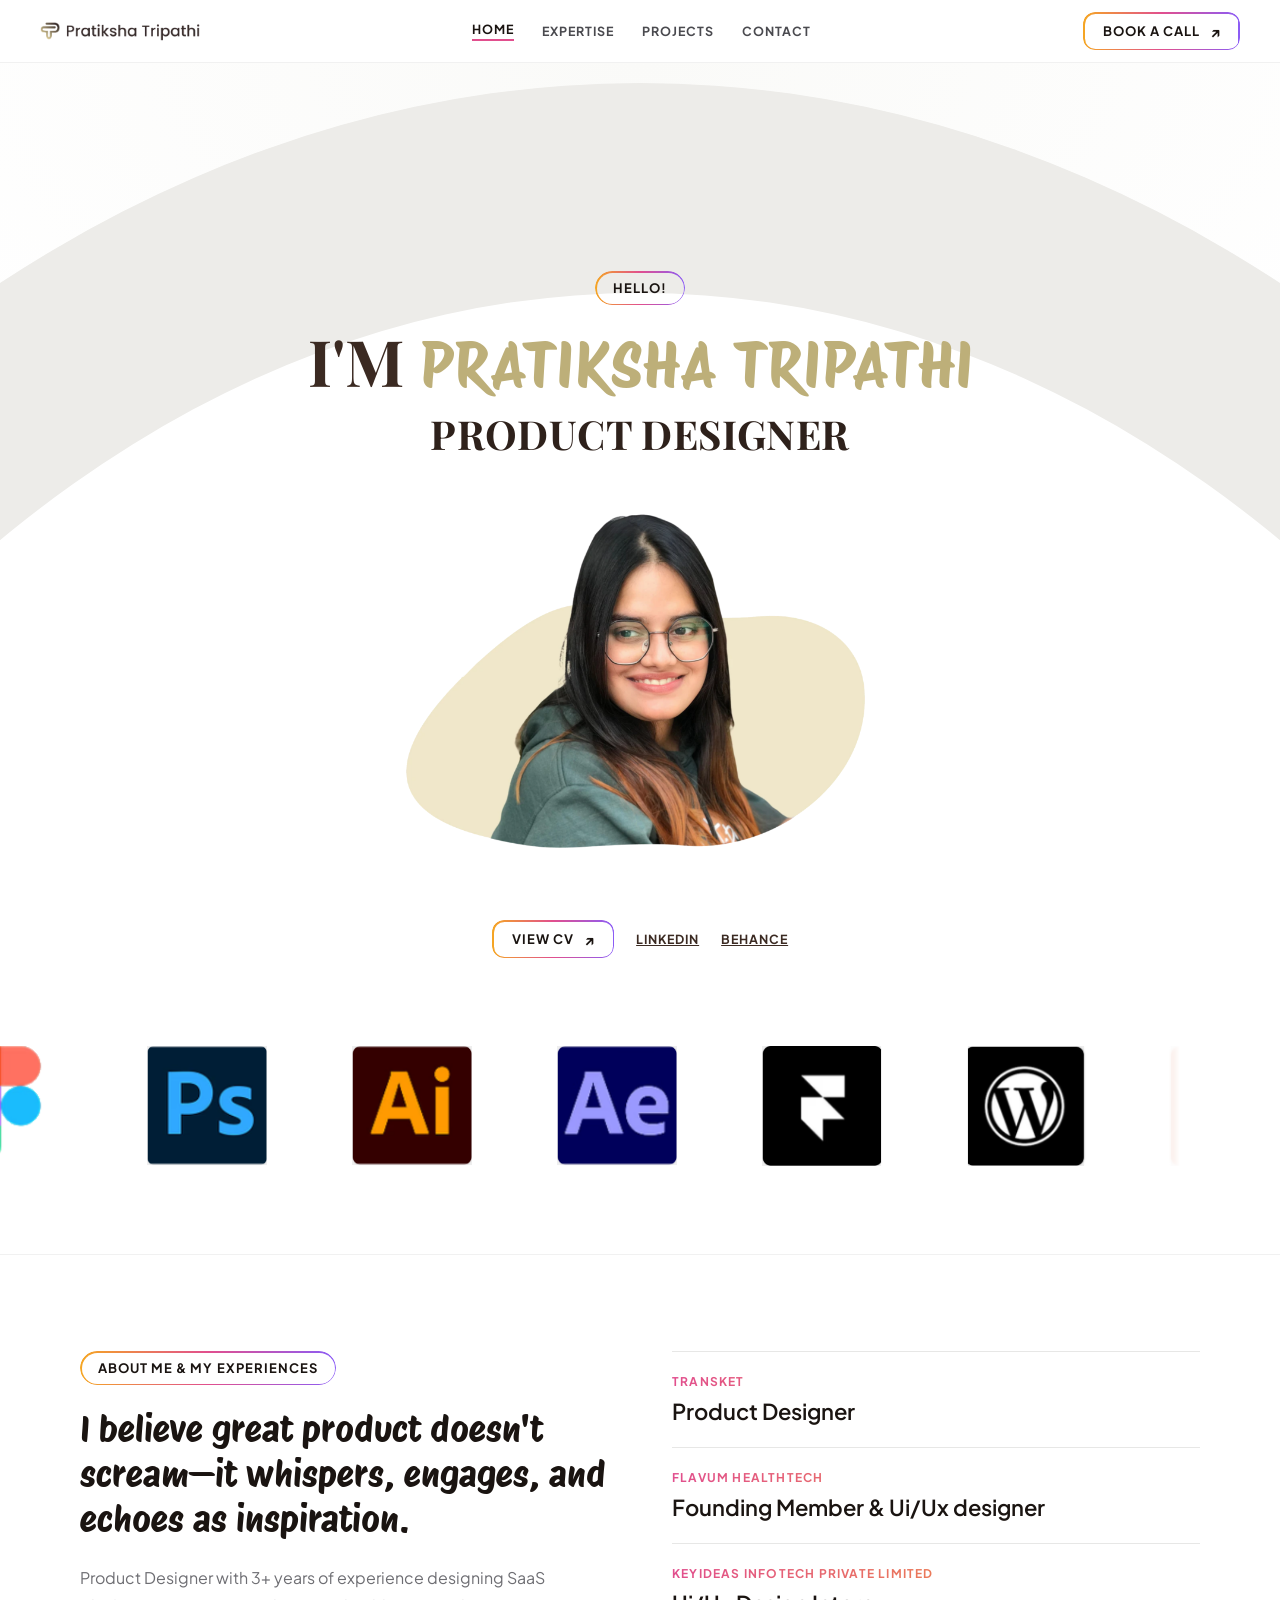
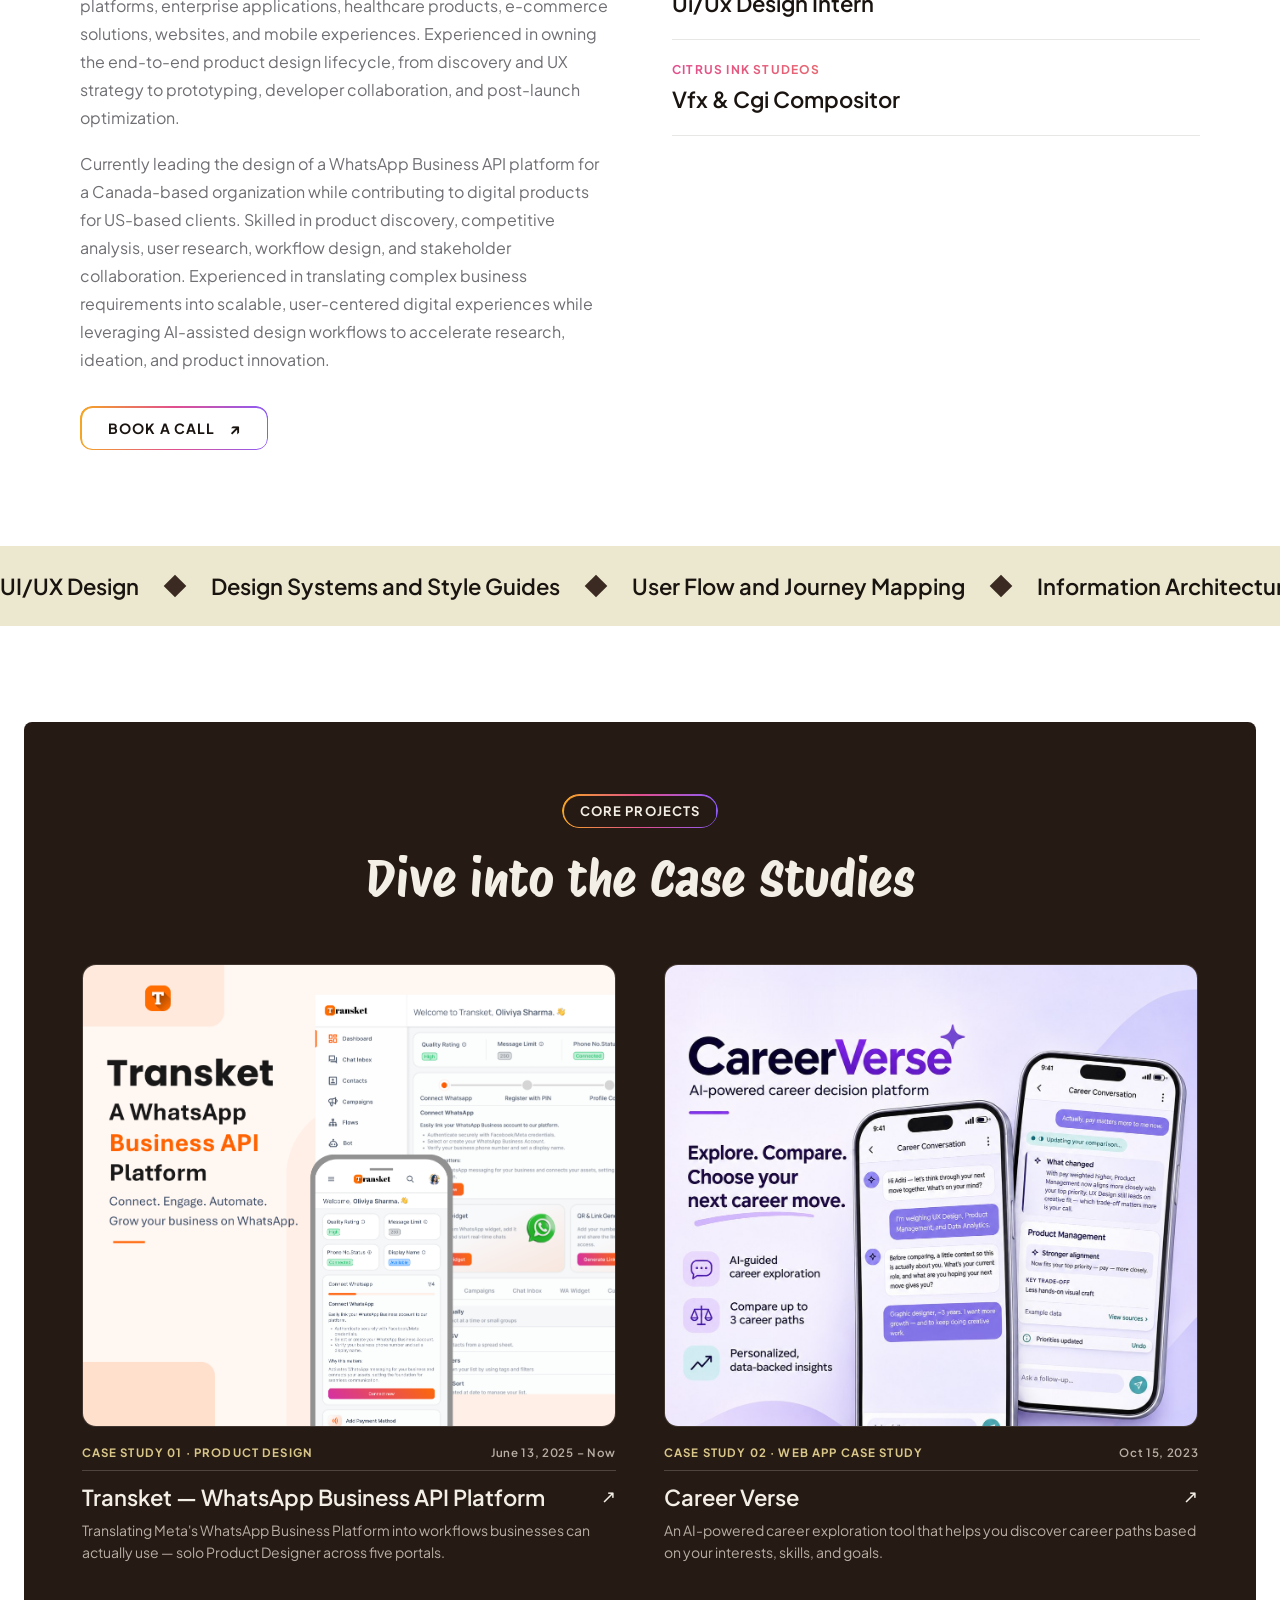
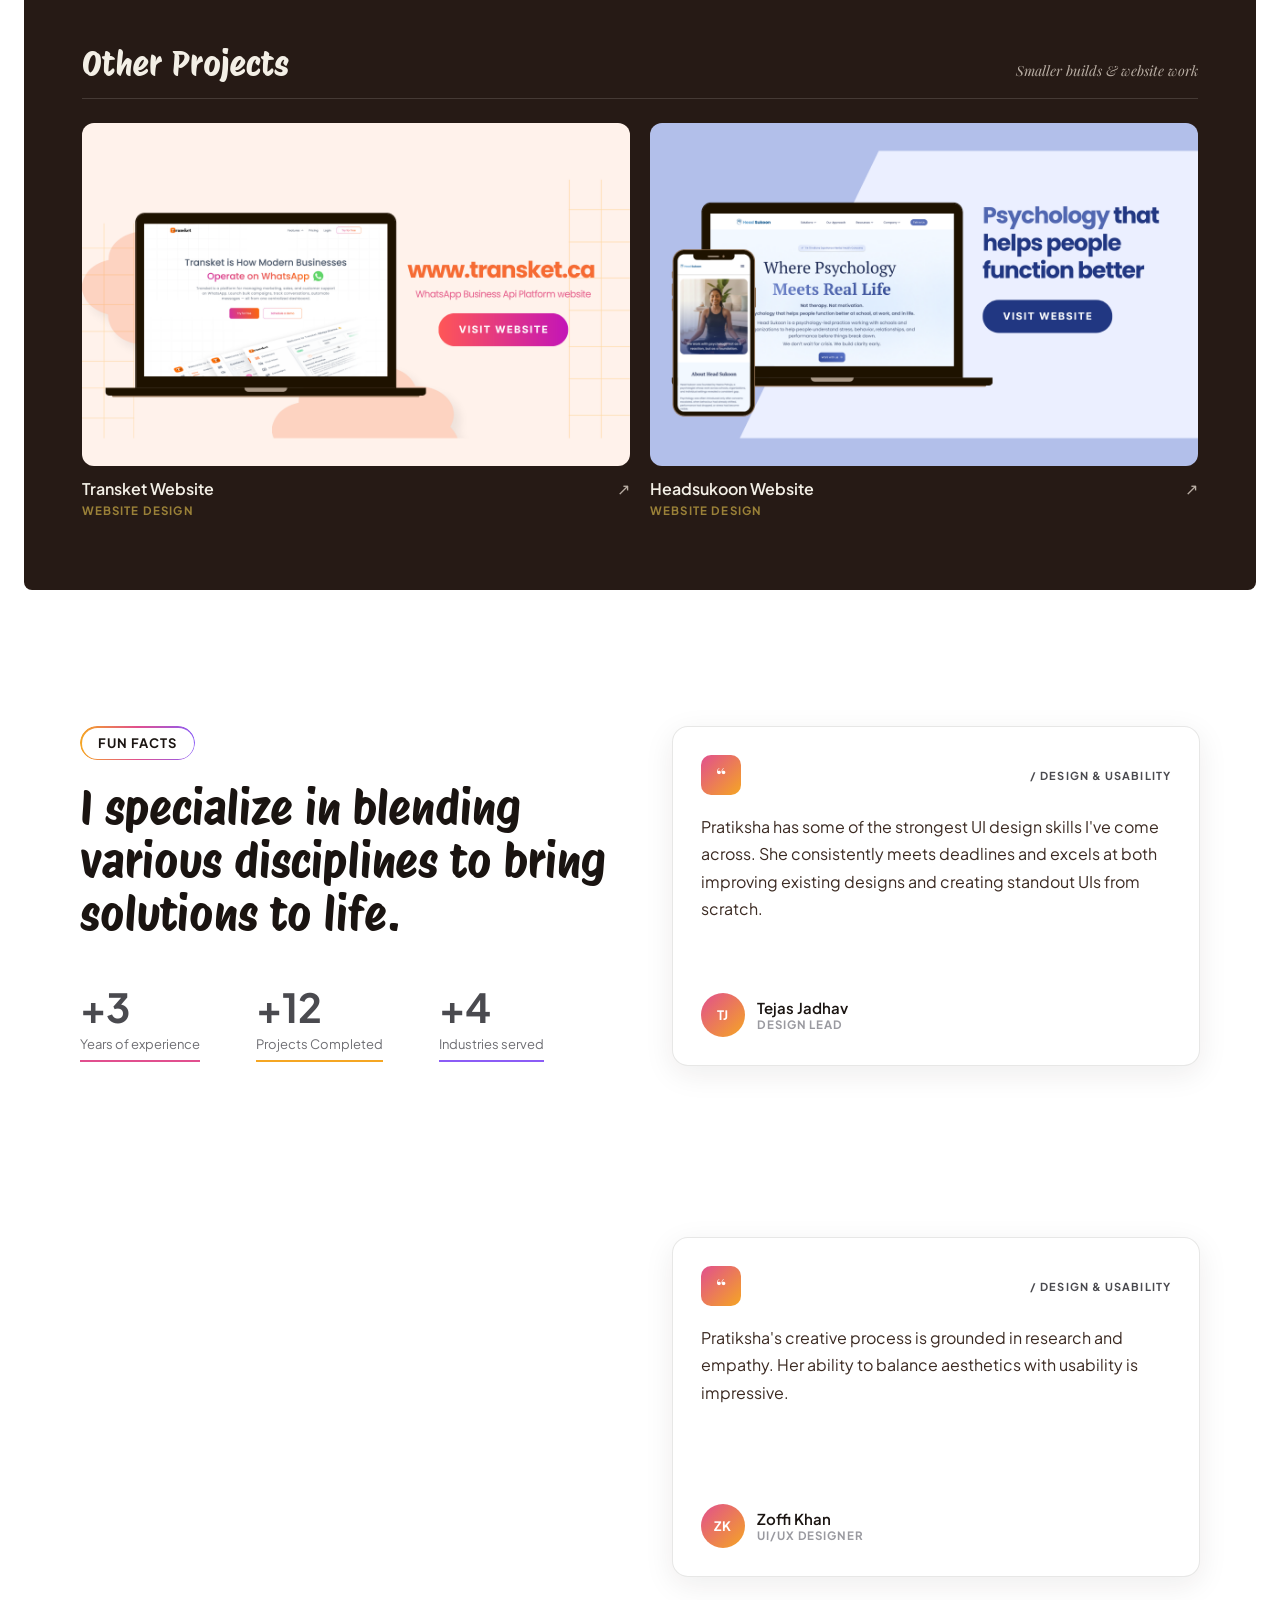
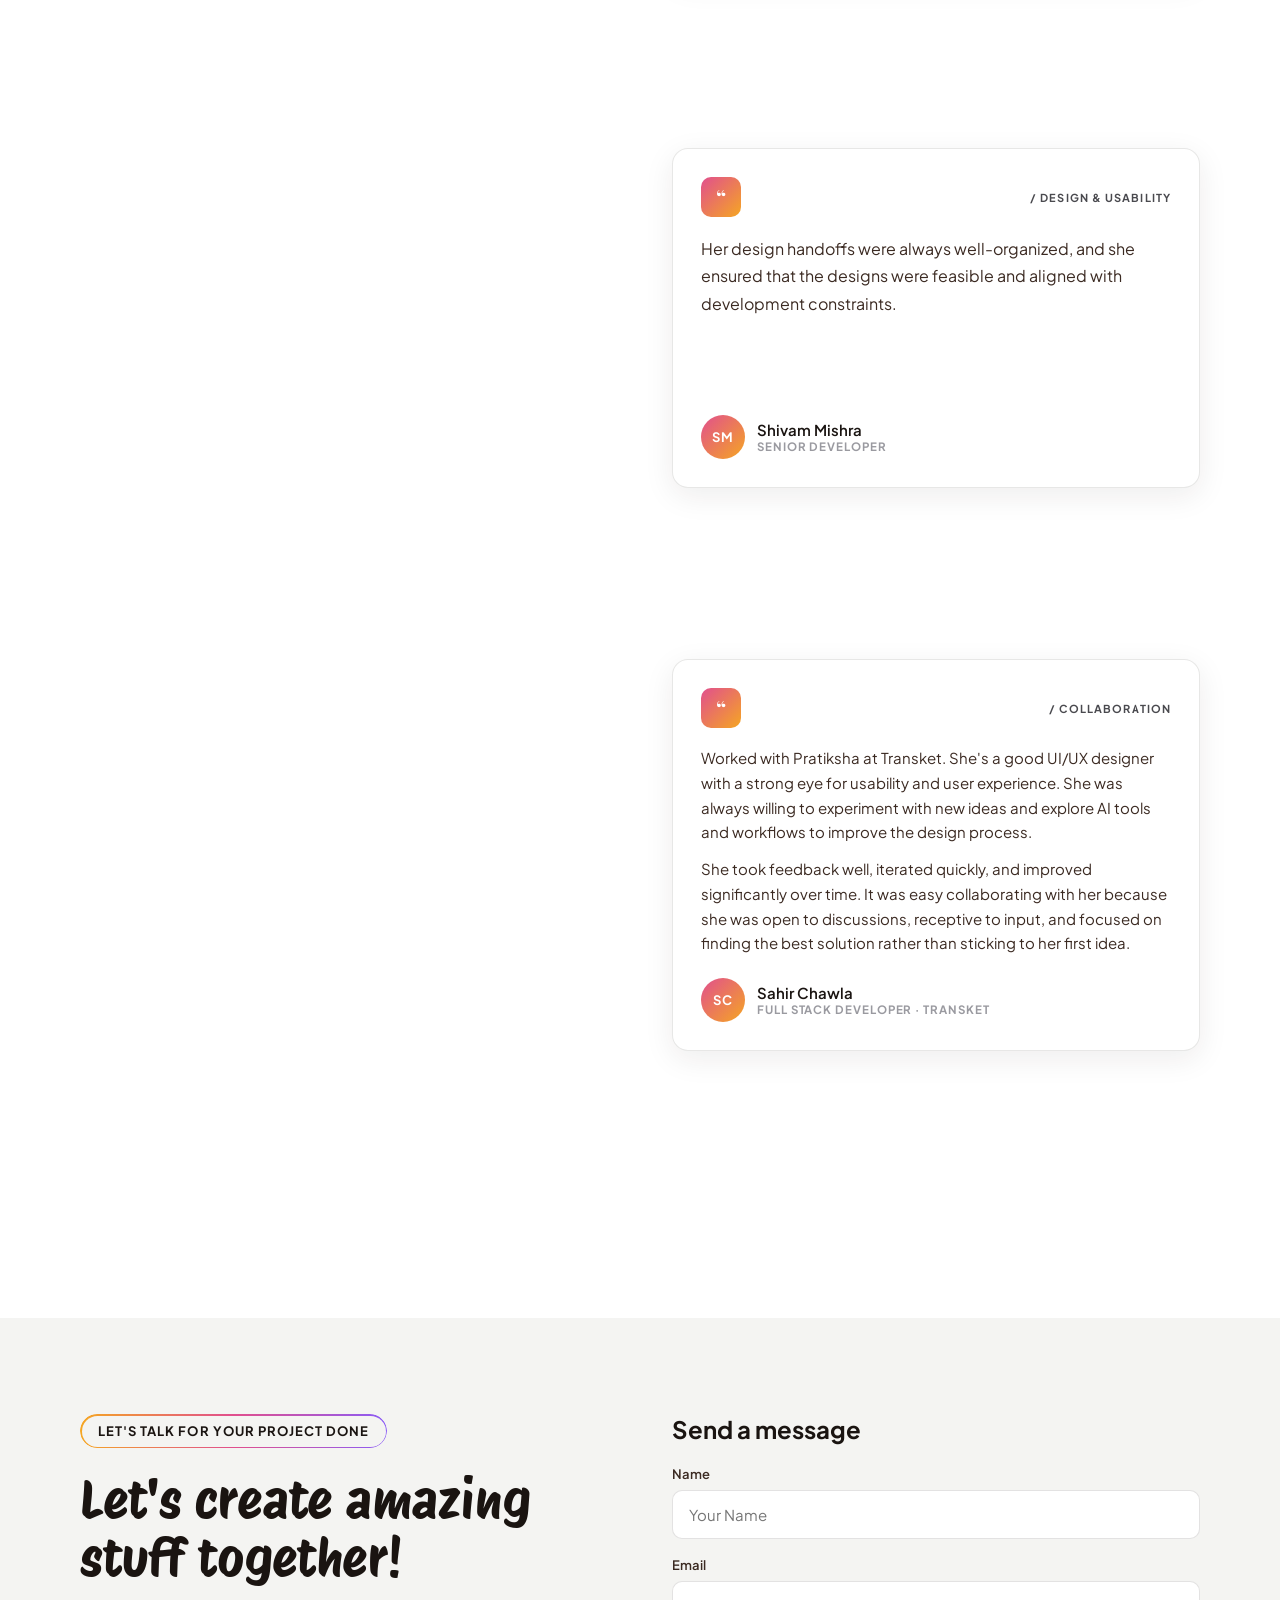
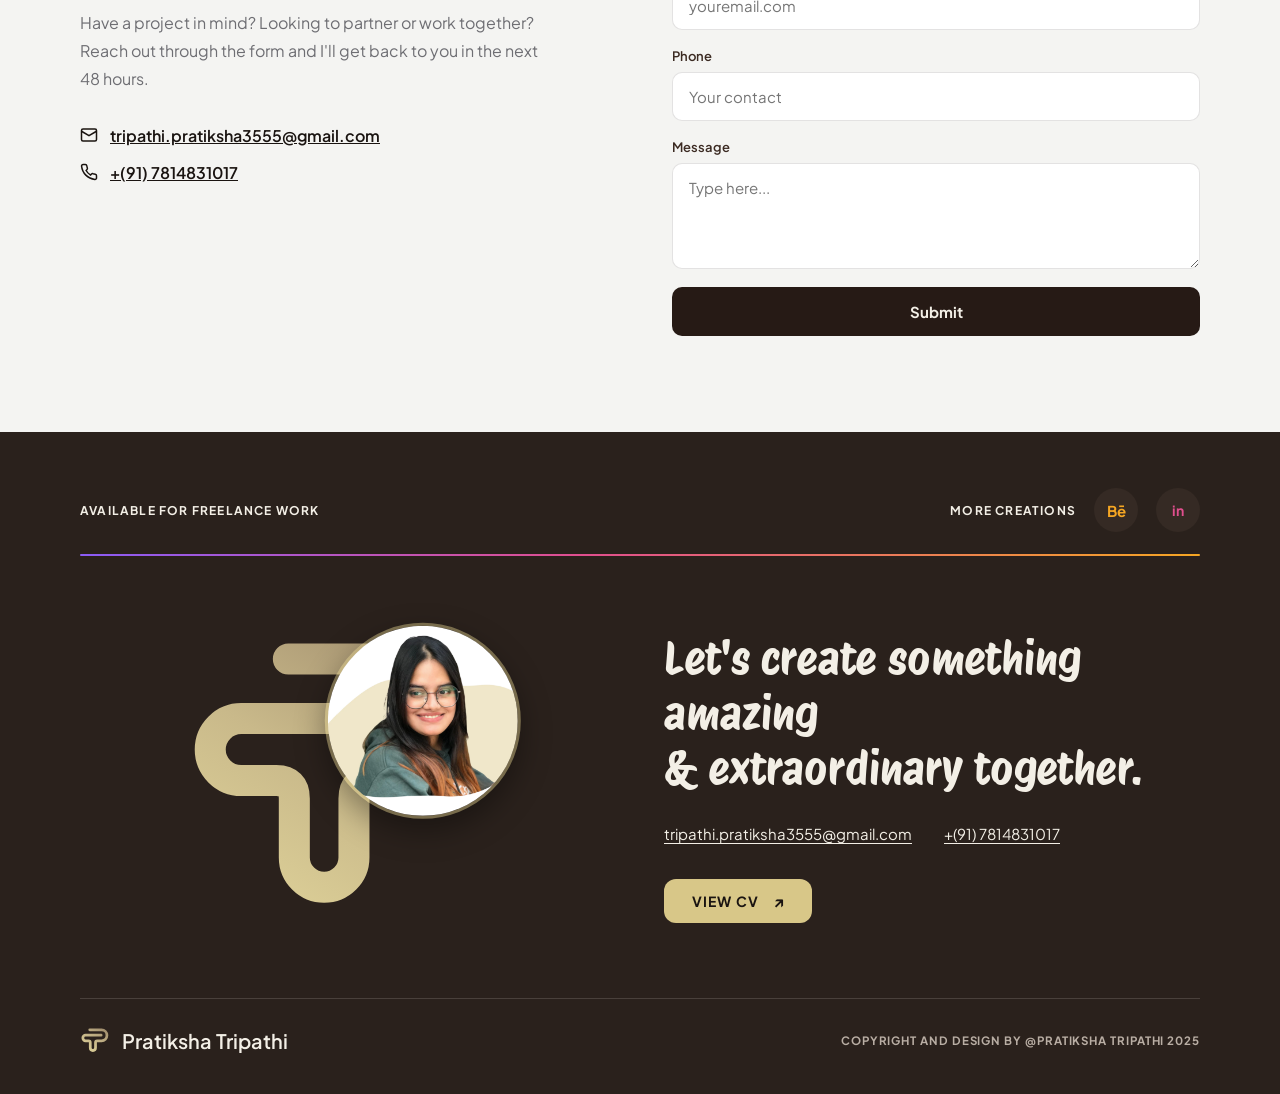
<file: index.html>
<!DOCTYPE html>
<html>
<head>
<meta charset="utf-8">
<meta name="viewport" content="width=device-width, initial-scale=1">
<title>Pratiksha Tripathi Portfolio</title>
<link rel="stylesheet" href="https://fonts.googleapis.com/css2?family=Caveat:wght@700&family=Permanent+Marker&family=Playfair+Display:ital,wght@0,500;0,600;0,700;0,800;1,500&family=Plus+Jakarta+Sans:ital,wght@0,400;0,500;0,600;0,700;0,800;1,400&family=Protest+Riot&display=swap">
<style id="share-shim">
x-dc, helmet, sc-if { display: contents; }
x-import[component-from-global-scope$=".Button"] {
  position: relative; display: inline-flex; align-items: center; gap: 14px; box-sizing: border-box;
  height: 44px; padding: 0 28px; border-radius: 12px; cursor: pointer; white-space: nowrap;
  font: 700 14px/1 'Plus Jakarta Sans', sans-serif; letter-spacing: 0.08em; text-transform: uppercase; color: #1A1411;
}
x-import[component-from-global-scope$=".Button"]:focus-visible { outline: 2px solid #E14F8E; outline-offset: 3px; }
x-import[component-from-global-scope$=".Button"][size="sm"] { height: 38px; padding: 0 20px; gap: 10px; font-size: 13px; }
x-import[component-from-global-scope$=".Button"][variant="outline"]::before {
  content: ""; position: absolute; inset: 0; padding: 1.5px; border-radius: inherit;
  background: linear-gradient(90deg, #F5A623, #E14F8E 50%, #8B5CF6);
  -webkit-mask: linear-gradient(#000 0 0) content-box, linear-gradient(#000 0 0); -webkit-mask-composite: xor;
  mask: linear-gradient(#000 0 0) content-box exclude, linear-gradient(#000 0 0); pointer-events: none;
}
x-import[component-from-global-scope$=".Button"][variant="gold"] { background: #D8C788; }
x-import[component-from-global-scope$=".Button"][variant="ghost"] { padding: 0 4px; text-decoration: underline; text-underline-offset: 4px; }
x-import[component-from-global-scope$=".Button"][arrow]::after { content: "\2197"; font-size: 1.15em; letter-spacing: 0; }
x-import[component-from-global-scope$=".Avatar"] {
  display: inline-flex; align-items: center; justify-content: center; width: 44px; height: 44px; flex-shrink: 0; border-radius: 50%;
  background: linear-gradient(135deg, #E14F8E, #F5A623); color: #fff; font: 700 13px/1 'Plus Jakarta Sans', sans-serif; letter-spacing: 0.04em;
}
.share-video { display: flex; flex-direction: column; align-items: center; justify-content: center; gap: 10px; width: 100%; height: 100%;
  text-decoration: none; color: #F3EFE6; font: 700 12.5px/1.2 'Plus Jakarta Sans', sans-serif; letter-spacing: 0.08em; text-transform: uppercase;
  background: radial-gradient(circle at 50% 40%, #3B2A22, #1A1411 70%); }
.share-video span.play { width: 52px; height: 52px; border-radius: 50%; display: grid; place-items: center; font-size: 18px; letter-spacing: 0;
  background: linear-gradient(135deg, #E14F8E, #F5A623); color: #fff; }
.share-video:hover span.play { transform: scale(1.06); }
.share-video:focus-visible { outline: 2px solid #E14F8E; outline-offset: -4px; }

[data-hv="1"]:hover{color:#1A1411 !important}
[data-hv="2"]:hover{color:#1A1411 !important}
[data-hv="3"]:hover{color:#1A1411 !important}
[data-hv="4"]:hover{transform:scale(1.02) !important}
[data-hv="5"]:hover{transform:scale(1.02) !important}
[data-hv="6"]:hover{background:#3B2A22 !important}
[data-hv="7"]:hover{background:#3F332C !important}
[data-hv="8"]:hover{background:#3F332C !important}
[data-hv="9"]:hover{color:#D8C788 !important}
[data-hv="10"]:hover{color:#D8C788 !important}
</style>

<script>
document.addEventListener('DOMContentLoaded', function () {
  document.querySelectorAll('x-import[component-from-global-scope$=".Button"]').forEach(function (b) {
    var href = b.getAttribute('href');
    b.setAttribute('role', 'link'); b.tabIndex = 0;
    function go() {
      if (!href || href === '#') return;
      if (b.getAttribute('target') === '_blank' || /^https?:/.test(href)) { var a = document.createElement('a'); a.href = href; a.target = '_blank'; a.rel = 'noopener'; document.body.appendChild(a); a.click(); a.remove(); }
      else location.href = href;
    }
    b.addEventListener('click', go);
    b.addEventListener('keydown', function (e) { if (e.key === 'Enter') go(); });
  });
  document.querySelectorAll('x-import[component-from-global-scope$=".Avatar"]').forEach(function (a) {
    a.textContent = (a.getAttribute('name') || '').split(/\s+/).map(function (w) { return w[0] || ''; }).join('').slice(0, 2).toUpperCase();
  });
  var bar = document.getElementById('share-progress');
  var tocIds = Array.prototype.map.call(document.querySelectorAll('[data-toc]'), function (el) { return el.getAttribute('data-toc'); })
    .filter(function (v, i, arr) { return arr.indexOf(v) === i; });
  function onScroll() {
    var doc = document.documentElement, max = doc.scrollHeight - window.innerHeight;
    if (bar) bar.style.width = (max > 0 ? Math.min(100, Math.max(0, window.scrollY / max * 100)) : 0) + '%';
    if (!tocIds.length) return;
    var active = '', y = window.scrollY + 140;
    tocIds.forEach(function (id) { var el = document.getElementById(id); if (el && el.offsetTop <= y) active = id; });
    document.querySelectorAll('[data-toc]').forEach(function (el) {
      var on = el.getAttribute('data-toc') === active;
      el.style.color = el.getAttribute('data-toc-part') === 'num' ? (on ? '#E14F8E' : '#B5984E') : (on ? '#1A1411' : '#6E6E73');
    });
  }
  window.addEventListener('scroll', onScroll, { passive: true }); onScroll();
  var form = document.querySelector('form[data-share-form]');
  if (form) form.addEventListener('submit', function (e) {
    e.preventDefault();
    var btn = form.querySelector('[type="submit"]');
    var status = form.querySelector('[data-form-status]');
    if (!status) { status = document.createElement('p'); status.setAttribute('data-form-status', ''); status.setAttribute('role', 'status');
      status.style.cssText = "margin:0;font-family:'Plus Jakarta Sans',sans-serif;font-size:14px;line-height:1.5;color:#3B2A22"; form.appendChild(status); }
    var data = {}; new FormData(form).forEach(function (v, k) { data[k] = v; });
    data._subject = 'New message from your portfolio: ' + (data.name || '');
    data._template = 'table';
    if (btn) { btn.disabled = true; btn.textContent = 'Sending...'; }
    status.textContent = '';
    fetch('https://formsubmit.co/ajax/tripathi.pratiksha3555@gmail.com', {
      method: 'POST', headers: { 'Content-Type': 'application/json', 'Accept': 'application/json' }, body: JSON.stringify(data)
    }).then(function (r) { if (!r.ok) throw new Error(); return r.json(); })
      .then(function (j) { if (j && (j.success === false || j.success === 'false')) throw new Error();
        form.reset(); if (btn) btn.textContent = 'Sent'; status.textContent = 'Thanks! Your message is on its way. I\'ll get back to you soon.'; })
      .catch(function () { if (btn) { btn.disabled = false; btn.textContent = 'Submit'; }
        status.textContent = 'Sorry, the message could not be sent. Please email tripathi.pratiksha3555@gmail.com directly.'; });
  });
});
</script>
</head>
<body>
<x-dc>
<helmet>
  <meta name="viewport" content="width=device-width, initial-scale=1">
  <link rel="preconnect" href="https://fonts.gstatic.com" crossorigin="anonymous">
  
  <style>
/* Eyebrow — mirrors the "Eyebrow" component in the Figma file "Pratiksha's Portfolio".
   Pill, 34px tall, 1.5px Signature gradient stroke (amber → pink → violet), transparent fill. */
:root {
  --pt-gradient-signature: linear-gradient(90deg, #F5A623 0%, #E14F8E 50%, #8B5CF6 100%);
  --pt-text-primary: #1A1411;
  --pt-text-on-dark: #F3EFE6;
}

.pt-eyebrow {
  position: relative;
  display: inline-flex;
  align-items: center;
  box-sizing: border-box;
  height: 34px;
  padding: 0 18px;
  border-radius: 999px;
  background: transparent;
  font-family: 'Plus Jakarta Sans', sans-serif;
  font-size: 13px;
  font-weight: 700;
  line-height: 1;
  letter-spacing: 0.08em;
  text-transform: uppercase;
  white-space: nowrap;
  color: var(--pt-text-primary);
}

/* Gradient stroke drawn on a masked pseudo-element so the fill stays transparent on any surface. */
.pt-eyebrow::before {
  content: "";
  position: absolute;
  inset: 0;
  padding: 1.5px;
  border-radius: inherit;
  background: var(--pt-gradient-signature);
  -webkit-mask: linear-gradient(#000 0 0) content-box, linear-gradient(#000 0 0);
  -webkit-mask-composite: xor;
  mask: linear-gradient(#000 0 0) content-box exclude, linear-gradient(#000 0 0);
  pointer-events: none;
}

.pt-eyebrow--on-dark { color: var(--pt-text-on-dark); }

@media (max-width: 480px) {
  .pt-eyebrow { white-space: normal; height: auto; min-height: 34px; padding: 8px 16px; line-height: 1.3; }
}

</style>
  <style>
    html { scroll-behavior: smooth; }
    body { margin: 0; background: #FFFFFF; -webkit-font-smoothing: antialiased; }
    a { color: #3B2A22; }
    a:hover { color: #E14F8E; }
    a:focus-visible, button:focus-visible, input:focus-visible, textarea:focus-visible { outline: 2px solid #8B5CF6; outline-offset: 3px; border-radius: 4px; }
    /* DS Button pills: keep two-word labels on one line */
    nav a, header a, footer a, section a { white-space: nowrap; }
    #projects a, #projects a * { white-space: normal; }
    @media (max-width: 960px) {
      nav[aria-label="Portfolio"] > div { flex-wrap: nowrap; overflow-x: auto; -webkit-overflow-scrolling: touch; }
      nav[aria-label="Portfolio"] > div > div { gap: 16px; flex-shrink: 0; }
      nav[aria-label="Portfolio"] x-import { flex-shrink: 0; }
    }
    section[id] { scroll-margin-top: 84px; }
    @keyframes pt-marquee { from { transform: translateX(0); } to { transform: translateX(-50%); } }
    /* Tools marquee: slot width sets how many logos are visible across the strip */
    .pt-tool { width: 16vw; display: flex; align-items: center; justify-content: center; flex-shrink: 0; }
    @media (max-width: 900px) { .pt-tool { width: 22vw; } }
    @media (max-width: 600px) { .pt-tool { width: 33vw; } }
    @media (prefers-reduced-motion: reduce) {
      html { scroll-behavior: auto; }
      * { animation: none !important; transition: none !important; }
    }
  </style>
</helmet>

<!-- ============ GLOBAL NAV ============ -->
<nav aria-label="Portfolio" style="position:sticky;top:0;z-index:110;background:rgba(255,255,255,0.94);backdrop-filter:blur(10px);border-bottom:1px solid rgba(26,20,17,0.06)">
  <div style="max-width:1200px;margin:0 auto;padding:12px 24px;display:flex;align-items:center;justify-content:space-between;gap:16px;flex-wrap:wrap">
    <a href="#top" aria-label="Pratiksha Tripathi — home" style="display:flex;align-items:center;text-decoration:none"><img src="assets/logo-lockup-trim.png" alt="Pratiksha Tripathi" style="height:19px;width:auto;display:block"></a>
    <div style="display:flex;gap:28px;flex-wrap:wrap;align-items:center;font-family:'Plus Jakarta Sans',sans-serif;font-size:12.5px;font-weight:700;letter-spacing:0.08em;text-transform:uppercase">
      <a href="#top" style="color:#1A1411;text-decoration:none;border-bottom:2px solid #E14F8E;padding-bottom:2px" aria-current="page">Home</a>
      <a href="#about" style="color:#4A4A4F;text-decoration:none" data-hv="1">Expertise</a>
      <a href="#projects" style="color:#4A4A4F;text-decoration:none" data-hv="2">Projects</a>
      <a href="#contact" style="color:#4A4A4F;text-decoration:none" data-hv="3">Contact</a>
    </div>
    <x-import component-from-global-scope="PratikshaTripathiDesignSystem_4e2eff.Button" variant="outline" size="sm" arrow href="#contact" hint-size="auto,38px">Book a call</x-import>
  </div>
</nav>

<!-- ============ HERO ============ -->
<header id="top" data-screen-label="Hero" style="position:relative;overflow:hidden;padding:128px 24px 56px;background:radial-gradient(120% 70% at 50% 0%, #FAFAF8 0%, #FFFFFF 55%)">
  <div aria-hidden="true" style="position:absolute;left:50%;top:20px;transform:translateX(-50%);width:240vw;height:4400px;border-radius:50%;border:210px solid #EDECE9;background:#FFFFFF;box-sizing:border-box;pointer-events:none;z-index:0"></div>
  <div style="position:relative;z-index:1;max-width:880px;margin:80px auto 0;display:flex;flex-direction:column;align-items:center;text-align:center">
    <span class="pt-eyebrow">Hello!</span>
    <h1 style="margin:22px 0 0;line-height:1.05">
      <span style="font-family:'Playfair Display',Georgia,serif;font-weight:700;font-size:clamp(40px,6.5vw,64px);color:#3B2A22">I'M </span>
      <span style="font-family:'Protest Riot',sans-serif;font-weight:400;font-size:clamp(40px,6.5vw,64px);color:#BDAF79;letter-spacing:0">PRATIKSHA TRIPATHI</span>
      <span style="display:block;font-family:'Playfair Display',Georgia,serif;font-weight:700;font-size:clamp(26px,4vw,40px);color:#2E211B;margin-top:12px;letter-spacing:0.01em;line-height:1.2">PRODUCT DESIGNER</span>
    </h1>
    <div style="position:relative;margin-top:36px;width:min(520px,86vw);display:flex;justify-content:center">
      <img src="assets/headshot-cutout.png" alt="Portrait of Pratiksha Tripathi" style="width:100%;height:auto;display:block">
    </div>
    <div style="display:flex;gap:22px;align-items:center;flex-wrap:wrap;justify-content:center;margin-top:34px">
      <x-import component-from-global-scope="PratikshaTripathiDesignSystem_4e2eff.Button" variant="outline" size="sm" arrow href="cv.html" target="_blank" rel="noopener" hint-size="auto,40px">View CV</x-import>
      <a href="https://www.linkedin.com/" style="font-family:'Plus Jakarta Sans';font-size:12.5px;font-weight:700;letter-spacing:0.08em;text-transform:uppercase;color:#3B2A22">Linkedin</a>
      <a href="https://www.behance.net/" style="font-family:'Plus Jakarta Sans';font-size:12.5px;font-weight:700;letter-spacing:0.08em;text-transform:uppercase;color:#3B2A22">Behance</a>
    </div>
    <div aria-label="Tools I use" style="position:relative;width:100vw;margin-left:calc(50% - 50vw);margin-top:88px;margin-bottom:32px;overflow:hidden;-webkit-mask:linear-gradient(90deg,transparent 0,#000 5%,#000 95%,transparent 100%);mask:linear-gradient(90deg,transparent 0,#000 5%,#000 95%,transparent 100%)">
      <div style="display:flex;width:max-content;animation:pt-marquee 30s linear infinite">
        <div style="display:flex">
          <div class="pt-tool"><img src="assets/tools/figma.png" alt="Figma" style="width:120px;height:120px;object-fit:contain;display:block"></div>
          <div class="pt-tool"><img src="assets/tools/ps.png" alt="Adobe Photoshop" style="width:120px;height:120px;object-fit:contain;display:block"></div>
          <div class="pt-tool"><img src="assets/tools/ai.png" alt="Adobe Illustrator" style="width:120px;height:120px;object-fit:contain;display:block"></div>
          <div class="pt-tool"><img src="assets/tools/ae.png" alt="Adobe After Effects" style="width:120px;height:120px;object-fit:contain;display:block"></div>
          <div class="pt-tool"><img src="assets/tools/framer.png" alt="Framer" style="width:120px;height:120px;object-fit:contain;display:block"></div>
          <div class="pt-tool"><img src="assets/tools/wordpress.png" alt="WordPress" style="width:120px;height:120px;object-fit:contain;display:block"></div>
          <div class="pt-tool"><img src="assets/tools/palette.png" alt="Graphic design" style="width:120px;height:120px;object-fit:contain;display:block"></div>
        </div>
        <div style="display:flex" aria-hidden="true">
          <div class="pt-tool"><img src="assets/tools/figma.png" alt="" style="width:120px;height:120px;object-fit:contain;display:block"></div>
          <div class="pt-tool"><img src="assets/tools/ps.png" alt="" style="width:120px;height:120px;object-fit:contain;display:block"></div>
          <div class="pt-tool"><img src="assets/tools/ai.png" alt="" style="width:120px;height:120px;object-fit:contain;display:block"></div>
          <div class="pt-tool"><img src="assets/tools/ae.png" alt="" style="width:120px;height:120px;object-fit:contain;display:block"></div>
          <div class="pt-tool"><img src="assets/tools/framer.png" alt="" style="width:120px;height:120px;object-fit:contain;display:block"></div>
          <div class="pt-tool"><img src="assets/tools/wordpress.png" alt="" style="width:120px;height:120px;object-fit:contain;display:block"></div>
          <div class="pt-tool"><img src="assets/tools/palette.png" alt="" style="width:120px;height:120px;object-fit:contain;display:block"></div>
        </div>
      </div>
      <div aria-hidden="true" style="position:absolute;top:0;bottom:0;left:0;width:110px;backdrop-filter:blur(1.75px);-webkit-backdrop-filter:blur(1.75px);-webkit-mask:linear-gradient(90deg,#000,transparent);mask:linear-gradient(90deg,#000,transparent);pointer-events:none"></div>
      <div aria-hidden="true" style="position:absolute;top:0;bottom:0;right:0;width:110px;backdrop-filter:blur(1.75px);-webkit-backdrop-filter:blur(1.75px);-webkit-mask:linear-gradient(270deg,#000,transparent);mask:linear-gradient(270deg,#000,transparent);pointer-events:none"></div>
    </div>
  </div>
</header>

<!-- ============ ABOUT / EXPERIENCE ============ -->
<section id="about" data-screen-label="About and experience" style="padding:96px 24px 96px;border-top:1px solid rgba(26,20,17,0.06)">
  <div style="max-width:1120px;margin:0 auto;display:grid;grid-template-columns:repeat(auto-fit,minmax(320px,1fr));gap:64px;align-items:start">
    <div>
      <span class="pt-eyebrow">About me &amp; my experiences</span>
      <h2 style="margin:22px 0 22px;font-family:'Protest Riot',sans-serif;font-weight:400;font-size:clamp(28px,3.4vw,36px);line-height:1.25;color:#1A1411">I believe great product doesn't scream—it whispers, engages, and echoes as inspiration.</h2>
      <p style="margin:0 0 18px;font-family:'Plus Jakarta Sans',sans-serif;font-size:16px;line-height:1.75;color:#6E6E73">Product Designer with 3+ years of experience designing SaaS platforms, enterprise applications, healthcare products, e-commerce solutions, websites, and mobile experiences. Experienced in owning the end-to-end product design lifecycle, from discovery and UX strategy to prototyping, developer collaboration, and post-launch optimization.</p>
      <p style="margin:0 0 32px;font-family:'Plus Jakarta Sans',sans-serif;font-size:16px;line-height:1.75;color:#6E6E73">Currently leading the design of a WhatsApp Business API platform for a Canada-based organization while contributing to digital products for US-based clients. Skilled in product discovery, competitive analysis, user research, workflow design, and stakeholder collaboration. Experienced in translating complex business requirements into scalable, user-centered digital experiences while leveraging AI-assisted design workflows to accelerate research, ideation, and product innovation.</p>
      <x-import component-from-global-scope="PratikshaTripathiDesignSystem_4e2eff.Button" variant="outline" arrow href="#contact" hint-size="auto,44px">Book a call</x-import>
    </div>
    <div style="display:grid;gap:0">
      <div style="padding:22px 0;border-top:1px solid rgba(26,20,17,0.1)">
        <div style="font-family:'Plus Jakarta Sans';font-size:12px;font-weight:700;letter-spacing:0.1em;text-transform:uppercase;background:linear-gradient(90deg,#E14F8E,#F5A623);-webkit-background-clip:text;background-clip:text;color:transparent;margin-bottom:8px">Transket</div>
        <div style="font-family:'Plus Jakarta Sans';font-size:22px;font-weight:600;color:#1A1411">Product Designer</div>
      </div>
      <div style="padding:22px 0;border-top:1px solid rgba(26,20,17,0.1)">
        <div style="font-family:'Plus Jakarta Sans';font-size:12px;font-weight:700;letter-spacing:0.1em;text-transform:uppercase;background:linear-gradient(90deg,#E14F8E,#F5A623);-webkit-background-clip:text;background-clip:text;color:transparent;margin-bottom:8px">Flavum Healthtech</div>
        <div style="font-family:'Plus Jakarta Sans';font-size:22px;font-weight:600;color:#1A1411">Founding Member &amp; Ui/Ux designer</div>
      </div>
      <div style="padding:22px 0;border-top:1px solid rgba(26,20,17,0.1)">
        <div style="font-family:'Plus Jakarta Sans';font-size:12px;font-weight:700;letter-spacing:0.1em;text-transform:uppercase;background:linear-gradient(90deg,#E14F8E,#F5A623);-webkit-background-clip:text;background-clip:text;color:transparent;margin-bottom:8px">Keyideas Infotech Private Limited</div>
        <div style="font-family:'Plus Jakarta Sans';font-size:22px;font-weight:600;color:#1A1411">Ui/Ux Design Intern</div>
      </div>
      <div style="padding:22px 0;border-top:1px solid rgba(26,20,17,0.1);border-bottom:1px solid rgba(26,20,17,0.1)">
        <div style="font-family:'Plus Jakarta Sans';font-size:12px;font-weight:700;letter-spacing:0.1em;text-transform:uppercase;background:linear-gradient(90deg,#E14F8E,#F5A623);-webkit-background-clip:text;background-clip:text;color:transparent;margin-bottom:8px">Citrus Ink Studeos</div>
        <div style="font-family:'Plus Jakarta Sans';font-size:22px;font-weight:600;color:#1A1411">Vfx &amp; Cgi Compositor</div>
      </div>
    </div>
  </div>
</section>

<!-- ============ SKILLS MARQUEE ============ -->
<section aria-label="Skills" data-screen-label="Skills strip" style="background:#ECE8CF;padding:0">
  <div style="background:#ECE8CF;overflow:hidden;padding:26px 0" data-om-raster="true">
    <div style="display:flex;gap:0;width:max-content;animation:pt-marquee 28s linear infinite">
      <div style="display:flex;gap:28px;align-items:center;padding-right:28px;font-family:'Plus Jakarta Sans';font-size:clamp(16px,2vw,22px);font-weight:600;color:#1A1411;white-space:nowrap">
        <span>UI/UX Design</span><span aria-hidden="true" style="width:16px;height:16px;background:#3B2A22;transform:rotate(45deg);flex-shrink:0"></span>
        <span>Design Systems and Style Guides</span><span aria-hidden="true" style="width:16px;height:16px;background:#3B2A22;transform:rotate(45deg);flex-shrink:0"></span>
        <span>User Flow and Journey Mapping</span><span aria-hidden="true" style="width:16px;height:16px;background:#3B2A22;transform:rotate(45deg);flex-shrink:0"></span>
        <span>Information Architecture</span><span aria-hidden="true" style="width:16px;height:16px;background:#3B2A22;transform:rotate(45deg);flex-shrink:0"></span>
        <span>Interactive prototyping</span><span aria-hidden="true" style="width:16px;height:16px;background:#3B2A22;transform:rotate(45deg);flex-shrink:0"></span>
        <span>Product Thinking</span><span aria-hidden="true" style="width:16px;height:16px;background:#3B2A22;transform:rotate(45deg);flex-shrink:0"></span>
      </div>
      <div aria-hidden="true" style="display:flex;gap:28px;align-items:center;padding-right:28px;font-family:'Plus Jakarta Sans';font-size:clamp(16px,2vw,22px);font-weight:600;color:#1A1411;white-space:nowrap">
        <span>UI/UX Design</span><span style="width:16px;height:16px;background:#3B2A22;transform:rotate(45deg);flex-shrink:0"></span>
        <span>Design Systems and Style Guides</span><span style="width:16px;height:16px;background:#3B2A22;transform:rotate(45deg);flex-shrink:0"></span>
        <span>User Flow and Journey Mapping</span><span style="width:16px;height:16px;background:#3B2A22;transform:rotate(45deg);flex-shrink:0"></span>
        <span>Information Architecture</span><span style="width:16px;height:16px;background:#3B2A22;transform:rotate(45deg);flex-shrink:0"></span>
        <span>Interactive prototyping</span><span style="width:16px;height:16px;background:#3B2A22;transform:rotate(45deg);flex-shrink:0"></span>
        <span>Product Thinking</span><span style="width:16px;height:16px;background:#3B2A22;transform:rotate(45deg);flex-shrink:0"></span>
      </div>
    </div>
  </div>
</section>

<!-- ============ PROJECTS (dark) ============ -->
<section id="projects" data-screen-label="Projects" style="background:#FFFFFF;padding:96px 24px">
  <div style="max-width:1180px;margin:0 auto;background:#261A15;border-radius:8px;padding:clamp(32px,6vw,72px) clamp(20px,4.5vw,64px)">
    <div style="display:flex;flex-direction:column;align-items:center;text-align:center">
      <span class="pt-eyebrow pt-eyebrow--on-dark">Core projects</span>
      <h2 style="margin:20px 0 0;font-family:'Protest Riot',sans-serif;font-weight:400;font-size:clamp(36px,5vw,50px);color:#F3EFE6">Dive into the Case Studies</h2>
    </div>

    <!-- Primary case studies -->
    <div style="display:grid;grid-template-columns:repeat(auto-fit,minmax(300px,1fr));gap:clamp(24px,4vw,48px);margin-top:clamp(36px,5vw,56px)">
      <!-- CASE STUDY 01 — Transket -->
      <a href="transket.html" style="text-decoration:none;display:block;group:transket" aria-label="Open the Transket case study">
        <div style="border-radius:14px;overflow:hidden;background:#2E211B;border:1px solid rgba(243,239,230,0.1);aspect-ratio:1018/880">
          <img src="assets/casestudy/transket-cover.png" alt="Transket — A WhatsApp Business API Platform" loading="lazy" style="width:100%;height:100%;object-fit:cover;object-position:left center;display:block;transition:transform 0.35s ease" data-hv="4">
        </div>
        <div style="display:flex;justify-content:space-between;gap:12px;align-items:baseline;margin-top:18px;padding-bottom:10px;border-bottom:1px solid rgba(243,239,230,0.2)">
          <span style="font-family:'Plus Jakarta Sans';font-size:11.5px;font-weight:700;letter-spacing:0.1em;text-transform:uppercase;color:#D8C788">Case study 01 · Product design</span>
          <span style="font-family:'Plus Jakarta Sans';font-size:11.5px;font-weight:600;letter-spacing:0.06em;color:#B9AEA4">June 13, 2025 – Now</span>
        </div>
        <div style="display:flex;justify-content:space-between;gap:12px;align-items:center;margin-top:12px">
          <span style="font-family:'Plus Jakarta Sans';font-size:clamp(18px,2.2vw,22px);font-weight:600;color:#F3EFE6;min-width:0;overflow-wrap:anywhere">Transket — WhatsApp Business API Platform</span>
          <span aria-hidden="true" style="color:#F3EFE6;font-size:18px;flex-shrink:0">↗</span>
        </div>
        <p style="margin: 8px 0 0; font-family: 'Plus Jakarta Sans'; font-size: 14px; line-height: 1.6; color: #B9AEA4; width: auto; max-width: 100%; min-width: 0; overflow-wrap: anywhere; text-wrap: pretty">Translating Meta's WhatsApp Business Platform into workflows businesses can actually use — solo Product Designer across five portals.</p>
      </a>
      <!-- CASE STUDY 02 — CareerVerse -->
      <a href="careerverse.html" style="text-decoration:none;display:block" aria-label="Open the CareerVerse case study">
        <div style="border-radius:14px;overflow:hidden;background:#2E211B;border:1px solid rgba(243,239,230,0.1);aspect-ratio:1018/880">
          <img src="assets/careerverse/careerverse-cover.jpg" alt="CareerVerse, an AI-powered career decision platform: two phone screens of a career conversation comparing UX Design, Product Management and Data Analytics" loading="lazy" style="width:100%;height:100%;object-fit:cover;object-position:center top;display:block;transition:transform 0.35s ease" data-hv="5">
        </div>
        <div style="display:flex;justify-content:space-between;gap:12px;align-items:baseline;margin-top:18px;padding-bottom:10px;border-bottom:1px solid rgba(243,239,230,0.2)">
          <span style="font-family:'Plus Jakarta Sans';font-size:11.5px;font-weight:700;letter-spacing:0.1em;text-transform:uppercase;color:#D8C788">Case study 02 · Web App Case study</span>
          <span style="font-family:'Plus Jakarta Sans';font-size:11.5px;font-weight:600;letter-spacing:0.06em;color:#B9AEA4">Oct 15, 2023</span>
        </div>
        <div style="display:flex;justify-content:space-between;gap:12px;align-items:center;margin-top:12px">
          <span style="font-family:'Plus Jakarta Sans';font-size:clamp(18px,2.2vw,22px);font-weight:600;color:#F3EFE6;min-width:0;overflow-wrap:anywhere">Career Verse</span>
          <span aria-hidden="true" style="color:#F3EFE6;font-size:18px;flex-shrink:0">↗</span>
        </div>
        <p style="margin:8px 0 0;font-family:'Plus Jakarta Sans';font-size:14px;line-height:1.6;color:#B9AEA4;width:auto;max-width:100%;min-width:0;overflow-wrap:anywhere;text-wrap:pretty">An AI-powered career exploration tool that helps you discover career paths based on your interests, skills, and goals.</p>
      </a>
    </div>

    <!-- Other projects -->
    <div style="margin-top:clamp(48px,7vw,80px)">
      <div style="display:flex;align-items:baseline;justify-content:space-between;gap:16px;flex-wrap:wrap;border-bottom:1px solid rgba(243,239,230,0.15);padding-bottom:14px">
        <h3 style="margin:0;font-family:'Protest Riot',sans-serif;font-weight:400;font-size:clamp(26px,3.4vw,34px);color:#F3EFE6">Other Projects</h3>
        <span style="font-family:'Playfair Display',Georgia,serif;font-style:italic;font-size:14px;color:#B9AEA4">Smaller builds &amp; website work</span>
      </div>
      <div style="display:grid;grid-template-columns:repeat(auto-fit,minmax(240px,1fr));gap:20px;margin-top:24px">
        <a href="https://www.transket.ai/" target="_blank" rel="noopener" style="text-decoration:none;display:block">
          <div style="border-radius:12px;overflow:hidden;background:#2E211B;aspect-ratio:16/10"><img src="assets/other/transket-website.png" alt="Transket website — www.transket.ai" loading="lazy" style="width:100%;height:100%;object-fit:contain;display:block"></div>
          <div style="display:flex;justify-content:space-between;gap:10px;align-items:baseline;margin-top:12px"><span style="font-family:'Plus Jakarta Sans';font-size:16px;font-weight:600;color:#F3EFE6">Transket Website</span><span aria-hidden="true" style="color:#B9AEA4">↗</span></div>
          <div style="margin-top:4px;font-family:'Plus Jakarta Sans';font-size:11.5px;font-weight:700;letter-spacing:0.1em;text-transform:uppercase;color:#9A8138">Website design</div>
        </a>
        <a href="https://www.headsukoon.com/" target="_blank" rel="noopener" style="text-decoration:none;display:block">
          <div style="border-radius:12px;overflow:hidden;background:#2E211B;aspect-ratio:16/10"><img src="assets/other/headsukoon-website.png" alt="Head Sukoon website — psychology that helps people function better" loading="lazy" style="width:100%;height:100%;object-fit:contain;display:block"></div>
          <div style="display:flex;justify-content:space-between;gap:10px;align-items:baseline;margin-top:12px"><span style="font-family:'Plus Jakarta Sans';font-size:16px;font-weight:600;color:#F3EFE6">Headsukoon Website</span><span aria-hidden="true" style="color:#B9AEA4">↗</span></div>
          <div style="margin-top:4px;font-family:'Plus Jakarta Sans';font-size:11.5px;font-weight:700;letter-spacing:0.1em;text-transform:uppercase;color:#9A8138">Website design</div>
        </a>
      </div>
    </div>

  </div>
</section>

<!-- ============ FUN FACTS + REVIEWS (scroll stacking) ============ -->
<section id="reviews" data-screen-label="Fun facts and reviews" style="padding:40px 24px 96px">
  <div style="max-width:1120px;margin:0 auto;display:grid;grid-template-columns:repeat(auto-fit,minmax(320px,1fr));gap:64px;align-items:start">
    <!-- Left: Fun facts (sticky within section) -->
    <div style="position:sticky;top:110px;align-self:start">
      <span class="pt-eyebrow">Fun facts</span>
      <h2 style="margin:22px 0 40px;font-family:'Protest Riot',sans-serif;font-weight:400;font-size:clamp(34px,4.4vw,46px);line-height:1.15;color:#1A1411">I specialize in blending various disciplines to bring solutions to life.</h2>
      <div style="display:flex;gap:clamp(28px,5vw,56px);flex-wrap:wrap">
        <div>
          <div style="font-family:'Plus Jakarta Sans';font-size:clamp(30px,3.6vw,40px);font-weight:700;color:#4A4A4F">+3</div>
          <div style="font-family:'Plus Jakarta Sans';font-size:13px;color:#6E6E73;margin-top:4px;padding-bottom:8px;border-bottom:2px solid #E14F8E;display:inline-block">Years of experience</div>
        </div>
        <div>
          <div style="font-family:'Plus Jakarta Sans';font-size:clamp(30px,3.6vw,40px);font-weight:700;color:#4A4A4F">+12</div>
          <div style="font-family:'Plus Jakarta Sans';font-size:13px;color:#6E6E73;margin-top:4px;padding-bottom:8px;border-bottom:2px solid #F5A623;display:inline-block">Projects Completed</div>
        </div>
        <div>
          <div style="font-family:'Plus Jakarta Sans';font-size:clamp(30px,3.6vw,40px);font-weight:700;color:#4A4A4F">+4</div>
          <div style="font-family:'Plus Jakarta Sans';font-size:13px;color:#6E6E73;margin-top:4px;padding-bottom:8px;border-bottom:2px solid #8B5CF6;display:inline-block">Industries served</div>
        </div>
      </div>
    </div>
    <!-- Right: stacking review cards -->
    <div aria-label="Testimonials">
      <div style="position:sticky;top:110px;z-index:1;background:#FFFFFF;border:1px solid rgba(26,20,17,0.1);border-radius:16px;padding:28px;box-shadow:0 8px 30px rgba(38,26,21,0.08);height:340px;box-sizing:border-box;display:flex;flex-direction:column">
        <div style="display:flex;justify-content:space-between;align-items:center;margin-bottom:18px">
          <div aria-hidden="true" data-pt="chip" style="width:40px;height:40px;border-radius:10px;background:linear-gradient(135deg,#E14F8E,#F5A623);display:flex;align-items:center;justify-content:center;color:#FFFFFF;font-family:'Playfair Display',serif;font-size:22px;font-weight:700">“</div>
          <div style="font-family:'Plus Jakarta Sans';font-size:11px;font-weight:700;letter-spacing:0.1em;text-transform:uppercase;color:#4A4A4F">/ Design &amp; Usability</div>
        </div>
        <p style="margin:0 0 22px;font-family:'Plus Jakarta Sans';font-size:16px;line-height:1.7;color:#3B2A22">Pratiksha has some of the strongest UI design skills I've come across. She consistently meets deadlines and excels at both improving existing designs and creating standout UIs from scratch.</p>
        <div style="display:flex;gap:12px;align-items:center;margin-top:auto">
          <x-import component-from-global-scope="PratikshaTripathiDesignSystem_4e2eff.Avatar" name="Tejas Jadhav" hint-size="44px,44px"></x-import>
          <div><div style="font-family:'Plus Jakarta Sans';font-size:15px;font-weight:600;color:#1A1411">Tejas Jadhav</div><div style="font-family:'Plus Jakarta Sans';font-size:11.5px;font-weight:700;letter-spacing:0.08em;text-transform:uppercase;color:#9A9AA0">Design Lead</div></div>
        </div>
      </div>
      <div aria-hidden="true" style="height:19vh"></div>
      <div style="position:sticky;top:110px;z-index:2;background:#FFFFFF;border:1px solid rgba(26,20,17,0.1);border-radius:16px;padding:28px;box-shadow:0 8px 30px rgba(38,26,21,0.08);height:340px;box-sizing:border-box;display:flex;flex-direction:column">
        <div style="display:flex;justify-content:space-between;align-items:center;margin-bottom:18px">
          <div aria-hidden="true" data-pt="chip" style="width:40px;height:40px;border-radius:10px;background:linear-gradient(135deg,#E14F8E,#F5A623);display:flex;align-items:center;justify-content:center;color:#FFFFFF;font-family:'Playfair Display',serif;font-size:22px;font-weight:700">“</div>
          <div style="font-family:'Plus Jakarta Sans';font-size:11px;font-weight:700;letter-spacing:0.1em;text-transform:uppercase;color:#4A4A4F">/ Design &amp; Usability</div>
        </div>
        <p style="margin:0 0 22px;font-family:'Plus Jakarta Sans';font-size:16px;line-height:1.7;color:#3B2A22">Pratiksha's creative process is grounded in research and empathy. Her ability to balance aesthetics with usability is impressive.</p>
        <div style="display:flex;gap:12px;align-items:center;margin-top:auto">
          <x-import component-from-global-scope="PratikshaTripathiDesignSystem_4e2eff.Avatar" name="Zoffi Khan" hint-size="44px,44px"></x-import>
          <div><div style="font-family:'Plus Jakarta Sans';font-size:15px;font-weight:600;color:#1A1411">Zoffi Khan</div><div style="font-family:'Plus Jakarta Sans';font-size:11.5px;font-weight:700;letter-spacing:0.08em;text-transform:uppercase;color:#9A9AA0">UI/UX Designer</div></div>
        </div>
      </div>
      <div aria-hidden="true" style="height:19vh"></div>
      <div style="position:sticky;top:110px;z-index:3;background:#FFFFFF;border:1px solid rgba(26,20,17,0.1);border-radius:16px;padding:28px;box-shadow:0 8px 30px rgba(38,26,21,0.08);height:340px;box-sizing:border-box;display:flex;flex-direction:column">
        <div style="display:flex;justify-content:space-between;align-items:center;margin-bottom:18px">
          <div aria-hidden="true" data-pt="chip" style="width:40px;height:40px;border-radius:10px;background:linear-gradient(135deg,#E14F8E,#F5A623);display:flex;align-items:center;justify-content:center;color:#FFFFFF;font-family:'Playfair Display',serif;font-size:22px;font-weight:700">“</div>
          <div style="font-family:'Plus Jakarta Sans';font-size:11px;font-weight:700;letter-spacing:0.1em;text-transform:uppercase;color:#4A4A4F">/ Design &amp; Usability</div>
        </div>
        <p style="margin:0 0 22px;font-family:'Plus Jakarta Sans';font-size:16px;line-height:1.7;color:#3B2A22">Her design handoffs were always well-organized, and she ensured that the designs were feasible and aligned with development constraints.</p>
        <div style="display:flex;gap:12px;align-items:center;margin-top:auto">
          <x-import component-from-global-scope="PratikshaTripathiDesignSystem_4e2eff.Avatar" name="Shivam Mishra" hint-size="44px,44px"></x-import>
          <div><div style="font-family:'Plus Jakarta Sans';font-size:15px;font-weight:600;color:#1A1411">Shivam Mishra</div><div style="font-family:'Plus Jakarta Sans';font-size:11.5px;font-weight:700;letter-spacing:0.08em;text-transform:uppercase;color:#9A9AA0">Senior Developer</div></div>
        </div>
      </div>
      <div aria-hidden="true" style="height:19vh"></div>
      <div style="position:sticky;top:110px;z-index:4;background:#FFFFFF;border:1px solid rgba(26,20,17,0.1);border-radius:16px;padding:28px;box-shadow:0 8px 30px rgba(38,26,21,0.08);min-height:340px;box-sizing:border-box;display:flex;flex-direction:column">
        <div style="display:flex;justify-content:space-between;align-items:center;margin-bottom:18px">
          <div aria-hidden="true" data-pt="chip" style="width:40px;height:40px;border-radius:10px;background:linear-gradient(135deg,#E14F8E,#F5A623);display:flex;align-items:center;justify-content:center;color:#FFFFFF;font-family:'Playfair Display',serif;font-size:22px;font-weight:700">“</div>
          <div style="font-family:'Plus Jakarta Sans';font-size:11px;font-weight:700;letter-spacing:0.1em;text-transform:uppercase;color:#4A4A4F">/ Collaboration</div>
        </div>
        <p style="margin:0 0 12px;font-family:'Plus Jakarta Sans';font-size:15px;line-height:1.65;color:#3B2A22">Worked with Pratiksha at Transket. She's a good UI/UX designer with a strong eye for usability and user experience. She was always willing to experiment with new ideas and explore AI tools and workflows to improve the design process.</p>
        <p style="margin:0 0 22px;font-family:'Plus Jakarta Sans';font-size:15px;line-height:1.65;color:#3B2A22">She took feedback well, iterated quickly, and improved significantly over time. It was easy collaborating with her because she was open to discussions, receptive to input, and focused on finding the best solution rather than sticking to her first idea.</p>
        <div style="display:flex;gap:12px;align-items:center;margin-top:auto">
          <x-import component-from-global-scope="PratikshaTripathiDesignSystem_4e2eff.Avatar" name="Sahir Chawla" hint-size="44px,44px"></x-import>
          <div><div style="font-family:'Plus Jakarta Sans';font-size:15px;font-weight:600;color:#1A1411">Sahir Chawla</div><div style="font-family:'Plus Jakarta Sans';font-size:11.5px;font-weight:700;letter-spacing:0.08em;text-transform:uppercase;color:#9A9AA0">Full Stack Developer · Transket</div></div>
        </div>
      </div>
      <div aria-hidden="true" style="height:19vh"></div>
    </div>
  </div>
</section>

<!-- ============ CONTACT ============ -->
<section id="contact" data-screen-label="Contact" style="background:#F4F4F2;padding:96px 24px">
  <div style="max-width:1120px;margin:0 auto;display:grid;grid-template-columns:repeat(auto-fit,minmax(320px,1fr));gap:64px;align-items:start">
    <div>
      <span class="pt-eyebrow">Let's talk for your project done</span>
      <h2 style="margin:22px 0 22px;font-family:'Protest Riot',sans-serif;font-weight:400;font-size:clamp(38px,5vw,52px);line-height:1.12;color:#1A1411">Let's create amazing stuff together!</h2>
      <p style="margin:0 0 32px;font-family:'Plus Jakarta Sans';font-size:16px;line-height:1.75;color:#6E6E73;max-width:460px">Have a project in mind? Looking to partner or work together? Reach out through the form and I'll get back to you in the next 48 hours.</p>
      <div style="display:grid;gap:16px">
        <a href="mailto:tripathi.pratiksha3555@gmail.com" style="display:flex;gap:12px;align-items:center;font-family:'Plus Jakarta Sans';font-size:16px;font-weight:600;color:#1A1411"><svg width="18" height="18" viewBox="0 0 24 24" fill="none" stroke="#1A1411" stroke-width="2" aria-hidden="true"><rect x="2" y="4" width="20" height="16" rx="2"></rect><path d="M2 7l10 6 10-6"></path></svg>tripathi.pratiksha3555@gmail.com</a>
        <a href="tel:+917814831017" style="display:flex;gap:12px;align-items:center;font-family:'Plus Jakarta Sans';font-size:16px;font-weight:600;color:#1A1411"><svg width="18" height="18" viewBox="0 0 24 24" fill="none" stroke="#1A1411" stroke-width="2" aria-hidden="true"><path d="M22 16.9v3a2 2 0 0 1-2.2 2A19.8 19.8 0 0 1 2.1 4.2 2 2 0 0 1 4.1 2h3a2 2 0 0 1 2 1.7c.1 1 .4 2 .7 2.9a2 2 0 0 1-.5 2.1L8.1 10a16 16 0 0 0 6 6l1.3-1.3a2 2 0 0 1 2.1-.4c.9.3 1.9.5 2.9.6a2 2 0 0 1 1.6 2z"></path></svg>+(91) 7814831017</a>
      </div>
    </div>
    <form aria-label="Send a message" data-share-form style="display:grid;gap:18px">
      <h3 style="margin:0 0 4px;font-family:'Plus Jakarta Sans';font-size:24px;font-weight:700;color:#1A1411">Send a message</h3>
      <label style="display:grid;gap:8px;font-family:'Plus Jakarta Sans';font-size:13px;font-weight:600;color:#3B2A22">Name
        <input type="text" name="name" required autocomplete="name" placeholder="Your Name" style="border:1px solid rgba(26,20,17,0.12);background:#FFFFFF;border-radius:10px;padding:14px 16px;font-family:'Plus Jakarta Sans';font-size:15px;color:#1A1411;width:100%;box-sizing:border-box">
      </label>
      <label style="display:grid;gap:8px;font-family:'Plus Jakarta Sans';font-size:13px;font-weight:600;color:#3B2A22">Email
        <input type="email" name="email" required autocomplete="email" placeholder="youremail.com" style="border:1px solid rgba(26,20,17,0.12);background:#FFFFFF;border-radius:10px;padding:14px 16px;font-family:'Plus Jakarta Sans';font-size:15px;color:#1A1411;width:100%;box-sizing:border-box">
      </label>
      <label style="display:grid;gap:8px;font-family:'Plus Jakarta Sans';font-size:13px;font-weight:600;color:#3B2A22">Phone
        <input type="tel" name="phone" autocomplete="tel" placeholder="Your contact" style="border:1px solid rgba(26,20,17,0.12);background:#FFFFFF;border-radius:10px;padding:14px 16px;font-family:'Plus Jakarta Sans';font-size:15px;color:#1A1411;width:100%;box-sizing:border-box">
      </label>
      <label style="display:grid;gap:8px;font-family:'Plus Jakarta Sans';font-size:13px;font-weight:600;color:#3B2A22">Message
        <textarea name="message" required placeholder="Type here..." rows="4" style="border:1px solid rgba(26,20,17,0.12);background:#FFFFFF;border-radius:10px;padding:14px 16px;font-family:'Plus Jakarta Sans';font-size:15px;color:#1A1411;resize:vertical;width:100%;box-sizing:border-box"></textarea>
      </label>
      <button type="submit" style="background:#261A15;color:#F3EFE6;border:none;border-radius:10px;padding:15px 20px;font-family:'Plus Jakarta Sans';font-size:15px;font-weight:700;cursor:pointer" data-hv="6">Submit</button>
    </form>
  </div>
</section>

<!-- ============ FOOTER (dark branded) ============ -->
<footer data-screen-label="Footer" style="background:#2A211C;color:#F3EFE6;padding:56px 24px 40px">
  <div style="max-width:1120px;margin:0 auto">
    <div style="display:flex;justify-content:space-between;align-items:center;gap:16px;flex-wrap:wrap">
      <div style="font-family:'Plus Jakarta Sans';font-size:12px;font-weight:700;letter-spacing:0.1em;text-transform:uppercase;color:#F3EFE6">Available for freelance work</div>
      <div style="display:flex;gap:18px;align-items:center">
        <span style="font-family:'Plus Jakarta Sans';font-size:12px;font-weight:700;letter-spacing:0.1em;text-transform:uppercase;color:#F3EFE6">More creations</span>
        <a href="https://www.behance.net/" aria-label="Behance" style="width:44px;height:44px;border-radius:50%;background:#352A24;display:flex;align-items:center;justify-content:center;text-decoration:none;font-family:'Plus Jakarta Sans';font-weight:700;font-size:15px;color:#F5A623" data-hv="7">Bē</a>
        <a href="https://www.linkedin.com/" aria-label="LinkedIn" style="width:44px;height:44px;border-radius:50%;background:#352A24;display:flex;align-items:center;justify-content:center;text-decoration:none;font-family:'Plus Jakarta Sans';font-weight:700;font-size:14px;color:#E14F8E" data-hv="8">in</a>
      </div>
    </div>
    <div aria-hidden="true" data-pt="line" style="height:2px;background:linear-gradient(90deg,#8B5CF6 0%,#E14F8E 45%,#F5A623 100%);margin:22px 0 0;border-radius:1px"></div>

    <div style="display:grid;grid-template-columns:repeat(auto-fit,minmax(300px,1fr));gap:48px;align-items:center;padding:72px 0">
      <div style="display:flex;justify-content:center">
        <div style="position:relative;width:min(340px,80%)">
          <img src="assets/logo-mark-on-dark.svg" alt="" aria-hidden="true" style="width:100%;height:auto;display:block">
          <img src="assets/headshot.png" alt="Pratiksha Tripathi" style="position:absolute;top:31%;left:72%;transform:translate(-50%,-50%);width:56%;aspect-ratio:1;object-fit:cover;object-position:top;border-radius:50%;border:3px solid rgba(216,199,136,0.45);box-shadow:0 12px 30px rgba(0,0,0,0.35)">
        </div>
      </div>
      <div>
        <h2 style="margin:0 0 28px;font-family:'Protest Riot',sans-serif;font-weight:400;font-size:clamp(30px,4.2vw,44px);line-height:1.25;color:#F3EFE6">Let's create something amazing<br>&amp; extraordinary together.</h2>
        <div style="display:flex;gap:32px;flex-wrap:wrap;margin-bottom:36px">
          <a href="mailto:tripathi.pratiksha3555@gmail.com" style="font-family:'Plus Jakarta Sans';font-size:15px;color:#F3EFE6;text-decoration:underline;text-underline-offset:3px" data-hv="9">tripathi.pratiksha3555@gmail.com</a>
          <a href="tel:+917814831017" style="font-family:'Plus Jakarta Sans';font-size:15px;color:#F3EFE6;text-decoration:underline;text-underline-offset:3px" data-hv="10">+(91) 7814831017</a>
        </div>
        <x-import component-from-global-scope="PratikshaTripathiDesignSystem_4e2eff.Button" variant="gold" arrow href="cv.html" target="_blank" rel="noopener" hint-size="auto,44px">View CV</x-import>
      </div>
    </div>

    <div style="border-top:1px solid rgba(243,239,230,0.15);padding-top:28px;display:flex;justify-content:space-between;align-items:center;gap:16px;flex-wrap:wrap">
      <div style="display:flex;gap:12px;align-items:center">
        <img src="assets/logo-mark-on-dark.svg" alt="" aria-hidden="true" style="width:30px;height:auto;display:block">
        <span style="font-family:'Plus Jakarta Sans';font-size:20px;font-weight:600;color:#F3EFE6">Pratiksha Tripathi</span>
      </div>
      <div style="font-family:'Plus Jakarta Sans';font-size:11.5px;font-weight:700;letter-spacing:0.08em;text-transform:uppercase;color:#B9AEA4">Copyright and design by @Pratiksha Tripathi 2025</div>
    </div>
  </div>
</footer>
</x-dc>
</body>
</html>
</file>
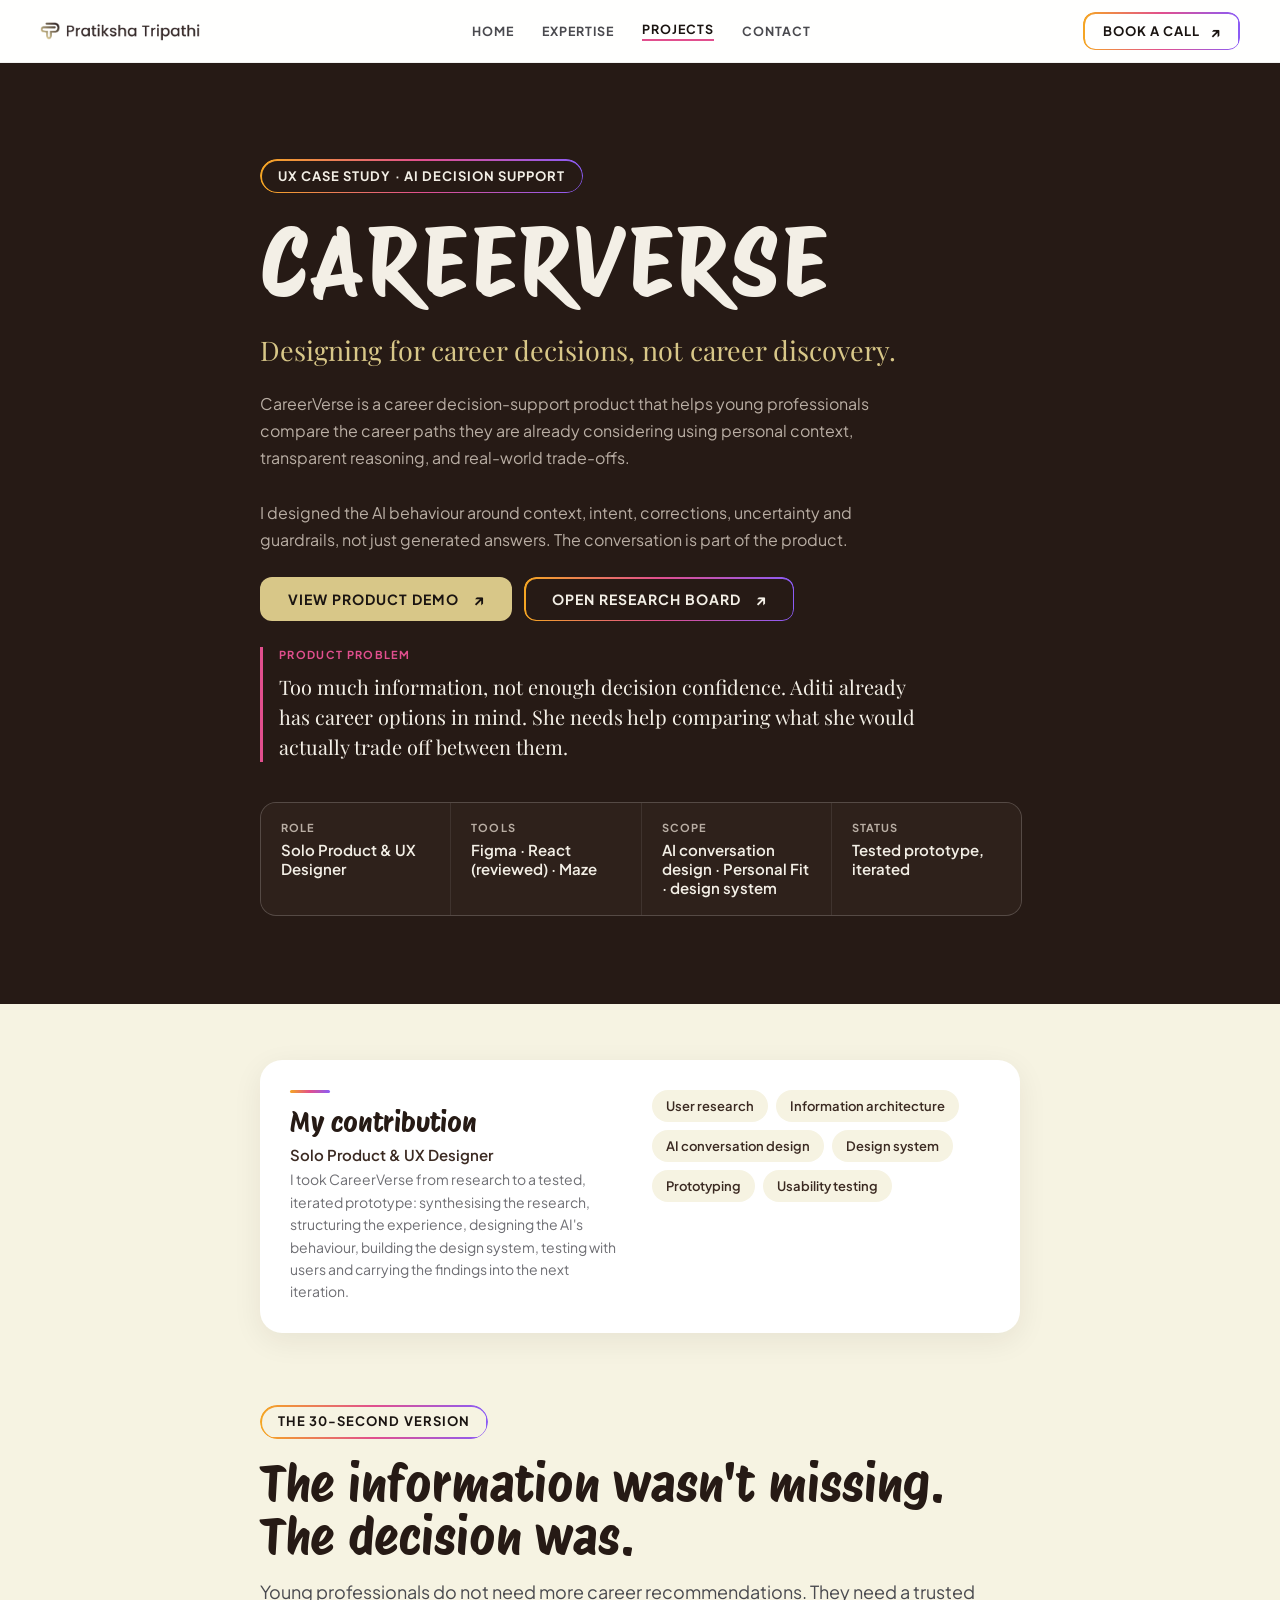
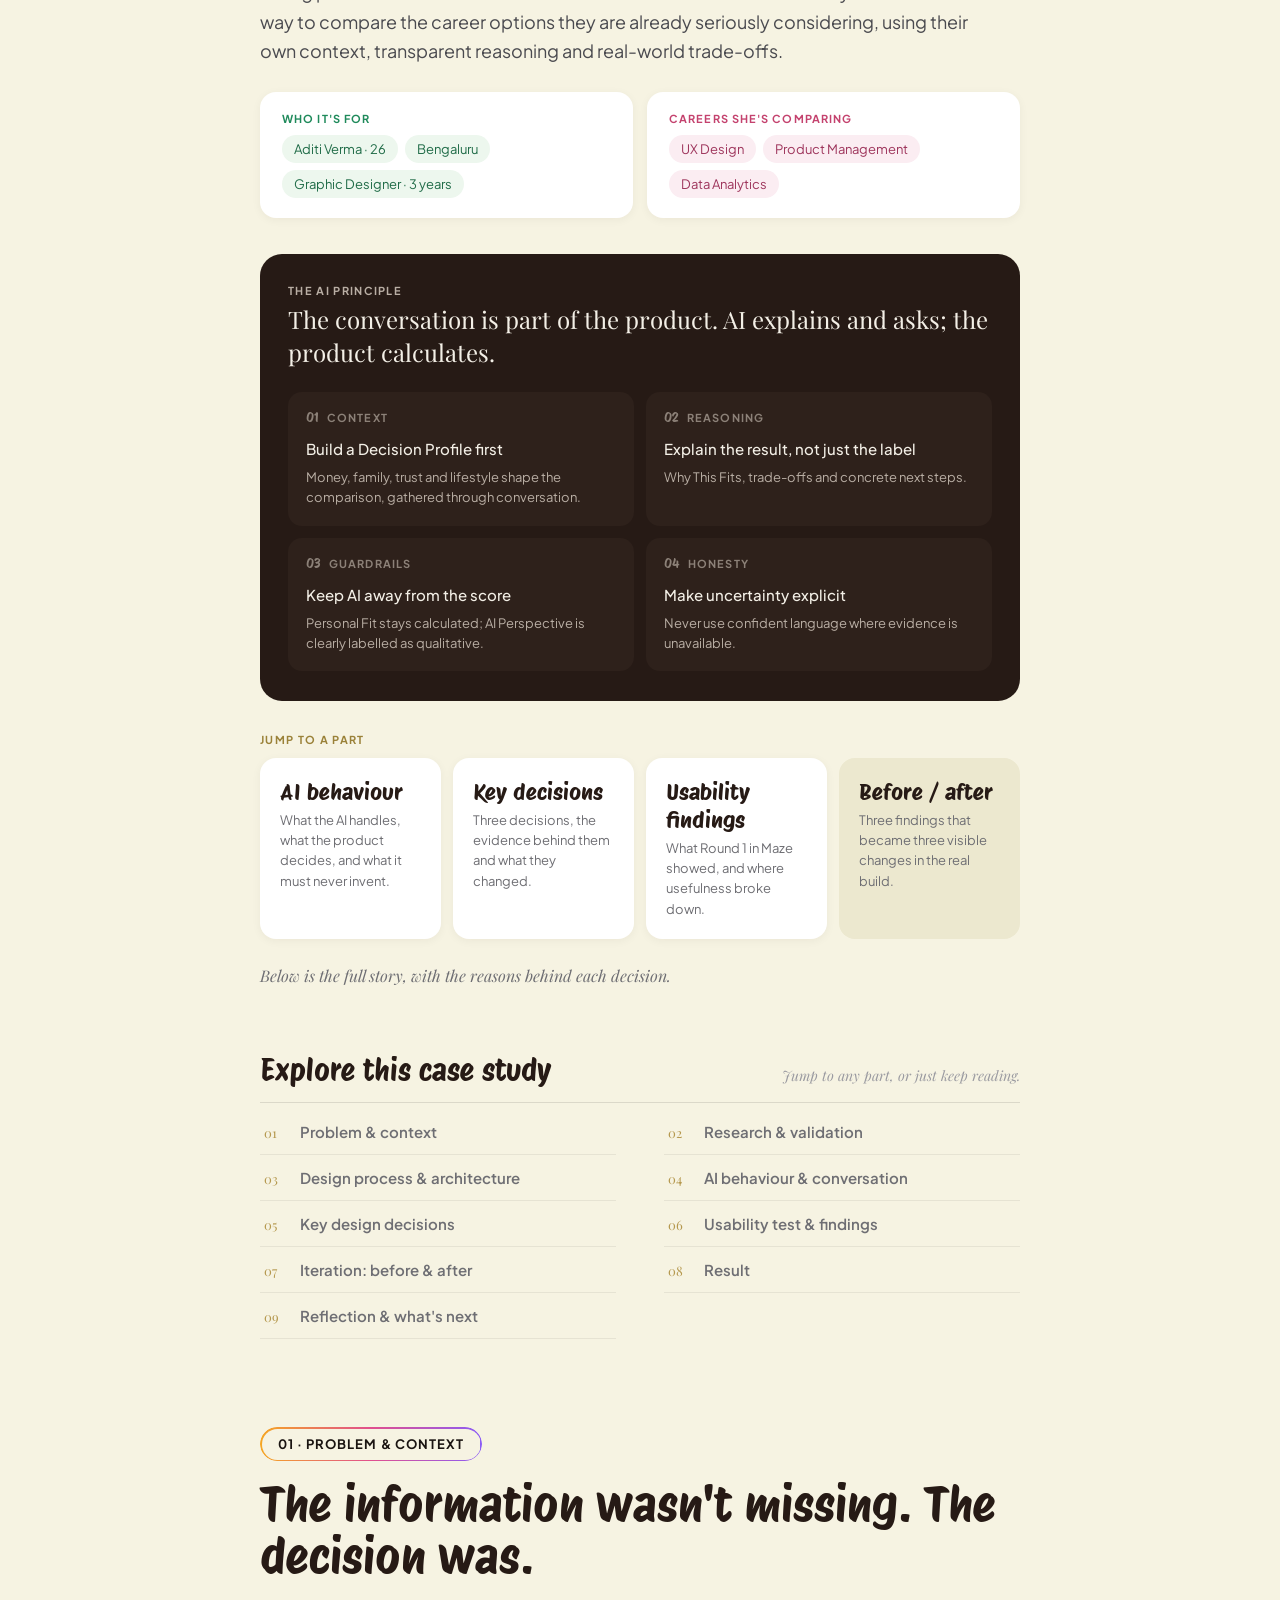
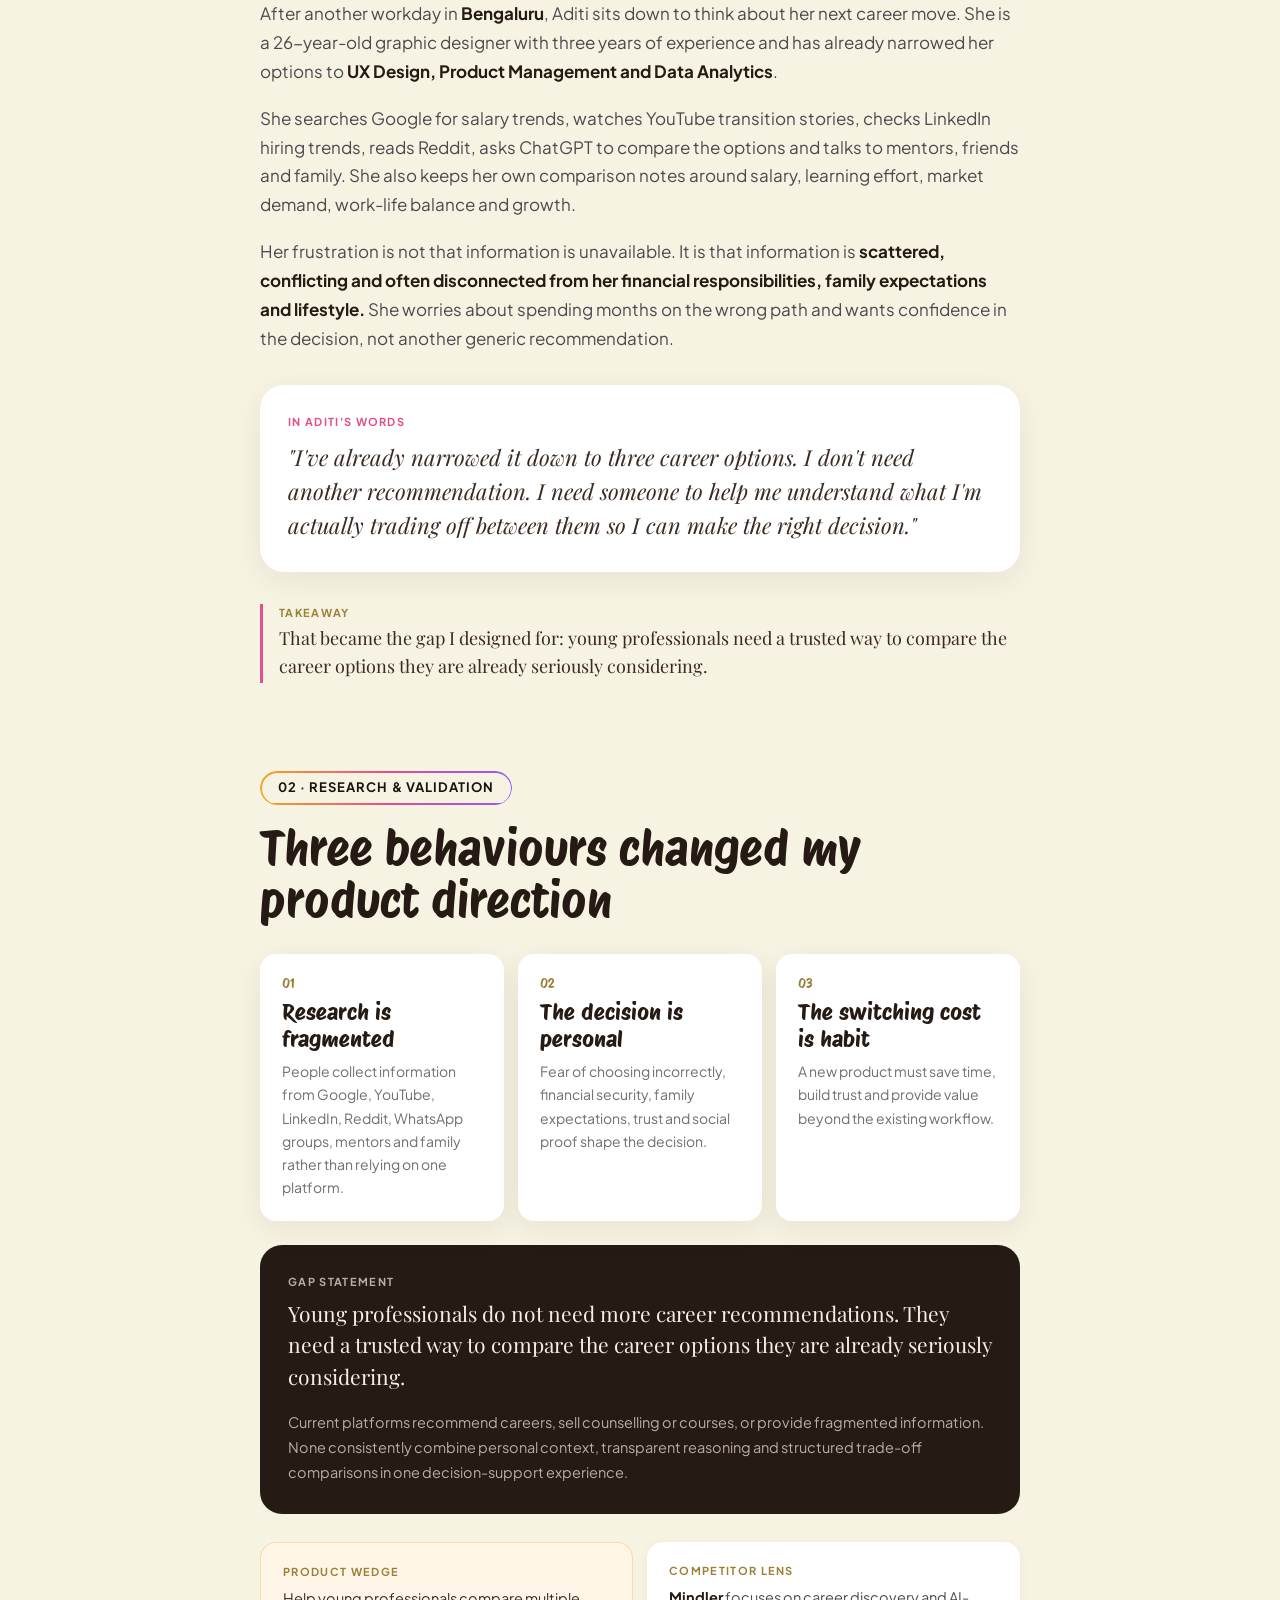
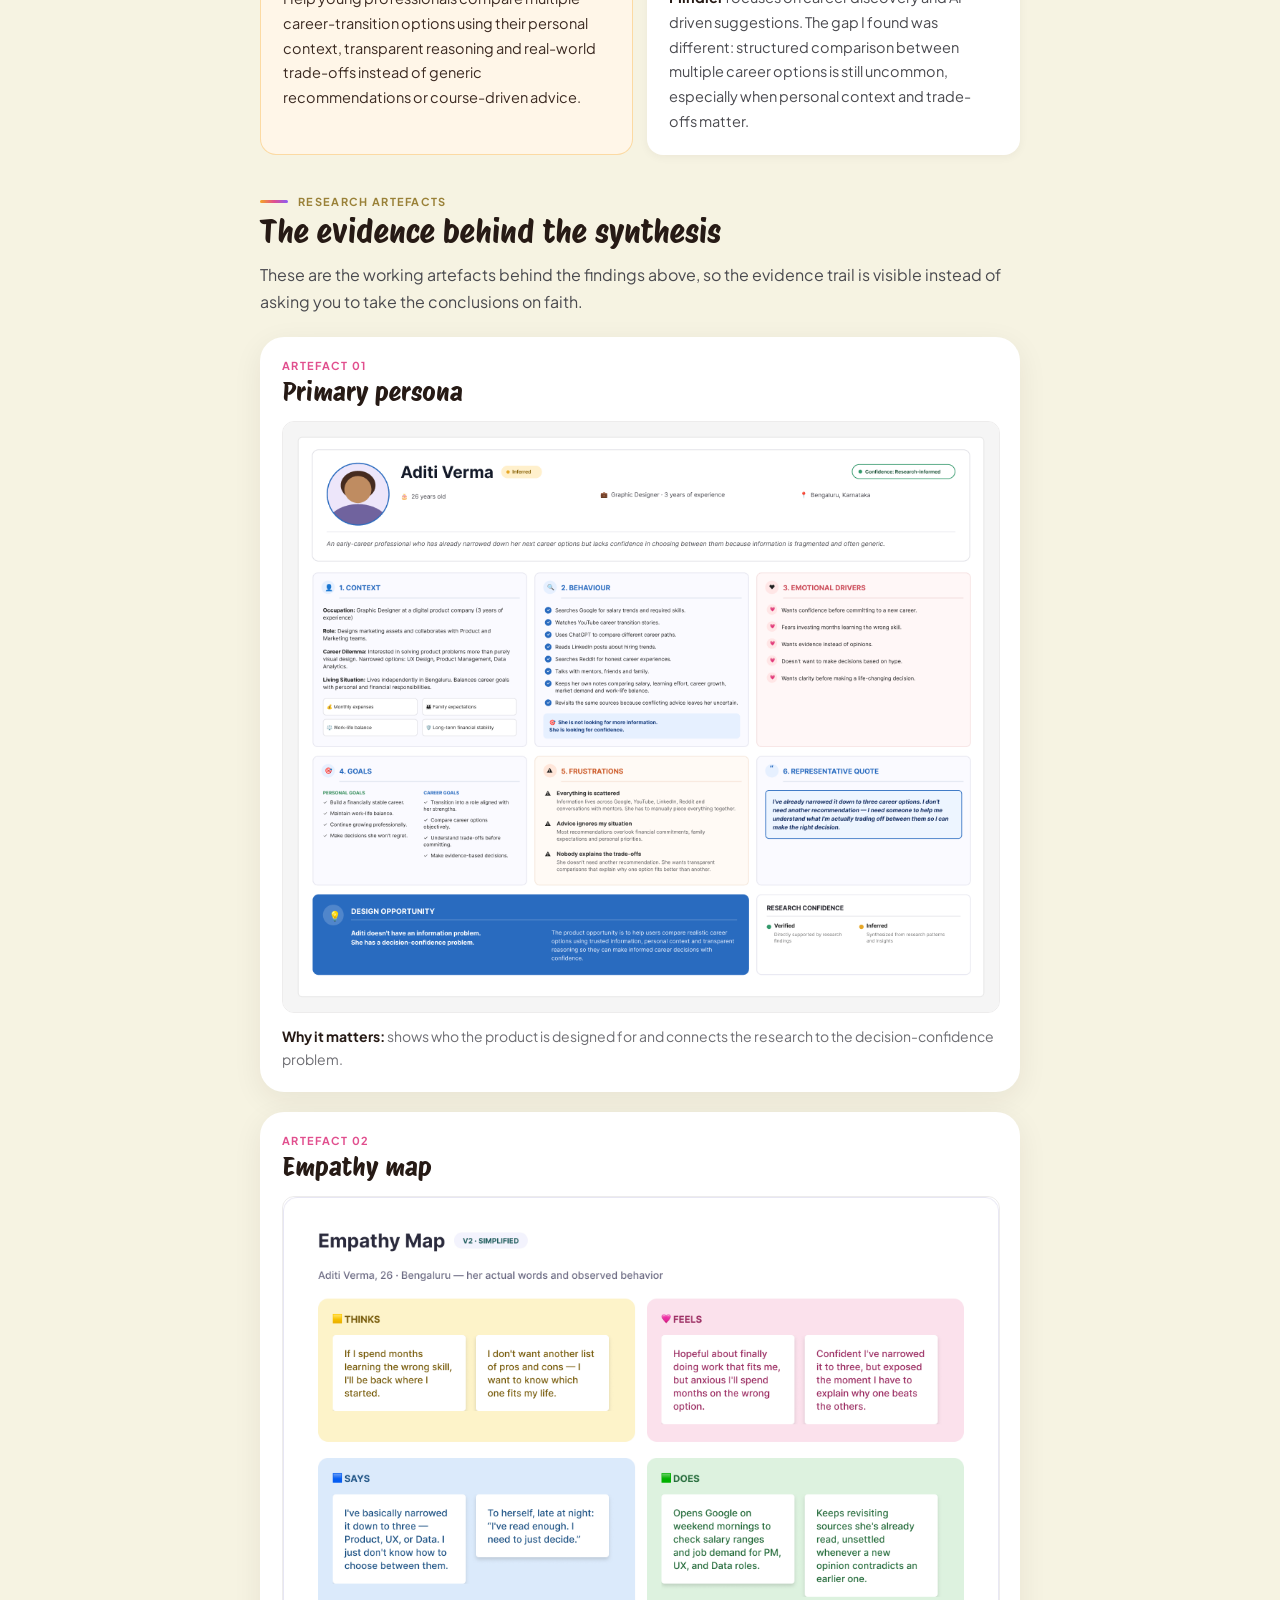
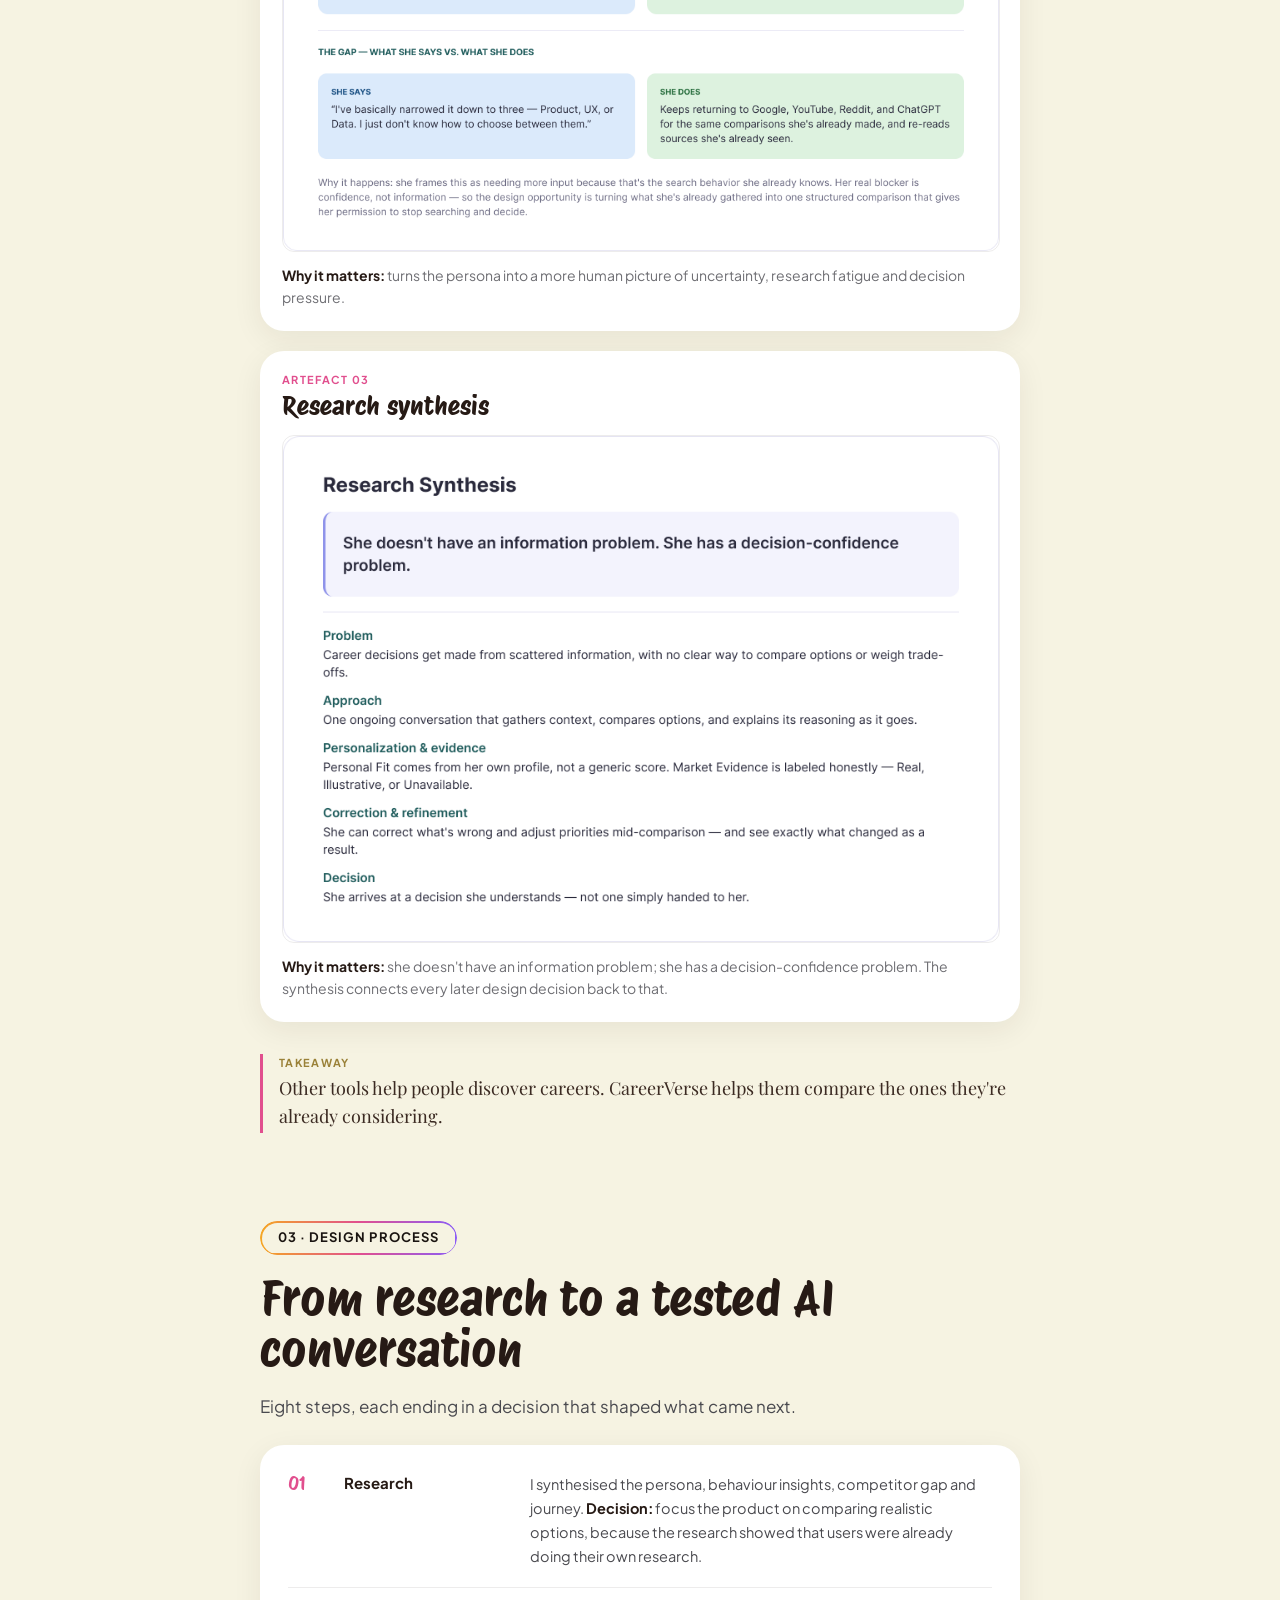
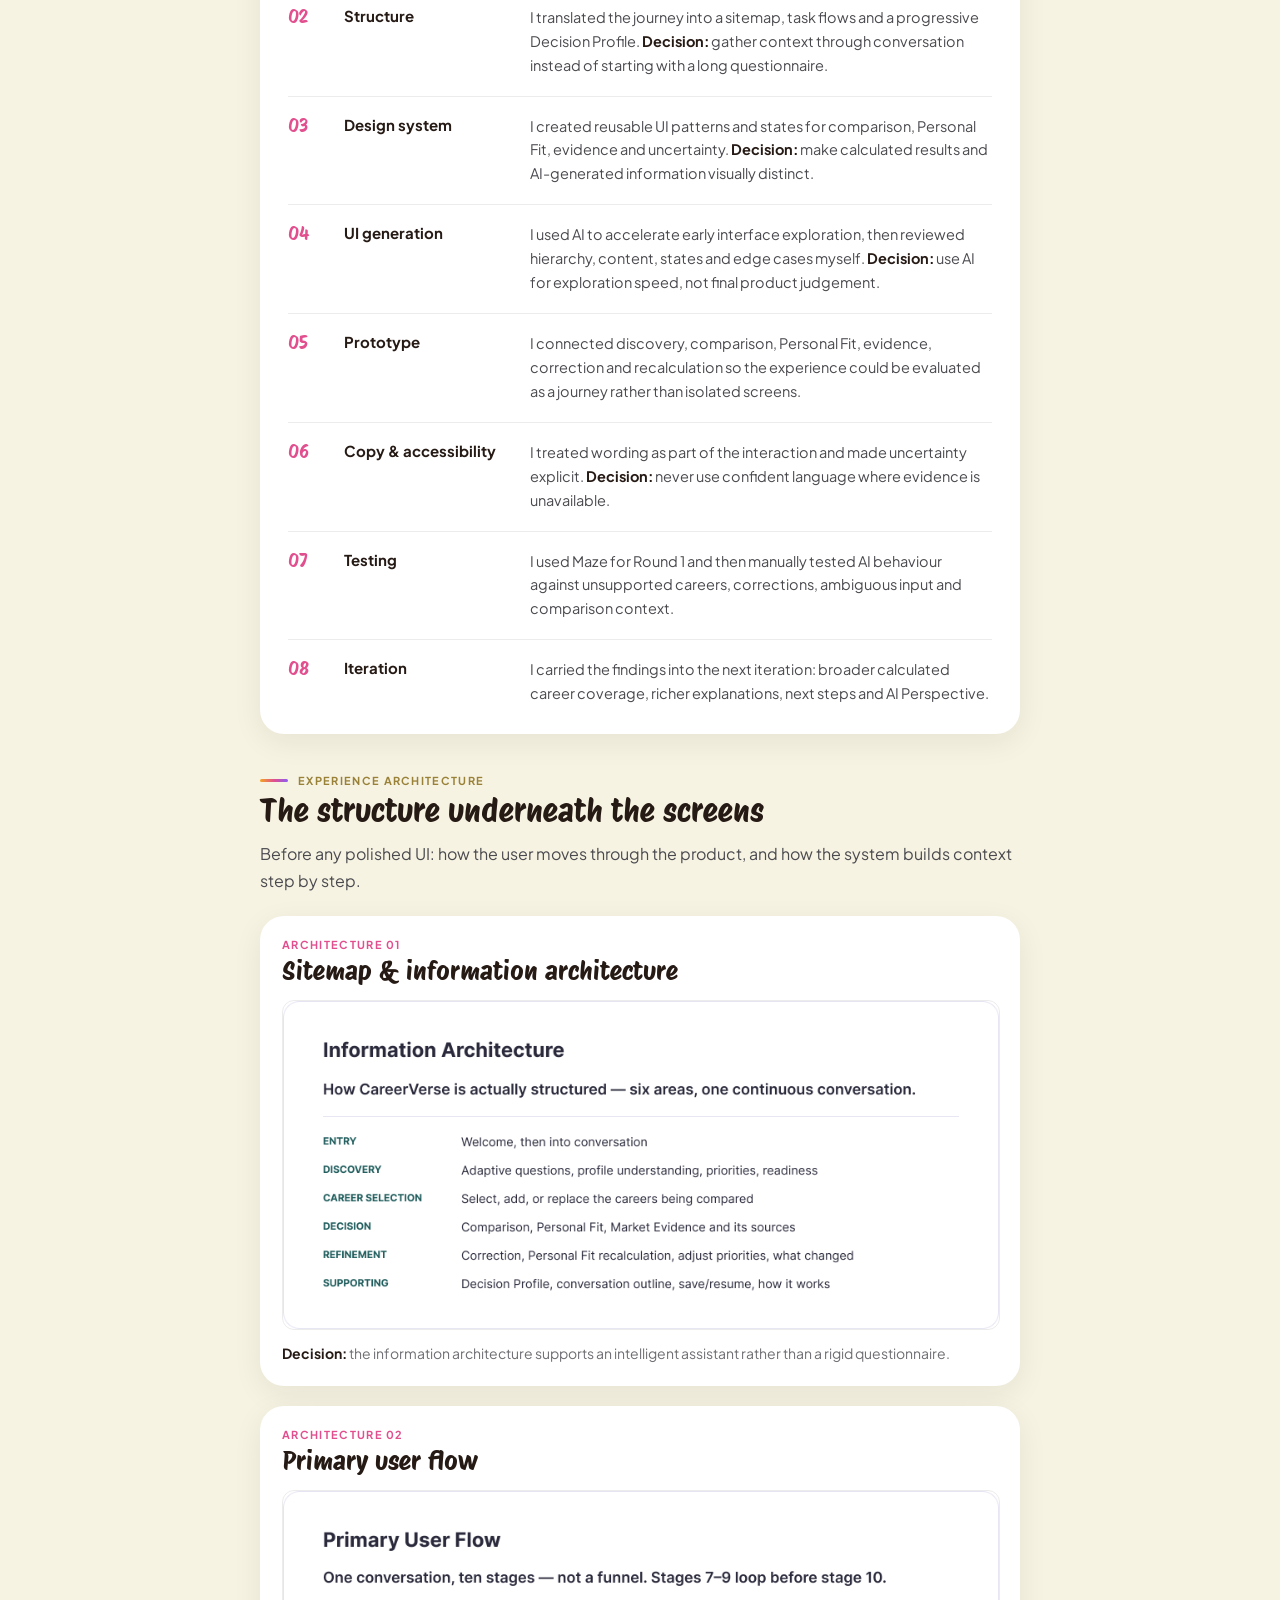
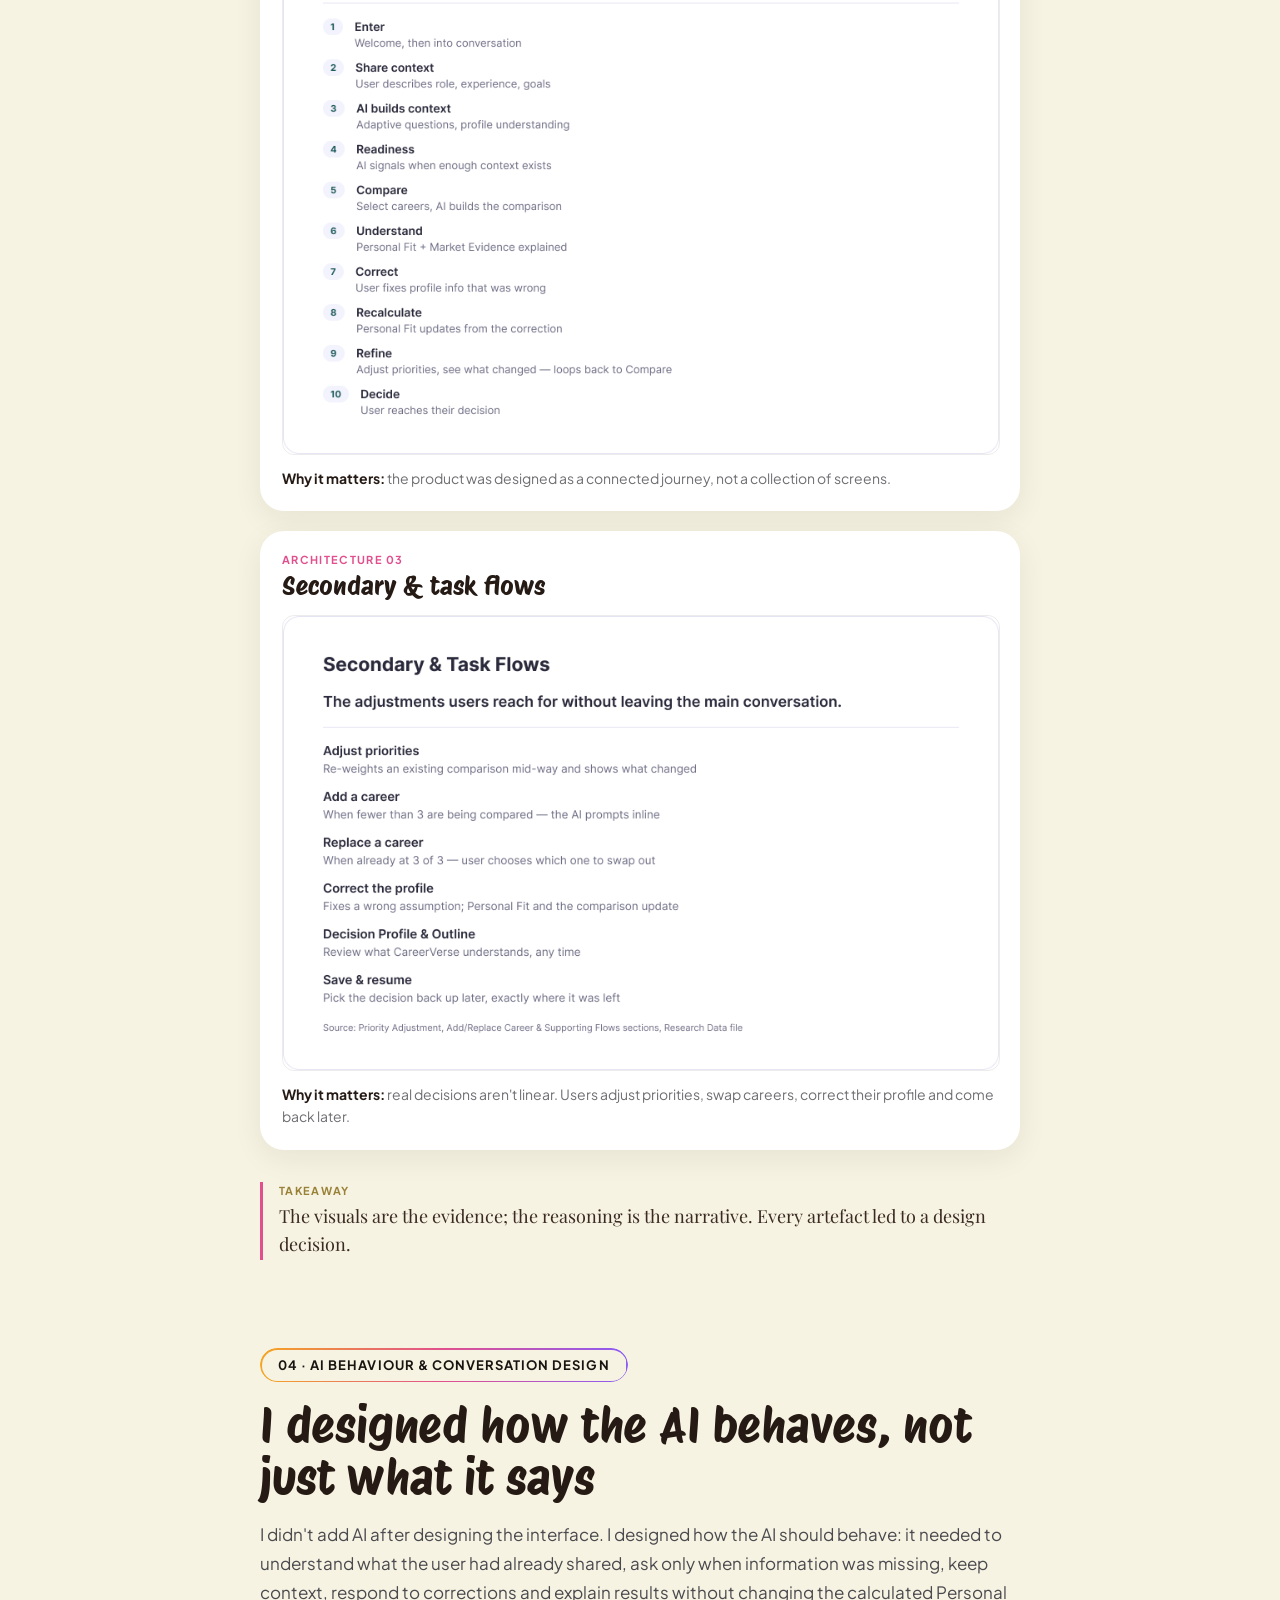
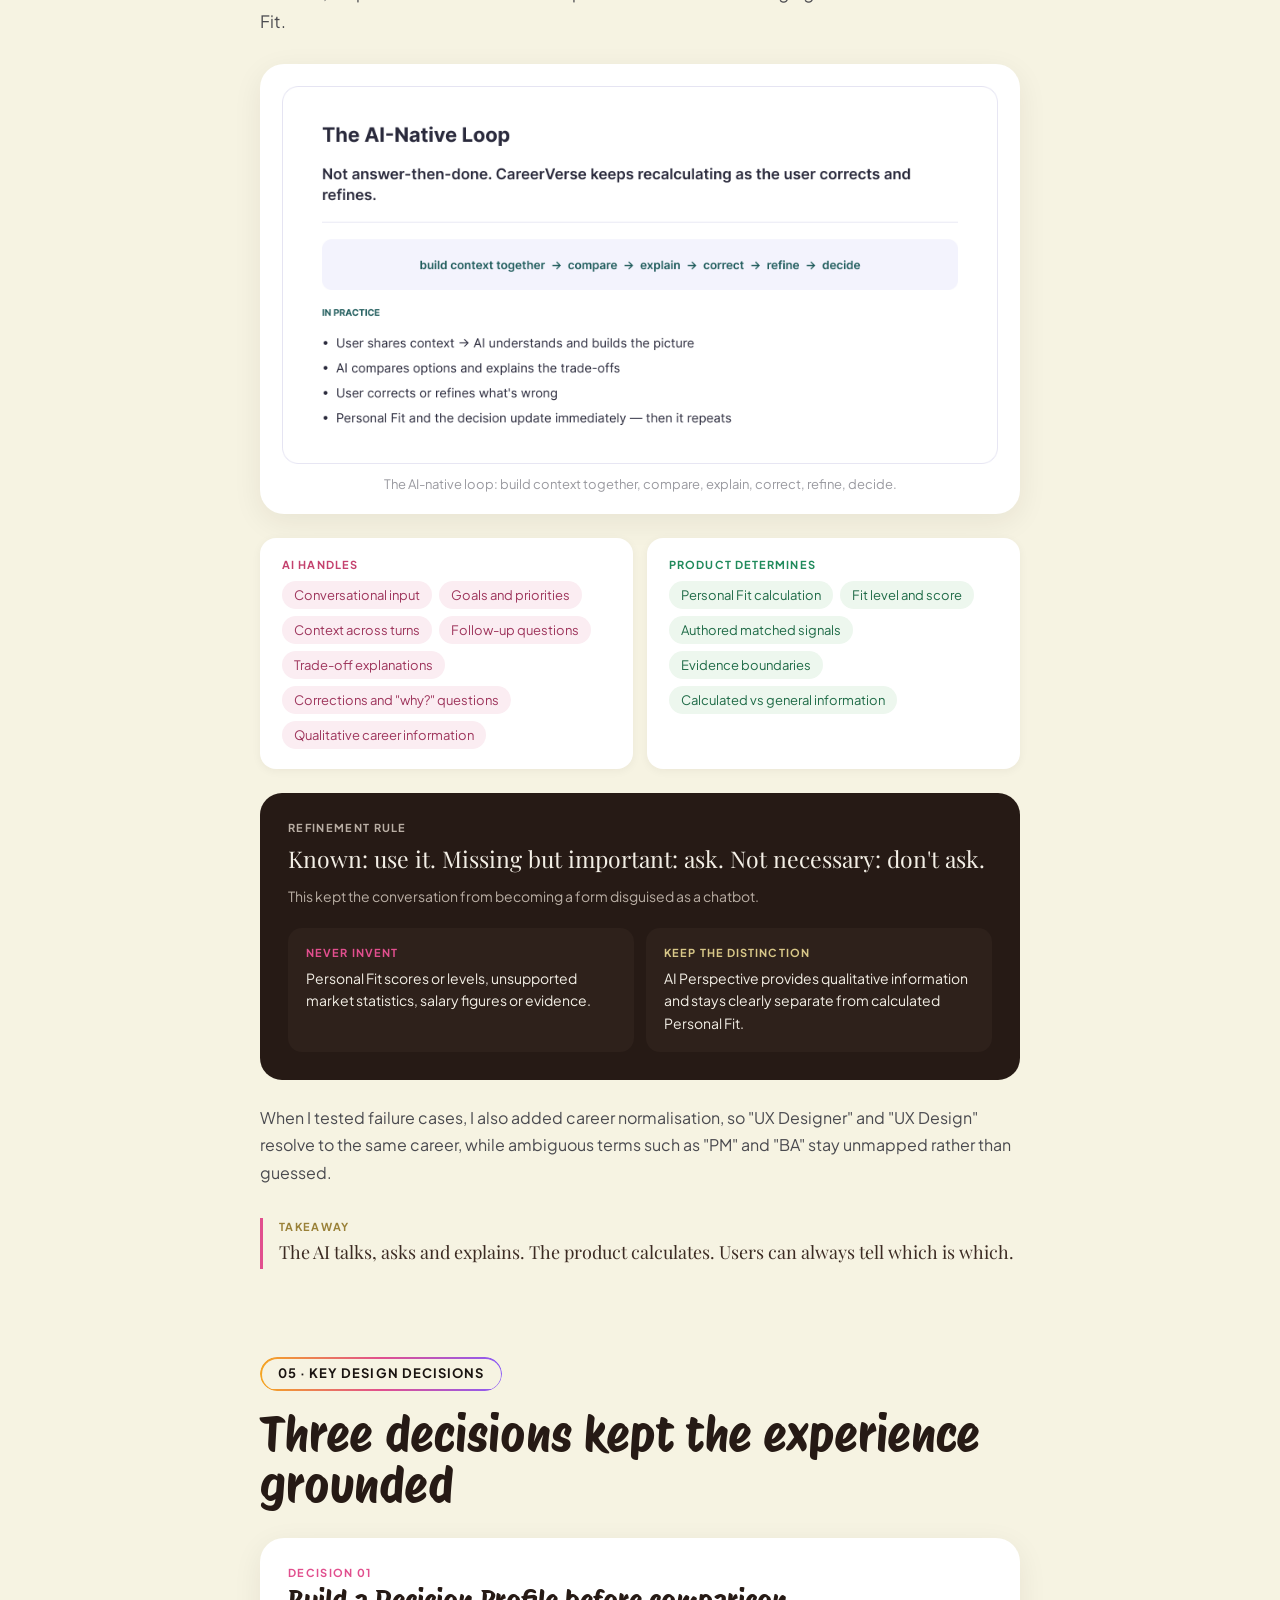
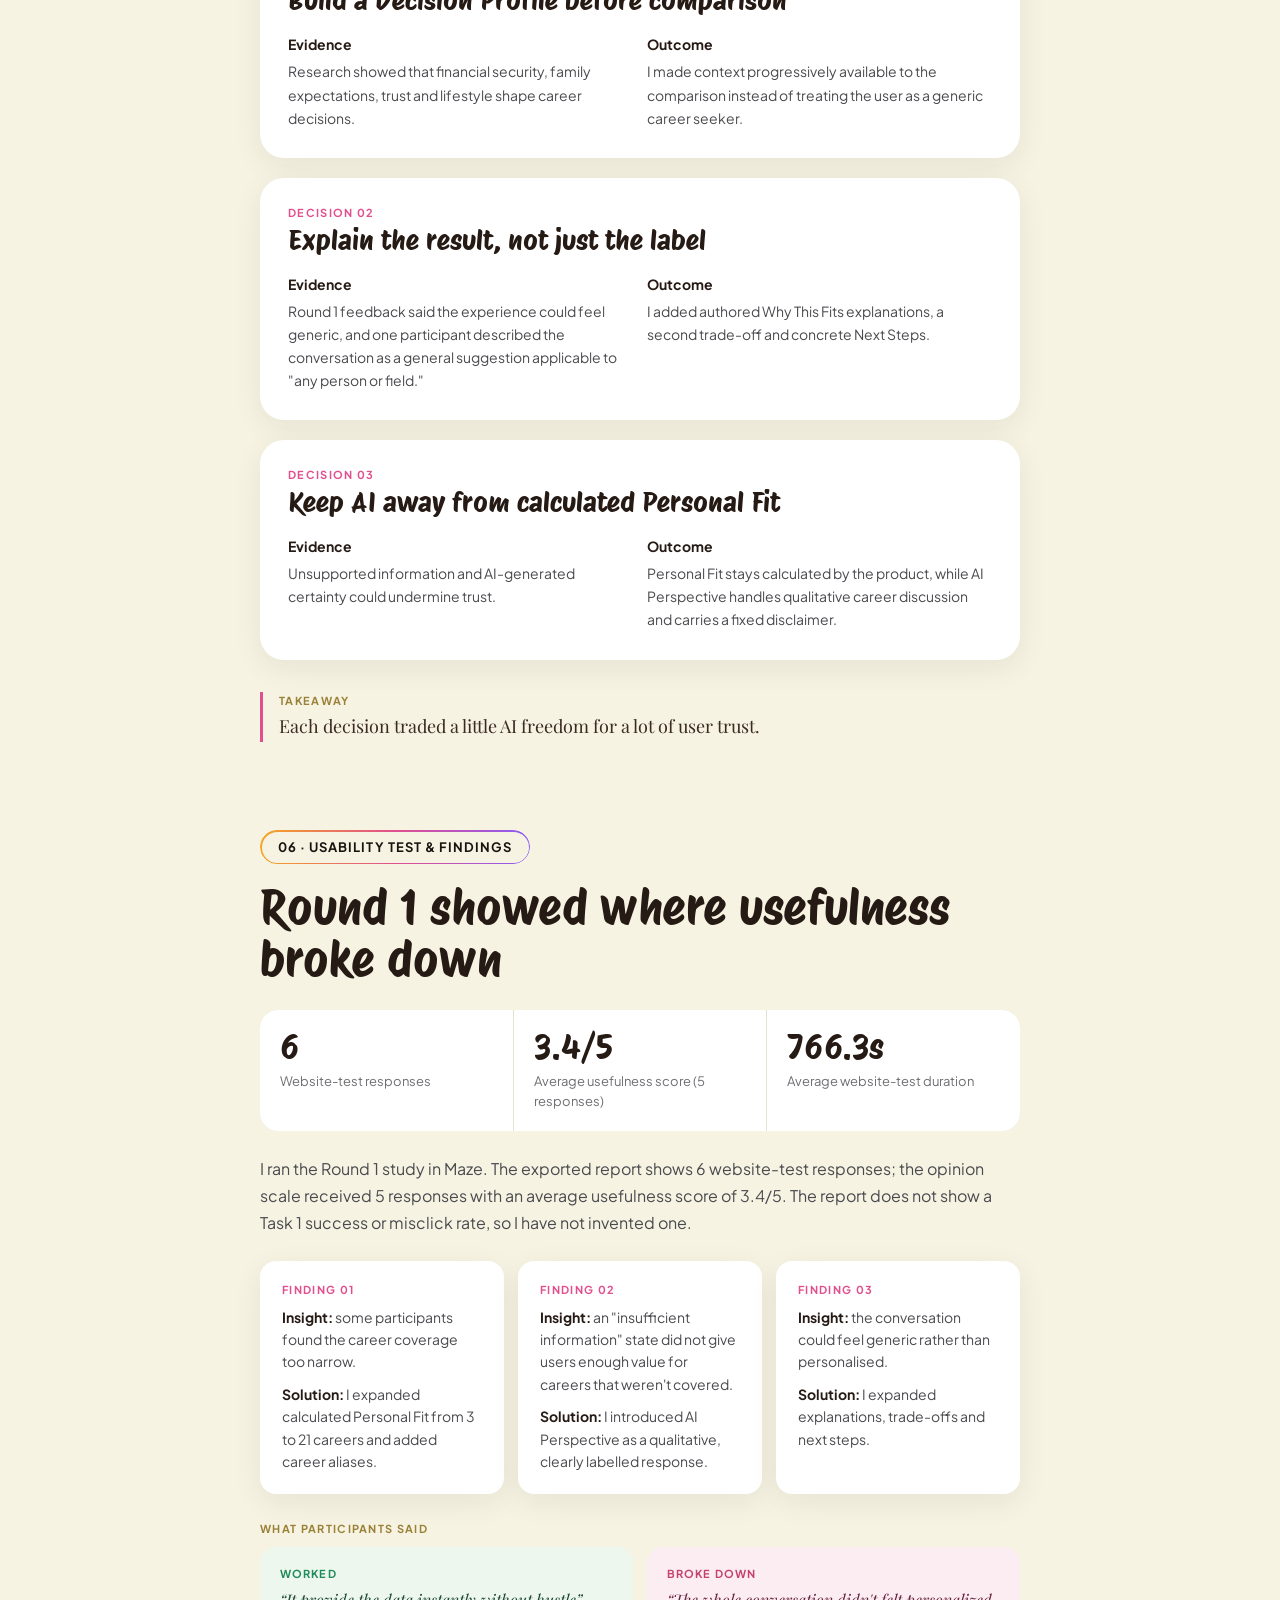
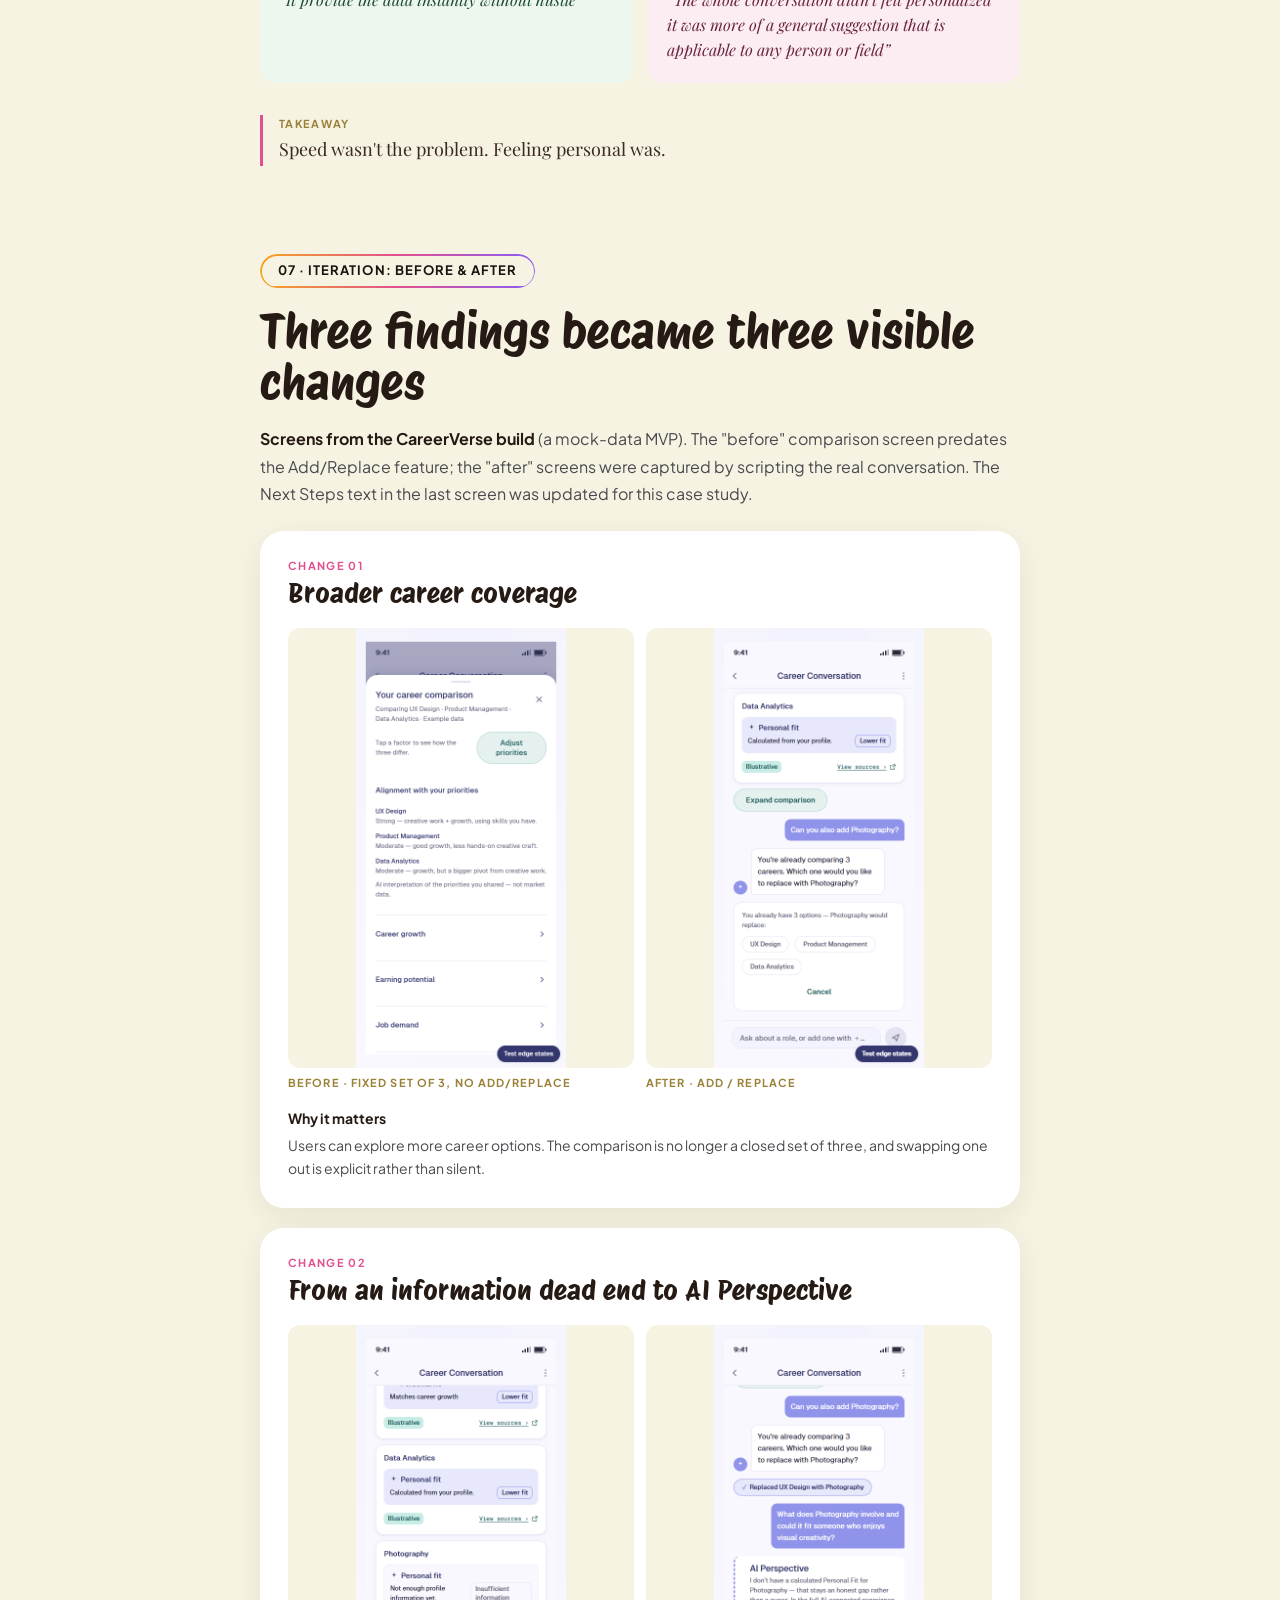
<file: careerverse.html>
<!DOCTYPE html>
<html>
<head>
<meta charset="utf-8">
<meta name="viewport" content="width=device-width, initial-scale=1">
<title>CareerVerse Case Study</title>
<link rel="stylesheet" href="https://fonts.googleapis.com/css2?family=Caveat:wght@700&family=Permanent+Marker&family=Playfair+Display:ital,wght@0,500;0,600;0,700;0,800;1,500&family=Plus+Jakarta+Sans:ital,wght@0,400;0,500;0,600;0,700;0,800;1,400&family=Protest+Riot&display=swap">
<style id="share-shim">
x-dc, helmet, sc-if { display: contents; }
x-import[component-from-global-scope$=".Button"] {
  position: relative; display: inline-flex; align-items: center; gap: 14px; box-sizing: border-box;
  height: 44px; padding: 0 28px; border-radius: 12px; cursor: pointer; white-space: nowrap;
  font: 700 14px/1 'Plus Jakarta Sans', sans-serif; letter-spacing: 0.08em; text-transform: uppercase; color: #1A1411;
}
x-import[component-from-global-scope$=".Button"]:focus-visible { outline: 2px solid #E14F8E; outline-offset: 3px; }
x-import[component-from-global-scope$=".Button"][size="sm"] { height: 38px; padding: 0 20px; gap: 10px; font-size: 13px; }
x-import[component-from-global-scope$=".Button"][variant="outline"]::before {
  content: ""; position: absolute; inset: 0; padding: 1.5px; border-radius: inherit;
  background: linear-gradient(90deg, #F5A623, #E14F8E 50%, #8B5CF6);
  -webkit-mask: linear-gradient(#000 0 0) content-box, linear-gradient(#000 0 0); -webkit-mask-composite: xor;
  mask: linear-gradient(#000 0 0) content-box exclude, linear-gradient(#000 0 0); pointer-events: none;
}
x-import[component-from-global-scope$=".Button"][variant="gold"] { background: #D8C788; }
x-import[component-from-global-scope$=".Button"][variant="ghost"] { padding: 0 4px; text-decoration: underline; text-underline-offset: 4px; }
x-import[component-from-global-scope$=".Button"][arrow]::after { content: "\2197"; font-size: 1.15em; letter-spacing: 0; }
x-import[component-from-global-scope$=".Avatar"] {
  display: inline-flex; align-items: center; justify-content: center; width: 44px; height: 44px; flex-shrink: 0; border-radius: 50%;
  background: linear-gradient(135deg, #E14F8E, #F5A623); color: #fff; font: 700 13px/1 'Plus Jakarta Sans', sans-serif; letter-spacing: 0.04em;
}
.share-video { display: flex; flex-direction: column; align-items: center; justify-content: center; gap: 10px; width: 100%; height: 100%;
  text-decoration: none; color: #F3EFE6; font: 700 12.5px/1.2 'Plus Jakarta Sans', sans-serif; letter-spacing: 0.08em; text-transform: uppercase;
  background: radial-gradient(circle at 50% 40%, #3B2A22, #1A1411 70%); }
.share-video span.play { width: 52px; height: 52px; border-radius: 50%; display: grid; place-items: center; font-size: 18px; letter-spacing: 0;
  background: linear-gradient(135deg, #E14F8E, #F5A623); color: #fff; }
.share-video:hover span.play { transform: scale(1.06); }
.share-video:focus-visible { outline: 2px solid #E14F8E; outline-offset: -4px; }

[data-hv="1"]:hover{color:#1A1411 !important}
[data-hv="2"]:hover{color:#1A1411 !important}
[data-hv="3"]:hover{color:#1A1411 !important}
[data-hv="4"]:hover{box-shadow:0 10px 30px rgba(38,26,21,0.12) !important}
[data-hv="5"]:hover{box-shadow:0 10px 30px rgba(38,26,21,0.12) !important}
[data-hv="6"]:hover{box-shadow:0 10px 30px rgba(38,26,21,0.12) !important}
[data-hv="7"]:hover{background:#E4DFC0 !important}
[data-hv="8"]:hover{background:rgba(255,255,255,0.7) !important}
[data-hv="9"]:hover{background:rgba(255,255,255,0.7) !important}
[data-hv="10"]:hover{background:rgba(255,255,255,0.7) !important}
[data-hv="11"]:hover{background:rgba(255,255,255,0.7) !important}
[data-hv="12"]:hover{background:rgba(255,255,255,0.7) !important}
[data-hv="13"]:hover{background:rgba(255,255,255,0.7) !important}
[data-hv="14"]:hover{background:rgba(255,255,255,0.7) !important}
[data-hv="15"]:hover{background:rgba(255,255,255,0.7) !important}
[data-hv="16"]:hover{background:rgba(255,255,255,0.7) !important}
</style>

<script>
document.addEventListener('DOMContentLoaded', function () {
  document.querySelectorAll('x-import[component-from-global-scope$=".Button"]').forEach(function (b) {
    var href = b.getAttribute('href');
    b.setAttribute('role', 'link'); b.tabIndex = 0;
    function go() {
      if (!href || href === '#') return;
      if (b.getAttribute('target') === '_blank' || /^https?:/.test(href)) { var a = document.createElement('a'); a.href = href; a.target = '_blank'; a.rel = 'noopener'; document.body.appendChild(a); a.click(); a.remove(); }
      else location.href = href;
    }
    b.addEventListener('click', go);
    b.addEventListener('keydown', function (e) { if (e.key === 'Enter') go(); });
  });
  document.querySelectorAll('x-import[component-from-global-scope$=".Avatar"]').forEach(function (a) {
    a.textContent = (a.getAttribute('name') || '').split(/\s+/).map(function (w) { return w[0] || ''; }).join('').slice(0, 2).toUpperCase();
  });
  var bar = document.getElementById('share-progress');
  var tocIds = Array.prototype.map.call(document.querySelectorAll('[data-toc]'), function (el) { return el.getAttribute('data-toc'); })
    .filter(function (v, i, arr) { return arr.indexOf(v) === i; });
  function onScroll() {
    var doc = document.documentElement, max = doc.scrollHeight - window.innerHeight;
    if (bar) bar.style.width = (max > 0 ? Math.min(100, Math.max(0, window.scrollY / max * 100)) : 0) + '%';
    if (!tocIds.length) return;
    var active = '', y = window.scrollY + 140;
    tocIds.forEach(function (id) { var el = document.getElementById(id); if (el && el.offsetTop <= y) active = id; });
    document.querySelectorAll('[data-toc]').forEach(function (el) {
      var on = el.getAttribute('data-toc') === active;
      el.style.color = el.getAttribute('data-toc-part') === 'num' ? (on ? '#E14F8E' : '#B5984E') : (on ? '#1A1411' : '#6E6E73');
    });
  }
  window.addEventListener('scroll', onScroll, { passive: true }); onScroll();
  var form = document.querySelector('form[data-share-form]');
  if (form) form.addEventListener('submit', function (e) {
    e.preventDefault();
    var btn = form.querySelector('[type="submit"]');
    var status = form.querySelector('[data-form-status]');
    if (!status) { status = document.createElement('p'); status.setAttribute('data-form-status', ''); status.setAttribute('role', 'status');
      status.style.cssText = "margin:0;font-family:'Plus Jakarta Sans',sans-serif;font-size:14px;line-height:1.5;color:#3B2A22"; form.appendChild(status); }
    var data = {}; new FormData(form).forEach(function (v, k) { data[k] = v; });
    data._subject = 'New message from your portfolio: ' + (data.name || '');
    data._template = 'table';
    if (btn) { btn.disabled = true; btn.textContent = 'Sending...'; }
    status.textContent = '';
    fetch('https://formsubmit.co/ajax/tripathi.pratiksha3555@gmail.com', {
      method: 'POST', headers: { 'Content-Type': 'application/json', 'Accept': 'application/json' }, body: JSON.stringify(data)
    }).then(function (r) { if (!r.ok) throw new Error(); return r.json(); })
      .then(function (j) { if (j && (j.success === false || j.success === 'false')) throw new Error();
        form.reset(); if (btn) btn.textContent = 'Sent'; status.textContent = 'Thanks! Your message is on its way. I\'ll get back to you soon.'; })
      .catch(function () { if (btn) { btn.disabled = false; btn.textContent = 'Submit'; }
        status.textContent = 'Sorry, the message could not be sent. Please email tripathi.pratiksha3555@gmail.com directly.'; });
  });
});
</script>
</head>
<body>
<x-dc>
<helmet>
  <meta name="viewport" content="width=device-width, initial-scale=1">
  <link rel="preconnect" href="https://fonts.gstatic.com" crossorigin="anonymous">
  
  <style>
/* Eyebrow — mirrors the "Eyebrow" component in the Figma file "Pratiksha's Portfolio".
   Pill, 34px tall, 1.5px Signature gradient stroke (amber → pink → violet), transparent fill. */
:root {
  --pt-gradient-signature: linear-gradient(90deg, #F5A623 0%, #E14F8E 50%, #8B5CF6 100%);
  --pt-text-primary: #1A1411;
  --pt-text-on-dark: #F3EFE6;
}

.pt-eyebrow {
  position: relative;
  display: inline-flex;
  align-items: center;
  box-sizing: border-box;
  height: 34px;
  padding: 0 18px;
  border-radius: 999px;
  background: transparent;
  font-family: 'Plus Jakarta Sans', sans-serif;
  font-size: 13px;
  font-weight: 700;
  line-height: 1;
  letter-spacing: 0.08em;
  text-transform: uppercase;
  white-space: nowrap;
  color: var(--pt-text-primary);
}

/* Gradient stroke drawn on a masked pseudo-element so the fill stays transparent on any surface. */
.pt-eyebrow::before {
  content: "";
  position: absolute;
  inset: 0;
  padding: 1.5px;
  border-radius: inherit;
  background: var(--pt-gradient-signature);
  -webkit-mask: linear-gradient(#000 0 0) content-box, linear-gradient(#000 0 0);
  -webkit-mask-composite: xor;
  mask: linear-gradient(#000 0 0) content-box exclude, linear-gradient(#000 0 0);
  pointer-events: none;
}

.pt-eyebrow--on-dark { color: var(--pt-text-on-dark); }

@media (max-width: 480px) {
  .pt-eyebrow { white-space: normal; height: auto; min-height: 34px; padding: 8px 16px; line-height: 1.3; }
}

</style>
  <style>
    html { scroll-behavior: smooth; }
    body { margin: 0; background: #F6F3E2; -webkit-font-smoothing: antialiased; }
    @media (prefers-reduced-motion: reduce) {
      html { scroll-behavior: auto; }
      * { animation: none !important; transition: none !important; }
    }
    a:focus-visible, button:focus-visible { outline: 2px solid #8B5CF6; outline-offset: 3px; border-radius: 4px; }
    nav a { white-space: nowrap; }
    section[id], header[id] { scroll-margin-top: 84px; }
    @media (max-width: 960px) {
      nav[aria-label="Portfolio"] > div { flex-wrap: nowrap; overflow-x: auto; -webkit-overflow-scrolling: touch; }
      nav[aria-label="Portfolio"] > div > div { gap: 16px; flex-shrink: 0; }
      nav[aria-label="Portfolio"] x-import { flex-shrink: 0; }
    }
    #reflection a[href="#top"], #reflection a[href="#top"] span { color: #EEDFAE !important; }
    #reflection a[href="#top"]:hover, #reflection a[href="#top"]:hover span { color: #F6ECC8 !important; }
    @media (max-width: 560px) {
      .cv-step { grid-template-columns: 34px 1fr !important; }
      .cv-step > :nth-child(3) { grid-column: 1 / -1; }
    }
  </style>
</helmet>

<!-- ============ READING PROGRESS ============ -->
<sc-if>
  <div aria-hidden="true" id="share-progress" style="position:fixed;top:0;left:0;height:3px;width:0%;background:linear-gradient(90deg,#F5A623 0%,#E14F8E 50%,#8B5CF6 100%);z-index:120"></div>
</sc-if>

<!-- ============ PORTFOLIO GLOBAL NAV (inherited shell) ============ -->
<nav aria-label="Portfolio" style="position:sticky;top:0;z-index:110;background:rgba(255,255,255,0.94);backdrop-filter:blur(10px);border-bottom:1px solid rgba(26,20,17,0.06)">
  <div style="max-width:1200px;margin:0 auto;padding:12px 24px;display:flex;align-items:center;justify-content:space-between;gap:16px;flex-wrap:wrap">
    <a href="index.html" aria-label="Pratiksha Tripathi — home" style="display:flex;align-items:center;text-decoration:none"><img src="assets/logo-lockup-trim.png" alt="Pratiksha Tripathi" style="height:19px;width:auto;display:block"></a>
    <div style="display:flex;gap:28px;flex-wrap:wrap;align-items:center;font-family:'Plus Jakarta Sans',sans-serif;font-size:12.5px;font-weight:700;letter-spacing:0.08em;text-transform:uppercase">
      <a href="index.html" style="color:#4A4A4F;text-decoration:none" data-hv="1">Home</a>
      <a href="index.html#about" style="color:#4A4A4F;text-decoration:none" data-hv="2">Expertise</a>
      <a href="index.html#projects" style="color:#1A1411;text-decoration:none;border-bottom:2px solid #E14F8E;padding-bottom:2px" aria-current="page">Projects</a>
      <a href="index.html#contact" style="color:#4A4A4F;text-decoration:none" data-hv="3">Contact</a>
    </div>
    <x-import component-from-global-scope="PratikshaTripathiDesignSystem_4e2eff.Button" variant="outline" size="sm" arrow href="index.html#contact" hint-size="auto,38px">Book a call</x-import>
  </div>
</nav>

<!-- ============ HERO ============ -->
<header id="top" data-screen-label="Hero" style="background:#261A15;color:#F3EFE6;padding:96px 24px 88px">
  <div style="max-width:760px;margin:0 auto;display:flex;flex-direction:column;align-items:flex-start;gap:20px">
    <span class="pt-eyebrow pt-eyebrow--on-dark">UX case study · AI decision support</span>
    <h1 style="margin:0;font-family:'Protest Riot',sans-serif;font-weight:300;font-size:clamp(52px,9vw,96px);line-height:1.02;color:#F3EFE6;letter-spacing:0.01em">CAREERVERSE</h1>
    <p style="margin:0;font-family:'Playfair Display',Georgia,serif;font-size:clamp(20px,3vw,27px);line-height:1.45;color:#D8C788;max-width:640px">Designing for career decisions, not career discovery.</p>
    <p style="margin:0;font-family:'Plus Jakarta Sans',sans-serif;font-size:16px;line-height:1.7;color:#B9AEA4;max-width:620px">CareerVerse is a career decision-support product that helps young professionals compare the career paths they are already considering using personal context, transparent reasoning, and real-world trade-offs.<br><br>I designed the AI behaviour around context, intent, corrections, uncertainty and guardrails, not just generated answers. The conversation is part of the product.</p>
    <div style="display:flex;gap:12px;flex-wrap:wrap;align-items:center;margin-top:4px">
      <x-import component-from-global-scope="PratikshaTripathiDesignSystem_4e2eff.Button" variant="gold" arrow href="https://drive.google.com/file/d/1G8MrYCfHi90JQHROWPPP5nrhZwVK3D5A/view?usp=sharing" target="_blank" rel="noopener" hint-size="auto,44px">View product demo</x-import>
      <x-import component-from-global-scope="PratikshaTripathiDesignSystem_4e2eff.Button" variant="outline" arrow href="https://www.figma.com/board/9doyYtIm3OTsoz4aU0d2f6/CareerVersus-Research-data?node-id=0-1&amp;t=nSU95mYvtItL4sZk-1" target="_blank" rel="noopener" style="color:#F3EFE6" hint-size="auto,44px">Open research board</x-import>
    </div>
    <p style="margin:6px 0 0;font-family:'Playfair Display',Georgia,serif;font-size:clamp(17px,2.2vw,20px);line-height:1.5;color:#F3EFE6;max-width:640px;border-left:3px solid #E14F8E;padding-left:16px"><span style="display:block;font-family:'Plus Jakarta Sans',sans-serif;font-size:11px;font-weight:700;letter-spacing:0.12em;text-transform:uppercase;color:#E14F8E;margin-bottom:8px">Product problem</span>Too much information, not enough decision confidence. Aditi already has career options in mind. She needs help comparing what she would actually trade off between them.</p>
    <div style="display:grid;grid-template-columns:repeat(auto-fit,minmax(180px,1fr));gap:1px;background:rgba(243,239,230,0.12);border:1px solid rgba(243,239,230,0.12);border-radius:16px;overflow:hidden;width:100%;margin-top:20px">
      <div style="background:#2E211B;padding:18px 20px"><div style="font-family:'Plus Jakarta Sans';font-size:11px;font-weight:700;letter-spacing:0.1em;text-transform:uppercase;color:#B9AEA4;margin-bottom:6px">Role</div><div style="font-family:'Plus Jakarta Sans';font-size:15px;font-weight:600;color:#F3EFE6">Solo Product &amp; UX Designer</div></div>
      <div style="background:#2E211B;padding:18px 20px"><div style="font-family:'Plus Jakarta Sans';font-size:11px;font-weight:700;letter-spacing:0.1em;text-transform:uppercase;color:#B9AEA4;margin-bottom:6px">Tools</div><div style="font-family:'Plus Jakarta Sans';font-size:15px;font-weight:600;color:#F3EFE6">Figma · React (reviewed) · Maze</div></div>
      <div style="background:#2E211B;padding:18px 20px"><div style="font-family:'Plus Jakarta Sans';font-size:11px;font-weight:700;letter-spacing:0.1em;text-transform:uppercase;color:#B9AEA4;margin-bottom:6px">Scope</div><div style="font-family:'Plus Jakarta Sans';font-size:15px;font-weight:600;color:#F3EFE6">AI conversation design · Personal Fit · design system</div></div>
      <div style="background:#2E211B;padding:18px 20px"><div style="font-family:'Plus Jakarta Sans';font-size:11px;font-weight:700;letter-spacing:0.1em;text-transform:uppercase;color:#B9AEA4;margin-bottom:6px">Status</div><div style="font-family:'Plus Jakarta Sans';font-size:15px;font-weight:600;color:#F3EFE6">Tested prototype, iterated</div></div>
    </div>
  </div>
</header>

<!-- ============ MY ROLE ============ -->
<section aria-label="My role" data-screen-label="My role" style="padding:56px 24px 0">
  <div style="max-width:760px;margin:0 auto;box-sizing:border-box;background:#FFFFFF;border-radius:22px;padding:30px 30px;box-shadow:0 8px 30px rgba(38,26,21,0.07);display:grid;grid-template-columns:repeat(auto-fit,minmax(240px,1fr));gap:24px;align-items:start">
    <div>
      <div style="height:3px;width:40px;background:linear-gradient(90deg,#F5A623,#E14F8E,#8B5CF6);border-radius:2px;margin-bottom:14px"></div>
      <div style="font-family:'Protest Riot',sans-serif;font-weight:300;font-size:28px;line-height:1.1;color:#261A15;margin-bottom:8px">My contribution</div>
      <div style="font-family:'Plus Jakarta Sans',sans-serif;font-size:15px;font-weight:600;color:#3B2A22">Solo Product &amp; UX Designer</div>
      <div style="font-family:'Plus Jakarta Sans',sans-serif;font-size:14px;line-height:1.6;color:#6E6E73;margin-top:4px">I took CareerVerse from research to a tested, iterated prototype: synthesising the research, structuring the experience, designing the AI's behaviour, building the design system, testing with users and carrying the findings into the next iteration.</div>
    </div>
    <div style="display:flex;flex-wrap:wrap;gap:8px;align-content:flex-start">
      <span style="background:#F6F3E2;border-radius:999px;padding:8px 14px;font-family:'Plus Jakarta Sans';font-size:13px;font-weight:600;color:#3B2A22">User research</span>
      <span style="background:#F6F3E2;border-radius:999px;padding:8px 14px;font-family:'Plus Jakarta Sans';font-size:13px;font-weight:600;color:#3B2A22">Information architecture</span>
      <span style="background:#F6F3E2;border-radius:999px;padding:8px 14px;font-family:'Plus Jakarta Sans';font-size:13px;font-weight:600;color:#3B2A22">AI conversation design</span>
      <span style="background:#F6F3E2;border-radius:999px;padding:8px 14px;font-family:'Plus Jakarta Sans';font-size:13px;font-weight:600;color:#3B2A22">Design system</span>
      <span style="background:#F6F3E2;border-radius:999px;padding:8px 14px;font-family:'Plus Jakarta Sans';font-size:13px;font-weight:600;color:#3B2A22">Prototyping</span>
      <span style="background:#F6F3E2;border-radius:999px;padding:8px 14px;font-family:'Plus Jakarta Sans';font-size:13px;font-weight:600;color:#3B2A22">Usability testing</span>
    </div>
  </div>
</section>

<!-- ============ 30-SECOND SCANNER LAYER ============ -->
<section id="scan" data-screen-label="The 30-second version" style="padding:72px 24px 8px">
  <div style="max-width:760px;margin:0 auto">
    <span class="pt-eyebrow">The 30-second version</span>
    <h2 style="margin:18px 0 14px;font-family:'Protest Riot',sans-serif;font-weight:300;font-size:clamp(34px,5vw,50px);line-height:1.06;color:#261A15;max-width:760px">The information wasn't missing. The decision was.</h2>
    <p style="margin:0 0 26px;font-family:'Plus Jakarta Sans',sans-serif;font-size:18px;line-height:1.65;color:#4A4A4F;max-width:720px">Young professionals do not need more career recommendations. They need a trusted way to compare the career options they are already seriously considering, using their own context, transparent reasoning and real-world trade-offs.</p>
    <div style="display:grid;grid-template-columns:repeat(auto-fit,minmax(260px,1fr));gap:14px;margin-bottom:36px">
      <div style="background:#FFFFFF;border-radius:16px;padding:20px 22px;box-shadow:0 2px 10px rgba(38,26,21,0.05)">
        <div style="font-family:'Plus Jakarta Sans';font-size:11px;font-weight:700;letter-spacing:0.1em;text-transform:uppercase;color:#1F8A5B;margin-bottom:10px">Who it's for</div>
        <div style="display:flex;flex-wrap:wrap;gap:7px">
          <span style="background:#EDF7EE;border-radius:999px;padding:6px 12px;font-family:'Plus Jakarta Sans';font-size:13px;color:#1F6B47">Aditi Verma · 26</span>
          <span style="background:#EDF7EE;border-radius:999px;padding:6px 12px;font-family:'Plus Jakarta Sans';font-size:13px;color:#1F6B47">Bengaluru</span>
          <span style="background:#EDF7EE;border-radius:999px;padding:6px 12px;font-family:'Plus Jakarta Sans';font-size:13px;color:#1F6B47">Graphic Designer · 3 years</span>
        </div>
      </div>
      <div style="background:#FFFFFF;border-radius:16px;padding:20px 22px;box-shadow:0 2px 10px rgba(38,26,21,0.05)">
        <div style="font-family:'Plus Jakarta Sans';font-size:11px;font-weight:700;letter-spacing:0.1em;text-transform:uppercase;color:#C4426E;margin-bottom:10px">Careers she's comparing</div>
        <div style="display:flex;flex-wrap:wrap;gap:7px">
          <span style="background:#FBEDF2;border-radius:999px;padding:6px 12px;font-family:'Plus Jakarta Sans';font-size:13px;color:#9E355C">UX Design</span>
          <span style="background:#FBEDF2;border-radius:999px;padding:6px 12px;font-family:'Plus Jakarta Sans';font-size:13px;color:#9E355C">Product Management</span>
          <span style="background:#FBEDF2;border-radius:999px;padding:6px 12px;font-family:'Plus Jakarta Sans';font-size:13px;color:#9E355C">Data Analytics</span>
        </div>
      </div>
    </div>

    <!-- Key UX move -->
    <div style="background:#261A15;border-radius:22px;padding:30px 28px;margin-bottom:32px">
      <div style="font-family:'Plus Jakarta Sans';font-size:11px;font-weight:700;letter-spacing:0.12em;text-transform:uppercase;color:#B9AEA4;margin-bottom:6px">The AI principle</div>
      <div style="font-family:'Playfair Display',Georgia,serif;font-size:clamp(19px,2.4vw,24px);line-height:1.4;color:#F3EFE6;margin-bottom:22px;max-width:720px">The conversation is part of the product. AI explains and asks; the product calculates.</div>
      <div style="display:grid;grid-template-columns:repeat(auto-fit,minmax(300px,1fr));gap:12px">
        <div style="background:#2E211B;border-radius:14px;overflow:hidden"><div style="padding:18px"><div style="display:flex;align-items:center;gap:8px;margin-bottom:14px"><span style="font-family:'Protest Riot',sans-serif;font-size:13px;color:#8C8178">01</span><span style="font-family:'Plus Jakarta Sans';font-size:11px;font-weight:700;letter-spacing:0.1em;text-transform:uppercase;color:#8C8178">Context</span></div><div style="font-family:'Plus Jakarta Sans';font-size:15px;font-weight:500;line-height:1.35;color:#F3EFE6;margin-bottom:8px">Build a Decision Profile first</div><div style="font-family:'Plus Jakarta Sans';font-size:13px;line-height:1.55;color:#B9AEA4">Money, family, trust and lifestyle shape the comparison, gathered through conversation.</div></div></div>
        <div style="background:#2E211B;border-radius:14px;overflow:hidden"><div style="padding:18px"><div style="display:flex;align-items:center;gap:8px;margin-bottom:14px"><span style="font-family:'Protest Riot',sans-serif;font-size:13px;color:#8C8178">02</span><span style="font-family:'Plus Jakarta Sans';font-size:11px;font-weight:700;letter-spacing:0.1em;text-transform:uppercase;color:#8C8178">Reasoning</span></div><div style="font-family:'Plus Jakarta Sans';font-size:15px;font-weight:500;line-height:1.35;color:#F3EFE6;margin-bottom:8px">Explain the result, not just the label</div><div style="font-family:'Plus Jakarta Sans';font-size:13px;line-height:1.55;color:#B9AEA4">Why This Fits, trade-offs and concrete next steps.</div></div></div>
        <div style="background:#2E211B;border-radius:14px;overflow:hidden"><div style="padding:18px"><div style="display:flex;align-items:center;gap:8px;margin-bottom:14px"><span style="font-family:'Protest Riot',sans-serif;font-size:13px;color:#8C8178">03</span><span style="font-family:'Plus Jakarta Sans';font-size:11px;font-weight:700;letter-spacing:0.1em;text-transform:uppercase;color:#8C8178">Guardrails</span></div><div style="font-family:'Plus Jakarta Sans';font-size:15px;font-weight:500;line-height:1.35;color:#F3EFE6;margin-bottom:8px">Keep AI away from the score</div><div style="font-family:'Plus Jakarta Sans';font-size:13px;line-height:1.55;color:#B9AEA4">Personal Fit stays calculated; AI Perspective is clearly labelled as qualitative.</div></div></div>
        <div style="background:#2E211B;border-radius:14px;overflow:hidden"><div style="padding:18px"><div style="display:flex;align-items:center;gap:8px;margin-bottom:14px"><span style="font-family:'Protest Riot',sans-serif;font-size:13px;color:#8C8178">04</span><span style="font-family:'Plus Jakarta Sans';font-size:11px;font-weight:700;letter-spacing:0.1em;text-transform:uppercase;color:#8C8178">Honesty</span></div><div style="font-family:'Plus Jakarta Sans';font-size:15px;font-weight:500;line-height:1.35;color:#F3EFE6;margin-bottom:8px">Make uncertainty explicit</div><div style="font-family:'Plus Jakarta Sans';font-size:13px;line-height:1.55;color:#B9AEA4">Never use confident language where evidence is unavailable.</div></div></div>
      </div>
    </div>

    <div style="font-family:'Plus Jakarta Sans';font-size:11px;font-weight:700;letter-spacing:0.12em;text-transform:uppercase;color:#9A8138;margin-bottom:12px">Jump to a part</div>
    <div style="display:grid;grid-template-columns:repeat(auto-fit,minmax(160px,1fr));gap:12px;margin-bottom:8px">
      <a href="#ai" style="text-decoration:none;background:#FFFFFF;border-radius:16px;padding:20px;box-shadow:0 2px 10px rgba(38,26,21,0.05);display:block" data-hv="4"><div style="font-family:'Protest Riot',sans-serif;font-weight:300;font-size:23px;color:#261A15;margin-bottom:4px">AI behaviour</div><div style="font-family:'Plus Jakarta Sans';font-size:13px;line-height:1.55;color:#6E6E73">What the AI handles, what the product decides, and what it must never invent.</div></a>
      <a href="#decisions" style="text-decoration:none;background:#FFFFFF;border-radius:16px;padding:20px;box-shadow:0 2px 10px rgba(38,26,21,0.05);display:block" data-hv="5"><div style="font-family:'Protest Riot',sans-serif;font-weight:300;font-size:23px;color:#261A15;margin-bottom:4px">Key decisions</div><div style="font-family:'Plus Jakarta Sans';font-size:13px;line-height:1.55;color:#6E6E73">Three decisions, the evidence behind them and what they changed.</div></a>
      <a href="#testing" style="text-decoration:none;background:#FFFFFF;border-radius:16px;padding:20px;box-shadow:0 2px 10px rgba(38,26,21,0.05);display:block" data-hv="6"><div style="font-family:'Protest Riot',sans-serif;font-weight:300;font-size:23px;color:#261A15;margin-bottom:4px">Usability findings</div><div style="font-family:'Plus Jakarta Sans';font-size:13px;line-height:1.55;color:#6E6E73">What Round 1 in Maze showed, and where usefulness broke down.</div></a>
      <a href="#iteration" style="text-decoration:none;background:#ECE8CF;border-radius:16px;padding:20px;display:block" data-hv="7"><div style="font-family:'Protest Riot',sans-serif;font-weight:300;font-size:23px;color:#261A15;margin-bottom:4px">Before / after</div><div style="font-family:'Plus Jakarta Sans';font-size:13px;line-height:1.55;color:#6E6E73">Three findings that became three visible changes in the real build.</div></a>
    </div>
    <p style="margin:24px 0 0;font-family:'Playfair Display',Georgia,serif;font-style:italic;font-size:16px;line-height:1.6;color:#6E6E73">Below is the full story, with the reasons behind each decision.</p>
  </div>
</section>

<!-- ============ SECTION INDEX ============ -->
<section aria-label="Explore this case study" data-screen-label="Section index" style="padding:56px 24px 0">
  <div style="max-width:760px;margin:0 auto">
    <div style="display:flex;align-items:baseline;justify-content:space-between;gap:16px;flex-wrap:wrap;border-bottom:1px solid rgba(26,20,17,0.12);padding-bottom:14px">
      <div style="font-family:'Protest Riot',sans-serif;font-weight:300;font-size:30px;color:#261A15">Explore this case study</div>
      <div style="font-family:'Playfair Display',Georgia,serif;font-style:italic;font-size:14px;color:#9A9AA0">Jump to any part, or just keep reading.</div>
    </div>
    <div style="display:grid;grid-template-columns:repeat(auto-fit,minmax(260px,1fr));column-gap:48px;margin-top:6px">
      <a href="#problem" style="display:flex;gap:14px;align-items:baseline;padding:13px 4px;border-bottom:1px solid rgba(26,20,17,0.07);text-decoration:none" data-hv="8"><span style="font-family:'Playfair Display',Georgia,serif;font-size:13px;color:#B5984E;min-width:22px" data-toc="problem" data-toc-part="num">01</span><span style="font-family:'Plus Jakarta Sans',sans-serif;font-size:15px;font-weight:600;color:#6E6E73;" data-toc="problem" data-toc-part="label">Problem &amp; context</span></a>
      <a href="#research" style="display:flex;gap:14px;align-items:baseline;padding:13px 4px;border-bottom:1px solid rgba(26,20,17,0.07);text-decoration:none" data-hv="9"><span style="font-family:'Playfair Display',Georgia,serif;font-size:13px;color:#B5984E;min-width:22px" data-toc="research" data-toc-part="num">02</span><span style="font-family:'Plus Jakarta Sans',sans-serif;font-size:15px;font-weight:600;color:#6E6E73;" data-toc="research" data-toc-part="label">Research &amp; validation</span></a>
      <a href="#process" style="display:flex;gap:14px;align-items:baseline;padding:13px 4px;border-bottom:1px solid rgba(26,20,17,0.07);text-decoration:none" data-hv="10"><span style="font-family:'Playfair Display',Georgia,serif;font-size:13px;color:#B5984E;min-width:22px" data-toc="process" data-toc-part="num">03</span><span style="font-family:'Plus Jakarta Sans',sans-serif;font-size:15px;font-weight:600;color:#6E6E73;" data-toc="process" data-toc-part="label">Design process &amp; architecture</span></a>
      <a href="#ai" style="display:flex;gap:14px;align-items:baseline;padding:13px 4px;border-bottom:1px solid rgba(26,20,17,0.07);text-decoration:none" data-hv="11"><span style="font-family:'Playfair Display',Georgia,serif;font-size:13px;color:#B5984E;min-width:22px" data-toc="ai" data-toc-part="num">04</span><span style="font-family:'Plus Jakarta Sans',sans-serif;font-size:15px;font-weight:600;color:#6E6E73;" data-toc="ai" data-toc-part="label">AI behaviour &amp; conversation</span></a>
      <a href="#decisions" style="display:flex;gap:14px;align-items:baseline;padding:13px 4px;border-bottom:1px solid rgba(26,20,17,0.07);text-decoration:none" data-hv="12"><span style="font-family:'Playfair Display',Georgia,serif;font-size:13px;color:#B5984E;min-width:22px" data-toc="decisions" data-toc-part="num">05</span><span style="font-family:'Plus Jakarta Sans',sans-serif;font-size:15px;font-weight:600;color:#6E6E73;" data-toc="decisions" data-toc-part="label">Key design decisions</span></a>
      <a href="#testing" style="display:flex;gap:14px;align-items:baseline;padding:13px 4px;border-bottom:1px solid rgba(26,20,17,0.07);text-decoration:none" data-hv="13"><span style="font-family:'Playfair Display',Georgia,serif;font-size:13px;color:#B5984E;min-width:22px" data-toc="testing" data-toc-part="num">06</span><span style="font-family:'Plus Jakarta Sans',sans-serif;font-size:15px;font-weight:600;color:#6E6E73;" data-toc="testing" data-toc-part="label">Usability test &amp; findings</span></a>
      <a href="#iteration" style="display:flex;gap:14px;align-items:baseline;padding:13px 4px;border-bottom:1px solid rgba(26,20,17,0.07);text-decoration:none" data-hv="14"><span style="font-family:'Playfair Display',Georgia,serif;font-size:13px;color:#B5984E;min-width:22px" data-toc="iteration" data-toc-part="num">07</span><span style="font-family:'Plus Jakarta Sans',sans-serif;font-size:15px;font-weight:600;color:#6E6E73;" data-toc="iteration" data-toc-part="label">Iteration: before &amp; after</span></a>
      <a href="#result" style="display:flex;gap:14px;align-items:baseline;padding:13px 4px;border-bottom:1px solid rgba(26,20,17,0.07);text-decoration:none" data-hv="15"><span style="font-family:'Playfair Display',Georgia,serif;font-size:13px;color:#B5984E;min-width:22px" data-toc="result" data-toc-part="num">08</span><span style="font-family:'Plus Jakarta Sans',sans-serif;font-size:15px;font-weight:600;color:#6E6E73;" data-toc="result" data-toc-part="label">Result</span></a>
      <a href="#reflection" style="display:flex;gap:14px;align-items:baseline;padding:13px 4px;border-bottom:1px solid rgba(26,20,17,0.07);text-decoration:none" data-hv="16"><span style="font-family:'Playfair Display',Georgia,serif;font-size:13px;color:#B5984E;min-width:22px" data-toc="reflection" data-toc-part="num">09</span><span style="font-family:'Plus Jakarta Sans',sans-serif;font-size:15px;font-weight:600;color:#6E6E73;" data-toc="reflection" data-toc-part="label">Reflection &amp; what's next</span></a>
    </div>
  </div>
</section>

<!-- ============ 01 PROBLEM ============ -->
<section id="problem" data-screen-label="01 Problem" style="padding:88px 24px 0">
  <div style="max-width:760px;margin:0 auto">
    <span class="pt-eyebrow">01 · Problem &amp; context</span>
    <h2 style="margin:18px 0 16px;font-family:'Protest Riot',sans-serif;font-weight:300;font-size:clamp(36px,5vw,48px);line-height:1.08;color:#261A15">The information wasn't missing. The decision was.</h2>
    <p style="margin:0 0 18px;font-family:'Plus Jakarta Sans',sans-serif;font-size:17px;line-height:1.7;color:#4A4A4F">After another workday in <strong style="color:#261A15">Bengaluru</strong>, Aditi sits down to think about her next career move. She is a 26-year-old graphic designer with three years of experience and has already narrowed her options to <strong style="color:#261A15">UX Design, Product Management and Data Analytics</strong>.</p>
    <p style="margin:0 0 18px;font-family:'Plus Jakarta Sans',sans-serif;font-size:17px;line-height:1.7;color:#4A4A4F">She searches Google for salary trends, watches YouTube transition stories, checks LinkedIn hiring trends, reads Reddit, asks ChatGPT to compare the options and talks to mentors, friends and family. She also keeps her own comparison notes around salary, learning effort, market demand, work-life balance and growth.</p>
    <p style="margin:0 0 18px;font-family:'Plus Jakarta Sans',sans-serif;font-size:17px;line-height:1.7;color:#4A4A4F">Her frustration is not that information is unavailable. It is that information is <strong style="color:#261A15">scattered, conflicting and often disconnected from her financial responsibilities, family expectations and lifestyle.</strong> She worries about spending months on the wrong path and wants confidence in the decision, not another generic recommendation.</p>
  </div>
  <div style="max-width:760px;margin:32px auto 0">
    <div style="background:#FFFFFF;border-radius:24px;padding:30px 28px;box-shadow:0 8px 30px rgba(38,26,21,0.07)">
      <div style="font-family:'Plus Jakarta Sans';font-size:11px;font-weight:700;letter-spacing:0.12em;text-transform:uppercase;color:#E14F8E;margin-bottom:12px">In Aditi's words</div>
      <p style="margin:0;font-family:'Playfair Display',Georgia,serif;font-style:italic;font-size:clamp(18px,2.4vw,22px);line-height:1.55;color:#3B2A22">"I've already narrowed it down to three career options. I don't need another recommendation. I need someone to help me understand what I'm actually trading off between them so I can make the right decision."</p>
    </div>
  </div>
  <div style="max-width:760px;margin:32px auto 0">
    <div style="margin:0;border-left:3px solid #E14F8E;padding:2px 0 2px 16px"><div style="font-family:'Plus Jakarta Sans';font-size:11px;font-weight:700;letter-spacing:0.12em;text-transform:uppercase;color:#9A8138;margin-bottom:6px">Takeaway</div><p style="margin:0;font-family:'Playfair Display',Georgia,serif;font-size:18px;line-height:1.55;color:#3B2A22">That became the gap I designed for: young professionals need a trusted way to compare the career options they are already seriously considering.</p></div>
  </div>
</section>

<!-- ============ 02 RESEARCH ============ -->
<section id="research" data-screen-label="02 Research" style="padding:88px 24px 0">
  <div style="max-width:760px;margin:0 auto">
    <span class="pt-eyebrow">02 · Research &amp; validation</span>
    <h2 style="margin:18px 0 16px;font-family:'Protest Riot',sans-serif;font-weight:300;font-size:clamp(36px,5vw,48px);line-height:1.08;color:#261A15">Three behaviours changed my product direction</h2>
    <div style="display:grid;grid-template-columns:repeat(auto-fit,minmax(220px,1fr));gap:14px;margin:28px 0 0">
      <div style="background:#FFFFFF;border-radius:16px;padding:22px;box-shadow:0 8px 30px rgba(38,26,21,0.07)">
        <div style="font-family:'Protest Riot',sans-serif;font-size:13px;color:#9A8138;margin-bottom:8px">01</div>
        <div style="font-family:'Protest Riot',sans-serif;font-weight:300;font-size:23px;line-height:1.15;color:#261A15;margin-bottom:8px">Research is fragmented</div>
        <div style="font-family:'Plus Jakarta Sans';font-size:14px;line-height:1.65;color:#6E6E73">People collect information from Google, YouTube, LinkedIn, Reddit, WhatsApp groups, mentors and family rather than relying on one platform.</div>
      </div>
      <div style="background:#FFFFFF;border-radius:16px;padding:22px;box-shadow:0 8px 30px rgba(38,26,21,0.07)">
        <div style="font-family:'Protest Riot',sans-serif;font-size:13px;color:#9A8138;margin-bottom:8px">02</div>
        <div style="font-family:'Protest Riot',sans-serif;font-weight:300;font-size:23px;line-height:1.15;color:#261A15;margin-bottom:8px">The decision is personal</div>
        <div style="font-family:'Plus Jakarta Sans';font-size:14px;line-height:1.65;color:#6E6E73">Fear of choosing incorrectly, financial security, family expectations, trust and social proof shape the decision.</div>
      </div>
      <div style="background:#FFFFFF;border-radius:16px;padding:22px;box-shadow:0 8px 30px rgba(38,26,21,0.07)">
        <div style="font-family:'Protest Riot',sans-serif;font-size:13px;color:#9A8138;margin-bottom:8px">03</div>
        <div style="font-family:'Protest Riot',sans-serif;font-weight:300;font-size:23px;line-height:1.15;color:#261A15;margin-bottom:8px">The switching cost is habit</div>
        <div style="font-family:'Plus Jakarta Sans';font-size:14px;line-height:1.65;color:#6E6E73">A new product must save time, build trust and provide value beyond the existing workflow.</div>
      </div>
    </div>
  </div>
  <div style="max-width:760px;margin:24px auto 0">
    <div style="background:#261A15;border-radius:22px;padding:30px 28px">
      <div style="font-family:'Plus Jakarta Sans';font-size:11px;font-weight:700;letter-spacing:0.12em;text-transform:uppercase;color:#B9AEA4;margin-bottom:10px">Gap statement</div>
      <p style="margin:0 0 18px;font-family:'Playfair Display',Georgia,serif;font-size:clamp(18px,2.3vw,21px);line-height:1.5;color:#F3EFE6">Young professionals do not need more career recommendations. They need a trusted way to compare the career options they are already seriously considering.</p>
      <p style="margin:0;font-family:'Plus Jakarta Sans',sans-serif;font-size:14.5px;line-height:1.7;color:#B9AEA4">Current platforms recommend careers, sell counselling or courses, or provide fragmented information. None consistently combine personal context, transparent reasoning and structured trade-off comparisons in one decision-support experience.</p>
    </div>
  </div>
  <div style="max-width:760px;margin:28px auto 0">
    <div style="display:grid;grid-template-columns:repeat(auto-fit,minmax(280px,1fr));gap:14px">
      <div style="background:#FFF6E8;border:1px solid rgba(245,166,35,0.35);border-radius:16px;padding:22px">
        <div style="font-family:'Plus Jakarta Sans';font-size:11px;font-weight:700;letter-spacing:0.12em;text-transform:uppercase;color:#9A8138;margin-bottom:8px">Product wedge</div>
        <div style="font-family:'Plus Jakarta Sans';font-size:14.5px;line-height:1.7;color:#3B2A22">Help young professionals compare multiple career-transition options using their personal context, transparent reasoning and real-world trade-offs instead of generic recommendations or course-driven advice.</div>
      </div>
      <div style="background:#FFFFFF;border-radius:16px;padding:22px;box-shadow:0 2px 10px rgba(38,26,21,0.05)">
        <div style="font-family:'Plus Jakarta Sans';font-size:11px;font-weight:700;letter-spacing:0.12em;text-transform:uppercase;color:#9A8138;margin-bottom:8px">Competitor lens</div>
        <div style="font-family:'Plus Jakarta Sans';font-size:14.5px;line-height:1.7;color:#4A4A4F"><strong style="color:#261A15">Mindler</strong> focuses on career discovery and AI-driven suggestions. The gap I found was different: structured comparison between multiple career options is still uncommon, especially when personal context and trade-offs matter.</div>
      </div>
    </div>
  </div>
  <div style="max-width:760px;margin:40px auto 0">
    <div style="display:flex;align-items:center;gap:10px;margin:0 0 6px"><div style="height:3px;width:28px;background:linear-gradient(90deg,#F5A623,#E14F8E,#8B5CF6);border-radius:2px"></div><div style="font-family:'Plus Jakarta Sans';font-size:11px;font-weight:700;letter-spacing:0.12em;text-transform:uppercase;color:#9A8138">Research artefacts</div></div>
    <h3 style="margin:0 0 10px;font-family:'Protest Riot',sans-serif;font-weight:300;font-size:32px;line-height:1.15;color:#261A15">The evidence behind the synthesis</h3>
    <p style="margin:0 0 22px;font-family:'Plus Jakarta Sans',sans-serif;font-size:16px;line-height:1.7;color:#4A4A4F">These are the working artefacts behind the findings above, so the evidence trail is visible instead of asking you to take the conclusions on faith.</p>
    <div style="display:grid;gap:20px">
      <figure style="margin:0;background:#FFFFFF;border-radius:24px;padding:22px;box-shadow:0 8px 30px rgba(38,26,21,0.07)">
        <div style="font-family:'Plus Jakarta Sans';font-size:11px;font-weight:700;letter-spacing:0.12em;text-transform:uppercase;color:#E14F8E;margin-bottom:4px">Artefact 01</div>
        <div style="font-family:'Protest Riot',sans-serif;font-weight:300;font-size:26px;color:#261A15;margin-bottom:14px">Primary persona</div>
        <img src="assets/careerverse/persona.png" alt="Aditi persona: context, goals, behaviours, frustrations, motivations and a quote" loading="lazy" style="width:100%;height:auto;display:block;border-radius:12px;border:1px solid rgba(26,20,17,0.08)">
        <figcaption style="margin-top:12px;font-family:'Plus Jakarta Sans';font-size:14px;line-height:1.6;color:#6E6E73"><strong style="color:#261A15">Why it matters:</strong> shows who the product is designed for and connects the research to the decision-confidence problem.</figcaption>
      </figure>
      <figure style="margin:0;background:#FFFFFF;border-radius:24px;padding:22px;box-shadow:0 8px 30px rgba(38,26,21,0.07)">
        <div style="font-family:'Plus Jakarta Sans';font-size:11px;font-weight:700;letter-spacing:0.12em;text-transform:uppercase;color:#E14F8E;margin-bottom:4px">Artefact 02</div>
        <div style="font-family:'Protest Riot',sans-serif;font-weight:300;font-size:26px;color:#261A15;margin-bottom:14px">Empathy map</div>
        <img src="assets/careerverse/empathy-map.png" alt="Empathy map: says, thinks, does, feels, and the gap" loading="lazy" style="width:100%;height:auto;display:block;border-radius:12px;border:1px solid rgba(26,20,17,0.08)">
        <figcaption style="margin-top:12px;font-family:'Plus Jakarta Sans';font-size:14px;line-height:1.6;color:#6E6E73"><strong style="color:#261A15">Why it matters:</strong> turns the persona into a more human picture of uncertainty, research fatigue and decision pressure.</figcaption>
      </figure>
      <figure style="margin:0;background:#FFFFFF;border-radius:24px;padding:22px;box-shadow:0 8px 30px rgba(38,26,21,0.07)">
        <div style="font-family:'Plus Jakarta Sans';font-size:11px;font-weight:700;letter-spacing:0.12em;text-transform:uppercase;color:#E14F8E;margin-bottom:4px">Artefact 03</div>
        <div style="font-family:'Protest Riot',sans-serif;font-weight:300;font-size:26px;color:#261A15;margin-bottom:14px">Research synthesis</div>
        <img src="assets/careerverse/research-synthesis.png" alt="Research synthesis: problem, approach, personalization, correction and decision" loading="lazy" style="width:100%;height:auto;display:block;border-radius:12px;border:1px solid rgba(26,20,17,0.08)">
        <figcaption style="margin-top:12px;font-family:'Plus Jakarta Sans';font-size:14px;line-height:1.6;color:#6E6E73"><strong style="color:#261A15">Why it matters:</strong> she doesn't have an information problem; she has a decision-confidence problem. The synthesis connects every later design decision back to that.</figcaption>
      </figure>
    </div>
  </div>
  <div style="max-width:760px;margin:32px auto 0">
    <div style="margin:0;border-left:3px solid #E14F8E;padding:2px 0 2px 16px"><div style="font-family:'Plus Jakarta Sans';font-size:11px;font-weight:700;letter-spacing:0.12em;text-transform:uppercase;color:#9A8138;margin-bottom:6px">Takeaway</div><p style="margin:0;font-family:'Playfair Display',Georgia,serif;font-size:18px;line-height:1.55;color:#3B2A22">Other tools help people discover careers. CareerVerse helps them compare the ones they're already considering.</p></div>
  </div>
</section>

<!-- ============ 03 PROCESS ============ -->
<section id="process" data-screen-label="03 Design process" style="padding:88px 24px 0">
  <div style="max-width:760px;margin:0 auto">
    <span class="pt-eyebrow">03 · Design process</span>
    <h2 style="margin:18px 0 16px;font-family:'Protest Riot',sans-serif;font-weight:300;font-size:clamp(36px,5vw,48px);line-height:1.08;color:#261A15">From research to a tested AI conversation</h2>
    <p style="margin:0 0 24px;font-family:'Plus Jakarta Sans',sans-serif;font-size:17px;line-height:1.7;color:#4A4A4F">Eight steps, each ending in a decision that shaped what came next.</p>
    <div style="background:#FFFFFF;border-radius:24px;padding:10px 28px;box-shadow:0 8px 30px rgba(38,26,21,0.07)">
      <div class="cv-step" style="display:grid;grid-template-columns:40px 170px 1fr;gap:6px 16px;padding:18px 0;border-bottom:1px solid rgba(26,20,17,0.08);font-family:'Plus Jakarta Sans'"><div style="font-family:'Protest Riot',sans-serif;font-size:18px;color:#E14F8E">01</div><div style="font-size:15px;font-weight:700;color:#261A15">Research</div><div style="font-size:14.5px;line-height:1.65;color:#4A4A4F">I synthesised the persona, behaviour insights, competitor gap and journey. <strong style="color:#261A15">Decision:</strong> focus the product on comparing realistic options, because the research showed that users were already doing their own research.</div></div>
      <div class="cv-step" style="display:grid;grid-template-columns:40px 170px 1fr;gap:6px 16px;padding:18px 0;border-bottom:1px solid rgba(26,20,17,0.08);font-family:'Plus Jakarta Sans'"><div style="font-family:'Protest Riot',sans-serif;font-size:18px;color:#E14F8E">02</div><div style="font-size:15px;font-weight:700;color:#261A15">Structure</div><div style="font-size:14.5px;line-height:1.65;color:#4A4A4F">I translated the journey into a sitemap, task flows and a progressive Decision Profile. <strong style="color:#261A15">Decision:</strong> gather context through conversation instead of starting with a long questionnaire.</div></div>
      <div class="cv-step" style="display:grid;grid-template-columns:40px 170px 1fr;gap:6px 16px;padding:18px 0;border-bottom:1px solid rgba(26,20,17,0.08);font-family:'Plus Jakarta Sans'"><div style="font-family:'Protest Riot',sans-serif;font-size:18px;color:#E14F8E">03</div><div style="font-size:15px;font-weight:700;color:#261A15">Design system</div><div style="font-size:14.5px;line-height:1.65;color:#4A4A4F">I created reusable UI patterns and states for comparison, Personal Fit, evidence and uncertainty. <strong style="color:#261A15">Decision:</strong> make calculated results and AI-generated information visually distinct.</div></div>
      <div class="cv-step" style="display:grid;grid-template-columns:40px 170px 1fr;gap:6px 16px;padding:18px 0;border-bottom:1px solid rgba(26,20,17,0.08);font-family:'Plus Jakarta Sans'"><div style="font-family:'Protest Riot',sans-serif;font-size:18px;color:#E14F8E">04</div><div style="font-size:15px;font-weight:700;color:#261A15">UI generation</div><div style="font-size:14.5px;line-height:1.65;color:#4A4A4F">I used AI to accelerate early interface exploration, then reviewed hierarchy, content, states and edge cases myself. <strong style="color:#261A15">Decision:</strong> use AI for exploration speed, not final product judgement.</div></div>
      <div class="cv-step" style="display:grid;grid-template-columns:40px 170px 1fr;gap:6px 16px;padding:18px 0;border-bottom:1px solid rgba(26,20,17,0.08);font-family:'Plus Jakarta Sans'"><div style="font-family:'Protest Riot',sans-serif;font-size:18px;color:#E14F8E">05</div><div style="font-size:15px;font-weight:700;color:#261A15">Prototype</div><div style="font-size:14.5px;line-height:1.65;color:#4A4A4F">I connected discovery, comparison, Personal Fit, evidence, correction and recalculation so the experience could be evaluated as a journey rather than isolated screens.</div></div>
      <div class="cv-step" style="display:grid;grid-template-columns:40px 170px 1fr;gap:6px 16px;padding:18px 0;border-bottom:1px solid rgba(26,20,17,0.08);font-family:'Plus Jakarta Sans'"><div style="font-family:'Protest Riot',sans-serif;font-size:18px;color:#E14F8E">06</div><div style="font-size:15px;font-weight:700;color:#261A15">Copy &amp; accessibility</div><div style="font-size:14.5px;line-height:1.65;color:#4A4A4F">I treated wording as part of the interaction and made uncertainty explicit. <strong style="color:#261A15">Decision:</strong> never use confident language where evidence is unavailable.</div></div>
      <div class="cv-step" style="display:grid;grid-template-columns:40px 170px 1fr;gap:6px 16px;padding:18px 0;border-bottom:1px solid rgba(26,20,17,0.08);font-family:'Plus Jakarta Sans'"><div style="font-family:'Protest Riot',sans-serif;font-size:18px;color:#E14F8E">07</div><div style="font-size:15px;font-weight:700;color:#261A15">Testing</div><div style="font-size:14.5px;line-height:1.65;color:#4A4A4F">I used Maze for Round 1 and then manually tested AI behaviour against unsupported careers, corrections, ambiguous input and comparison context.</div></div>
      <div class="cv-step" style="display:grid;grid-template-columns:40px 170px 1fr;gap:6px 16px;padding:18px 0;font-family:'Plus Jakarta Sans'"><div style="font-family:'Protest Riot',sans-serif;font-size:18px;color:#E14F8E">08</div><div style="font-size:15px;font-weight:700;color:#261A15">Iteration</div><div style="font-size:14.5px;line-height:1.65;color:#4A4A4F">I carried the findings into the next iteration: broader calculated career coverage, richer explanations, next steps and AI Perspective.</div></div>
    </div>
  </div>
  <div style="max-width:760px;margin:40px auto 0">
    <div style="display:flex;align-items:center;gap:10px;margin:0 0 6px"><div style="height:3px;width:28px;background:linear-gradient(90deg,#F5A623,#E14F8E,#8B5CF6);border-radius:2px"></div><div style="font-family:'Plus Jakarta Sans';font-size:11px;font-weight:700;letter-spacing:0.12em;text-transform:uppercase;color:#9A8138">Experience architecture</div></div>
    <h3 style="margin:0 0 10px;font-family:'Protest Riot',sans-serif;font-weight:300;font-size:32px;line-height:1.15;color:#261A15">The structure underneath the screens</h3>
    <p style="margin:0 0 22px;font-family:'Plus Jakarta Sans',sans-serif;font-size:16px;line-height:1.7;color:#4A4A4F">Before any polished UI: how the user moves through the product, and how the system builds context step by step.</p>
    <div style="display:grid;gap:20px">
      <figure style="margin:0;background:#FFFFFF;border-radius:24px;padding:22px;box-shadow:0 8px 30px rgba(38,26,21,0.07)">
        <div style="font-family:'Plus Jakarta Sans';font-size:11px;font-weight:700;letter-spacing:0.12em;text-transform:uppercase;color:#E14F8E;margin-bottom:4px">Architecture 01</div>
        <div style="font-family:'Protest Riot',sans-serif;font-weight:300;font-size:26px;color:#261A15;margin-bottom:14px">Sitemap &amp; information architecture</div>
        <img src="assets/careerverse/sitemap.png" alt="Information architecture: entry, discovery, career selection, decision, refinement and supporting areas" loading="lazy" style="width:100%;height:auto;display:block;border-radius:12px;border:1px solid rgba(26,20,17,0.08)">
        <figcaption style="margin-top:12px;font-family:'Plus Jakarta Sans';font-size:14px;line-height:1.6;color:#6E6E73"><strong style="color:#261A15">Decision:</strong> the information architecture supports an intelligent assistant rather than a rigid questionnaire.</figcaption>
      </figure>
      <figure style="margin:0;background:#FFFFFF;border-radius:24px;padding:22px;box-shadow:0 8px 30px rgba(38,26,21,0.07)">
        <div style="font-family:'Plus Jakarta Sans';font-size:11px;font-weight:700;letter-spacing:0.12em;text-transform:uppercase;color:#E14F8E;margin-bottom:4px">Architecture 02</div>
        <div style="font-family:'Protest Riot',sans-serif;font-weight:300;font-size:26px;color:#261A15;margin-bottom:14px">Primary user flow</div>
        <img src="assets/careerverse/primary-user-flow.png" alt="Primary user flow in ten stages, from Enter through Decide" loading="lazy" style="width:100%;height:auto;display:block;border-radius:12px;border:1px solid rgba(26,20,17,0.08)">
        <figcaption style="margin-top:12px;font-family:'Plus Jakarta Sans';font-size:14px;line-height:1.6;color:#6E6E73"><strong style="color:#261A15">Why it matters:</strong> the product was designed as a connected journey, not a collection of screens.</figcaption>
      </figure>
      <figure style="margin:0;background:#FFFFFF;border-radius:24px;padding:22px;box-shadow:0 8px 30px rgba(38,26,21,0.07)">
        <div style="font-family:'Plus Jakarta Sans';font-size:11px;font-weight:700;letter-spacing:0.12em;text-transform:uppercase;color:#E14F8E;margin-bottom:4px">Architecture 03</div>
        <div style="font-family:'Protest Riot',sans-serif;font-weight:300;font-size:26px;color:#261A15;margin-bottom:14px">Secondary &amp; task flows</div>
        <img src="assets/careerverse/secondary-flows.png" alt="Secondary and task flows: adjust priorities, add or replace a career, correct profile, decision profile, save and resume" loading="lazy" style="width:100%;height:auto;display:block;border-radius:12px;border:1px solid rgba(26,20,17,0.08)">
        <figcaption style="margin-top:12px;font-family:'Plus Jakarta Sans';font-size:14px;line-height:1.6;color:#6E6E73"><strong style="color:#261A15">Why it matters:</strong> real decisions aren't linear. Users adjust priorities, swap careers, correct their profile and come back later.</figcaption>
      </figure>
    </div>
  </div>
  <div style="max-width:760px;margin:32px auto 0">
    <div style="margin:0;border-left:3px solid #E14F8E;padding:2px 0 2px 16px"><div style="font-family:'Plus Jakarta Sans';font-size:11px;font-weight:700;letter-spacing:0.12em;text-transform:uppercase;color:#9A8138;margin-bottom:6px">Takeaway</div><p style="margin:0;font-family:'Playfair Display',Georgia,serif;font-size:18px;line-height:1.55;color:#3B2A22">The visuals are the evidence; the reasoning is the narrative. Every artefact led to a design decision.</p></div>
  </div>
</section>

<!-- ============ 04 AI BEHAVIOUR ============ -->
<section id="ai" data-screen-label="04 AI behaviour" style="padding:88px 24px 0">
  <div style="max-width:760px;margin:0 auto">
    <span class="pt-eyebrow">04 · AI behaviour &amp; conversation design</span>
    <h2 style="margin:18px 0 16px;font-family:'Protest Riot',sans-serif;font-weight:300;font-size:clamp(36px,5vw,48px);line-height:1.08;color:#261A15">I designed how the AI behaves, not just what it says</h2>
    <p style="margin:0 0 18px;font-family:'Plus Jakarta Sans',sans-serif;font-size:17px;line-height:1.7;color:#4A4A4F">I didn't add AI after designing the interface. I designed how the AI should behave: it needed to understand what the user had already shared, ask only when information was missing, keep context, respond to corrections and explain results without changing the calculated Personal Fit.</p>
  </div>
  <div style="max-width:760px;margin:28px auto 0">
    <figure style="margin:0;background:#FFFFFF;border-radius:24px;padding:22px;box-shadow:0 8px 30px rgba(38,26,21,0.07)">
      <img src="assets/careerverse/ai-native-loop.png" alt="The AI-native loop: build context together, compare, explain, correct, refine, decide" loading="lazy" style="width:100%;height:auto;display:block;border-radius:12px">
      <figcaption style="margin-top:12px;font-family:'Plus Jakarta Sans';font-size:13px;color:#9A9AA0;text-align:center">The AI-native loop: build context together, compare, explain, correct, refine, decide.</figcaption>
    </figure>
  </div>
  <div style="max-width:760px;margin:24px auto 0">
    <div style="display:grid;grid-template-columns:repeat(auto-fit,minmax(260px,1fr));gap:14px">
      <div style="background:#FFFFFF;border-radius:16px;padding:20px 22px;box-shadow:0 2px 10px rgba(38,26,21,0.05)">
        <div style="font-family:'Plus Jakarta Sans';font-size:11px;font-weight:700;letter-spacing:0.1em;text-transform:uppercase;color:#C4426E;margin-bottom:10px">AI handles</div>
        <div style="display:flex;flex-wrap:wrap;gap:7px">
          <span style="background:#FBEDF2;border-radius:999px;padding:6px 12px;font-family:'Plus Jakarta Sans';font-size:13px;color:#9E355C">Conversational input</span>
          <span style="background:#FBEDF2;border-radius:999px;padding:6px 12px;font-family:'Plus Jakarta Sans';font-size:13px;color:#9E355C">Goals and priorities</span>
          <span style="background:#FBEDF2;border-radius:999px;padding:6px 12px;font-family:'Plus Jakarta Sans';font-size:13px;color:#9E355C">Context across turns</span>
          <span style="background:#FBEDF2;border-radius:999px;padding:6px 12px;font-family:'Plus Jakarta Sans';font-size:13px;color:#9E355C">Follow-up questions</span>
          <span style="background:#FBEDF2;border-radius:999px;padding:6px 12px;font-family:'Plus Jakarta Sans';font-size:13px;color:#9E355C">Trade-off explanations</span>
          <span style="background:#FBEDF2;border-radius:999px;padding:6px 12px;font-family:'Plus Jakarta Sans';font-size:13px;color:#9E355C">Corrections and "why?" questions</span>
          <span style="background:#FBEDF2;border-radius:999px;padding:6px 12px;font-family:'Plus Jakarta Sans';font-size:13px;color:#9E355C">Qualitative career information</span>
        </div>
      </div>
      <div style="background:#FFFFFF;border-radius:16px;padding:20px 22px;box-shadow:0 2px 10px rgba(38,26,21,0.05)">
        <div style="font-family:'Plus Jakarta Sans';font-size:11px;font-weight:700;letter-spacing:0.1em;text-transform:uppercase;color:#1F8A5B;margin-bottom:10px">Product determines</div>
        <div style="display:flex;flex-wrap:wrap;gap:7px">
          <span style="background:#EDF7EE;border-radius:999px;padding:6px 12px;font-family:'Plus Jakarta Sans';font-size:13px;color:#1F6B47">Personal Fit calculation</span>
          <span style="background:#EDF7EE;border-radius:999px;padding:6px 12px;font-family:'Plus Jakarta Sans';font-size:13px;color:#1F6B47">Fit level and score</span>
          <span style="background:#EDF7EE;border-radius:999px;padding:6px 12px;font-family:'Plus Jakarta Sans';font-size:13px;color:#1F6B47">Authored matched signals</span>
          <span style="background:#EDF7EE;border-radius:999px;padding:6px 12px;font-family:'Plus Jakarta Sans';font-size:13px;color:#1F6B47">Evidence boundaries</span>
          <span style="background:#EDF7EE;border-radius:999px;padding:6px 12px;font-family:'Plus Jakarta Sans';font-size:13px;color:#1F6B47">Calculated vs general information</span>
        </div>
      </div>
    </div>
  </div>
  <div style="max-width:760px;margin:24px auto 0">
    <div style="background:#261A15;border-radius:22px;padding:28px">
      <div style="font-family:'Plus Jakarta Sans';font-size:11px;font-weight:700;letter-spacing:0.12em;text-transform:uppercase;color:#B9AEA4;margin-bottom:8px">Refinement rule</div>
      <div style="font-family:'Playfair Display',Georgia,serif;font-size:clamp(19px,2.4vw,23px);line-height:1.45;color:#F3EFE6;margin-bottom:10px">Known: use it. Missing but important: ask. Not necessary: don't ask.</div>
      <div style="font-family:'Plus Jakarta Sans';font-size:14px;line-height:1.65;color:#B9AEA4;margin-bottom:20px">This kept the conversation from becoming a form disguised as a chatbot.</div>
      <div style="display:grid;grid-template-columns:repeat(auto-fit,minmax(240px,1fr));gap:12px">
        <div style="background:#2E211B;border-radius:14px;padding:18px"><div style="font-family:'Plus Jakarta Sans';font-size:11px;font-weight:700;letter-spacing:0.1em;text-transform:uppercase;color:#E14F8E;margin-bottom:8px">Never invent</div><div style="font-family:'Plus Jakarta Sans';font-size:14px;line-height:1.6;color:#F3EFE6">Personal Fit scores or levels, unsupported market statistics, salary figures or evidence.</div></div>
        <div style="background:#2E211B;border-radius:14px;padding:18px"><div style="font-family:'Plus Jakarta Sans';font-size:11px;font-weight:700;letter-spacing:0.1em;text-transform:uppercase;color:#D8C788;margin-bottom:8px">Keep the distinction</div><div style="font-family:'Plus Jakarta Sans';font-size:14px;line-height:1.6;color:#F3EFE6">AI Perspective provides qualitative information and stays clearly separate from calculated Personal Fit.</div></div>
      </div>
    </div>
  </div>
  <div style="max-width:760px;margin:24px auto 0">
    <p style="margin:0;font-family:'Plus Jakarta Sans',sans-serif;font-size:16px;line-height:1.7;color:#4A4A4F">When I tested failure cases, I also added career normalisation, so "UX Designer" and "UX Design" resolve to the same career, while ambiguous terms such as "PM" and "BA" stay unmapped rather than guessed.</p>
  </div>
  <div style="max-width:760px;margin:32px auto 0">
    <div style="margin:0;border-left:3px solid #E14F8E;padding:2px 0 2px 16px"><div style="font-family:'Plus Jakarta Sans';font-size:11px;font-weight:700;letter-spacing:0.12em;text-transform:uppercase;color:#9A8138;margin-bottom:6px">Takeaway</div><p style="margin:0;font-family:'Playfair Display',Georgia,serif;font-size:18px;line-height:1.55;color:#3B2A22">The AI talks, asks and explains. The product calculates. Users can always tell which is which.</p></div>
  </div>
</section>

<!-- ============ 05 KEY DECISIONS ============ -->
<section id="decisions" data-screen-label="05 Key decisions" style="padding:88px 24px 0">
  <div style="max-width:760px;margin:0 auto">
    <span class="pt-eyebrow">05 · Key design decisions</span>
    <h2 style="margin:18px 0 26px;font-family:'Protest Riot',sans-serif;font-weight:300;font-size:clamp(36px,5vw,48px);line-height:1.08;color:#261A15">Three decisions kept the experience grounded</h2>
    <div style="display:grid;gap:20px">
      <div style="background:#FFFFFF;border-radius:24px;padding:28px;box-shadow:0 8px 30px rgba(38,26,21,0.07)">
        <div style="font-family:'Plus Jakarta Sans';font-size:11px;font-weight:700;letter-spacing:0.12em;text-transform:uppercase;color:#E14F8E;margin-bottom:4px">Decision 01</div>
        <div style="font-family:'Protest Riot',sans-serif;font-weight:300;font-size:28px;color:#261A15;margin-bottom:16px">Build a Decision Profile before comparison</div>
        <div style="display:grid;grid-template-columns:repeat(auto-fit,minmax(220px,1fr));gap:14px;font-family:'Plus Jakarta Sans';font-size:14px;line-height:1.65;color:#4A4A4F">
          <div><div style="font-weight:700;color:#261A15;margin-bottom:4px">Evidence</div>Research showed that financial security, family expectations, trust and lifestyle shape career decisions.</div>
          <div><div style="font-weight:700;color:#261A15;margin-bottom:4px">Outcome</div>I made context progressively available to the comparison instead of treating the user as a generic career seeker.</div>
        </div>
      </div>
      <div style="background:#FFFFFF;border-radius:24px;padding:28px;box-shadow:0 8px 30px rgba(38,26,21,0.07)">
        <div style="font-family:'Plus Jakarta Sans';font-size:11px;font-weight:700;letter-spacing:0.12em;text-transform:uppercase;color:#E14F8E;margin-bottom:4px">Decision 02</div>
        <div style="font-family:'Protest Riot',sans-serif;font-weight:300;font-size:28px;color:#261A15;margin-bottom:16px">Explain the result, not just the label</div>
        <div style="display:grid;grid-template-columns:repeat(auto-fit,minmax(220px,1fr));gap:14px;font-family:'Plus Jakarta Sans';font-size:14px;line-height:1.65;color:#4A4A4F">
          <div><div style="font-weight:700;color:#261A15;margin-bottom:4px">Evidence</div>Round 1 feedback said the experience could feel generic, and one participant described the conversation as a general suggestion applicable to "any person or field."</div>
          <div><div style="font-weight:700;color:#261A15;margin-bottom:4px">Outcome</div>I added authored Why This Fits explanations, a second trade-off and concrete Next Steps.</div>
        </div>
      </div>
      <div style="background:#FFFFFF;border-radius:24px;padding:28px;box-shadow:0 8px 30px rgba(38,26,21,0.07)">
        <div style="font-family:'Plus Jakarta Sans';font-size:11px;font-weight:700;letter-spacing:0.12em;text-transform:uppercase;color:#E14F8E;margin-bottom:4px">Decision 03</div>
        <div style="font-family:'Protest Riot',sans-serif;font-weight:300;font-size:28px;color:#261A15;margin-bottom:16px">Keep AI away from calculated Personal Fit</div>
        <div style="display:grid;grid-template-columns:repeat(auto-fit,minmax(220px,1fr));gap:14px;font-family:'Plus Jakarta Sans';font-size:14px;line-height:1.65;color:#4A4A4F">
          <div><div style="font-weight:700;color:#261A15;margin-bottom:4px">Evidence</div>Unsupported information and AI-generated certainty could undermine trust.</div>
          <div><div style="font-weight:700;color:#261A15;margin-bottom:4px">Outcome</div>Personal Fit stays calculated by the product, while AI Perspective handles qualitative career discussion and carries a fixed disclaimer.</div>
        </div>
      </div>
    </div>
  </div>
  <div style="max-width:760px;margin:32px auto 0">
    <div style="margin:0;border-left:3px solid #E14F8E;padding:2px 0 2px 16px"><div style="font-family:'Plus Jakarta Sans';font-size:11px;font-weight:700;letter-spacing:0.12em;text-transform:uppercase;color:#9A8138;margin-bottom:6px">Takeaway</div><p style="margin:0;font-family:'Playfair Display',Georgia,serif;font-size:18px;line-height:1.55;color:#3B2A22">Each decision traded a little AI freedom for a lot of user trust.</p></div>
  </div>
</section>

<!-- ============ 06 TESTING ============ -->
<section id="testing" data-screen-label="06 Usability test" style="padding:88px 24px 0">
  <div style="max-width:760px;margin:0 auto">
    <span class="pt-eyebrow">06 · Usability test &amp; findings</span>
    <h2 style="margin:18px 0 16px;font-family:'Protest Riot',sans-serif;font-weight:300;font-size:clamp(36px,5vw,48px);line-height:1.08;color:#261A15">Round 1 showed where usefulness broke down</h2>
    <div style="display:grid;grid-template-columns:repeat(auto-fit,minmax(160px,1fr));gap:1px;background:rgba(26,20,17,0.08);border-radius:18px;overflow:hidden;margin:24px 0">
      <div style="background:#FFFFFF;padding:20px"><div style="font-family:'Protest Riot',sans-serif;font-weight:300;font-size:34px;line-height:1;color:#261A15;margin-bottom:8px">6</div><div style="font-family:'Plus Jakarta Sans';font-size:13px;line-height:1.5;color:#6E6E73">Website-test responses</div></div>
      <div style="background:#FFFFFF;padding:20px"><div style="font-family:'Protest Riot',sans-serif;font-weight:300;font-size:34px;line-height:1;color:#261A15;margin-bottom:8px">3.4/5</div><div style="font-family:'Plus Jakarta Sans';font-size:13px;line-height:1.5;color:#6E6E73">Average usefulness score (5 responses)</div></div>
      <div style="background:#FFFFFF;padding:20px"><div style="font-family:'Protest Riot',sans-serif;font-weight:300;font-size:34px;line-height:1;color:#261A15;margin-bottom:8px">766.3s</div><div style="font-family:'Plus Jakarta Sans';font-size:13px;line-height:1.5;color:#6E6E73">Average website-test duration</div></div>
    </div>
    <p style="margin:0 0 24px;font-family:'Plus Jakarta Sans',sans-serif;font-size:16px;line-height:1.7;color:#4A4A4F">I ran the Round 1 study in Maze. The exported report shows 6 website-test responses; the opinion scale received 5 responses with an average usefulness score of 3.4/5. The report does not show a Task 1 success or misclick rate, so I have not invented one.</p>
    <div style="display:grid;grid-template-columns:repeat(auto-fit,minmax(220px,1fr));gap:14px">
      <div style="background:#FFFFFF;border-radius:16px;padding:22px;box-shadow:0 8px 30px rgba(38,26,21,0.07);font-family:'Plus Jakarta Sans'">
        <div style="font-size:11px;font-weight:700;letter-spacing:0.12em;text-transform:uppercase;color:#E14F8E;margin-bottom:10px">Finding 01</div>
        <div style="font-size:14px;line-height:1.6;color:#4A4A4F;margin-bottom:10px"><strong style="color:#261A15">Insight:</strong> some participants found the career coverage too narrow.</div>
        <div style="font-size:14px;line-height:1.6;color:#4A4A4F"><strong style="color:#261A15">Solution:</strong> I expanded calculated Personal Fit from 3 to 21 careers and added career aliases.</div>
      </div>
      <div style="background:#FFFFFF;border-radius:16px;padding:22px;box-shadow:0 8px 30px rgba(38,26,21,0.07);font-family:'Plus Jakarta Sans'">
        <div style="font-size:11px;font-weight:700;letter-spacing:0.12em;text-transform:uppercase;color:#E14F8E;margin-bottom:10px">Finding 02</div>
        <div style="font-size:14px;line-height:1.6;color:#4A4A4F;margin-bottom:10px"><strong style="color:#261A15">Insight:</strong> an "insufficient information" state did not give users enough value for careers that weren't covered.</div>
        <div style="font-size:14px;line-height:1.6;color:#4A4A4F"><strong style="color:#261A15">Solution:</strong> I introduced AI Perspective as a qualitative, clearly labelled response.</div>
      </div>
      <div style="background:#FFFFFF;border-radius:16px;padding:22px;box-shadow:0 8px 30px rgba(38,26,21,0.07);font-family:'Plus Jakarta Sans'">
        <div style="font-size:11px;font-weight:700;letter-spacing:0.12em;text-transform:uppercase;color:#E14F8E;margin-bottom:10px">Finding 03</div>
        <div style="font-size:14px;line-height:1.6;color:#4A4A4F;margin-bottom:10px"><strong style="color:#261A15">Insight:</strong> the conversation could feel generic rather than personalised.</div>
        <div style="font-size:14px;line-height:1.6;color:#4A4A4F"><strong style="color:#261A15">Solution:</strong> I expanded explanations, trade-offs and next steps.</div>
      </div>
    </div>
    <div style="font-family:'Plus Jakarta Sans';font-size:11px;font-weight:700;letter-spacing:0.12em;text-transform:uppercase;color:#9A8138;margin:28px 0 12px">What participants said</div>
    <div style="display:grid;grid-template-columns:repeat(auto-fit,minmax(260px,1fr));gap:14px">
      <div style="background:#EDF7EE;border-radius:16px;padding:20px"><div style="font-family:'Plus Jakarta Sans';font-size:11px;font-weight:700;letter-spacing:0.1em;text-transform:uppercase;color:#1F8A5B;margin-bottom:8px">Worked</div><q style="font-family:'Playfair Display',Georgia,serif;font-style:italic;font-size:16px;line-height:1.55;color:#1F4A33">It provide the data instantly without hustle</q></div>
      <div style="background:#FBEDF2;border-radius:16px;padding:20px"><div style="font-family:'Plus Jakarta Sans';font-size:11px;font-weight:700;letter-spacing:0.1em;text-transform:uppercase;color:#C4426E;margin-bottom:8px">Broke down</div><q style="font-family:'Playfair Display',Georgia,serif;font-style:italic;font-size:16px;line-height:1.55;color:#6B2440">The whole conversation didn't felt personalized it was more of a general suggestion that is applicable to any person or field</q></div>
    </div>
  </div>
  <div style="max-width:760px;margin:32px auto 0">
    <div style="margin:0;border-left:3px solid #E14F8E;padding:2px 0 2px 16px"><div style="font-family:'Plus Jakarta Sans';font-size:11px;font-weight:700;letter-spacing:0.12em;text-transform:uppercase;color:#9A8138;margin-bottom:6px">Takeaway</div><p style="margin:0;font-family:'Playfair Display',Georgia,serif;font-size:18px;line-height:1.55;color:#3B2A22">Speed wasn't the problem. Feeling personal was.</p></div>
  </div>
</section>

<!-- ============ 07 ITERATION ============ -->
<section id="iteration" data-screen-label="07 Iteration" style="padding:88px 24px 0">
  <div style="max-width:760px;margin:0 auto">
    <span class="pt-eyebrow">07 · Iteration: before &amp; after</span>
    <h2 style="margin:18px 0 16px;font-family:'Protest Riot',sans-serif;font-weight:300;font-size:clamp(36px,5vw,48px);line-height:1.08;color:#261A15">Three findings became three visible changes</h2>
    <p style="margin:0 0 24px;font-family:'Plus Jakarta Sans',sans-serif;font-size:16px;line-height:1.7;color:#4A4A4F"><strong style="color:#261A15">Screens from the CareerVerse build</strong> (a mock-data MVP). The "before" comparison screen predates the Add/Replace feature; the "after" screens were captured by scripting the real conversation. The Next Steps text in the last screen was updated for this case study.</p>
    <div style="display:grid;gap:20px">
      <div style="background:#FFFFFF;border-radius:24px;padding:28px;box-shadow:0 8px 30px rgba(38,26,21,0.07)">
        <div style="font-family:'Plus Jakarta Sans';font-size:11px;font-weight:700;letter-spacing:0.12em;text-transform:uppercase;color:#E14F8E;margin-bottom:4px">Change 01</div>
        <div style="font-family:'Protest Riot',sans-serif;font-weight:300;font-size:28px;color:#261A15;margin-bottom:18px">Broader career coverage</div>
        <div style="display:grid;grid-template-columns:repeat(auto-fit,minmax(220px,1fr));gap:12px;margin-bottom:18px">
          <figure style="margin:0"><img src="assets/careerverse/story1-before-fixed-three.png" alt="Earlier build: the career comparison sheet with exactly the three original careers and no way to add or swap one in" loading="lazy" style="width:100%;height:440px;object-fit:contain;background:#F6F3E2;display:block;border-radius:12px"><figcaption style="margin-top:8px;font-family:'Plus Jakarta Sans';font-size:11px;font-weight:700;letter-spacing:0.1em;text-transform:uppercase;color:#9A8138">Before · fixed set of 3, no Add/Replace</figcaption></figure>
          <figure style="margin:0"><img src="assets/careerverse/story1-after-add-replace.png" alt="Live app: asking to add Photography while three careers are selected triggers a Replace flow naming which option it would swap out" loading="lazy" style="width:100%;height:440px;object-fit:contain;background:#F6F3E2;display:block;border-radius:12px"><figcaption style="margin-top:8px;font-family:'Plus Jakarta Sans';font-size:11px;font-weight:700;letter-spacing:0.1em;text-transform:uppercase;color:#9A8138">After · Add / Replace</figcaption></figure>
        </div>
        <div style="font-family:'Plus Jakarta Sans';font-size:14px;line-height:1.65;color:#4A4A4F"><div style="font-weight:700;color:#261A15;margin-bottom:4px">Why it matters</div>Users can explore more career options. The comparison is no longer a closed set of three, and swapping one out is explicit rather than silent.</div>
      </div>
      <div style="background:#FFFFFF;border-radius:24px;padding:28px;box-shadow:0 8px 30px rgba(38,26,21,0.07)">
        <div style="font-family:'Plus Jakarta Sans';font-size:11px;font-weight:700;letter-spacing:0.12em;text-transform:uppercase;color:#E14F8E;margin-bottom:4px">Change 02</div>
        <div style="font-family:'Protest Riot',sans-serif;font-weight:300;font-size:28px;color:#261A15;margin-bottom:18px">From an information dead end to AI Perspective</div>
        <div style="display:grid;grid-template-columns:repeat(auto-fit,minmax(220px,1fr));gap:12px;margin-bottom:18px">
          <figure style="margin:0"><img src="assets/careerverse/story2-before-insufficient.png" alt="Photography added to the comparison shows an Insufficient information tag with no further guidance" loading="lazy" style="width:100%;height:440px;object-fit:contain;background:#F6F3E2;display:block;border-radius:12px"><figcaption style="margin-top:8px;font-family:'Plus Jakarta Sans';font-size:11px;font-weight:700;letter-spacing:0.1em;text-transform:uppercase;color:#9A8138">Before · flat "Insufficient information"</figcaption></figure>
          <figure style="margin:0"><img src="assets/careerverse/story2-after-ai-perspective.png" alt="Asking what Photography involves returns a dashed-border AI Perspective callout with a fixed disclaimer that it is not a calculated Personal Fit result" loading="lazy" style="width:100%;height:440px;object-fit:contain;background:#F6F3E2;display:block;border-radius:12px"><figcaption style="margin-top:8px;font-family:'Plus Jakarta Sans';font-size:11px;font-weight:700;letter-spacing:0.1em;text-transform:uppercase;color:#9A8138">After · AI Perspective</figcaption></figure>
        </div>
        <div style="font-family:'Plus Jakarta Sans';font-size:14px;line-height:1.65;color:#4A4A4F"><div style="font-weight:700;color:#261A15;margin-bottom:4px">Why it matters</div>Users get a useful, honestly labelled answer for any career instead of a wall, and it's visually impossible to mistake for a calculated Personal Fit.</div>
      </div>
      <div style="background:#FFFFFF;border-radius:24px;padding:28px;box-shadow:0 8px 30px rgba(38,26,21,0.07)">
        <div style="font-family:'Plus Jakarta Sans';font-size:11px;font-weight:700;letter-spacing:0.12em;text-transform:uppercase;color:#E14F8E;margin-bottom:4px">Change 03</div>
        <div style="font-family:'Protest Riot',sans-serif;font-weight:300;font-size:28px;color:#261A15;margin-bottom:18px">From generic signals to actionable reasoning</div>
        <div style="display:grid;grid-template-columns:repeat(auto-fit,minmax(220px,1fr));gap:12px;margin-bottom:18px">
          <figure style="margin:0"><img src="assets/careerverse/story3-before-compact-signals.png" alt="Inline comparison cards showing only a one-line signal and a fit-level tag" loading="lazy" style="width:100%;height:440px;object-fit:contain;background:#F6F3E2;display:block;border-radius:12px"><figcaption style="margin-top:8px;font-family:'Plus Jakarta Sans';font-size:11px;font-weight:700;letter-spacing:0.1em;text-transform:uppercase;color:#9A8138">Before · compact one-line signal</figcaption></figure>
          <figure style="margin:0"><img src="assets/careerverse/story3-after-expanded-explanation.png" alt="Expanded Personal Fit sheet for UX Design with Why This Fits, Trade-offs and Next Steps" loading="lazy" style="width:100%;height:440px;object-fit:contain;background:#F6F3E2;display:block;border-radius:12px"><figcaption style="margin-top:8px;font-family:'Plus Jakarta Sans';font-size:11px;font-weight:700;letter-spacing:0.1em;text-transform:uppercase;color:#9A8138">After · expanded explanation</figcaption></figure>
        </div>
        <div style="font-family:'Plus Jakarta Sans';font-size:14px;line-height:1.65;color:#4A4A4F"><div style="font-weight:700;color:#261A15;margin-bottom:4px">Why it matters</div>Users can understand why an option fits and what they can do next, instead of only seeing a label. It's the same fit calculation, no longer hidden behind one line.</div>
      </div>
    </div>
  </div>
  <div style="max-width:760px;margin:32px auto 0">
    <div style="margin:0;border-left:3px solid #E14F8E;padding:2px 0 2px 16px"><div style="font-family:'Plus Jakarta Sans';font-size:11px;font-weight:700;letter-spacing:0.12em;text-transform:uppercase;color:#9A8138;margin-bottom:6px">Takeaway</div><p style="margin:0;font-family:'Playfair Display',Georgia,serif;font-size:18px;line-height:1.55;color:#3B2A22">Each change came straight from a test finding, and each one is visible in the real build.</p></div>
  </div>
</section>

<!-- ============ 08 RESULT ============ -->
<section id="result" data-screen-label="08 Result" style="padding:88px 24px 0">
  <div style="max-width:760px;margin:0 auto">
    <span class="pt-eyebrow">08 · Result</span>
    <h2 style="margin:18px 0 28px;font-family:'Protest Riot',sans-serif;font-weight:300;font-size:clamp(36px,5vw,48px);line-height:1.08;color:#261A15">More useful, while the AI stays bounded</h2>
    <div style="background:#261A15;border-radius:24px;padding:32px 30px;box-shadow:0 16px 40px rgba(38,26,21,0.18)">
      <div style="height:3px;width:56px;background:linear-gradient(90deg,#F5A623,#E14F8E,#8B5CF6);border-radius:2px;margin-bottom:26px"></div>
      <div style="display:grid;grid-template-columns:repeat(auto-fit,minmax(290px,1fr));gap:28px 32px">
        <div style="display:flex;gap:16px;align-items:flex-start">
          <div style="flex-shrink:0;font-family:'Protest Riot',sans-serif;font-weight:300;font-size:30px;line-height:1;background:linear-gradient(90deg,#F5A623,#E14F8E,#8B5CF6);-webkit-background-clip:text;background-clip:text;color:transparent">01</div>
          <div><div style="font-family:'Plus Jakarta Sans';font-size:16px;font-weight:700;line-height:1.4;color:#F3EFE6;margin-bottom:6px">7× broader calculated coverage</div><div style="font-family:'Plus Jakarta Sans';font-size:14px;line-height:1.65;color:#B9AEA4">Personal Fit went from 3 to 21 careers, with aliases so the same career isn't treated as two.</div></div>
        </div>
        <div style="display:flex;gap:16px;align-items:flex-start">
          <div style="flex-shrink:0;font-family:'Protest Riot',sans-serif;font-weight:300;font-size:30px;line-height:1;background:linear-gradient(90deg,#F5A623,#E14F8E,#8B5CF6);-webkit-background-clip:text;background-clip:text;color:transparent">02</div>
          <div><div style="font-family:'Plus Jakarta Sans';font-size:16px;font-weight:700;line-height:1.4;color:#F3EFE6;margin-bottom:6px">No more dead ends</div><div style="font-family:'Plus Jakarta Sans';font-size:14px;line-height:1.65;color:#B9AEA4">AI Perspective gives a clearly labelled answer for careers outside the calculated set.</div></div>
        </div>
        <div style="display:flex;gap:16px;align-items:flex-start">
          <div style="flex-shrink:0;font-family:'Protest Riot',sans-serif;font-weight:300;font-size:30px;line-height:1;background:linear-gradient(90deg,#F5A623,#E14F8E,#8B5CF6);-webkit-background-clip:text;background-clip:text;color:transparent">03</div>
          <div><div style="font-family:'Plus Jakarta Sans';font-size:16px;font-weight:700;line-height:1.4;color:#F3EFE6;margin-bottom:6px">Reasoning users can act on</div><div style="font-family:'Plus Jakarta Sans';font-size:14px;line-height:1.65;color:#B9AEA4">Why This Fits, trade-offs and next steps replace one-line labels.</div></div>
        </div>
        <div style="display:flex;gap:16px;align-items:flex-start">
          <div style="flex-shrink:0;font-family:'Protest Riot',sans-serif;font-weight:300;font-size:30px;line-height:1;background:linear-gradient(90deg,#F5A623,#E14F8E,#8B5CF6);-webkit-background-clip:text;background-clip:text;color:transparent">04</div>
          <div><div style="font-family:'Plus Jakarta Sans';font-size:16px;font-weight:700;line-height:1.4;color:#F3EFE6;margin-bottom:6px">A connected, testable prototype</div><div style="font-family:'Plus Jakarta Sans';font-size:14px;line-height:1.65;color:#B9AEA4">The Figma prototype connects onboarding, conversational discovery, comparison, Personal Fit, evidence, correction and recalculation.</div></div>
        </div>
      </div>
    </div>
    <p style="margin:28px 0 0;font-family:'Playfair Display',Georgia,serif;font-style:italic;font-size:clamp(18px,2.3vw,21px);line-height:1.55;color:#3B2A22">What surprised me most was that the hardest problem wasn't helping someone discover a career. It was helping them make sense of the trade-offs between options they were already considering.</p>
  </div>
</section>

<!-- ============ 09 REFLECTION ============ -->
<section id="reflection" data-screen-label="09 Reflection" style="padding:88px 24px 88px;background:#261A15;margin-top:88px">
  <div style="max-width:760px;margin:0 auto">
    <span class="pt-eyebrow pt-eyebrow--on-dark">09 · Reflection &amp; what's next</span>
    <h2 style="margin:18px 0 20px;font-family:'Protest Riot',sans-serif;font-weight:300;font-size:clamp(36px,5vw,48px);line-height:1.08;color:#F3EFE6">What I would improve next</h2>
    <div style="display:grid;gap:12px;margin:0 0 32px">
      <div style="display:flex;gap:16px;align-items:flex-start;background:#2E211B;border:1px solid rgba(243,239,230,0.12);border-radius:16px;padding:20px 22px">
        <div style="flex-shrink:0;font-family:'Protest Riot',sans-serif;font-weight:300;font-size:28px;line-height:1;background:linear-gradient(90deg,#F5A623,#E14F8E,#8B5CF6);-webkit-background-clip:text;background-clip:text;color:transparent">01</div>
        <div><div style="font-family:'Plus Jakarta Sans';font-size:16px;font-weight:700;line-height:1.4;color:#F3EFE6;margin-bottom:6px">Proper custom careers</div><div style="font-family:'Plus Jakarta Sans';font-size:14.5px;line-height:1.7;color:#B9AEA4">Replace the "Other / Some Other Field" behaviour with "+ Add another career", so a career the user types in, such as Photography, stays Photography.</div></div>
      </div>
      <div style="display:flex;gap:16px;align-items:flex-start;background:#2E211B;border:1px solid rgba(243,239,230,0.12);border-radius:16px;padding:20px 22px">
        <div style="flex-shrink:0;font-family:'Protest Riot',sans-serif;font-weight:300;font-size:28px;line-height:1;background:linear-gradient(90deg,#F5A623,#E14F8E,#8B5CF6);-webkit-background-clip:text;background-clip:text;color:transparent">02</div>
        <div><div style="font-family:'Plus Jakarta Sans';font-size:16px;font-weight:700;line-height:1.4;color:#F3EFE6;margin-bottom:6px">Better conversational intent</div><div style="font-family:'Plus Jakarta Sans';font-size:14.5px;line-height:1.7;color:#B9AEA4">Tell career names apart from instructions such as "give updated report" or "compare these again", and keep comparison suggestions tied to the careers currently being compared.</div></div>
      </div>
    </div>
    <div style="border-left:3px solid #E14F8E;padding-left:18px;margin-bottom:12px">
      <p style="margin:0;font-family:'Playfair Display',Georgia,serif;font-size:clamp(18px,2.2vw,21px);line-height:1.55;color:#F3EFE6">"I didn't just integrate AI into CareerVerse. I designed the AI's behaviour as part of the product experience."</p>
    </div>
    <p style="margin:0 0 32px;font-family:'Plus Jakarta Sans',sans-serif;font-size:16px;line-height:1.75;color:#D6CDC2">The interface determines what users can do; conversation design determines how CareerVerse responds when they do it.</p>
    <div style="display:flex;gap:12px;flex-wrap:wrap;margin-top:32px;align-items:center">
      <x-import component-from-global-scope="PratikshaTripathiDesignSystem_4e2eff.Button" variant="gold" arrow href="https://drive.google.com/file/d/1G8MrYCfHi90JQHROWPPP5nrhZwVK3D5A/view?usp=sharing" target="_blank" rel="noopener" hint-size="auto,44px">View product demo</x-import>
      <x-import component-from-global-scope="PratikshaTripathiDesignSystem_4e2eff.Button" variant="ghost" href="#top" style="color:#F3EFE6" hint-size="auto,44px">Back to top</x-import>
    </div>
  </div>
</section>

<footer style="background:#261A15;border-top:1px solid rgba(243,239,230,0.12);padding:28px 24px">
  <div style="max-width:1120px;margin:0 auto;display:flex;justify-content:space-between;gap:16px;flex-wrap:wrap;align-items:center">
    <div style="font-family:'Protest Riot',sans-serif;font-size:15px;color:#B9AEA4">CAREERVERSE<span style="color:#E14F8E">.</span> case study</div>
    <div style="font-family:'Playfair Display',Georgia,serif;font-style:italic;font-size:14px;color:#B9AEA4">A tested, iterated prototype.</div>
  </div>
</footer>
</x-dc>
</body>
</html>
</file>
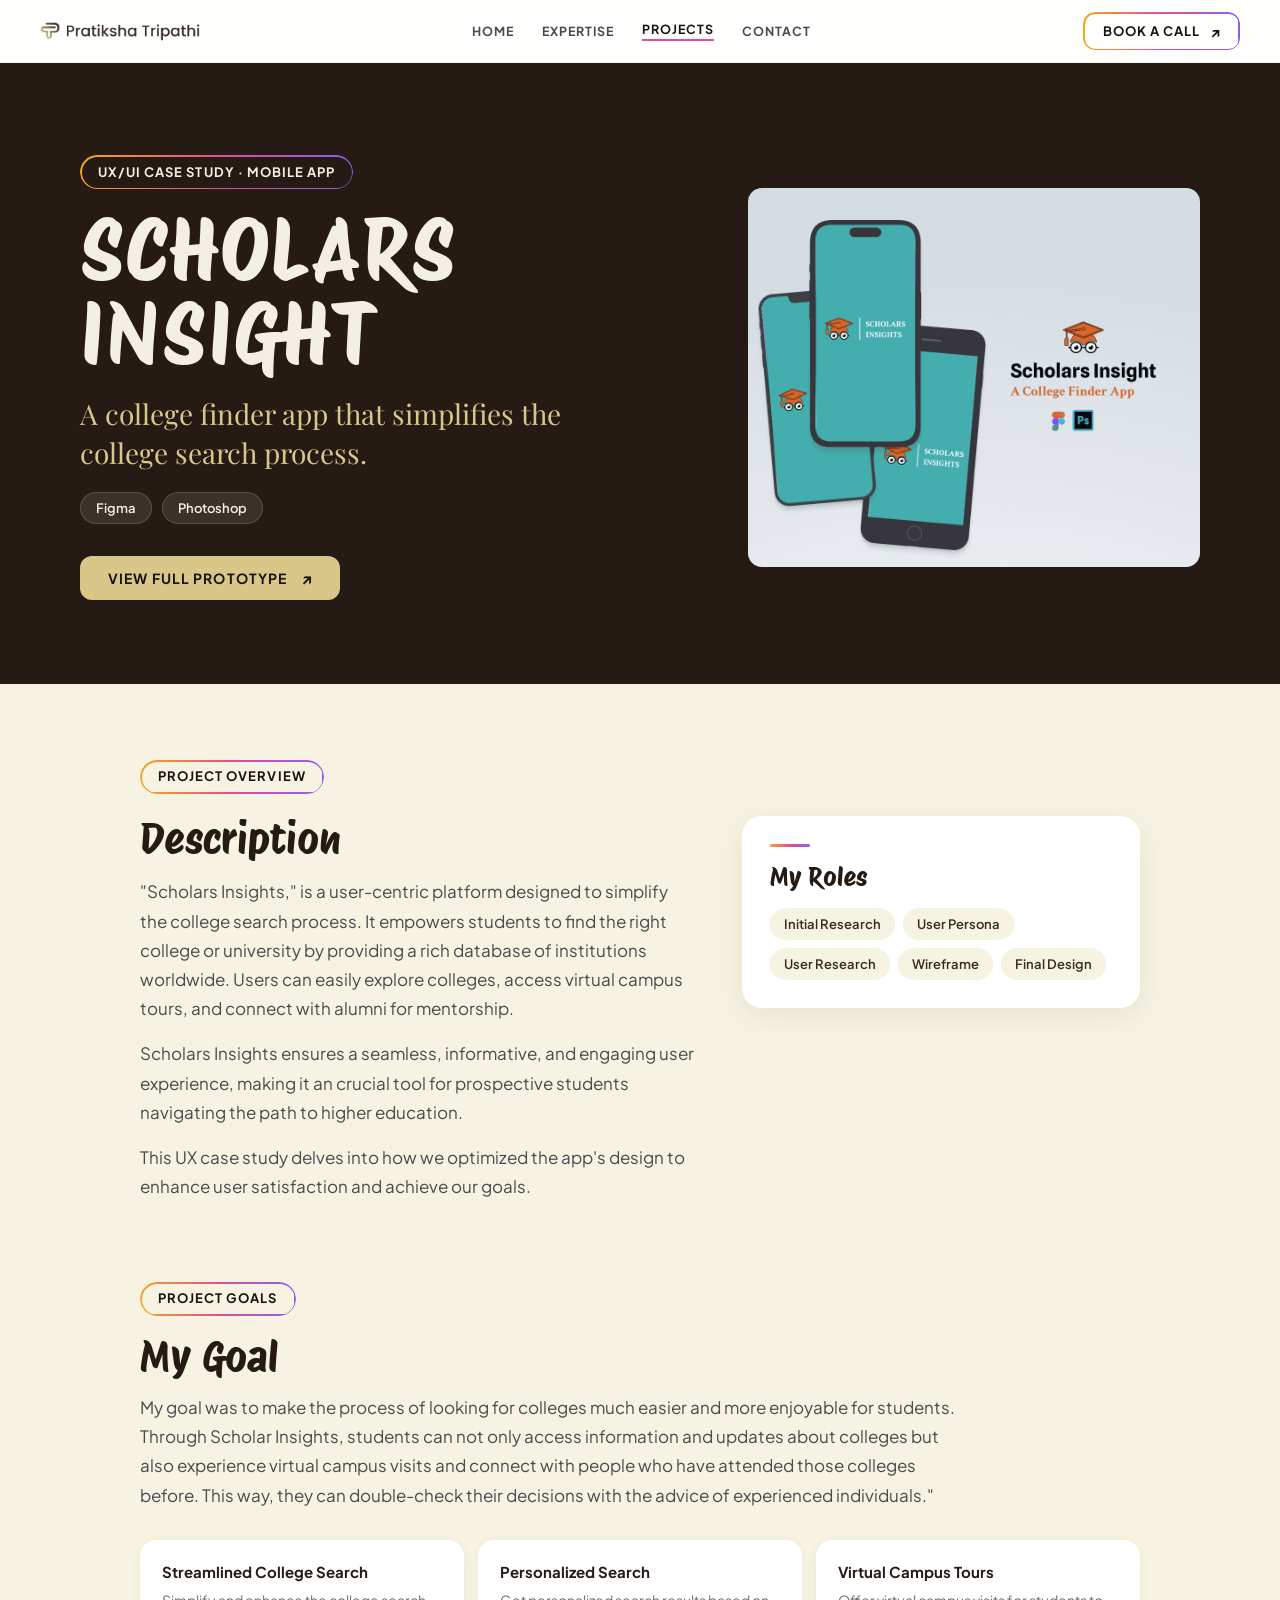
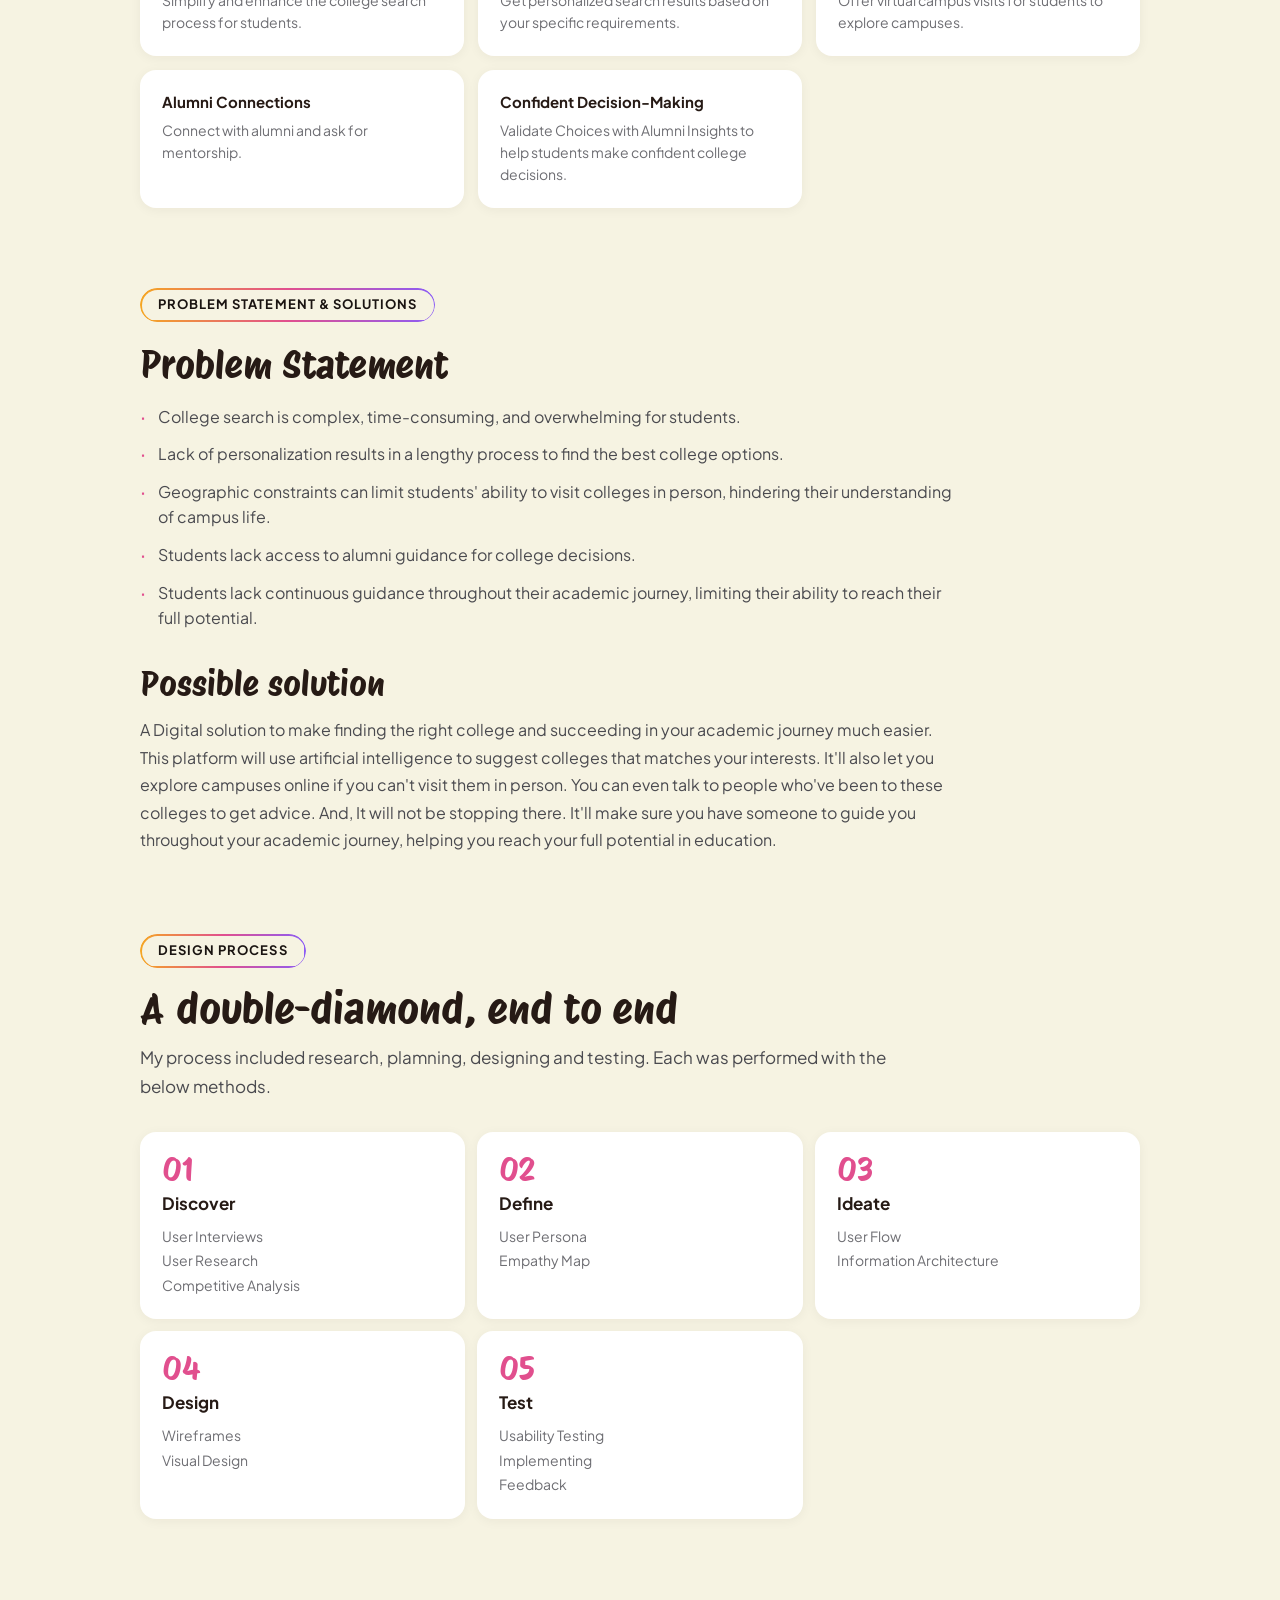
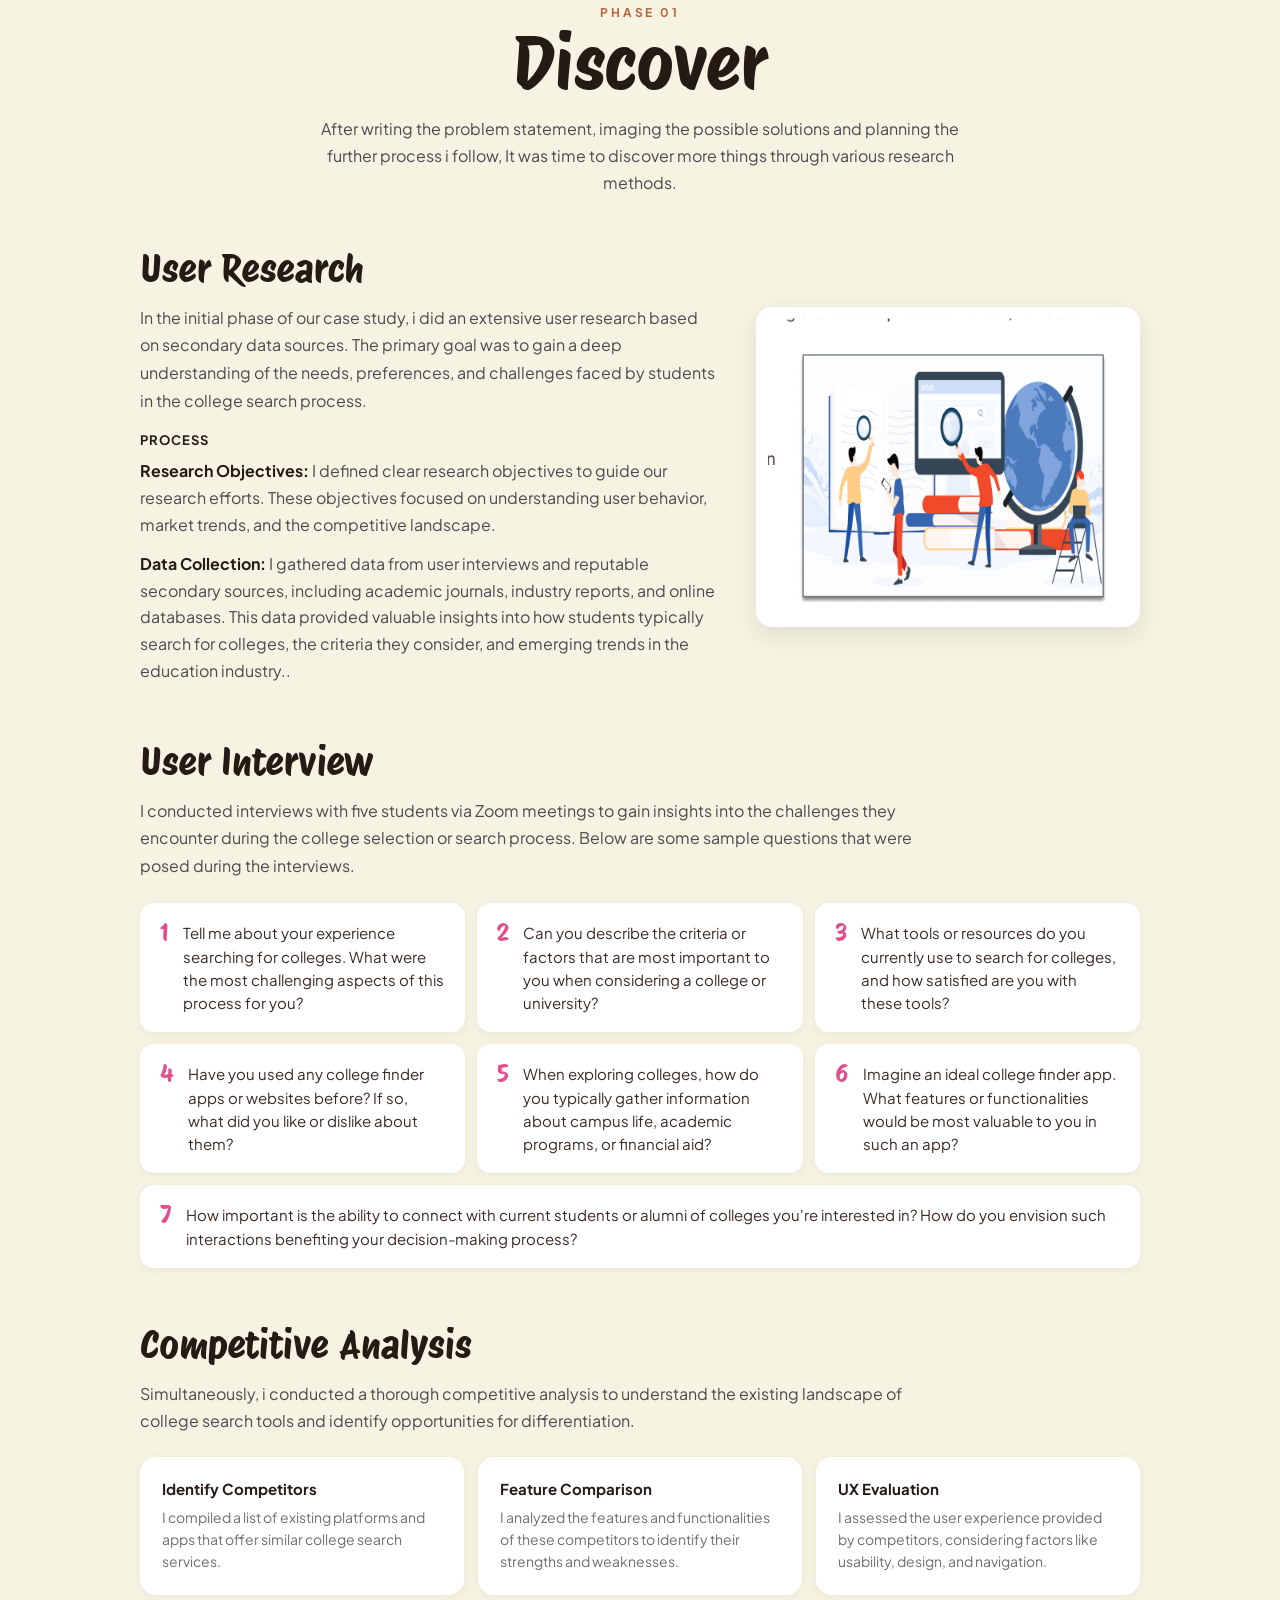
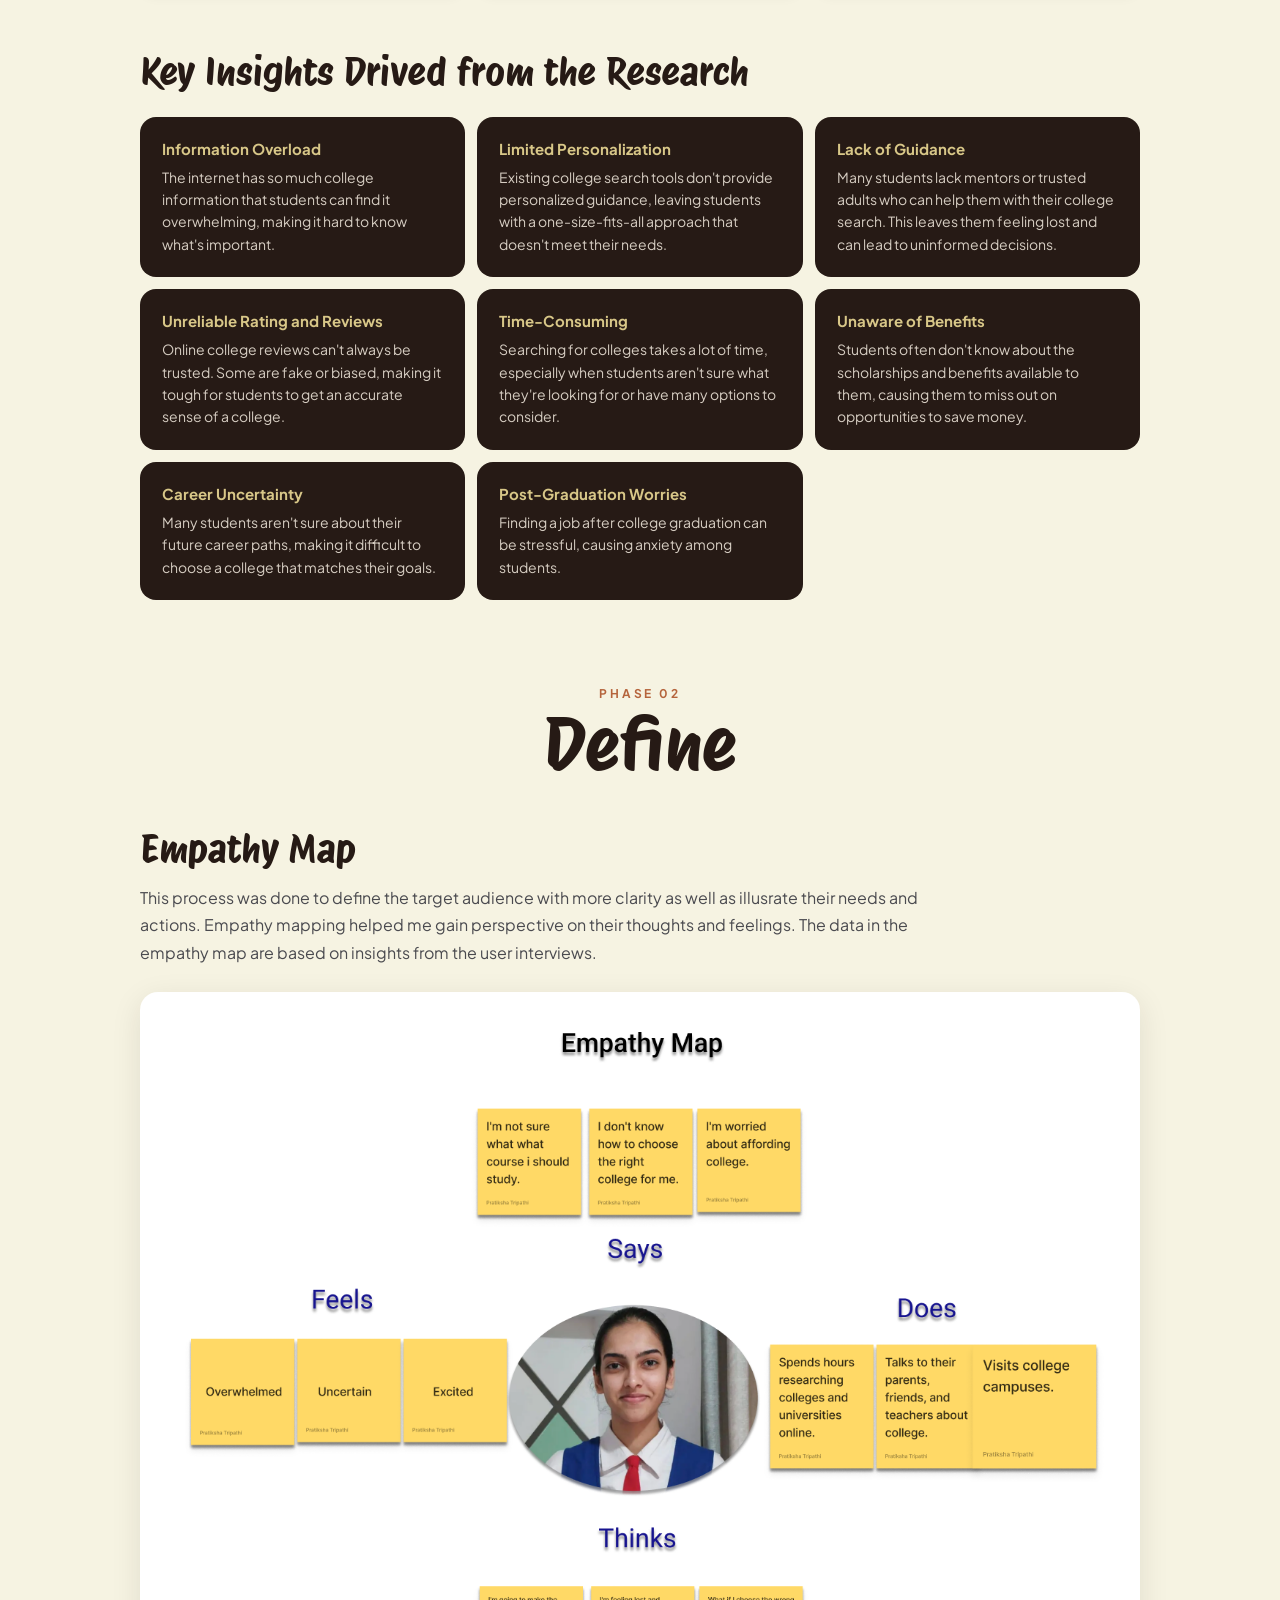
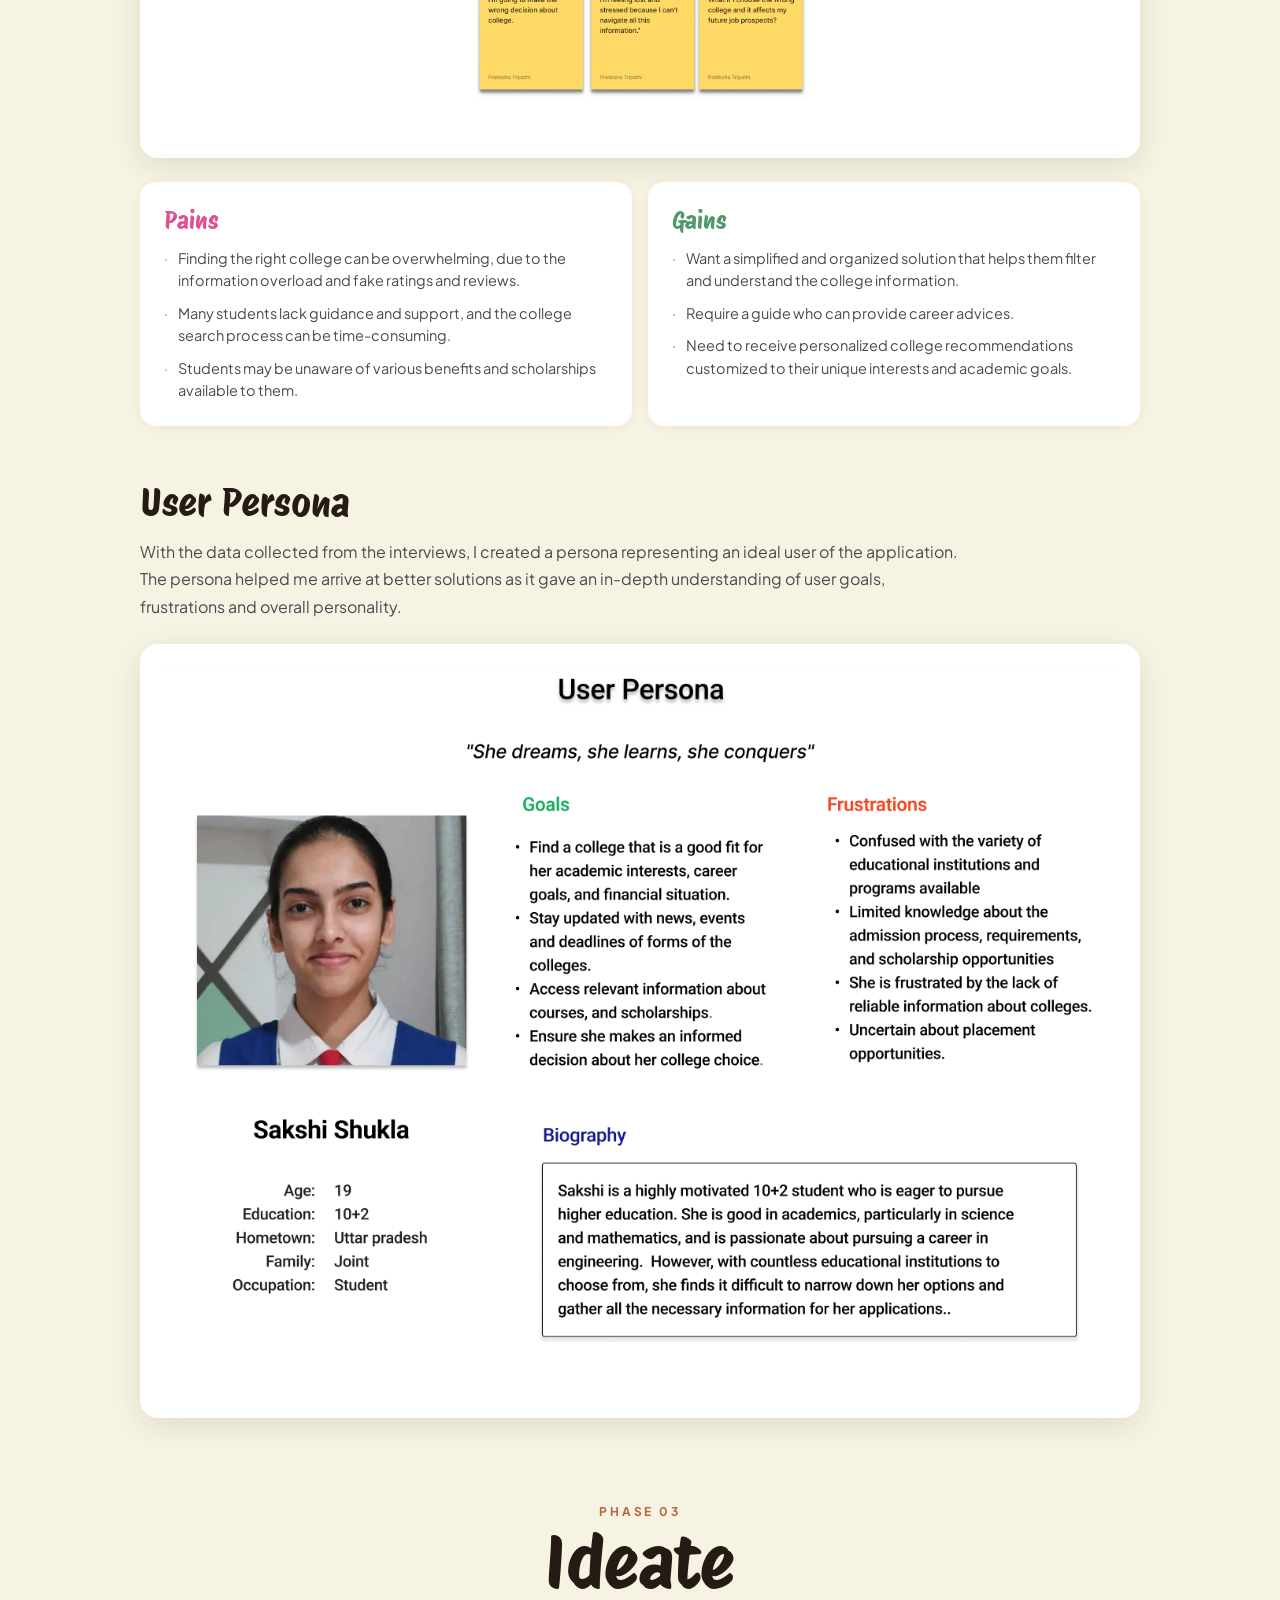
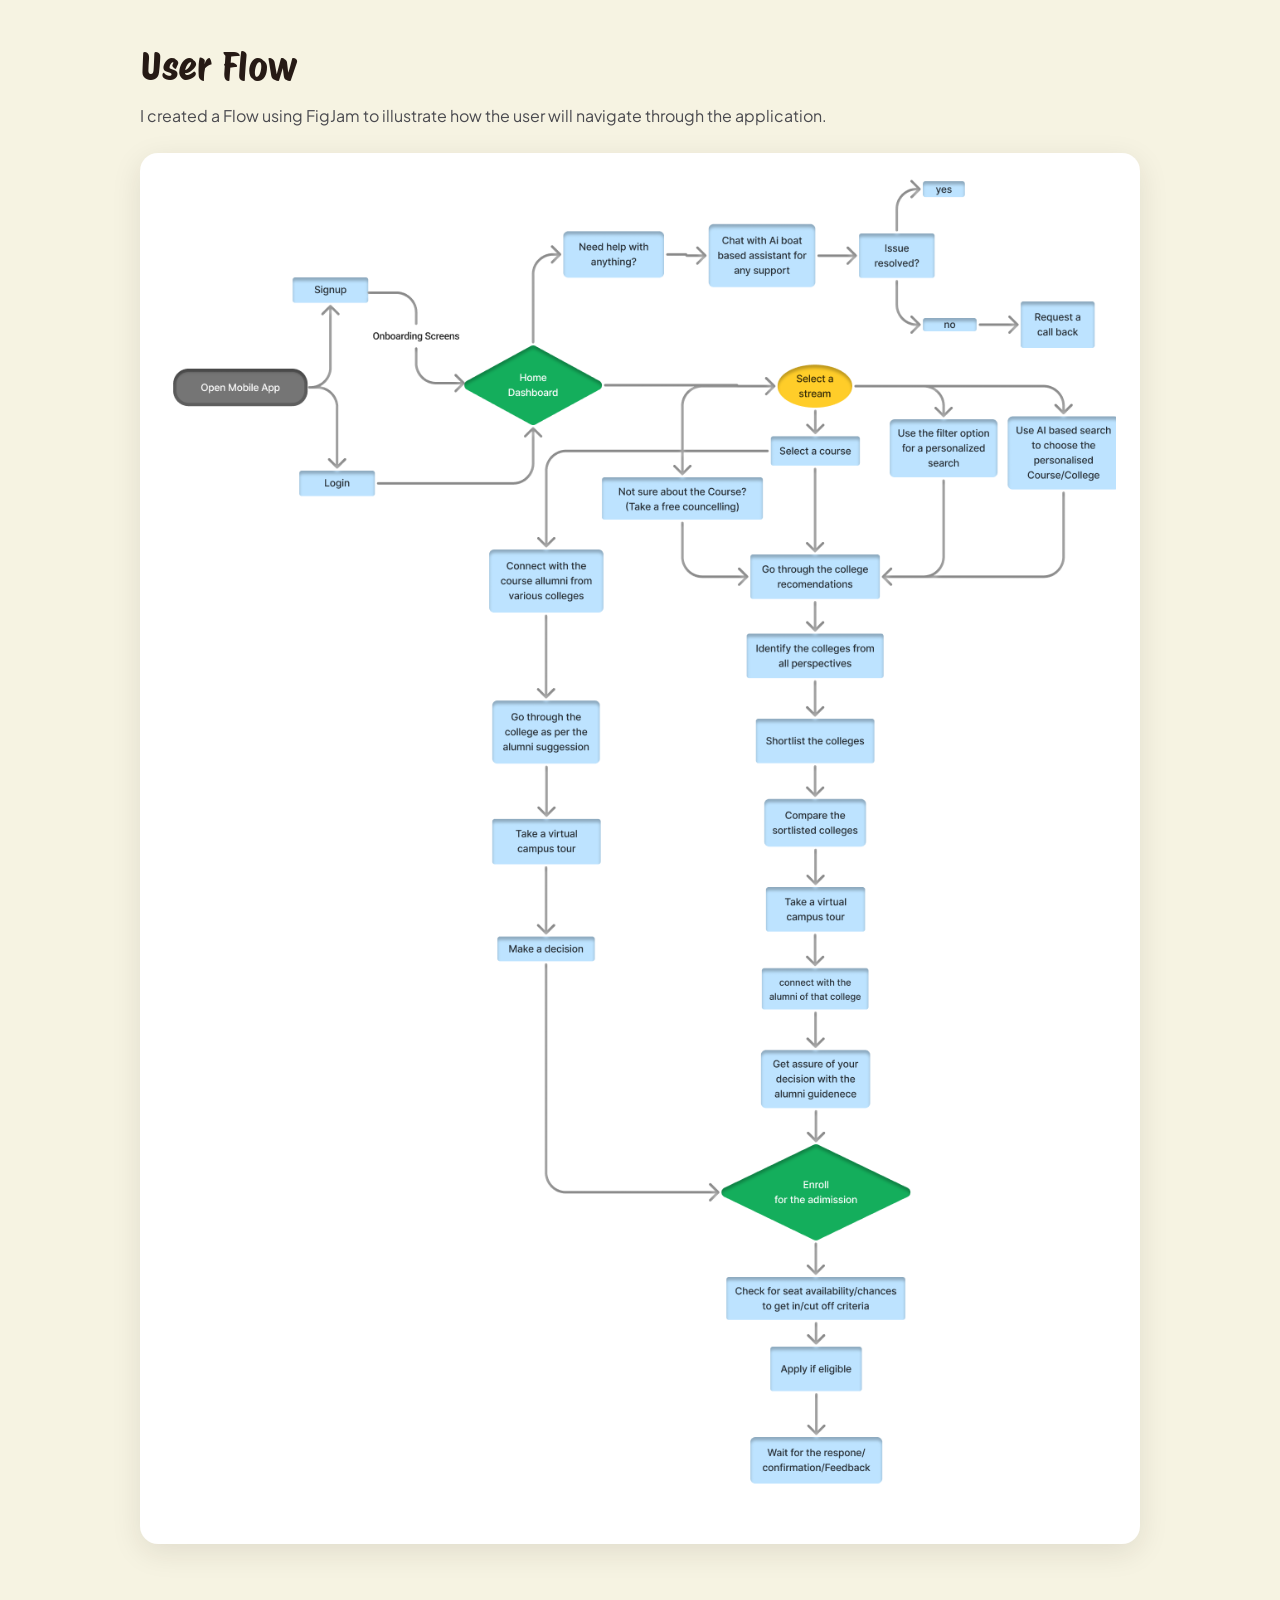
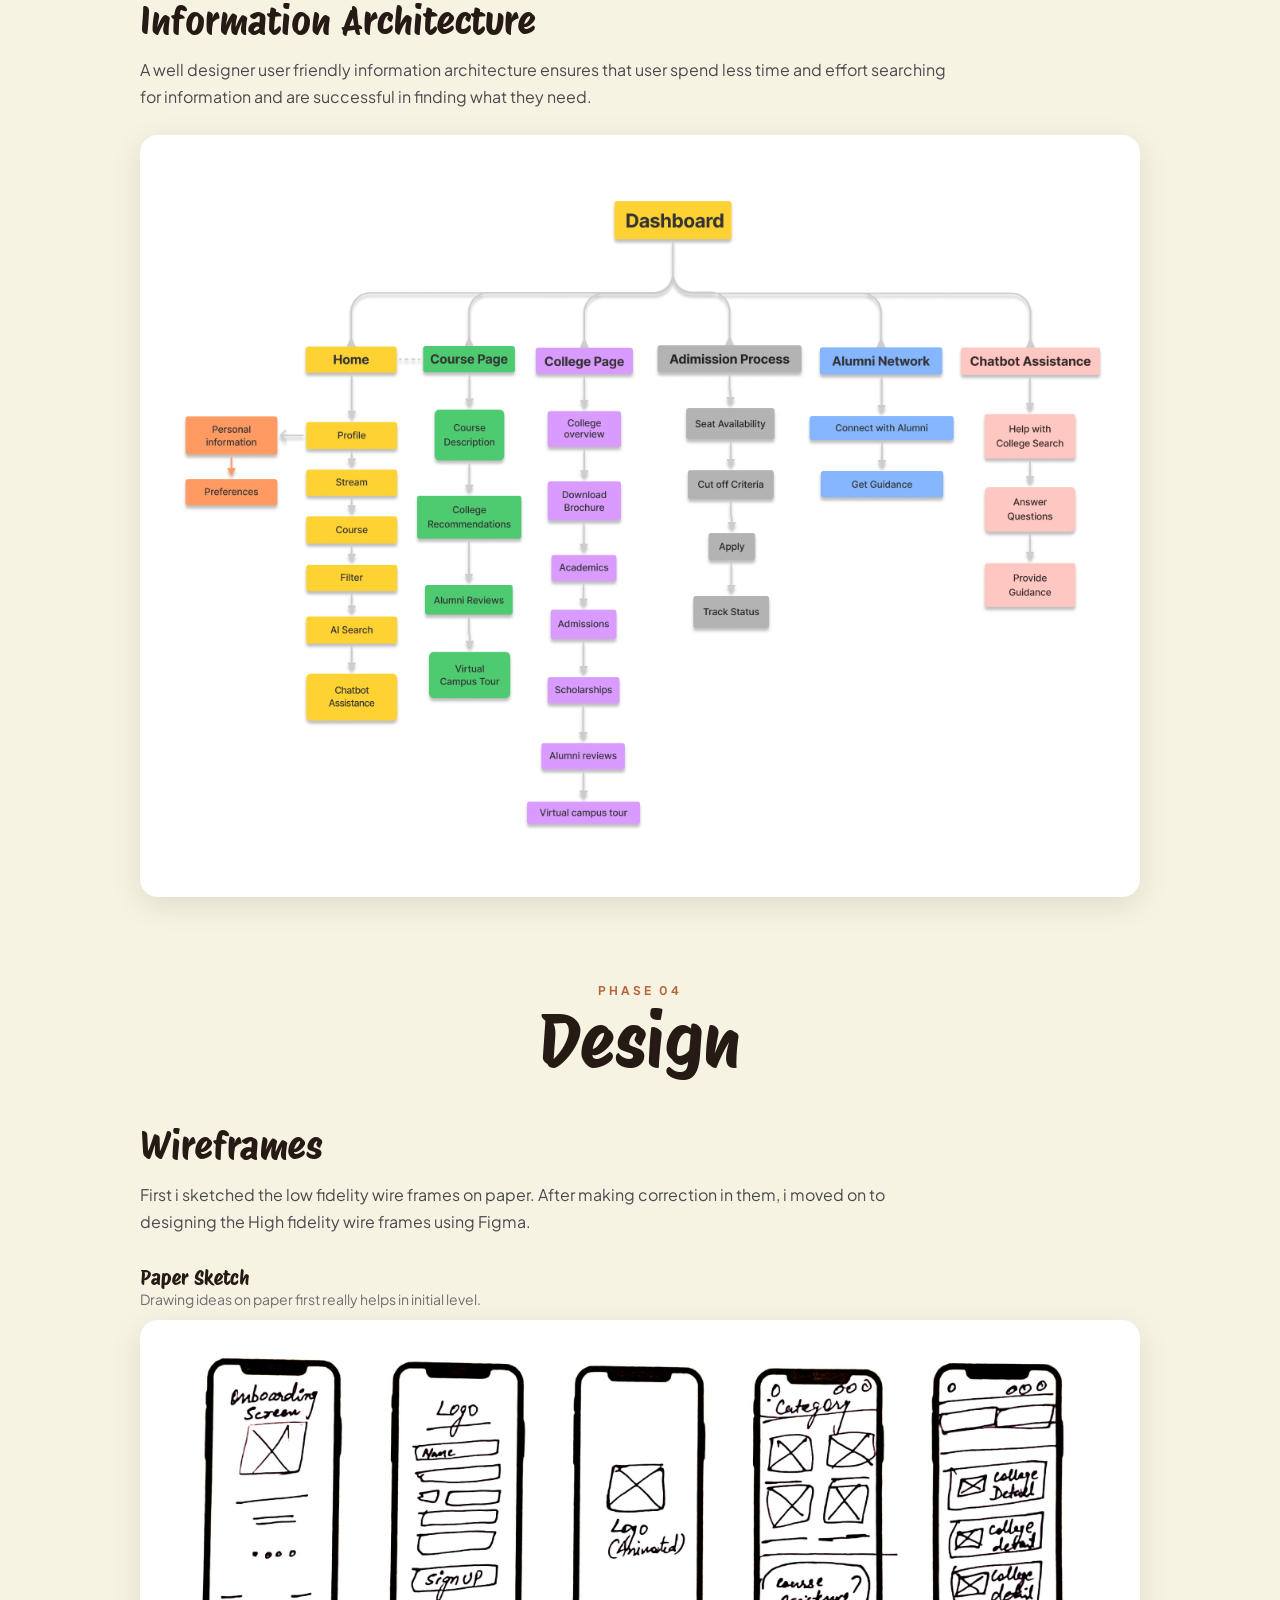
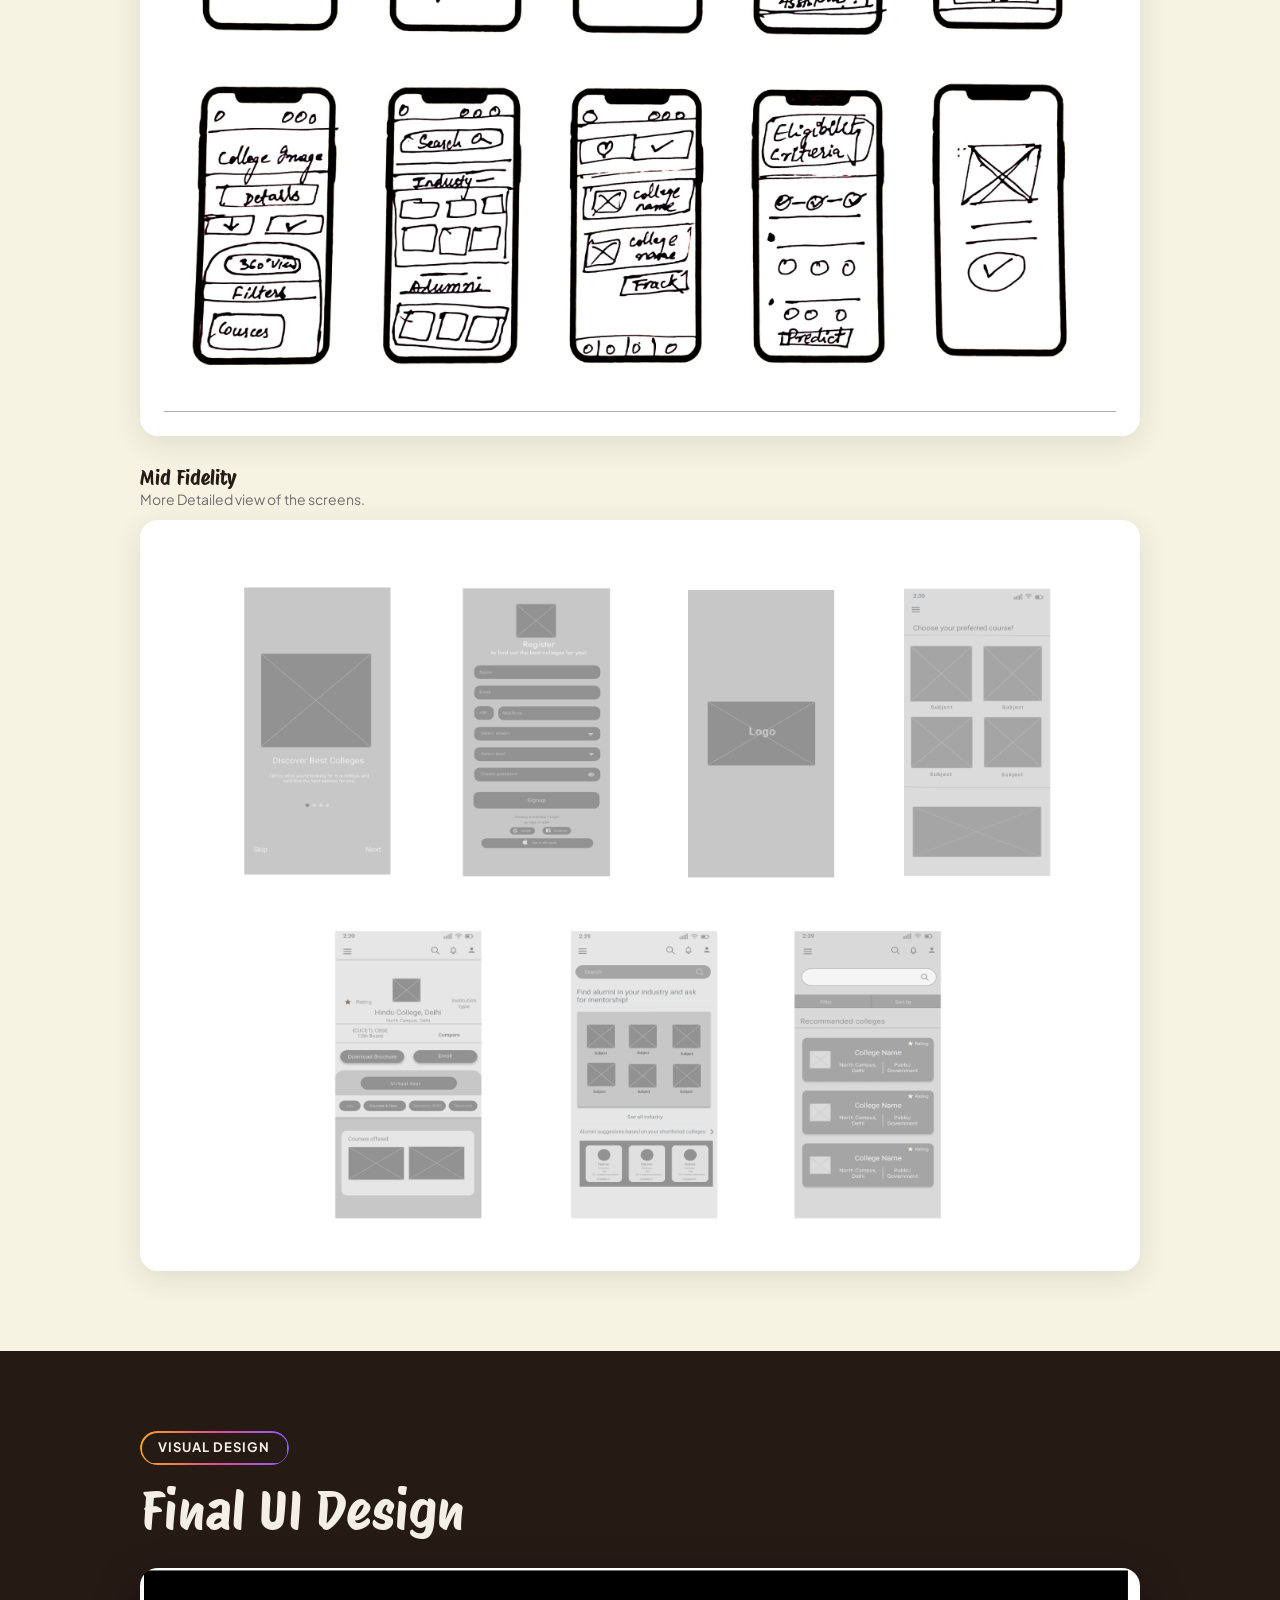
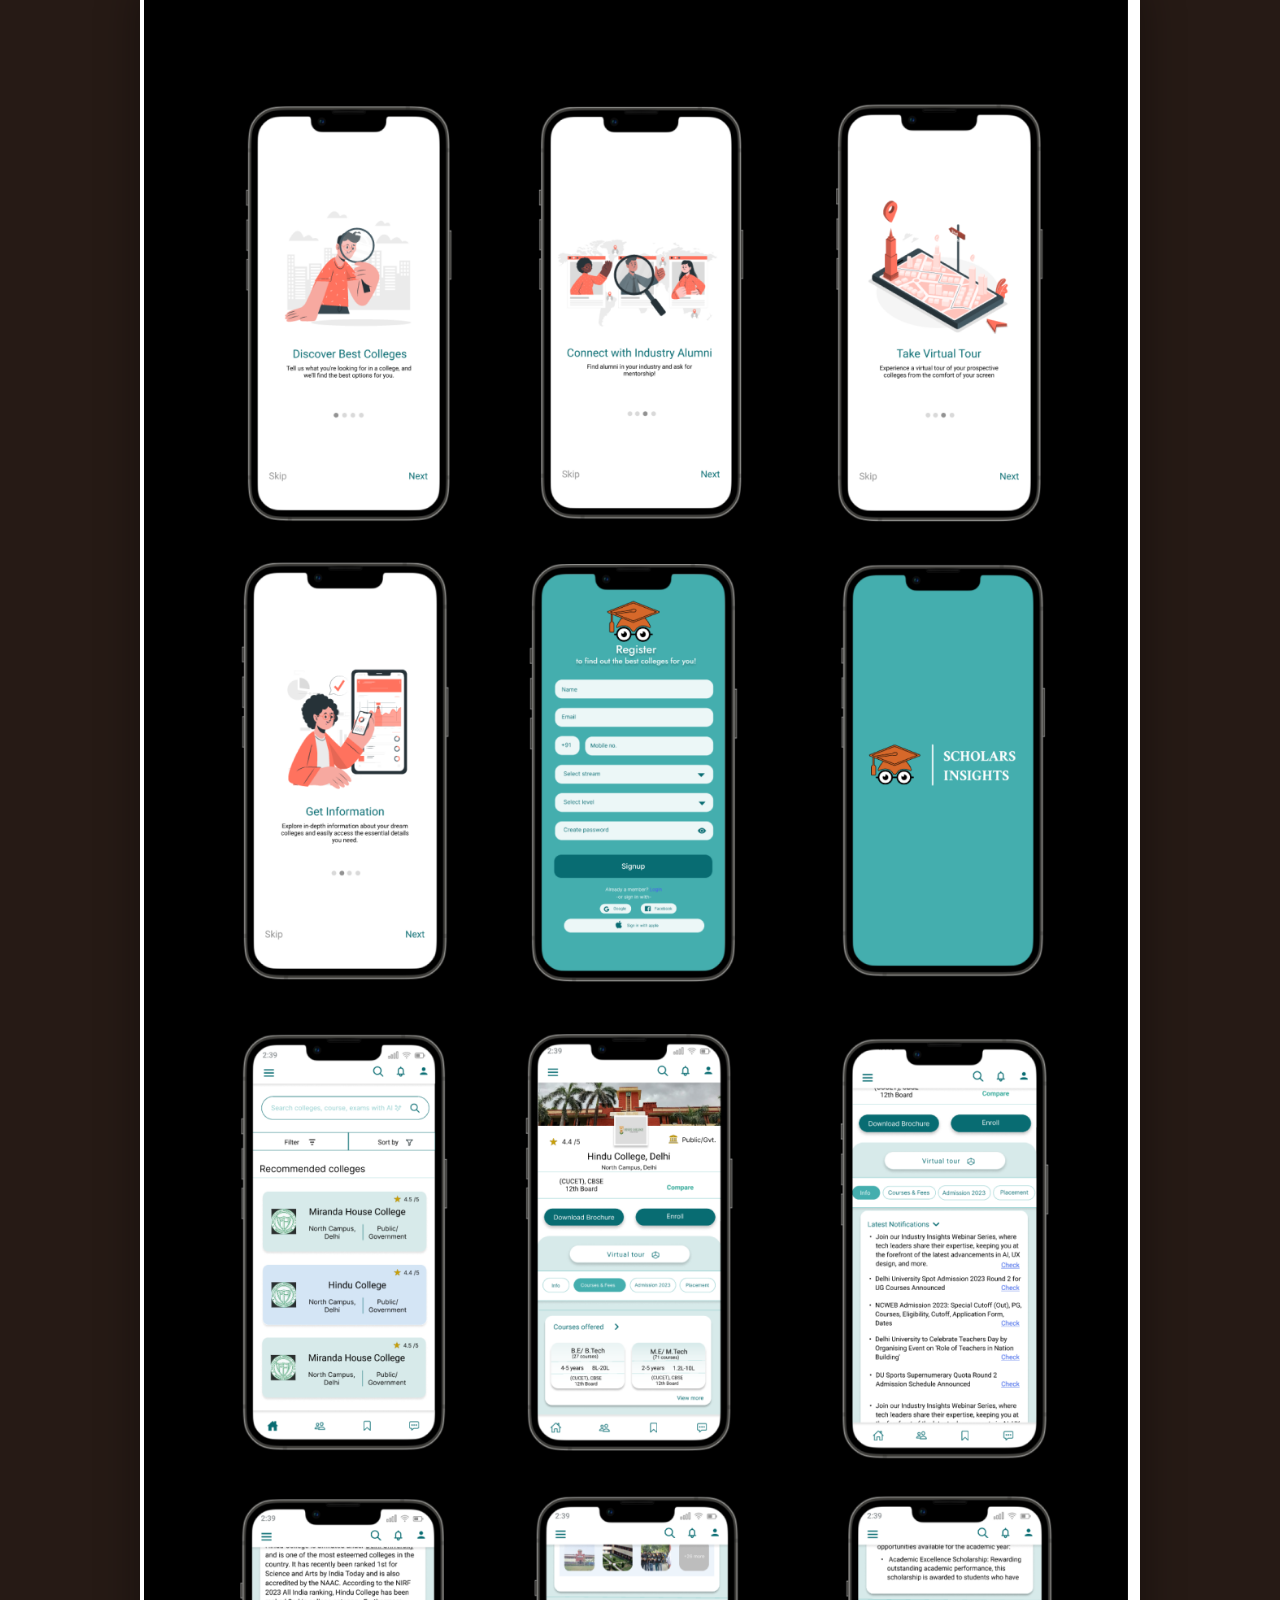
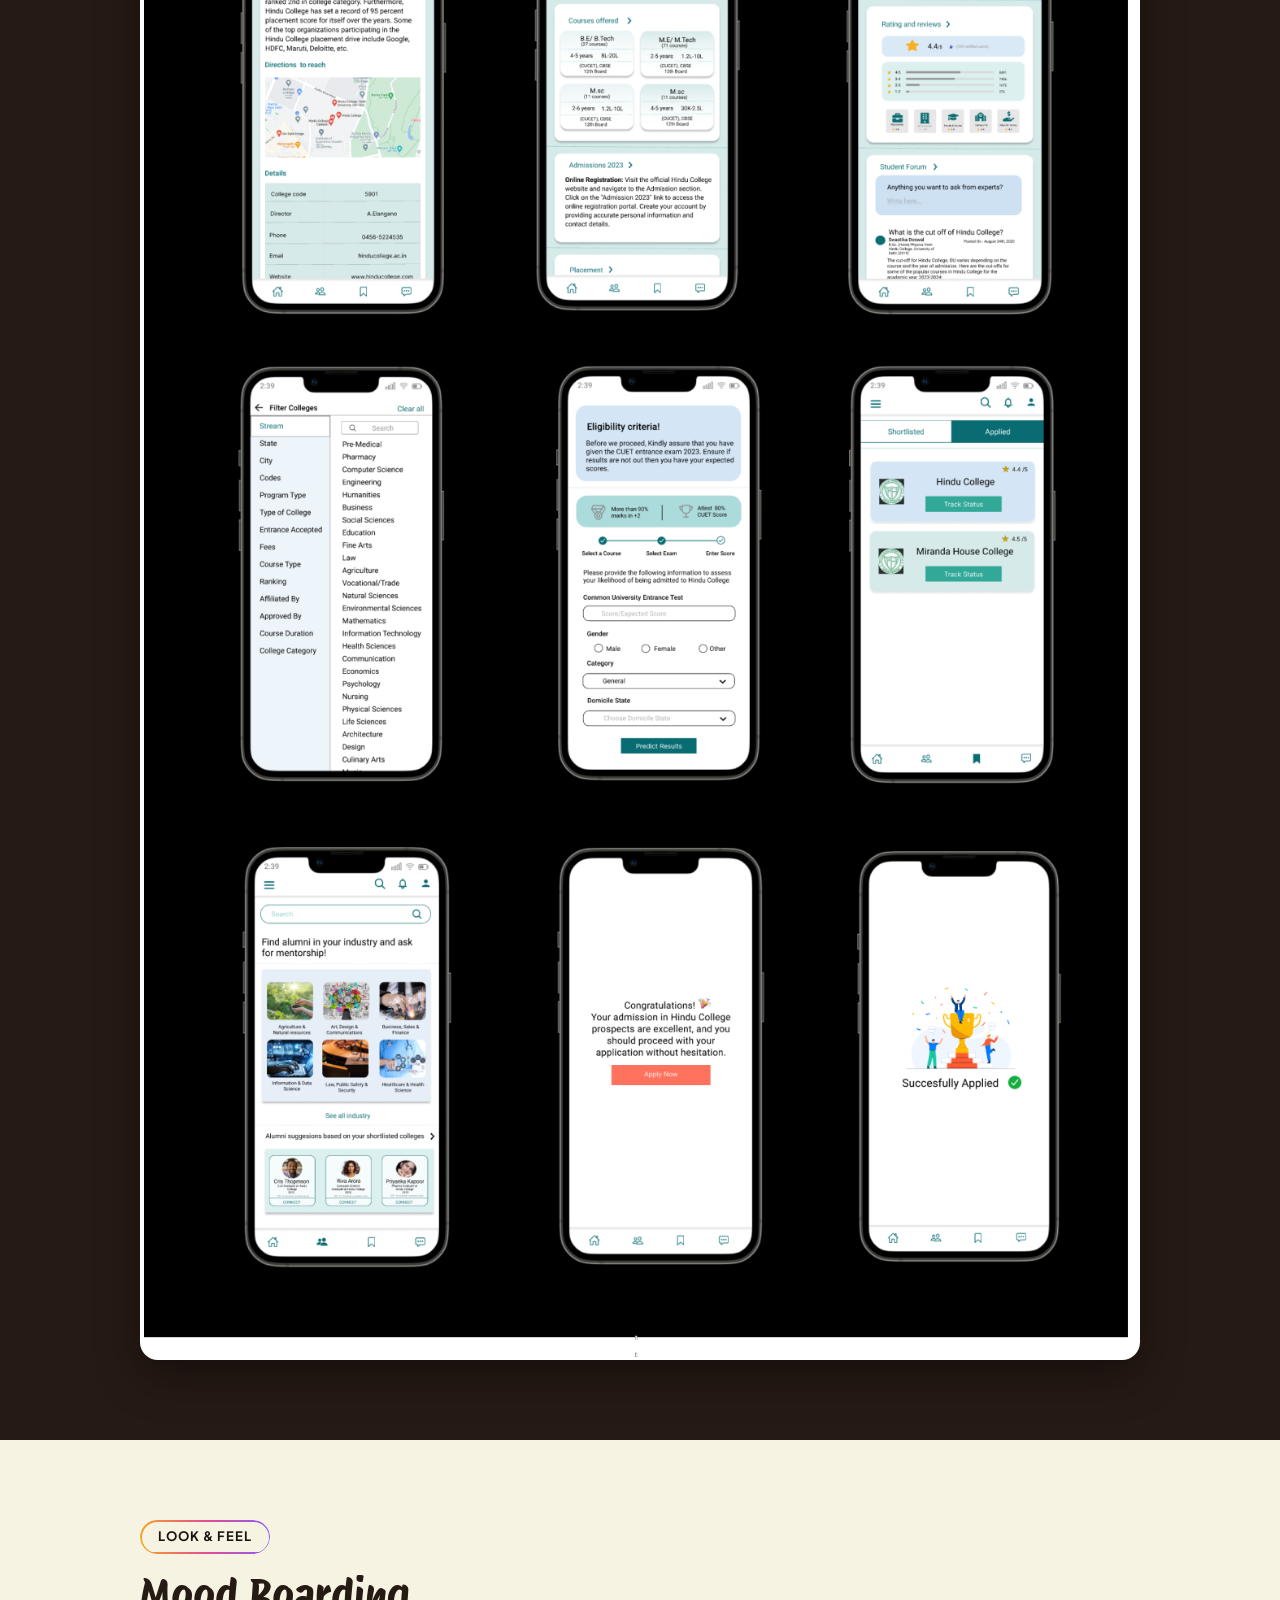
<file: scholars-insight.html>
<!DOCTYPE html>
<html>
<head>
<meta charset="utf-8">
<meta name="viewport" content="width=device-width, initial-scale=1">
<title>Scholars Insight Case Study</title>
<link rel="stylesheet" href="https://fonts.googleapis.com/css2?family=Caveat:wght@700&family=Permanent+Marker&family=Playfair+Display:ital,wght@0,500;0,600;0,700;0,800;1,500&family=Plus+Jakarta+Sans:ital,wght@0,400;0,500;0,600;0,700;0,800;1,400&family=Protest+Riot&display=swap">
<style id="share-shim">
x-dc, helmet, sc-if { display: contents; }
x-import[component-from-global-scope$=".Button"] {
  position: relative; display: inline-flex; align-items: center; gap: 14px; box-sizing: border-box;
  height: 44px; padding: 0 28px; border-radius: 12px; cursor: pointer; white-space: nowrap;
  font: 700 14px/1 'Plus Jakarta Sans', sans-serif; letter-spacing: 0.08em; text-transform: uppercase; color: #1A1411;
}
x-import[component-from-global-scope$=".Button"]:focus-visible { outline: 2px solid #E14F8E; outline-offset: 3px; }
x-import[component-from-global-scope$=".Button"][size="sm"] { height: 38px; padding: 0 20px; gap: 10px; font-size: 13px; }
x-import[component-from-global-scope$=".Button"][variant="outline"]::before {
  content: ""; position: absolute; inset: 0; padding: 1.5px; border-radius: inherit;
  background: linear-gradient(90deg, #F5A623, #E14F8E 50%, #8B5CF6);
  -webkit-mask: linear-gradient(#000 0 0) content-box, linear-gradient(#000 0 0); -webkit-mask-composite: xor;
  mask: linear-gradient(#000 0 0) content-box exclude, linear-gradient(#000 0 0); pointer-events: none;
}
x-import[component-from-global-scope$=".Button"][variant="gold"] { background: #D8C788; }
x-import[component-from-global-scope$=".Button"][variant="ghost"] { padding: 0 4px; text-decoration: underline; text-underline-offset: 4px; }
x-import[component-from-global-scope$=".Button"][arrow]::after { content: "\2197"; font-size: 1.15em; letter-spacing: 0; }
x-import[component-from-global-scope$=".Avatar"] {
  display: inline-flex; align-items: center; justify-content: center; width: 44px; height: 44px; flex-shrink: 0; border-radius: 50%;
  background: linear-gradient(135deg, #E14F8E, #F5A623); color: #fff; font: 700 13px/1 'Plus Jakarta Sans', sans-serif; letter-spacing: 0.04em;
}
.share-video { display: flex; flex-direction: column; align-items: center; justify-content: center; gap: 10px; width: 100%; height: 100%;
  text-decoration: none; color: #F3EFE6; font: 700 12.5px/1.2 'Plus Jakarta Sans', sans-serif; letter-spacing: 0.08em; text-transform: uppercase;
  background: radial-gradient(circle at 50% 40%, #3B2A22, #1A1411 70%); }
.share-video span.play { width: 52px; height: 52px; border-radius: 50%; display: grid; place-items: center; font-size: 18px; letter-spacing: 0;
  background: linear-gradient(135deg, #E14F8E, #F5A623); color: #fff; }
.share-video:hover span.play { transform: scale(1.06); }
.share-video:focus-visible { outline: 2px solid #E14F8E; outline-offset: -4px; }

[data-hv="1"]:hover{color:#1A1411 !important}
[data-hv="2"]:hover{color:#1A1411 !important}
[data-hv="3"]:hover{color:#1A1411 !important}
</style>

<script>
document.addEventListener('DOMContentLoaded', function () {
  document.querySelectorAll('x-import[component-from-global-scope$=".Button"]').forEach(function (b) {
    var href = b.getAttribute('href');
    b.setAttribute('role', 'link'); b.tabIndex = 0;
    function go() {
      if (!href || href === '#') return;
      if (b.getAttribute('target') === '_blank' || /^https?:/.test(href)) { var a = document.createElement('a'); a.href = href; a.target = '_blank'; a.rel = 'noopener'; document.body.appendChild(a); a.click(); a.remove(); }
      else location.href = href;
    }
    b.addEventListener('click', go);
    b.addEventListener('keydown', function (e) { if (e.key === 'Enter') go(); });
  });
  document.querySelectorAll('x-import[component-from-global-scope$=".Avatar"]').forEach(function (a) {
    a.textContent = (a.getAttribute('name') || '').split(/\s+/).map(function (w) { return w[0] || ''; }).join('').slice(0, 2).toUpperCase();
  });
  var bar = document.getElementById('share-progress');
  var tocIds = Array.prototype.map.call(document.querySelectorAll('[data-toc]'), function (el) { return el.getAttribute('data-toc'); })
    .filter(function (v, i, arr) { return arr.indexOf(v) === i; });
  function onScroll() {
    var doc = document.documentElement, max = doc.scrollHeight - window.innerHeight;
    if (bar) bar.style.width = (max > 0 ? Math.min(100, Math.max(0, window.scrollY / max * 100)) : 0) + '%';
    if (!tocIds.length) return;
    var active = '', y = window.scrollY + 140;
    tocIds.forEach(function (id) { var el = document.getElementById(id); if (el && el.offsetTop <= y) active = id; });
    document.querySelectorAll('[data-toc]').forEach(function (el) {
      var on = el.getAttribute('data-toc') === active;
      el.style.color = el.getAttribute('data-toc-part') === 'num' ? (on ? '#E14F8E' : '#B5984E') : (on ? '#1A1411' : '#6E6E73');
    });
  }
  window.addEventListener('scroll', onScroll, { passive: true }); onScroll();
  var form = document.querySelector('form[data-share-form]');
  if (form) form.addEventListener('submit', function (e) {
    e.preventDefault();
    var btn = form.querySelector('[type="submit"]');
    var status = form.querySelector('[data-form-status]');
    if (!status) { status = document.createElement('p'); status.setAttribute('data-form-status', ''); status.setAttribute('role', 'status');
      status.style.cssText = "margin:0;font-family:'Plus Jakarta Sans',sans-serif;font-size:14px;line-height:1.5;color:#3B2A22"; form.appendChild(status); }
    var data = {}; new FormData(form).forEach(function (v, k) { data[k] = v; });
    data._subject = 'New message from your portfolio: ' + (data.name || '');
    data._template = 'table';
    if (btn) { btn.disabled = true; btn.textContent = 'Sending...'; }
    status.textContent = '';
    fetch('https://formsubmit.co/ajax/tripathi.pratiksha3555@gmail.com', {
      method: 'POST', headers: { 'Content-Type': 'application/json', 'Accept': 'application/json' }, body: JSON.stringify(data)
    }).then(function (r) { if (!r.ok) throw new Error(); return r.json(); })
      .then(function (j) { if (j && (j.success === false || j.success === 'false')) throw new Error();
        form.reset(); if (btn) btn.textContent = 'Sent'; status.textContent = 'Thanks! Your message is on its way. I\'ll get back to you soon.'; })
      .catch(function () { if (btn) { btn.disabled = false; btn.textContent = 'Submit'; }
        status.textContent = 'Sorry, the message could not be sent. Please email tripathi.pratiksha3555@gmail.com directly.'; });
  });
});
</script>
</head>
<body>
<x-dc>
<helmet>
  <meta name="viewport" content="width=device-width, initial-scale=1">
  <link rel="preconnect" href="https://fonts.gstatic.com" crossorigin="anonymous">
  
  <style>
/* Eyebrow — mirrors the "Eyebrow" component in the Figma file "Pratiksha's Portfolio".
   Pill, 34px tall, 1.5px Signature gradient stroke (amber → pink → violet), transparent fill. */
:root {
  --pt-gradient-signature: linear-gradient(90deg, #F5A623 0%, #E14F8E 50%, #8B5CF6 100%);
  --pt-text-primary: #1A1411;
  --pt-text-on-dark: #F3EFE6;
}

.pt-eyebrow {
  position: relative;
  display: inline-flex;
  align-items: center;
  box-sizing: border-box;
  height: 34px;
  padding: 0 18px;
  border-radius: 999px;
  background: transparent;
  font-family: 'Plus Jakarta Sans', sans-serif;
  font-size: 13px;
  font-weight: 700;
  line-height: 1;
  letter-spacing: 0.08em;
  text-transform: uppercase;
  white-space: nowrap;
  color: var(--pt-text-primary);
}

/* Gradient stroke drawn on a masked pseudo-element so the fill stays transparent on any surface. */
.pt-eyebrow::before {
  content: "";
  position: absolute;
  inset: 0;
  padding: 1.5px;
  border-radius: inherit;
  background: var(--pt-gradient-signature);
  -webkit-mask: linear-gradient(#000 0 0) content-box, linear-gradient(#000 0 0);
  -webkit-mask-composite: xor;
  mask: linear-gradient(#000 0 0) content-box exclude, linear-gradient(#000 0 0);
  pointer-events: none;
}

.pt-eyebrow--on-dark { color: var(--pt-text-on-dark); }

@media (max-width: 480px) {
  .pt-eyebrow { white-space: normal; height: auto; min-height: 34px; padding: 8px 16px; line-height: 1.3; }
}

</style>
  <style>
    html { scroll-behavior: smooth; }
    body { margin: 0; background: #F6F3E2; -webkit-font-smoothing: antialiased; }
    @media (prefers-reduced-motion: reduce) {
      html { scroll-behavior: auto; }
      * { animation: none !important; transition: none !important; }
    }
    a { color: #B5643C; }
    a:hover { color: #8F4A2A; }
    a:focus-visible, button:focus-visible { outline: 2px solid #8B5CF6; outline-offset: 3px; border-radius: 4px; }
    nav a { white-space: nowrap; }
    section[id], header[id] { scroll-margin-top: 84px; }
    @media (max-width: 960px) {
      nav[aria-label="Portfolio"] > div { flex-wrap: nowrap; overflow-x: auto; -webkit-overflow-scrolling: touch; }
      nav[aria-label="Portfolio"] > div > div { gap: 16px; flex-shrink: 0; }
      nav[aria-label="Portfolio"] x-import { flex-shrink: 0; }
    }
    #learnings a[href*="#projects"], #learnings a[href*="#projects"] span { color: #EEDFAE !important; }
    #learnings a[href*="#projects"]:hover, #learnings a[href*="#projects"]:hover span { color: #F6ECC8 !important; }
  </style>
</helmet>

<!-- ============ READING PROGRESS ============ -->
<sc-if>
  <div aria-hidden="true" id="share-progress" style="position:fixed;top:0;left:0;height:3px;width:0%;background:linear-gradient(90deg,#F5A623 0%,#E14F8E 50%,#8B5CF6 100%);z-index:120"></div>
</sc-if>

<!-- ============ PORTFOLIO GLOBAL NAV ============ -->
<nav aria-label="Portfolio" style="position:sticky;top:0;z-index:110;background:rgba(255,255,255,0.94);backdrop-filter:blur(10px);border-bottom:1px solid rgba(26,20,17,0.06)">
  <div style="max-width:1200px;margin:0 auto;padding:12px 24px;display:flex;align-items:center;justify-content:space-between;gap:16px;flex-wrap:wrap">
    <a href="index.html" aria-label="Pratiksha Tripathi — home" style="display:flex;align-items:center;text-decoration:none"><img src="assets/logo-lockup-trim.png" alt="Pratiksha Tripathi" style="height:19px;width:auto;display:block"></a>
    <div style="display:flex;gap:28px;flex-wrap:wrap;align-items:center;font-family:'Plus Jakarta Sans',sans-serif;font-size:12.5px;font-weight:700;letter-spacing:0.08em;text-transform:uppercase">
      <a href="index.html" style="color:#4A4A4F;text-decoration:none" data-hv="1">Home</a>
      <a href="index.html#about" style="color:#4A4A4F;text-decoration:none" data-hv="2">Expertise</a>
      <a href="index.html#projects" style="color:#1A1411;text-decoration:none;border-bottom:2px solid #E14F8E;padding-bottom:2px" aria-current="page">Projects</a>
      <a href="index.html#contact" style="color:#4A4A4F;text-decoration:none" data-hv="3">Contact</a>
    </div>
    <x-import component-from-global-scope="PratikshaTripathiDesignSystem_4e2eff.Button" variant="outline" size="sm" arrow href="index.html#contact" hint-size="auto,38px">Book a call</x-import>
  </div>
</nav>

<!-- ============ HERO ============ -->
<header id="top" data-screen-label="Hero" style="background:#261A15;color:#F3EFE6;padding:92px 24px 84px">
  <div style="max-width:1120px;margin:0 auto;display:grid;grid-template-columns:1.15fr 0.85fr;gap:56px;align-items:center">
    <div style="display:flex;flex-direction:column;align-items:flex-start;gap:18px">
      <span class="pt-eyebrow pt-eyebrow--on-dark">UX/UI case study · Mobile app</span>
      <h1 style="margin:0;font-family:'Protest Riot',sans-serif;font-weight:300;font-size:clamp(44px,7vw,86px);line-height:0.98;color:#F3EFE6;letter-spacing:0.01em">SCHOLARS<br>INSIGHT</h1>
      <p style="margin:0;font-family:'Playfair Display',Georgia,serif;font-size:clamp(20px,3vw,28px);line-height:1.4;color:#D8C788;max-width:520px">A college finder app that simplifies the college search process.</p>
      <div style="display:flex;gap:10px;flex-wrap:wrap;margin-top:2px">
        <span style="background:rgba(243,239,230,0.10);border:1px solid rgba(243,239,230,0.16);border-radius:999px;padding:7px 15px;font-family:'Plus Jakarta Sans';font-size:13px;font-weight:600;color:#F3EFE6">Figma</span>
        <span style="background:rgba(243,239,230,0.10);border:1px solid rgba(243,239,230,0.16);border-radius:999px;padding:7px 15px;font-family:'Plus Jakarta Sans';font-size:13px;font-weight:600;color:#F3EFE6">Photoshop</span>
      </div>
      <div style="margin-top:14px">
        <x-import component-from-global-scope="PratikshaTripathiDesignSystem_4e2eff.Button" variant="gold" arrow href="https://youtu.be/Fvt93D3YmZ8?si=yNwfk7Ve4yMVVhEu" hint-size="auto,44px">View full prototype</x-import>
      </div>
    </div>
    <div style="display:flex;justify-content:center;width:100%">
      <img src="assets/scholars/hero-cover.png" alt="Scholars Insight — A College Finder App" style="width:100%;max-width:560px;height:auto;border-radius:14px">
    </div>
  </div>
</header>

<!-- ============ PROJECT OVERVIEW ============ -->
<section id="overview" data-screen-label="Project Overview" style="padding:76px 24px 0">
  <div style="max-width:1000px;margin:0 auto">
    <span class="pt-eyebrow">Project Overview</span>
    <div style="display:grid;grid-template-columns:1.4fr 1fr;gap:44px;margin-top:22px;align-items:start">
      <div>
        <h2 style="margin:0 0 16px;font-family:'Protest Riot',sans-serif;font-weight:300;font-size:clamp(30px,4vw,42px);line-height:1.08;color:#261A15">Description</h2>
        <p style="margin:0 0 16px;font-family:'Plus Jakarta Sans',sans-serif;font-size:17px;line-height:1.72;color:#4A4A4F">"Scholars Insights," is a user-centric platform designed to simplify the college search process. It empowers students to find the right college or university by providing a rich database of institutions worldwide. Users can easily explore colleges, access virtual campus tours, and connect with alumni for mentorship.</p>
        <p style="margin:0 0 16px;font-family:'Plus Jakarta Sans',sans-serif;font-size:17px;line-height:1.72;color:#4A4A4F">Scholars Insights ensures a seamless, informative, and engaging user experience, making it an crucial tool for prospective students navigating the path to higher education.</p>
        <p style="margin:0;font-family:'Plus Jakarta Sans',sans-serif;font-size:17px;line-height:1.72;color:#4A4A4F">This UX case study delves into how we optimized the app's design to enhance user satisfaction and achieve our goals.</p>
      </div>
      <div style="background:#FFFFFF;border-radius:20px;padding:28px;box-shadow:0 8px 30px rgba(38,26,21,0.07)">
        <div style="height:3px;width:40px;background:linear-gradient(90deg,#F5A623,#E14F8E,#8B5CF6);border-radius:2px;margin-bottom:14px"></div>
        <h3 style="margin:0 0 16px;font-family:'Protest Riot',sans-serif;font-weight:300;font-size:26px;color:#261A15">My Roles</h3>
        <div style="display:flex;flex-wrap:wrap;gap:8px">
          <span style="background:#F6F3E2;border-radius:999px;padding:8px 14px;font-family:'Plus Jakarta Sans';font-size:13px;font-weight:600;color:#3B2A22">Initial Research</span>
          <span style="background:#F6F3E2;border-radius:999px;padding:8px 14px;font-family:'Plus Jakarta Sans';font-size:13px;font-weight:600;color:#3B2A22">User Persona</span>
          <span style="background:#F6F3E2;border-radius:999px;padding:8px 14px;font-family:'Plus Jakarta Sans';font-size:13px;font-weight:600;color:#3B2A22">User Research</span>
          <span style="background:#F6F3E2;border-radius:999px;padding:8px 14px;font-family:'Plus Jakarta Sans';font-size:13px;font-weight:600;color:#3B2A22">Wireframe</span>
          <span style="background:#F6F3E2;border-radius:999px;padding:8px 14px;font-family:'Plus Jakarta Sans';font-size:13px;font-weight:600;color:#3B2A22">Final Design</span>
        </div>
      </div>
    </div>
  </div>
</section>

<!-- ============ PROJECT GOALS ============ -->
<section id="goals" data-screen-label="Project Goals" style="padding:80px 24px 0">
  <div style="max-width:1000px;margin:0 auto">
    <span class="pt-eyebrow">Project Goals</span>
    <h2 style="margin:18px 0 14px;font-family:'Protest Riot',sans-serif;font-weight:300;font-size:clamp(30px,4vw,42px);line-height:1.08;color:#261A15">My Goal</h2>
    <p style="margin:0 0 30px;font-family:'Plus Jakarta Sans',sans-serif;font-size:17px;line-height:1.72;color:#4A4A4F;max-width:820px">My goal was to make the process of looking for colleges much easier and more enjoyable for students. Through Scholar Insights, students can not only access information and updates about colleges but also experience virtual campus visits and connect with people who have attended those colleges before. This way, they can double-check their decisions with the advice of experienced individuals."</p>
    <div style="display:grid;grid-template-columns:repeat(3,minmax(0,1fr));gap:14px">
      <div style="background:#FFFFFF;border-radius:16px;padding:22px;box-shadow:0 2px 12px rgba(38,26,21,0.05)">
        <div style="font-family:'Plus Jakarta Sans';font-size:15px;font-weight:700;color:#261A15;margin-bottom:8px">Streamlined College Search</div>
        <div style="font-family:'Plus Jakarta Sans';font-size:14px;line-height:1.6;color:#6E6E73">Simplify and enhance the college search process for students.</div>
      </div>
      <div style="background:#FFFFFF;border-radius:16px;padding:22px;box-shadow:0 2px 12px rgba(38,26,21,0.05)">
        <div style="font-family:'Plus Jakarta Sans';font-size:15px;font-weight:700;color:#261A15;margin-bottom:8px">Personalized Search</div>
        <div style="font-family:'Plus Jakarta Sans';font-size:14px;line-height:1.6;color:#6E6E73">Get personalized search results based on your specific requirements.</div>
      </div>
      <div style="background:#FFFFFF;border-radius:16px;padding:22px;box-shadow:0 2px 12px rgba(38,26,21,0.05)">
        <div style="font-family:'Plus Jakarta Sans';font-size:15px;font-weight:700;color:#261A15;margin-bottom:8px">Virtual Campus Tours</div>
        <div style="font-family:'Plus Jakarta Sans';font-size:14px;line-height:1.6;color:#6E6E73">Offer virtual campus visits for students to explore campuses.</div>
      </div>
      <div style="background:#FFFFFF;border-radius:16px;padding:22px;box-shadow:0 2px 12px rgba(38,26,21,0.05)">
        <div style="font-family:'Plus Jakarta Sans';font-size:15px;font-weight:700;color:#261A15;margin-bottom:8px">Alumni Connections</div>
        <div style="font-family:'Plus Jakarta Sans';font-size:14px;line-height:1.6;color:#6E6E73">Connect with alumni and ask for mentorship.</div>
      </div>
      <div style="background:#FFFFFF;border-radius:16px;padding:22px;box-shadow:0 2px 12px rgba(38,26,21,0.05)">
        <div style="font-family:'Plus Jakarta Sans';font-size:15px;font-weight:700;color:#261A15;margin-bottom:8px">Confident Decision-Making</div>
        <div style="font-family:'Plus Jakarta Sans';font-size:14px;line-height:1.6;color:#6E6E73">Validate Choices with Alumni Insights to help students make confident college decisions.</div>
      </div>
    </div>
  </div>
</section>

<!-- ============ PROBLEM STATEMENT & SOLUTIONS ============ -->
<section id="problem" data-screen-label="Problem Statement and Solutions" style="padding:80px 24px 0">
  <div style="max-width:1000px;margin:0 auto">
    <span class="pt-eyebrow">Problem Statement &amp; Solutions</span>
    <div style="margin-top:22px;max-width:820px">
      <div>
        <h2 style="margin:0 0 18px;font-family:'Protest Riot',sans-serif;font-weight:300;font-size:clamp(28px,3.6vw,38px);line-height:1.1;color:#261A15">Problem Statement</h2>
        <ul style="margin:0 0 34px;padding:0;list-style:none;display:flex;flex-direction:column;gap:12px">
          <li style="display:flex;gap:12px;font-family:'Plus Jakarta Sans';font-size:16px;line-height:1.6;color:#4A4A4F"><span style="color:#E14F8E;font-weight:700;flex:none">·</span><span>College search is complex, time-consuming, and overwhelming for students.</span></li>
          <li style="display:flex;gap:12px;font-family:'Plus Jakarta Sans';font-size:16px;line-height:1.6;color:#4A4A4F"><span style="color:#E14F8E;font-weight:700;flex:none">·</span><span>Lack of personalization results in a lengthy process to find the best college options.</span></li>
          <li style="display:flex;gap:12px;font-family:'Plus Jakarta Sans';font-size:16px;line-height:1.6;color:#4A4A4F"><span style="color:#E14F8E;font-weight:700;flex:none">·</span><span>Geographic constraints can limit students' ability to visit colleges in person, hindering their understanding of campus life.</span></li>
          <li style="display:flex;gap:12px;font-family:'Plus Jakarta Sans';font-size:16px;line-height:1.6;color:#4A4A4F"><span style="color:#E14F8E;font-weight:700;flex:none">·</span><span>Students lack access to alumni guidance for college decisions.</span></li>
          <li style="display:flex;gap:12px;font-family:'Plus Jakarta Sans';font-size:16px;line-height:1.6;color:#4A4A4F"><span style="color:#E14F8E;font-weight:700;flex:none">·</span><span>Students lack continuous guidance throughout their academic journey, limiting their ability to reach their full potential.</span></li>
        </ul>
        <h3 style="margin:0 0 14px;font-family:'Protest Riot',sans-serif;font-weight:300;font-size:clamp(26px,3.4vw,34px);line-height:1.1;color:#261A15">Possible solution</h3>
        <p style="margin:0;font-family:'Plus Jakarta Sans',sans-serif;font-size:16px;line-height:1.72;color:#4A4A4F">A Digital solution to make finding the right college and succeeding in your academic journey much easier. This platform will use artificial intelligence to suggest colleges that matches your interests. It'll also let you explore campuses online if you can't visit them in person. You can even talk to people who've been to these colleges to get advice. And, It will not be stopping there. It'll make sure you have someone to guide you throughout your academic journey, helping you reach your full potential in education.</p>
      </div>
    </div>
  </div>
</section>

<!-- ============ DESIGN PROCESS ============ -->
<section id="process" data-screen-label="Design Process" style="padding:80px 24px 0">
  <div style="max-width:1000px;margin:0 auto">
    <span class="pt-eyebrow">Design Process</span>
    <h2 style="margin:18px 0 12px;font-family:'Protest Riot',sans-serif;font-weight:300;font-size:clamp(30px,4vw,42px);line-height:1.08;color:#261A15">A double-diamond, end to end</h2>
    <p style="margin:0 0 30px;font-family:'Plus Jakarta Sans',sans-serif;font-size:17px;line-height:1.72;color:#4A4A4F;max-width:760px">My process included research, plamning, designing and testing. Each was performed with the below methods.</p>
    <div style="display:grid;grid-template-columns:repeat(3,minmax(0,1fr));gap:12px">
      <div style="background:#FFFFFF;border-radius:16px;padding:22px;box-shadow:0 2px 12px rgba(38,26,21,0.05)">
        <div style="font-family:'Protest Riot';font-size:32px;color:#E14F8E;line-height:1">01</div>
        <div style="font-family:'Plus Jakarta Sans';font-size:17px;font-weight:700;color:#261A15;margin:6px 0 10px">Discover</div>
        <div style="font-family:'Plus Jakarta Sans';font-size:14px;line-height:1.75;color:#6E6E73">User Interviews<br>User Research<br>Competitive Analysis</div>
      </div>
      <div style="background:#FFFFFF;border-radius:16px;padding:22px;box-shadow:0 2px 12px rgba(38,26,21,0.05)">
        <div style="font-family:'Protest Riot';font-size:32px;color:#E14F8E;line-height:1">02</div>
        <div style="font-family:'Plus Jakarta Sans';font-size:17px;font-weight:700;color:#261A15;margin:6px 0 10px">Define</div>
        <div style="font-family:'Plus Jakarta Sans';font-size:14px;line-height:1.75;color:#6E6E73">User Persona<br>Empathy Map</div>
      </div>
      <div style="background:#FFFFFF;border-radius:16px;padding:22px;box-shadow:0 2px 12px rgba(38,26,21,0.05)">
        <div style="font-family:'Protest Riot';font-size:32px;color:#E14F8E;line-height:1">03</div>
        <div style="font-family:'Plus Jakarta Sans';font-size:17px;font-weight:700;color:#261A15;margin:6px 0 10px">Ideate</div>
        <div style="font-family:'Plus Jakarta Sans';font-size:14px;line-height:1.75;color:#6E6E73">User Flow<br>Information Architecture</div>
      </div>
      <div style="background:#FFFFFF;border-radius:16px;padding:22px;box-shadow:0 2px 12px rgba(38,26,21,0.05)">
        <div style="font-family:'Protest Riot';font-size:32px;color:#E14F8E;line-height:1">04</div>
        <div style="font-family:'Plus Jakarta Sans';font-size:17px;font-weight:700;color:#261A15;margin:6px 0 10px">Design</div>
        <div style="font-family:'Plus Jakarta Sans';font-size:14px;line-height:1.75;color:#6E6E73">Wireframes<br>Visual Design</div>
      </div>
      <div style="background:#FFFFFF;border-radius:16px;padding:22px;box-shadow:0 2px 12px rgba(38,26,21,0.05)">
        <div style="font-family:'Protest Riot';font-size:32px;color:#E14F8E;line-height:1">05</div>
        <div style="font-family:'Plus Jakarta Sans';font-size:17px;font-weight:700;color:#261A15;margin:6px 0 10px">Test</div>
        <div style="font-family:'Plus Jakarta Sans';font-size:14px;line-height:1.75;color:#6E6E73">Usability Testing<br>Implementing<br>Feedback</div>
      </div>
    </div>
  </div>
</section>

<!-- ============ PHASE: DISCOVER ============ -->
<div style="max-width:1000px;margin:0 auto;padding:84px 24px 0;text-align:center">
  <span style="font-family:'Plus Jakarta Sans';font-size:12px;font-weight:700;letter-spacing:0.24em;text-transform:uppercase;color:#B5643C">Phase 01</span>
  <div style="font-family:'Protest Riot',sans-serif;font-weight:300;font-size:clamp(44px,7vw,72px);color:#261A15;line-height:1;margin-top:6px">Discover</div>
  <p style="margin:16px auto 0;font-family:'Plus Jakarta Sans',sans-serif;font-size:16px;line-height:1.7;color:#4A4A4F;max-width:640px">After writing the problem statement, imaging the possible solutions and planning the further process i follow, It was time to discover more things through various research methods.</p>
</div>

<!-- User Research -->
<section id="research" data-screen-label="User Research" style="padding:52px 24px 0">
  <div style="max-width:1000px;margin:0 auto;display:grid;grid-template-columns:1.2fr 0.8fr;gap:40px;align-items:center">
    <div>
      <h2 style="margin:0 0 14px;font-family:'Protest Riot',sans-serif;font-weight:300;font-size:clamp(28px,3.6vw,38px);line-height:1.1;color:#261A15">User Research</h2>
      <p style="margin:0 0 18px;font-family:'Plus Jakarta Sans',sans-serif;font-size:16px;line-height:1.72;color:#4A4A4F">In the initial phase of our case study, i did an extensive user research based on secondary data sources. The primary goal was to gain a deep understanding of the needs, preferences, and challenges faced by students in the college search process.</p>
      <div style="font-family:'Plus Jakarta Sans';font-size:13px;font-weight:700;text-transform:uppercase;letter-spacing:0.08em;color:#261A15;margin-bottom:10px">Process</div>
      <p style="margin:0 0 12px;font-family:'Plus Jakarta Sans',sans-serif;font-size:16px;line-height:1.68;color:#4A4A4F"><strong style="color:#261A15">Research Objectives:</strong> I defined clear research objectives to guide our research efforts. These objectives focused on understanding user behavior, market trends, and the competitive landscape.</p>
      <p style="margin:0;font-family:'Plus Jakarta Sans',sans-serif;font-size:16px;line-height:1.68;color:#4A4A4F"><strong style="color:#261A15">Data Collection:</strong> I gathered data from user interviews and reputable secondary sources, including academic journals, industry reports, and online databases. This data provided valuable insights into how students typically search for colleges, the criteria they consider, and emerging trends in the education industry..</p>
    </div>
    <figure style="margin:0">
      <img src="assets/scholars/research.png" alt="User research illustration" style="display:block;width:100%;height:auto;box-sizing:border-box;padding:3%;background:#fff;border-radius:16px;box-shadow:0 8px 24px rgba(38,26,21,0.10)">
    </figure>
  </div>
</section>

<!-- User Interview -->
<section data-screen-label="User Interview" style="padding:56px 24px 0">
  <div style="max-width:1000px;margin:0 auto">
    <h2 style="margin:0 0 14px;font-family:'Protest Riot',sans-serif;font-weight:300;font-size:clamp(28px,3.6vw,38px);line-height:1.1;color:#261A15">User Interview</h2>
    <p style="margin:0 0 24px;font-family:'Plus Jakarta Sans',sans-serif;font-size:16px;line-height:1.72;color:#4A4A4F;max-width:820px">I conducted interviews with five students via Zoom meetings to gain insights into the challenges they encounter during the college selection or search process. Below are some sample questions that were posed during the interviews.</p>
    <div style="display:grid;grid-template-columns:repeat(3,minmax(0,1fr));gap:12px">
      <div style="background:#FFFFFF;border-radius:14px;padding:18px 20px;box-shadow:0 2px 10px rgba(38,26,21,0.05);display:flex;gap:14px"><span style="font-family:'Protest Riot';font-size:24px;color:#E14F8E;line-height:1;flex:none">1</span><span style="font-family:'Plus Jakarta Sans';font-size:15px;line-height:1.55;color:#3B2A22">Tell me about your experience searching for colleges. What were the most challenging aspects of this process for you?</span></div>
      <div style="background:#FFFFFF;border-radius:14px;padding:18px 20px;box-shadow:0 2px 10px rgba(38,26,21,0.05);display:flex;gap:14px"><span style="font-family:'Protest Riot';font-size:24px;color:#E14F8E;line-height:1;flex:none">2</span><span style="font-family:'Plus Jakarta Sans';font-size:15px;line-height:1.55;color:#3B2A22">Can you describe the criteria or factors that are most important to you when considering a college or university?</span></div>
      <div style="background:#FFFFFF;border-radius:14px;padding:18px 20px;box-shadow:0 2px 10px rgba(38,26,21,0.05);display:flex;gap:14px"><span style="font-family:'Protest Riot';font-size:24px;color:#E14F8E;line-height:1;flex:none">3</span><span style="font-family:'Plus Jakarta Sans';font-size:15px;line-height:1.55;color:#3B2A22">What tools or resources do you currently use to search for colleges, and how satisfied are you with these tools?</span></div>
      <div style="background:#FFFFFF;border-radius:14px;padding:18px 20px;box-shadow:0 2px 10px rgba(38,26,21,0.05);display:flex;gap:14px"><span style="font-family:'Protest Riot';font-size:24px;color:#E14F8E;line-height:1;flex:none">4</span><span style="font-family:'Plus Jakarta Sans';font-size:15px;line-height:1.55;color:#3B2A22">Have you used any college finder apps or websites before? If so, what did you like or dislike about them?</span></div>
      <div style="background:#FFFFFF;border-radius:14px;padding:18px 20px;box-shadow:0 2px 10px rgba(38,26,21,0.05);display:flex;gap:14px"><span style="font-family:'Protest Riot';font-size:24px;color:#E14F8E;line-height:1;flex:none">5</span><span style="font-family:'Plus Jakarta Sans';font-size:15px;line-height:1.55;color:#3B2A22">When exploring colleges, how do you typically gather information about campus life, academic programs, or financial aid?</span></div>
      <div style="background:#FFFFFF;border-radius:14px;padding:18px 20px;box-shadow:0 2px 10px rgba(38,26,21,0.05);display:flex;gap:14px"><span style="font-family:'Protest Riot';font-size:24px;color:#E14F8E;line-height:1;flex:none">6</span><span style="font-family:'Plus Jakarta Sans';font-size:15px;line-height:1.55;color:#3B2A22">Imagine an ideal college finder app. What features or functionalities would be most valuable to you in such an app?</span></div>
      <div style="background:#FFFFFF;border-radius:14px;padding:18px 20px;box-shadow:0 2px 10px rgba(38,26,21,0.05);display:flex;gap:14px;grid-column:1/-1"><span style="font-family:'Protest Riot';font-size:24px;color:#E14F8E;line-height:1;flex:none">7</span><span style="font-family:'Plus Jakarta Sans';font-size:15px;line-height:1.55;color:#3B2A22">How important is the ability to connect with current students or alumni of colleges you're interested in? How do you envision such interactions benefiting your decision-making process?</span></div>
    </div>
  </div>
</section>

<!-- Competitive Analysis -->
<section data-screen-label="Competitive Analysis" style="padding:56px 24px 0">
  <div style="max-width:1000px;margin:0 auto">
    <h2 style="margin:0 0 14px;font-family:'Protest Riot',sans-serif;font-weight:300;font-size:clamp(28px,3.6vw,38px);line-height:1.1;color:#261A15">Competitive Analysis</h2>
    <p style="margin:0 0 22px;font-family:'Plus Jakarta Sans',sans-serif;font-size:16px;line-height:1.72;color:#4A4A4F;max-width:820px">Simultaneously, i conducted a thorough competitive analysis to understand the existing landscape of college search tools and identify opportunities for differentiation.</p>
    <div style="display:grid;grid-template-columns:repeat(auto-fit,minmax(240px,1fr));gap:14px">
      <div style="background:#FFFFFF;border-radius:16px;padding:22px;box-shadow:0 2px 12px rgba(38,26,21,0.05)">
        <div style="font-family:'Plus Jakarta Sans';font-size:15px;font-weight:700;color:#261A15;margin-bottom:8px">Identify Competitors</div>
        <div style="font-family:'Plus Jakarta Sans';font-size:14px;line-height:1.6;color:#6E6E73">I compiled a list of existing platforms and apps that offer similar college search services.</div>
      </div>
      <div style="background:#FFFFFF;border-radius:16px;padding:22px;box-shadow:0 2px 12px rgba(38,26,21,0.05)">
        <div style="font-family:'Plus Jakarta Sans';font-size:15px;font-weight:700;color:#261A15;margin-bottom:8px">Feature Comparison</div>
        <div style="font-family:'Plus Jakarta Sans';font-size:14px;line-height:1.6;color:#6E6E73">I analyzed the features and functionalities of these competitors to identify their strengths and weaknesses.</div>
      </div>
      <div style="background:#FFFFFF;border-radius:16px;padding:22px;box-shadow:0 2px 12px rgba(38,26,21,0.05)">
        <div style="font-family:'Plus Jakarta Sans';font-size:15px;font-weight:700;color:#261A15;margin-bottom:8px">UX Evaluation</div>
        <div style="font-family:'Plus Jakarta Sans';font-size:14px;line-height:1.6;color:#6E6E73">I assessed the user experience provided by competitors, considering factors like usability, design, and navigation.</div>
      </div>
    </div>
  </div>
</section>

<!-- Key Insights -->
<section data-screen-label="Key Insights" style="padding:56px 24px 0">
  <div style="max-width:1000px;margin:0 auto">
    <h2 style="margin:0 0 24px;font-family:'Protest Riot',sans-serif;font-weight:300;font-size:clamp(28px,3.6vw,38px);line-height:1.1;color:#261A15">Key Insights Drived from the Research</h2>
    <div style="display:grid;grid-template-columns:repeat(3,minmax(0,1fr));gap:12px">
      <div style="background:#261A15;border-radius:16px;padding:22px"><div style="font-family:'Plus Jakarta Sans';font-size:15px;font-weight:700;color:#D8C788;margin-bottom:8px">Information Overload</div><div style="font-family:'Plus Jakarta Sans';font-size:14px;line-height:1.6;color:#D6CDC2">The internet has so much college information that students can find it overwhelming, making it hard to know what's important.</div></div>
      <div style="background:#261A15;border-radius:16px;padding:22px"><div style="font-family:'Plus Jakarta Sans';font-size:15px;font-weight:700;color:#D8C788;margin-bottom:8px">Limited Personalization</div><div style="font-family:'Plus Jakarta Sans';font-size:14px;line-height:1.6;color:#D6CDC2">Existing college search tools don't provide personalized guidance, leaving students with a one-size-fits-all approach that doesn't meet their needs.</div></div>
      <div style="background:#261A15;border-radius:16px;padding:22px"><div style="font-family:'Plus Jakarta Sans';font-size:15px;font-weight:700;color:#D8C788;margin-bottom:8px">Lack of Guidance</div><div style="font-family:'Plus Jakarta Sans';font-size:14px;line-height:1.6;color:#D6CDC2">Many students lack mentors or trusted adults who can help them with their college search. This leaves them feeling lost and can lead to uninformed decisions.</div></div>
      <div style="background:#261A15;border-radius:16px;padding:22px"><div style="font-family:'Plus Jakarta Sans';font-size:15px;font-weight:700;color:#D8C788;margin-bottom:8px">Unreliable Rating and Reviews</div><div style="font-family:'Plus Jakarta Sans';font-size:14px;line-height:1.6;color:#D6CDC2">Online college reviews can't always be trusted. Some are fake or biased, making it tough for students to get an accurate sense of a college.</div></div>
      <div style="background:#261A15;border-radius:16px;padding:22px"><div style="font-family:'Plus Jakarta Sans';font-size:15px;font-weight:700;color:#D8C788;margin-bottom:8px">Time-Consuming</div><div style="font-family:'Plus Jakarta Sans';font-size:14px;line-height:1.6;color:#D6CDC2">Searching for colleges takes a lot of time, especially when students aren't sure what they're looking for or have many options to consider.</div></div>
      <div style="background:#261A15;border-radius:16px;padding:22px"><div style="font-family:'Plus Jakarta Sans';font-size:15px;font-weight:700;color:#D8C788;margin-bottom:8px">Unaware of Benefits</div><div style="font-family:'Plus Jakarta Sans';font-size:14px;line-height:1.6;color:#D6CDC2">Students often don't know about the scholarships and benefits available to them, causing them to miss out on opportunities to save money.</div></div>
      <div style="background:#261A15;border-radius:16px;padding:22px"><div style="font-family:'Plus Jakarta Sans';font-size:15px;font-weight:700;color:#D8C788;margin-bottom:8px">Career Uncertainty</div><div style="font-family:'Plus Jakarta Sans';font-size:14px;line-height:1.6;color:#D6CDC2">Many students aren't sure about their future career paths, making it difficult to choose a college that matches their goals.</div></div>
      <div style="background:#261A15;border-radius:16px;padding:22px"><div style="font-family:'Plus Jakarta Sans';font-size:15px;font-weight:700;color:#D8C788;margin-bottom:8px">Post-Graduation Worries</div><div style="font-family:'Plus Jakarta Sans';font-size:14px;line-height:1.6;color:#D6CDC2">Finding a job after college graduation can be stressful, causing anxiety among students.</div></div>
    </div>
  </div>
</section>

<!-- ============ PHASE: DEFINE ============ -->
<div style="max-width:1000px;margin:0 auto;padding:84px 24px 0;text-align:center">
  <span style="font-family:'Plus Jakarta Sans';font-size:12px;font-weight:700;letter-spacing:0.24em;text-transform:uppercase;color:#B5643C">Phase 02</span>
  <div style="font-family:'Protest Riot',sans-serif;font-weight:300;font-size:clamp(44px,7vw,72px);color:#261A15;line-height:1;margin-top:6px">Define</div>
</div>

<!-- Empathy Map -->
<section id="define" data-screen-label="Empathy Map" style="padding:48px 24px 0">
  <div style="max-width:1000px;margin:0 auto">
    <h2 style="margin:0 0 14px;font-family:'Protest Riot',sans-serif;font-weight:300;font-size:clamp(28px,3.6vw,38px);line-height:1.1;color:#261A15">Empathy Map</h2>
    <p style="margin:0 0 26px;font-family:'Plus Jakarta Sans',sans-serif;font-size:16px;line-height:1.72;color:#4A4A4F;max-width:820px">This process was done to define the target audience with more clarity as well as illusrate their needs and actions. Empathy mapping helped me gain perspective on their thoughts and feelings. The data in the empathy map are based on insights from the user interviews.</p>
    <figure style="margin:0 0 24px">
      <img src="assets/scholars/empathy-map.png" alt="Empathy map — Says, Feels, Does, Thinks" style="display:block;width:100%;height:auto;box-sizing:border-box;padding:2.4%;border-radius:18px;box-shadow:0 8px 30px rgba(38,26,21,0.10);background:#fff">
    </figure>
    <div style="display:grid;grid-template-columns:1fr 1fr;gap:16px">
      <div style="background:#FFFFFF;border-radius:16px;padding:24px;box-shadow:0 2px 12px rgba(38,26,21,0.05)">
        <div style="font-family:'Protest Riot';font-weight:300;font-size:24px;color:#E14F8E;margin-bottom:12px">Pains</div>
        <ul style="margin:0;padding:0;list-style:none;display:flex;flex-direction:column;gap:10px">
          <li style="display:flex;gap:10px;font-family:'Plus Jakarta Sans';font-size:14.5px;line-height:1.55;color:#4A4A4F"><span style="color:#E14F8E;flex:none">·</span><span>Finding the right college can be overwhelming, due to the information overload and fake ratings and reviews.</span></li>
          <li style="display:flex;gap:10px;font-family:'Plus Jakarta Sans';font-size:14.5px;line-height:1.55;color:#4A4A4F"><span style="color:#E14F8E;flex:none">·</span><span>Many students lack guidance and support, and the college search process can be time-consuming.</span></li>
          <li style="display:flex;gap:10px;font-family:'Plus Jakarta Sans';font-size:14.5px;line-height:1.55;color:#4A4A4F"><span style="color:#E14F8E;flex:none">·</span><span>Students may be unaware of various benefits and scholarships available to them.</span></li>
        </ul>
      </div>
      <div style="background:#FFFFFF;border-radius:16px;padding:24px;box-shadow:0 2px 12px rgba(38,26,21,0.05)">
        <div style="font-family:'Protest Riot';font-weight:300;font-size:24px;color:#4E9A6B;margin-bottom:12px">Gains</div>
        <ul style="margin:0;padding:0;list-style:none;display:flex;flex-direction:column;gap:10px">
          <li style="display:flex;gap:10px;font-family:'Plus Jakarta Sans';font-size:14.5px;line-height:1.55;color:#4A4A4F"><span style="color:#4E9A6B;flex:none">·</span><span>Want a simplified and organized solution that helps them filter and understand the college information.</span></li>
          <li style="display:flex;gap:10px;font-family:'Plus Jakarta Sans';font-size:14.5px;line-height:1.55;color:#4A4A4F"><span style="color:#4E9A6B;flex:none">·</span><span>Require a guide who can provide career advices.</span></li>
          <li style="display:flex;gap:10px;font-family:'Plus Jakarta Sans';font-size:14.5px;line-height:1.55;color:#4A4A4F"><span style="color:#4E9A6B;flex:none">·</span><span>Need to receive personalized college recommendations customized to their unique interests and academic goals.</span></li>
        </ul>
      </div>
    </div>
  </div>
</section>

<!-- User Persona -->
<section data-screen-label="User Persona" style="padding:56px 24px 0">
  <div style="max-width:1000px;margin:0 auto">
    <h2 style="margin:0 0 14px;font-family:'Protest Riot',sans-serif;font-weight:300;font-size:clamp(28px,3.6vw,38px);line-height:1.1;color:#261A15">User Persona</h2>
    <p style="margin:0 0 24px;font-family:'Plus Jakarta Sans',sans-serif;font-size:16px;line-height:1.72;color:#4A4A4F;max-width:820px">With the data collected from the interviews, I created a persona representing an ideal user of the application. The persona helped me arrive at better solutions as it gave an in-depth understanding of user goals, frustrations and overall personality.</p>
    <figure style="margin:0">
      <img src="assets/scholars/persona.png" alt="User persona — Sakshi Shukla" style="display:block;width:100%;height:auto;box-sizing:border-box;padding:2.4%;border-radius:18px;box-shadow:0 8px 30px rgba(38,26,21,0.10);background:#fff">
    </figure>
  </div>
</section>

<!-- ============ PHASE: IDEATE ============ -->
<div style="max-width:1000px;margin:0 auto;padding:84px 24px 0;text-align:center">
  <span style="font-family:'Plus Jakarta Sans';font-size:12px;font-weight:700;letter-spacing:0.24em;text-transform:uppercase;color:#B5643C">Phase 03</span>
  <div style="font-family:'Protest Riot',sans-serif;font-weight:300;font-size:clamp(44px,7vw,72px);color:#261A15;line-height:1;margin-top:6px">Ideate</div>
</div>

<!-- User Flow -->
<section id="ideate" data-screen-label="User Flow" style="padding:48px 24px 0">
  <div style="max-width:1000px;margin:0 auto">
    <h2 style="margin:0 0 14px;font-family:'Protest Riot',sans-serif;font-weight:300;font-size:clamp(28px,3.6vw,38px);line-height:1.1;color:#261A15">User Flow</h2>
    <p style="margin:0 0 24px;font-family:'Plus Jakarta Sans',sans-serif;font-size:16px;line-height:1.72;color:#4A4A4F;max-width:820px">I created a Flow using FigJam to illustrate how the user will navigate through the application.</p>
    <figure style="margin:0">
      <img src="assets/scholars/user-flow.png" alt="User flow diagram" style="display:block;width:100%;height:auto;box-sizing:border-box;padding:2.4%;border-radius:18px;box-shadow:0 8px 30px rgba(38,26,21,0.10);background:#fff">
    </figure>
  </div>
</section>

<!-- Information Architecture -->
<section data-screen-label="Information Architecture" style="padding:56px 24px 0">
  <div style="max-width:1000px;margin:0 auto">
    <h2 style="margin:0 0 14px;font-family:'Protest Riot',sans-serif;font-weight:300;font-size:clamp(28px,3.6vw,38px);line-height:1.1;color:#261A15">Information Architecture</h2>
    <p style="margin:0 0 24px;font-family:'Plus Jakarta Sans',sans-serif;font-size:16px;line-height:1.72;color:#4A4A4F;max-width:820px">A well designer user friendly information architecture ensures that user spend less time and effort searching for information and are successful in finding what they need.</p>
    <figure style="margin:0">
      <img src="assets/scholars/info-architecture.png" alt="Information architecture diagram" style="display:block;width:100%;height:auto;box-sizing:border-box;padding:2.4%;border-radius:18px;box-shadow:0 8px 30px rgba(38,26,21,0.10);background:#fff">
    </figure>
  </div>
</section>

<!-- ============ PHASE: DESIGN ============ -->
<div style="max-width:1000px;margin:0 auto;padding:84px 24px 0;text-align:center">
  <span style="font-family:'Plus Jakarta Sans';font-size:12px;font-weight:700;letter-spacing:0.24em;text-transform:uppercase;color:#B5643C">Phase 04</span>
  <div style="font-family:'Protest Riot',sans-serif;font-weight:300;font-size:clamp(44px,7vw,72px);color:#261A15;line-height:1;margin-top:6px">Design</div>
</div>

<!-- Wireframes -->
<section id="design" data-screen-label="Wireframes" style="padding:48px 24px 0">
  <div style="max-width:1000px;margin:0 auto">
    <h2 style="margin:0 0 14px;font-family:'Protest Riot',sans-serif;font-weight:300;font-size:clamp(28px,3.6vw,38px);line-height:1.1;color:#261A15">Wireframes</h2>
    <p style="margin:0 0 30px;font-family:'Plus Jakarta Sans',sans-serif;font-size:16px;line-height:1.72;color:#4A4A4F;max-width:820px">First i sketched the low fidelity wire frames on paper. After making correction in them, i moved on to designing the High fidelity wire frames using Figma.</p>
    <figure style="margin:0 0 30px">
      <figcaption style="margin:0 0 12px;font-family:'Plus Jakarta Sans';font-size:14px;color:#6E6E73"><strong style="color:#261A15;font-family:'Protest Riot';font-weight:300;font-size:20px">Paper Sketch</strong><br>Drawing ideas on paper first really helps in initial level.</figcaption>
      <img src="assets/scholars/paper-sketch.png" alt="Low-fidelity paper wireframe sketches" style="display:block;width:100%;height:auto;box-sizing:border-box;padding:2.4%;border-radius:18px;box-shadow:0 8px 30px rgba(38,26,21,0.10);background:#fff">
    </figure>
    <figure style="margin:0">
      <figcaption style="margin:0 0 12px;font-family:'Plus Jakarta Sans';font-size:14px;color:#6E6E73"><strong style="color:#261A15;font-family:'Protest Riot';font-weight:300;font-size:20px">Mid Fidelity</strong><br>More Detailed view of the screens.</figcaption>
      <img src="assets/scholars/mid-fidelity.png" alt="Mid-fidelity wireframes" style="display:block;width:100%;height:auto;box-sizing:border-box;padding:2.4%;border-radius:18px;box-shadow:0 8px 30px rgba(38,26,21,0.10);background:#fff">
    </figure>
  </div>
</section>

<!-- Final UI Design (dark) -->
<section id="final-ui" data-screen-label="Final UI Design" style="padding:80px 24px;background:#261A15;margin-top:80px">
  <div style="max-width:1000px;margin:0 auto">
    <span class="pt-eyebrow pt-eyebrow--on-dark">Visual Design</span>
    <h2 style="margin:18px 0 30px;font-family:'Protest Riot',sans-serif;font-weight:300;font-size:clamp(32px,4.6vw,52px);line-height:1.06;color:#F3EFE6">Final UI Design</h2>
    <figure style="margin:0">
      <img src="assets/scholars/final-ui.png" alt="Final UI design — full screen set" style="display:block;width:100%;height:auto;border-radius:18px;box-shadow:0 16px 44px rgba(0,0,0,0.4)">
    </figure>
  </div>
</section>

<!-- Mood Boarding -->
<section id="moodboard" data-screen-label="Mood Boarding" style="padding:80px 24px 0">
  <div style="max-width:1000px;margin:0 auto">
    <span class="pt-eyebrow">Look &amp; feel</span>
    <h2 style="margin:18px 0 26px;font-family:'Protest Riot',sans-serif;font-weight:300;font-size:clamp(30px,4vw,42px);line-height:1.08;color:#261A15">Mood Boarding</h2>
    <figure style="margin:0">
      <img src="assets/scholars/mood-board.png" alt="Mood board" style="display:block;width:100%;height:auto;box-sizing:border-box;padding:2.4%;border-radius:18px;box-shadow:0 8px 30px rgba(38,26,21,0.10);background:#fff">
    </figure>
  </div>
</section>

<!-- Design System -->
<section id="designsystem" data-screen-label="Design System" style="padding:72px 24px 0">
  <div style="max-width:1000px;margin:0 auto">
    <span class="pt-eyebrow">Foundations</span>
    <h2 style="margin:18px 0 26px;font-family:'Protest Riot',sans-serif;font-weight:300;font-size:clamp(30px,4vw,42px);line-height:1.08;color:#261A15">Design System</h2>
    <figure style="margin:0 0 30px">
      <img src="assets/scholars/design-system.png" alt="Design system — primary and secondary colors" style="display:block;width:100%;height:auto;box-sizing:border-box;padding:2.4%;border-radius:18px;box-shadow:0 8px 30px rgba(38,26,21,0.10);background:#fff">
    </figure>
    <div style="display:grid;grid-template-columns:1fr 1fr;gap:24px">
      <figure style="margin:0">
        <figcaption style="margin:0 0 12px;font-family:'Protest Riot';font-weight:300;font-size:20px;color:#261A15">Icons</figcaption>
        <img src="assets/scholars/icons.png" alt="Icon set" style="display:block;width:100%;height:auto;box-sizing:border-box;padding:3%;border-radius:16px;box-shadow:0 4px 18px rgba(38,26,21,0.08);background:#fff">
      </figure>
      <figure style="margin:0">
        <figcaption style="margin:0 0 12px;font-family:'Protest Riot';font-weight:300;font-size:20px;color:#261A15">Logo</figcaption>
        <img src="assets/scholars/logo.png" alt="Scholars Insights logo" style="display:block;width:100%;height:auto;box-sizing:border-box;padding:3%;border-radius:16px;box-shadow:0 4px 18px rgba(38,26,21,0.08);background:#fff">
        <div style="margin-top:10px;font-family:'Plus Jakarta Sans';font-size:13px;line-height:1.55;color:#6E6E73">Here is the logo ideas, drawing them out, making them better, before finalising.</div>
      </figure>
    </div>
  </div>
</section>

<!-- ============ PHASE: TEST ============ -->
<div style="max-width:1000px;margin:0 auto;padding:84px 24px 0;text-align:center">
  <span style="font-family:'Plus Jakarta Sans';font-size:12px;font-weight:700;letter-spacing:0.24em;text-transform:uppercase;color:#B5643C">Phase 05</span>
  <div style="font-family:'Protest Riot',sans-serif;font-weight:300;font-size:clamp(44px,7vw,72px);color:#261A15;line-height:1;margin-top:6px">User testing</div>
</div>

<!-- Test session + questions -->
<section id="testing" data-screen-label="User Testing" style="padding:48px 24px 0">
  <div style="max-width:1000px;margin:0 auto;display:flex;flex-direction:column;gap:24px">
    <div style="background:#FFFFFF;border-radius:20px;padding:28px;box-shadow:0 2px 12px rgba(38,26,21,0.05)">
      <h2 style="margin:0 0 18px;font-family:'Protest Riot',sans-serif;font-weight:300;font-size:26px;line-height:1.1;color:#261A15">Test Session Overview</h2>
      <ul style="margin:0;padding:0;list-style:none;display:flex;flex-direction:column;gap:12px">
        <li style="display:flex;gap:12px;font-family:'Plus Jakarta Sans';font-size:15px;line-height:1.55;color:#4A4A4F"><span style="color:#E14F8E;flex:none">·</span><span>Introduction (5 minutes)</span></li>
        <li style="display:flex;gap:12px;font-family:'Plus Jakarta Sans';font-size:15px;line-height:1.55;color:#4A4A4F"><span style="color:#E14F8E;flex:none">·</span><span><strong style="color:#261A15">Task 1 (10 minutes):</strong> Ensure that the app is accessible to all users, including those with disabilities, by using appropriate color contrast and font sizes.</span></li>
        <li style="display:flex;gap:12px;font-family:'Plus Jakarta Sans';font-size:15px;line-height:1.55;color:#4A4A4F"><span style="color:#E14F8E;flex:none">·</span><span><strong style="color:#261A15">Task 2 (10 minutes):</strong> Ensure that images, colors, and content are clear, concise, and relevant.</span></li>
        <li style="display:flex;gap:12px;font-family:'Plus Jakarta Sans';font-size:15px;line-height:1.55;color:#4A4A4F"><span style="color:#E14F8E;flex:none">·</span><span><strong style="color:#261A15">Task 3 (10 minutes):</strong> Ensure that the app is usable and meets the needs of its intended audience.</span></li>
        <li style="display:flex;gap:12px;font-family:'Plus Jakarta Sans';font-size:15px;line-height:1.55;color:#4A4A4F"><span style="color:#E14F8E;flex:none">·</span><span>Closing (5 minutes)</span></li>
      </ul>
    </div>
    <div style="background:#FFFFFF;border-radius:20px;padding:28px;box-shadow:0 2px 12px rgba(38,26,21,0.05)">
      <h2 style="margin:0 0 18px;font-family:'Protest Riot',sans-serif;font-weight:300;font-size:26px;line-height:1.1;color:#261A15">User Testing questions</h2>
      <ul style="margin:0;padding:0;list-style:none;display:flex;flex-direction:column;gap:10px">
        <li style="display:flex;gap:10px;font-family:'Plus Jakarta Sans';font-size:14px;line-height:1.5;color:#4A4A4F"><span style="color:#E14F8E;flex:none">·</span><span>Can you walk me through the process of college search using the app?</span></li>
        <li style="display:flex;gap:10px;font-family:'Plus Jakarta Sans';font-size:14px;line-height:1.5;color:#4A4A4F"><span style="color:#E14F8E;flex:none">·</span><span>Did you find it easy to understand how to search for college based on various criteria?</span></li>
        <li style="display:flex;gap:10px;font-family:'Plus Jakarta Sans';font-size:14px;line-height:1.5;color:#4A4A4F"><span style="color:#E14F8E;flex:none">·</span><span>Did you feel confident that your selected college met your criteria and would provide adequate service? Did the app's design make you feel more or less confident in its ability to help you find a suitable college?</span></li>
        <li style="display:flex;gap:10px;font-family:'Plus Jakarta Sans';font-size:14px;line-height:1.5;color:#4A4A4F"><span style="color:#E14F8E;flex:none">·</span><span>Were there any particular features or information that you found helpful when choosing a college?</span></li>
        <li style="display:flex;gap:10px;font-family:'Plus Jakarta Sans';font-size:14px;line-height:1.5;color:#4A4A4F"><span style="color:#E14F8E;flex:none">·</span><span>What do you think of the color scheme used in the app? Does it fit the theme of finding a college?</span></li>
        <li style="display:flex;gap:10px;font-family:'Plus Jakarta Sans';font-size:14px;line-height:1.5;color:#4A4A4F"><span style="color:#E14F8E;flex:none">·</span><span>Were the colors used in the app easy on the eyes or did they strain your eyes?</span></li>
        <li style="display:flex;gap:10px;font-family:'Plus Jakarta Sans';font-size:14px;line-height:1.5;color:#4A4A4F"><span style="color:#E14F8E;flex:none">·</span><span>What do you think of the font style and size used in the app? Was it easy to read the text?</span></li>
        <li style="display:flex;gap:10px;font-family:'Plus Jakarta Sans';font-size:14px;line-height:1.5;color:#4A4A4F"><span style="color:#E14F8E;flex:none">·</span><span>Did the design of the app make it easy to find what you were looking for? What did you think of the use of images in the app? Were they helpful or distracting?</span></li>
        <li style="display:flex;gap:10px;font-family:'Plus Jakarta Sans';font-size:14px;line-height:1.5;color:#4A4A4F"><span style="color:#E14F8E;flex:none">·</span><span>Did the app's design match your expectations of what a college finder app should look like?</span></li>
        <li style="display:flex;gap:10px;font-family:'Plus Jakarta Sans';font-size:14px;line-height:1.5;color:#4A4A4F"><span style="color:#E14F8E;flex:none">·</span><span>What did you think of the college profiles? Were they informative enough?</span></li>
        <li style="display:flex;gap:10px;font-family:'Plus Jakarta Sans';font-size:14px;line-height:1.5;color:#4A4A4F"><span style="color:#E14F8E;flex:none">·</span><span>How would you rate the overall design and layout of the app? Does it make sense?</span></li>
        <li style="display:flex;gap:10px;font-family:'Plus Jakarta Sans';font-size:14px;line-height:1.5;color:#4A4A4F"><span style="color:#E14F8E;flex:none">·</span><span>Were there any features missing that you would like to see in the app?</span></li>
        <li style="display:flex;gap:10px;font-family:'Plus Jakarta Sans';font-size:14px;line-height:1.5;color:#4A4A4F"><span style="color:#E14F8E;flex:none">·</span><span>Would you recommend this app to a friend who is looking for a dog walker? Why or why not?</span></li>
      </ul>
    </div>
  </div>
</section>

<!-- User Insights + Recommendations -->
<section data-screen-label="User Insights" style="padding:56px 24px 0">
  <div style="max-width:1000px;margin:0 auto">
    <h2 style="margin:0 0 18px;font-family:'Protest Riot',sans-serif;font-weight:300;font-size:clamp(28px,3.6vw,38px);line-height:1.1;color:#261A15">User Insights</h2>
    <p style="margin:0 0 14px;font-family:'Plus Jakarta Sans',sans-serif;font-size:16px;line-height:1.72;color:#4A4A4F;max-width:840px">Users found the Scholar Insights App to be user-friendly for the college search process, with varying levels of confidence in their college selections. The app's design positively influenced some users. AI Personalized recommendations and the virtual campus tour were identified as valuable features when choosing a college.</p>
    <p style="margin:0 0 14px;font-family:'Plus Jakarta Sans',sans-serif;font-size:16px;line-height:1.72;color:#4A4A4F;max-width:840px">Users were generally content with the color scheme and fonts, as they were easy to read. The app's design facilitated efficient navigation, and the inclusion of images was appreciated for enhancing the app's appeal.</p>
    <p style="margin:0 0 32px;font-family:'Plus Jakarta Sans',sans-serif;font-size:16px;line-height:1.72;color:#4A4A4F;max-width:840px">Overall, the app's design met users' expectations for the scholars insight app. College profiles were seen as informative, though few users suggested including more detailed information.</p>
    <div style="background:#FFFFFF;border-radius:20px;padding:30px;box-shadow:0 2px 12px rgba(38,26,21,0.05)">
      <h3 style="margin:0 0 18px;font-family:'Protest Riot',sans-serif;font-weight:300;font-size:24px;color:#261A15">Recommendations</h3>
      <ol style="margin:0;padding:0;list-style:none;display:flex;flex-direction:column;gap:14px;counter-reset:rec">
        <li style="display:flex;gap:14px;font-family:'Plus Jakarta Sans';font-size:15px;line-height:1.6;color:#4A4A4F"><span style="font-family:'Protest Riot';font-size:22px;color:#E14F8E;line-height:1;flex:none">01</span><span>Expand the depth of information in college profiles to provide more comprehensive insights, including reviews or testimonials from alumni.</span></li>
        <li style="display:flex;gap:14px;font-family:'Plus Jakarta Sans';font-size:15px;line-height:1.6;color:#4A4A4F"><span style="font-family:'Protest Riot';font-size:22px;color:#E14F8E;line-height:1;flex:none">02</span><span>Address suggestions for additional personalization options and a broader range of majors and colleges to meet user expectations.</span></li>
        <li style="display:flex;gap:14px;font-family:'Plus Jakarta Sans';font-size:15px;line-height:1.6;color:#4A4A4F"><span style="font-family:'Protest Riot';font-size:22px;color:#E14F8E;line-height:1;flex:none">03</span><span>Consider adding informative content, such as articles or videos, to guide students through the college selection process. These resources can provide additional support and enhance the user experience.</span></li>
      </ol>
    </div>
  </div>
</section>

<!-- ============ MY LEARNINGS (dark) ============ -->
<section id="learnings" data-screen-label="My learnings" style="padding:88px 24px 88px;background:#261A15;margin-top:80px">
  <div style="max-width:760px;margin:0 auto">
    <span class="pt-eyebrow pt-eyebrow--on-dark">Reflection</span>
    <h2 style="margin:18px 0 22px;font-family:'Protest Riot',sans-serif;font-weight:300;font-size:clamp(34px,5vw,50px);line-height:1.06;color:#F3EFE6">My learnings</h2>
    <p style="margin:0 0 16px;font-family:'Plus Jakarta Sans',sans-serif;font-size:17px;line-height:1.75;color:#D6CDC2">My journey in developing the College Finder App has been a valuable learning experience. The project reinforced the importance of user-centered design and the significance of conducting thorough user research.</p>
    <p style="margin:0 0 16px;font-family:'Plus Jakarta Sans',sans-serif;font-size:17px;line-height:1.75;color:#D6CDC2">This project taught me the critical role of personalized recommendations, the power of virtual experiences, and the impact of engaging with alumni networks. It underscored the need for clear and user-friendly design, and how even subtle design elements, like color schemes and fonts, can influence user confidence.</p>
    <p style="margin:0 0 16px;font-family:'Plus Jakarta Sans',sans-serif;font-size:17px;line-height:1.75;color:#D6CDC2">I've also learned the importance of continually gathering user feedback and the iterative nature of design. User insights have been the driving force behind every enhancement in the app, ensuring it aligns with the genuine needs and expectations of its users.</p>
    <p style="margin:0 0 30px;font-family:'Plus Jakarta Sans',sans-serif;font-size:17px;line-height:1.75;color:#D6CDC2">Ultimately, this project has solidified my belief in the significance of user research, design thinking, and constant improvement in creating effective and user-centric digital solutions.</p>
    <p style="margin:0 0 32px;font-family:'Playfair Display',Georgia,serif;font-style:italic;font-size:22px;color:#D8C788">Thankyou for your time.</p>
    <div style="display:flex;gap:12px;flex-wrap:wrap;align-items:center">
      <x-import component-from-global-scope="PratikshaTripathiDesignSystem_4e2eff.Button" variant="gold" arrow href="https://youtu.be/Fvt93D3YmZ8?si=yNwfk7Ve4yMVVhEu" hint-size="auto,44px">View full prototype</x-import>
      <x-import component-from-global-scope="PratikshaTripathiDesignSystem_4e2eff.Button" variant="ghost" href="index.html#projects" style="color:#F3EFE6" hint-size="auto,44px">Back to projects</x-import>
    </div>
  </div>
</section>

<footer style="background:#1F1511;border-top:1px solid rgba(243,239,230,0.12);padding:28px 24px">
  <div style="max-width:1120px;margin:0 auto;display:flex;justify-content:space-between;gap:16px;flex-wrap:wrap;align-items:center">
    <div style="font-family:'Protest Riot',sans-serif;font-size:15px;color:#B9AEA4">SCHOLARS INSIGHT<span style="color:#E14F8E">.</span> case study</div>
    <div style="font-family:'Playfair Display',Georgia,serif;font-style:italic;font-size:14px;color:#B9AEA4">A College Finder App · UX/UI by Pratiksha Tripathi</div>
  </div>
</footer>
</x-dc>
</body>
</html>
</file>
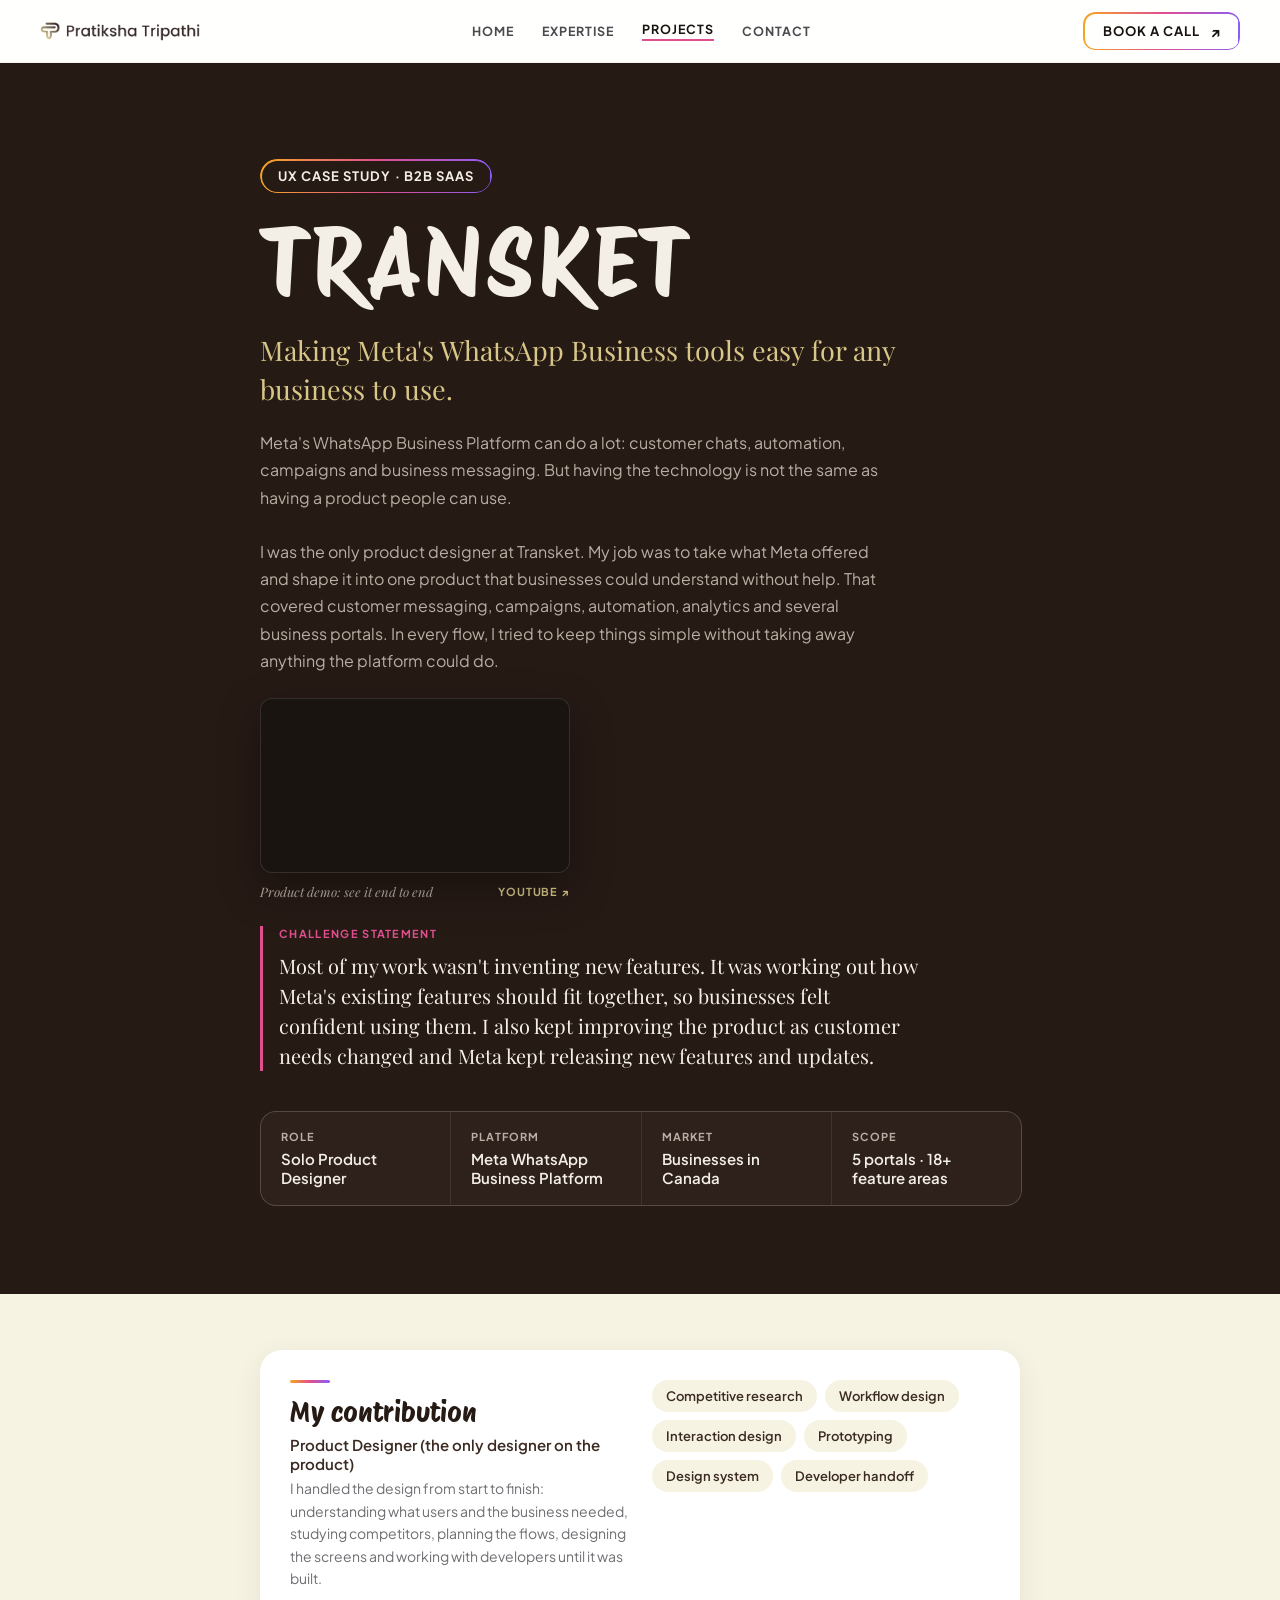
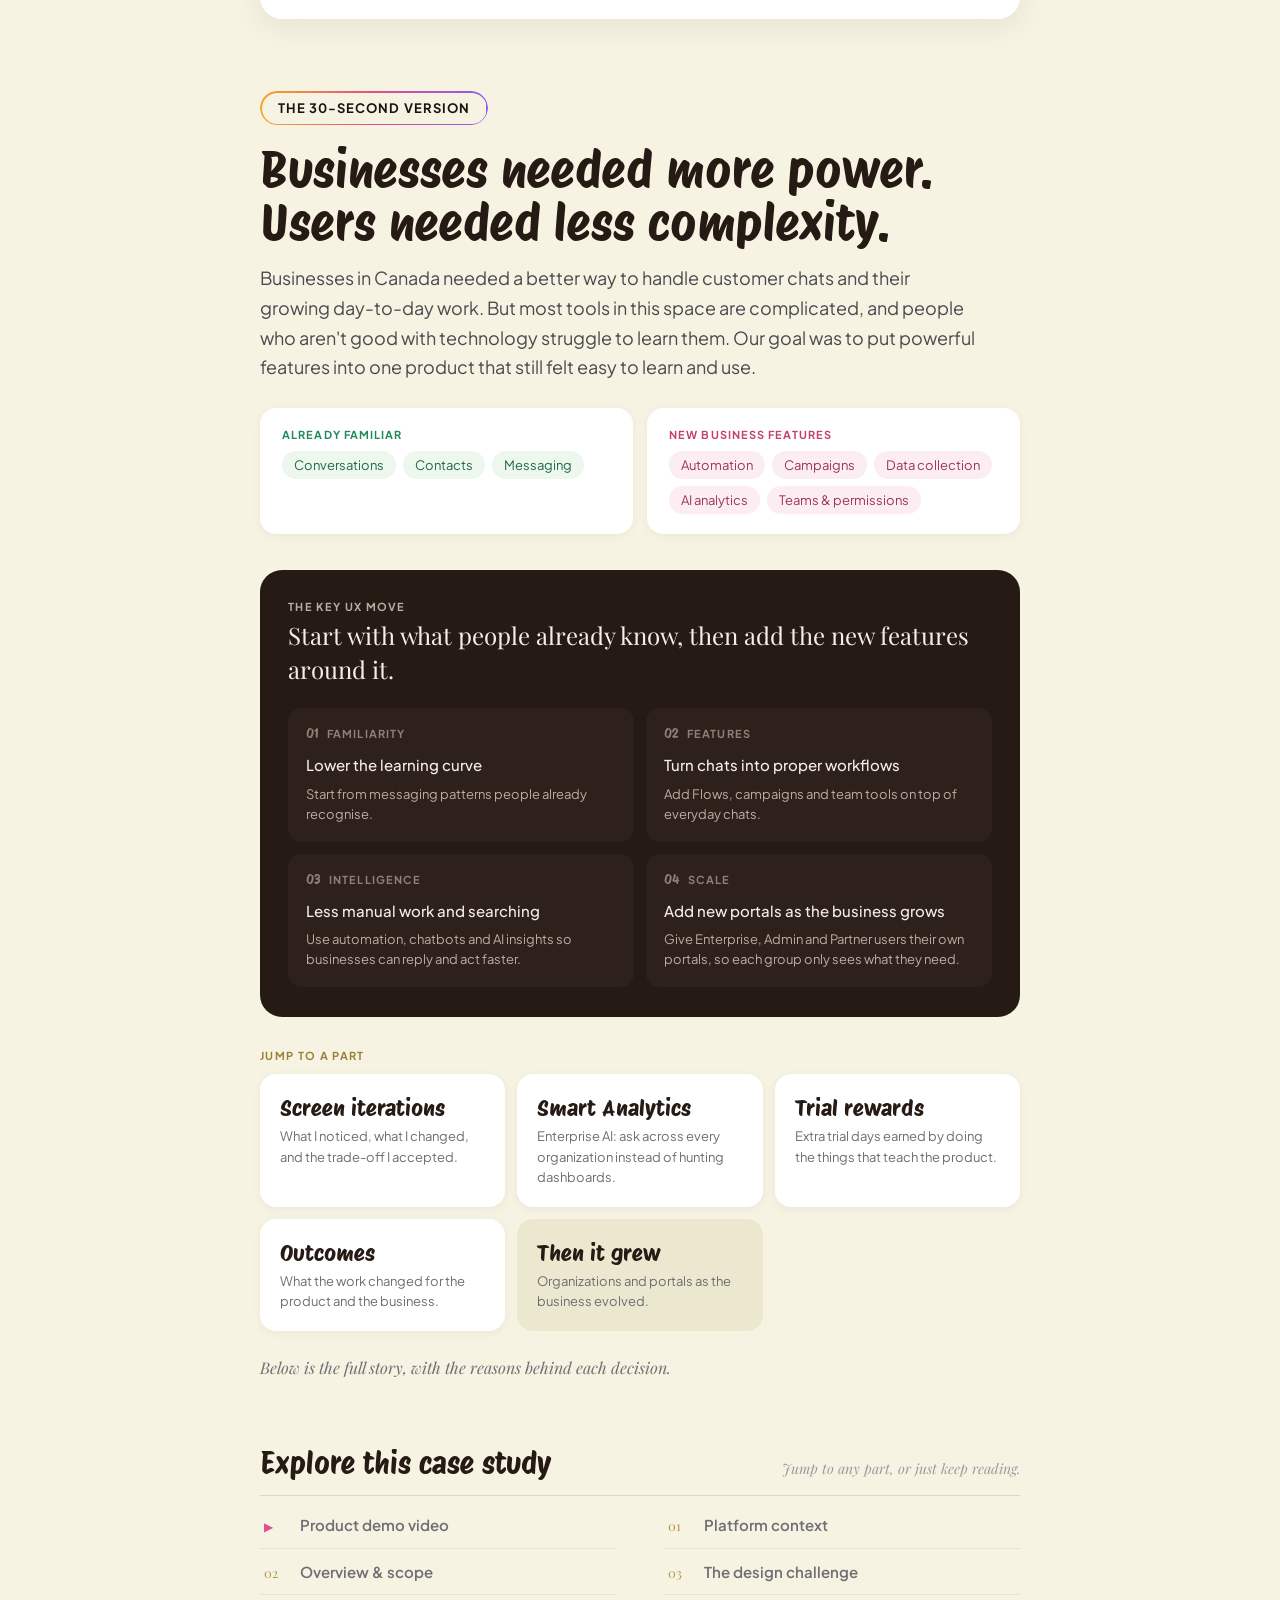
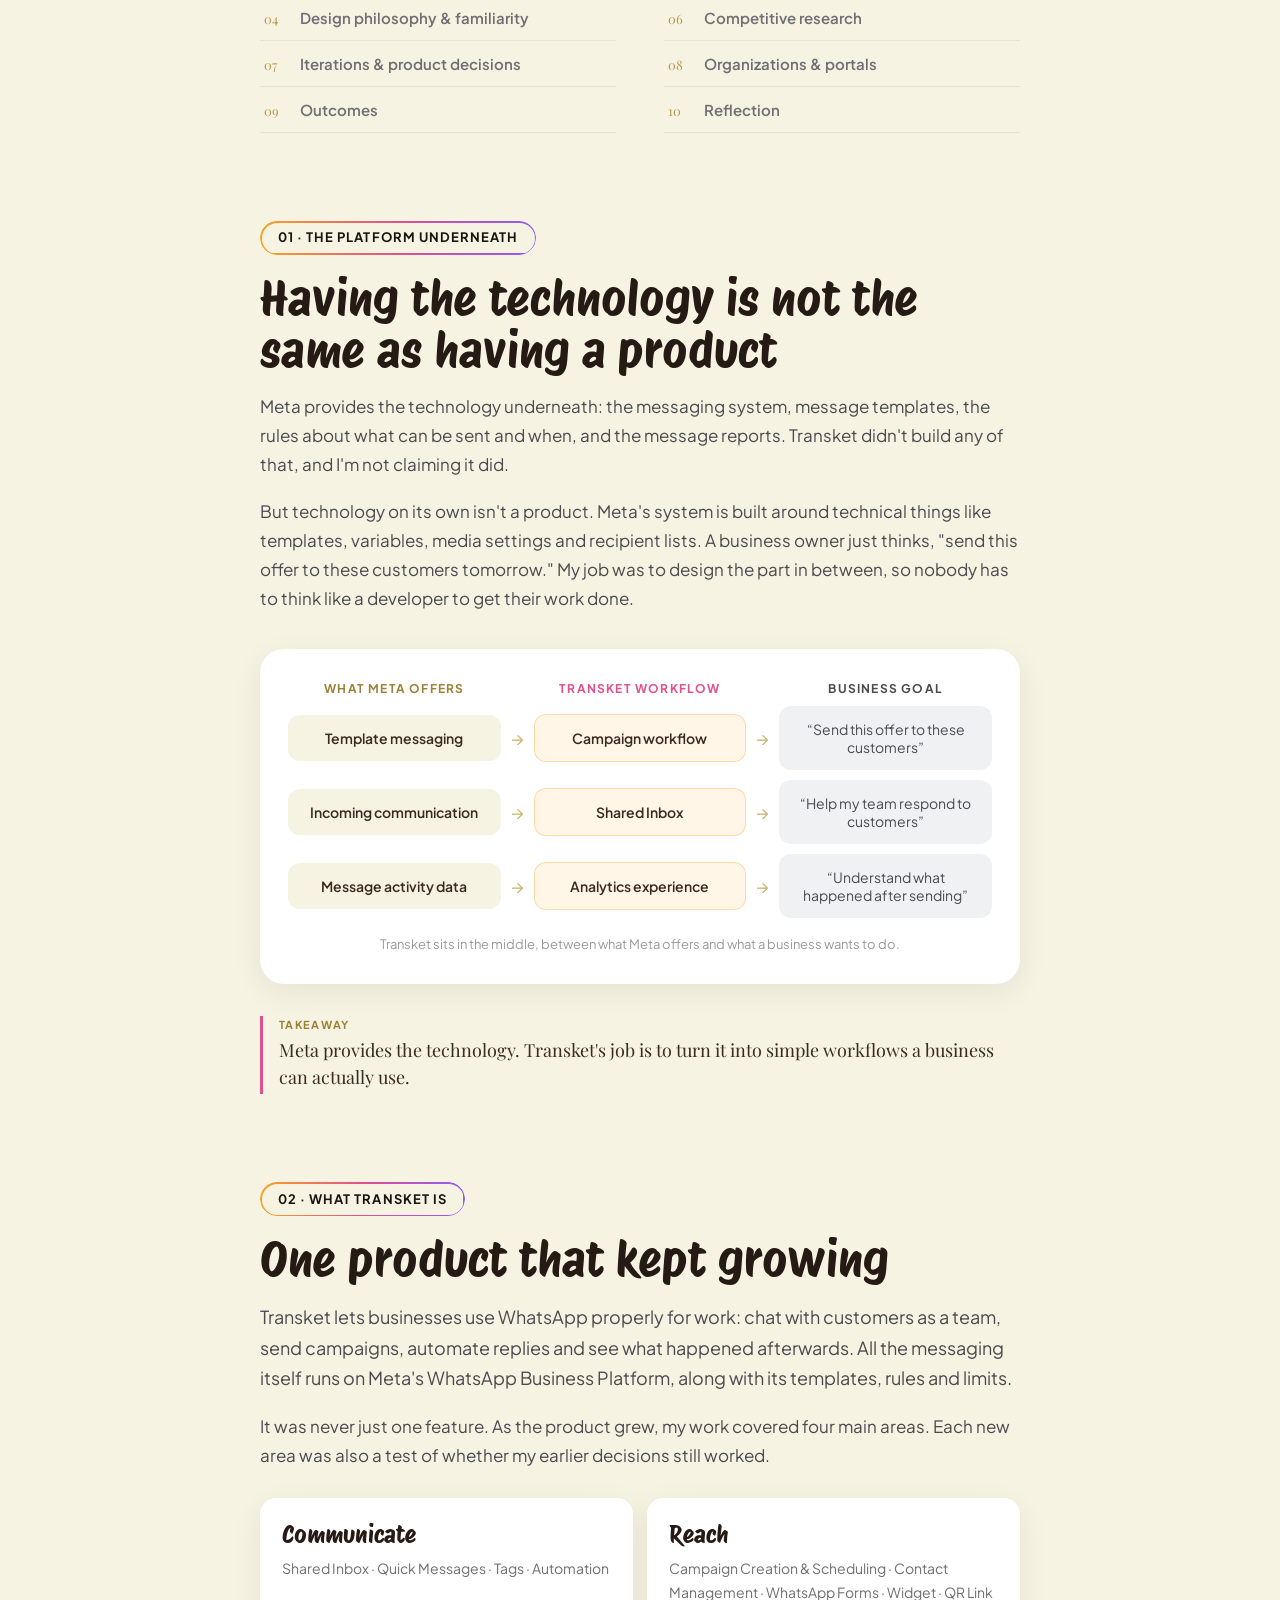
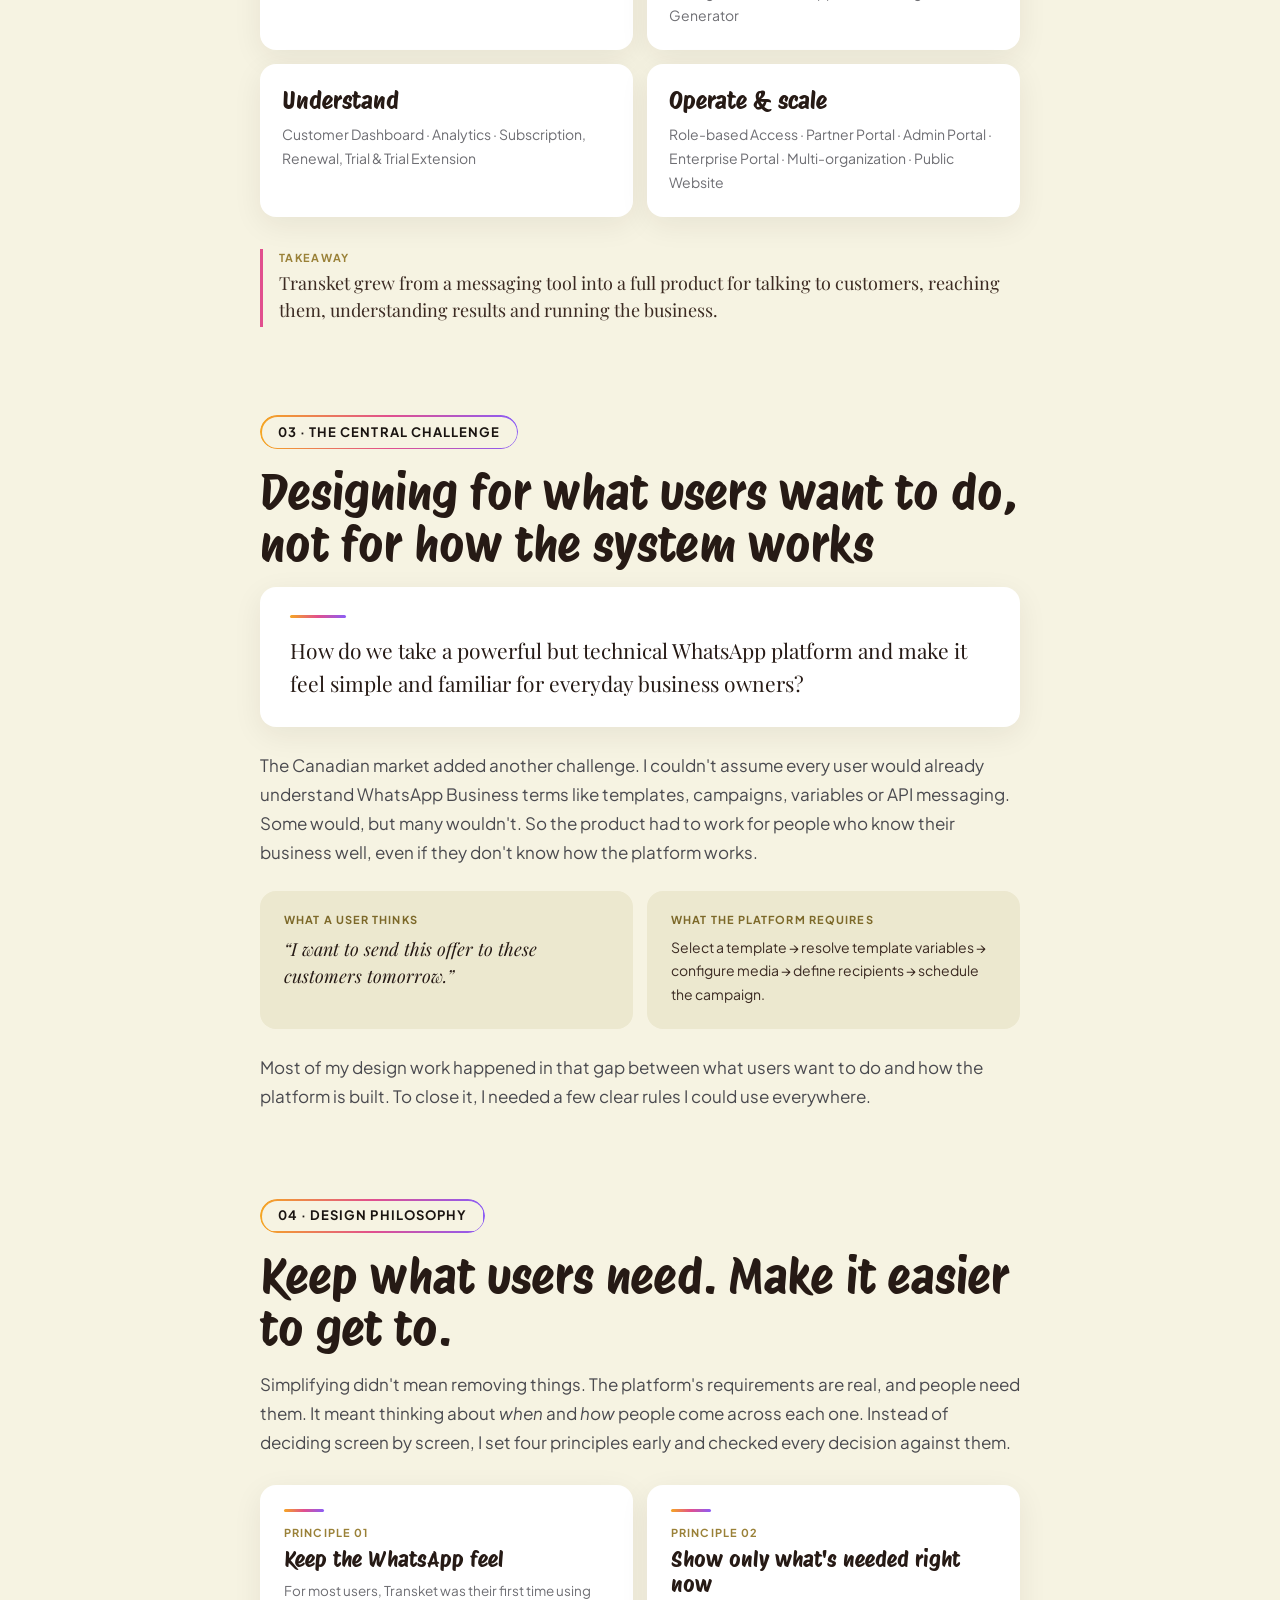
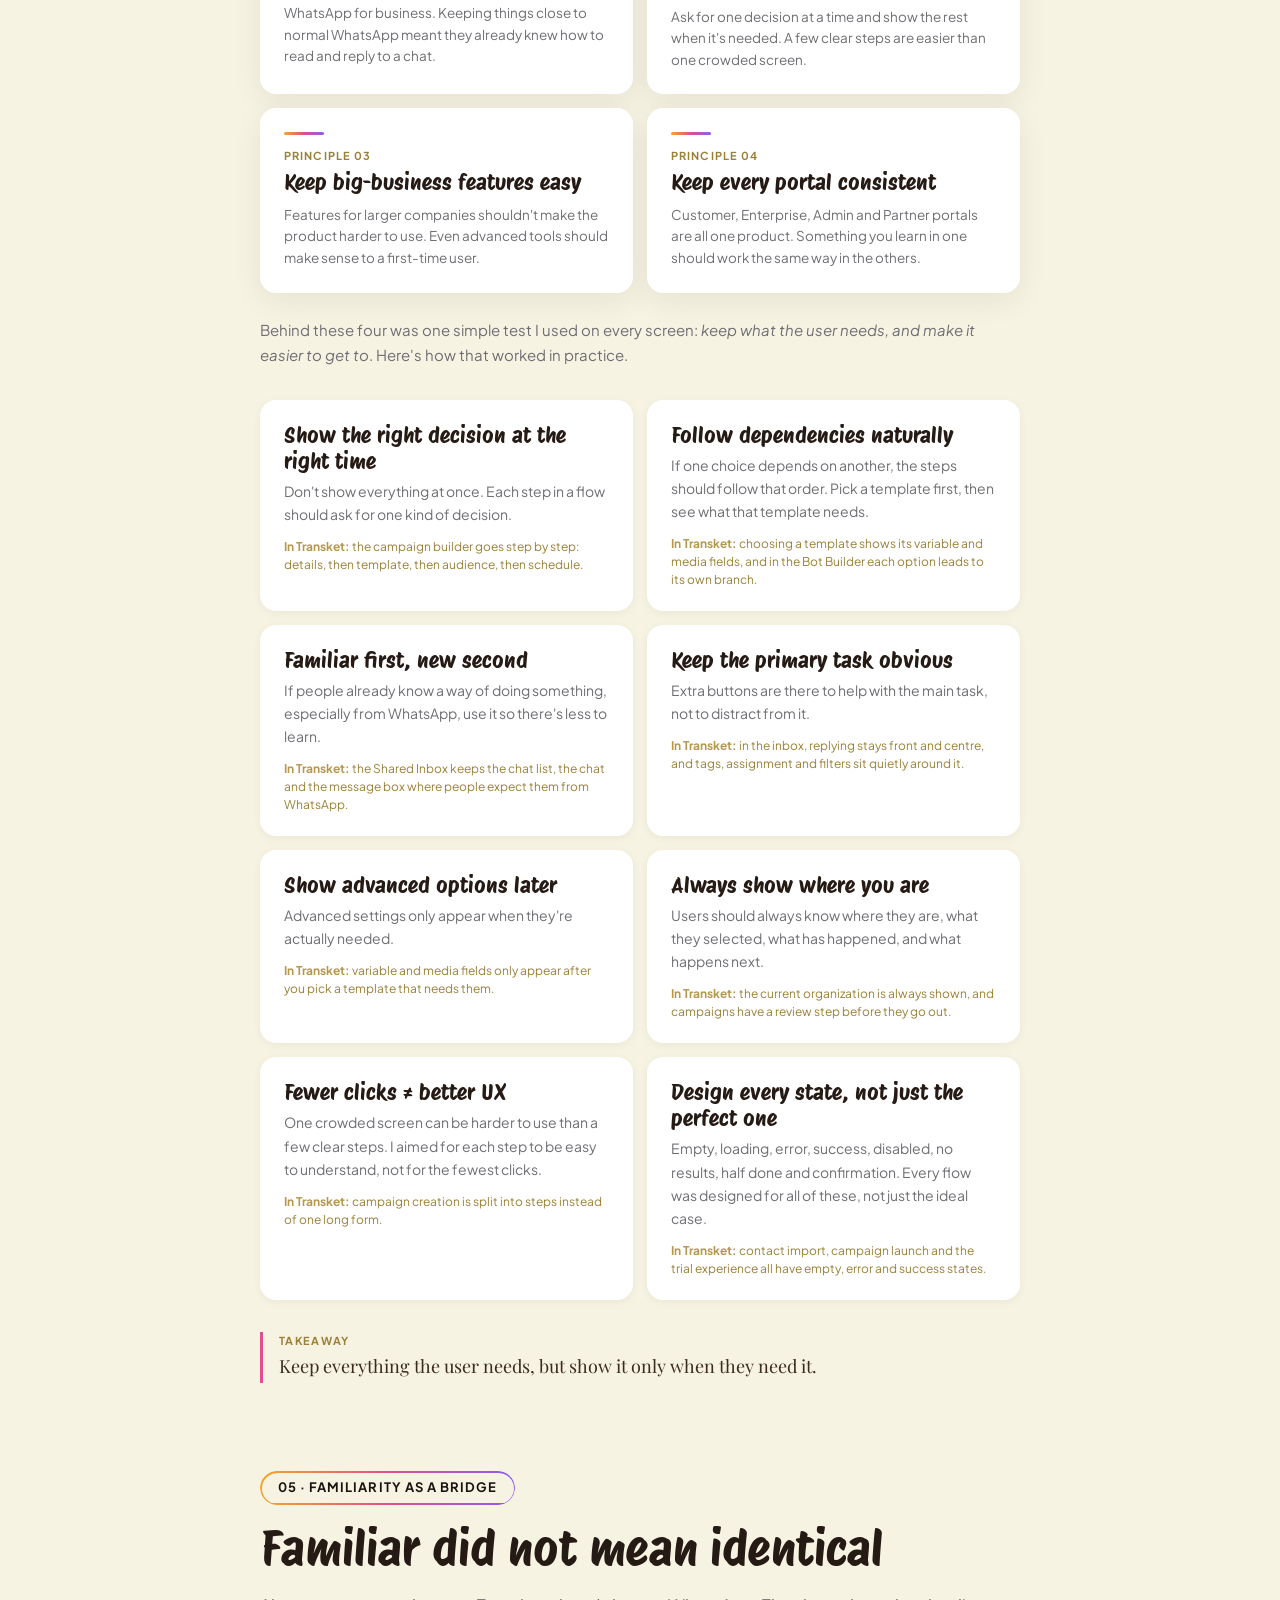
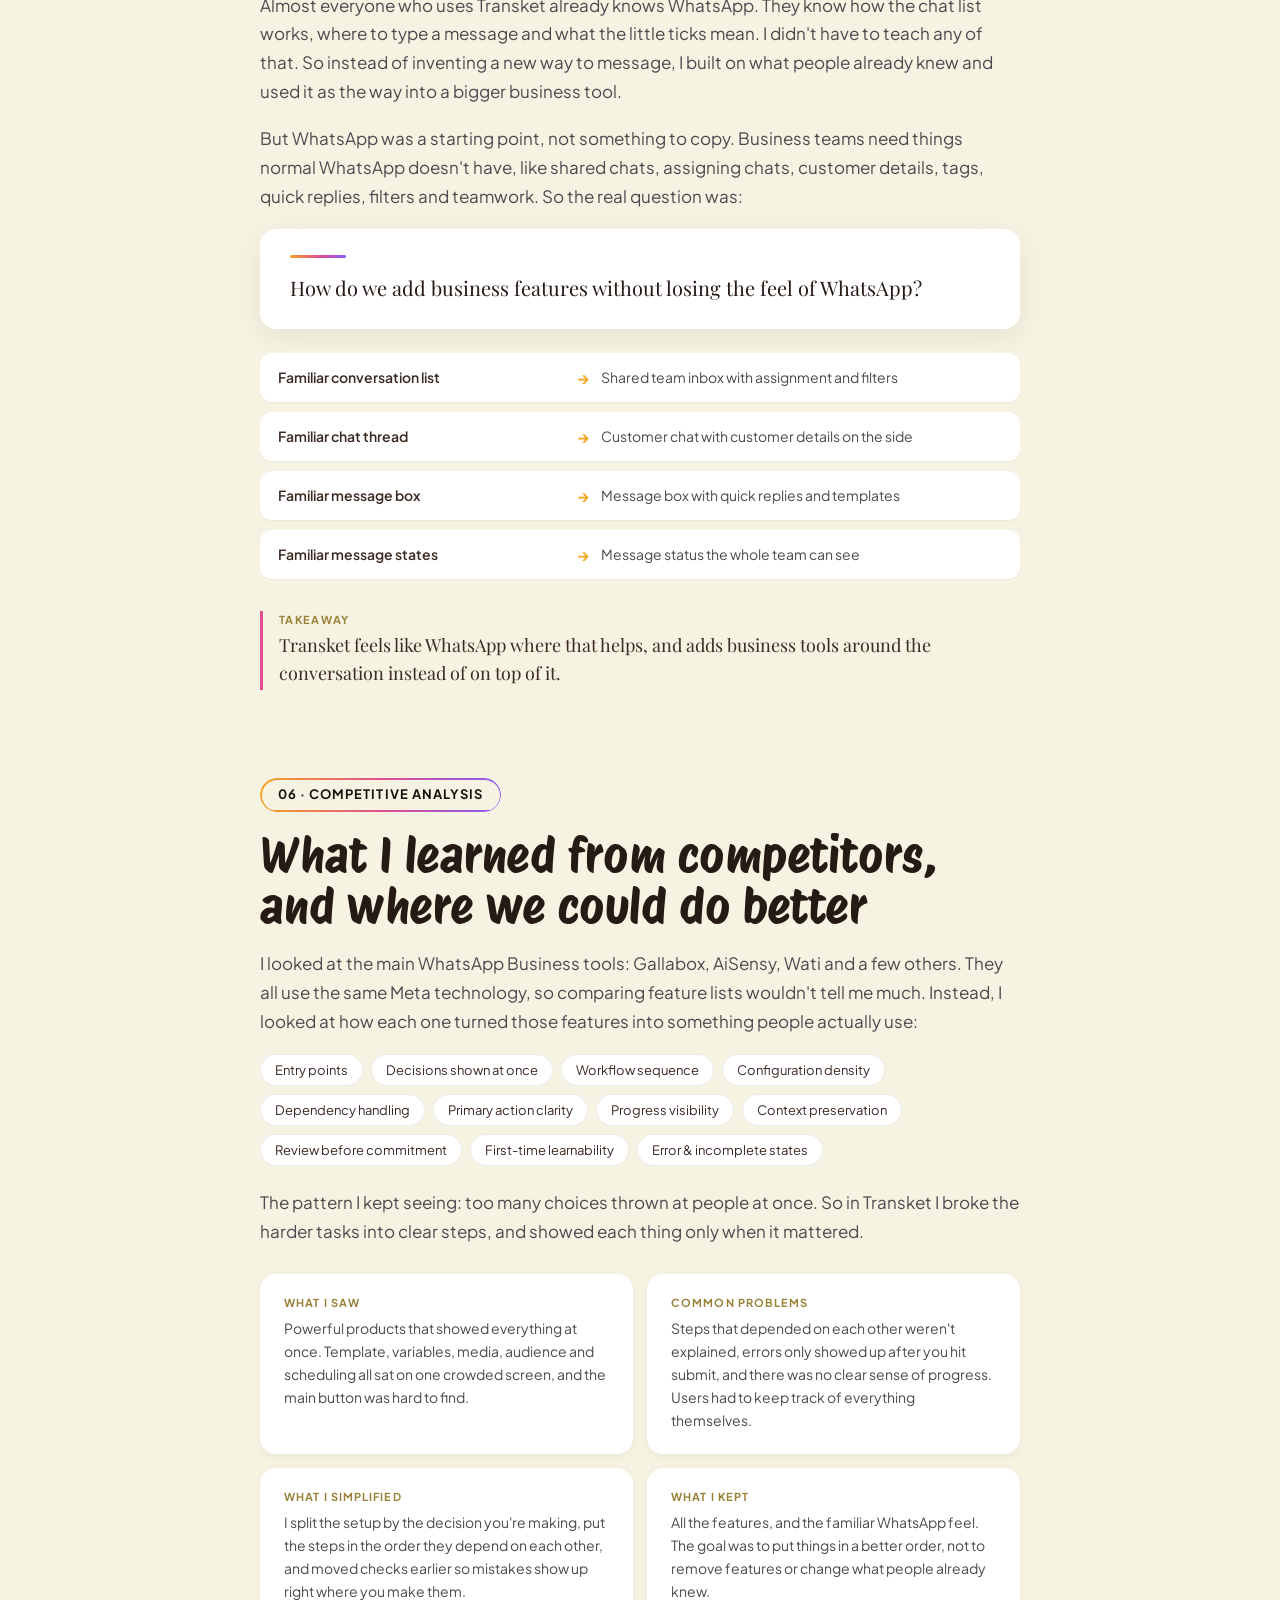
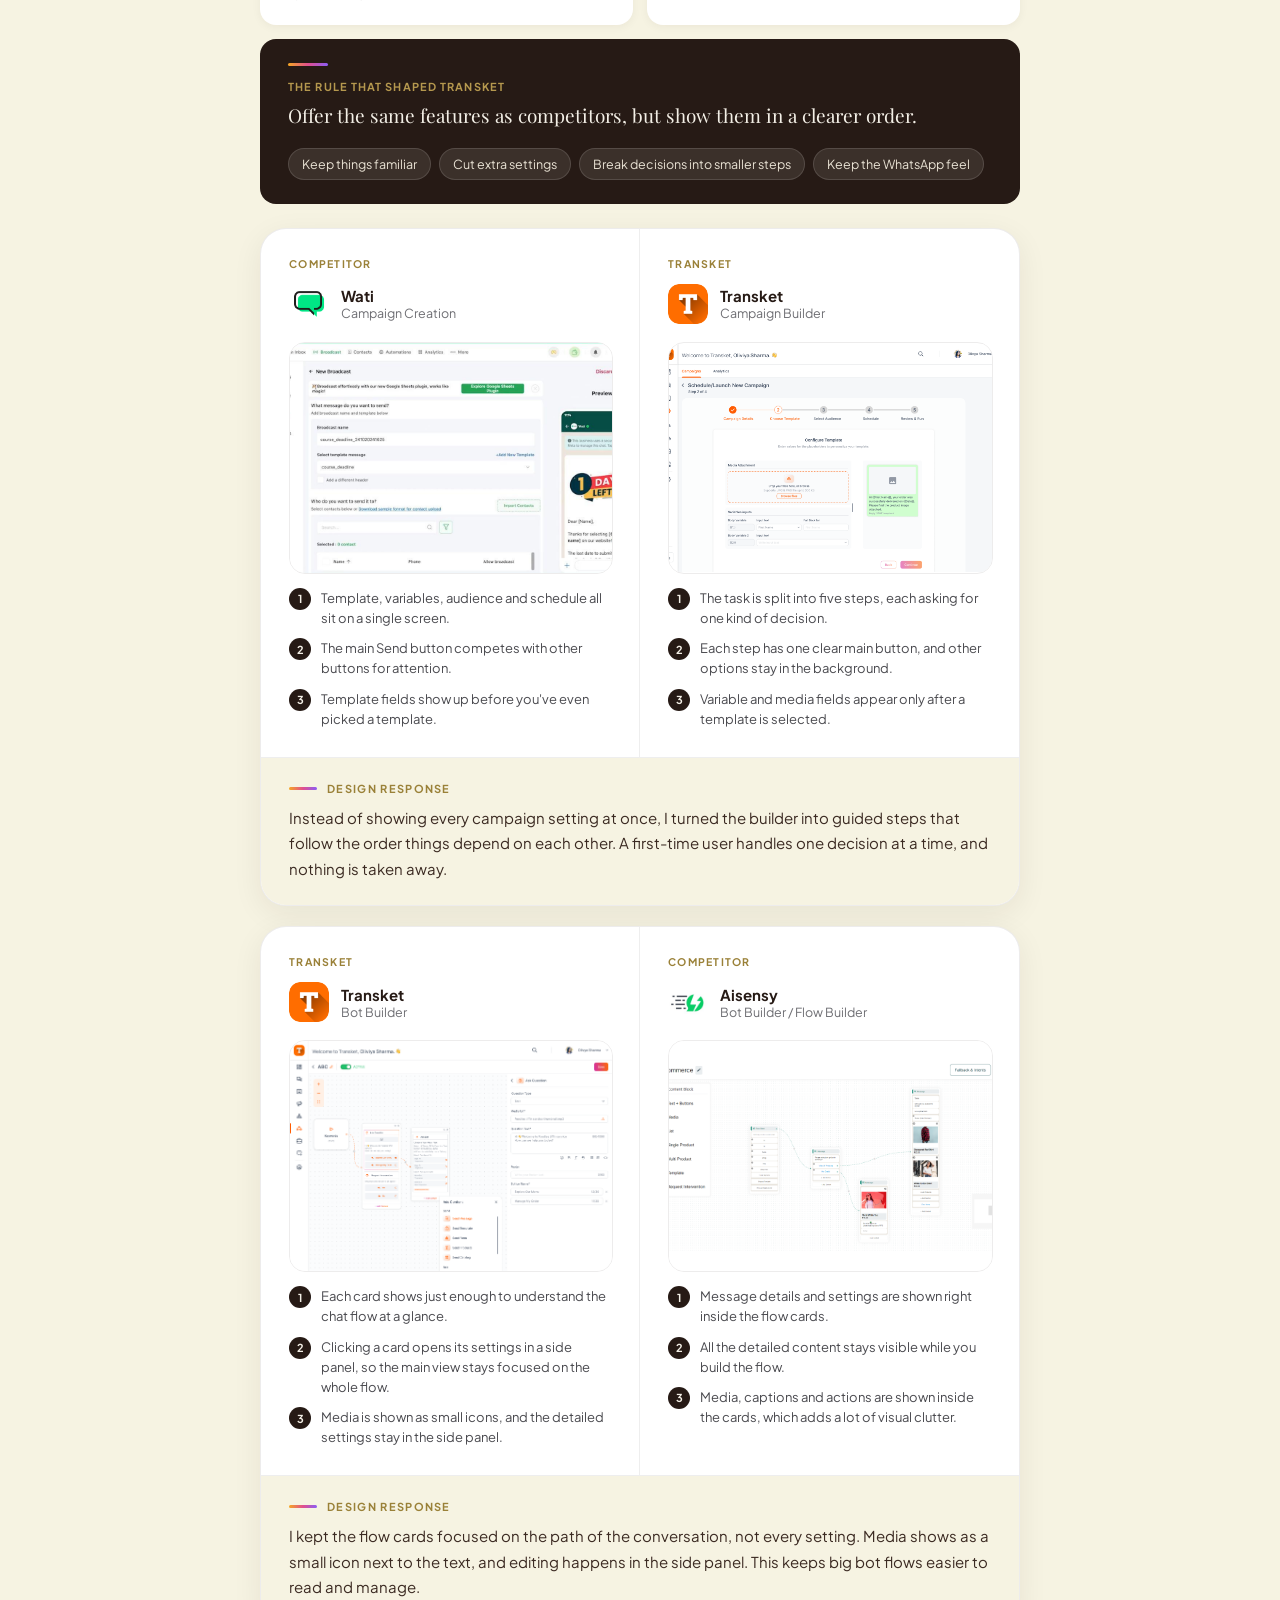
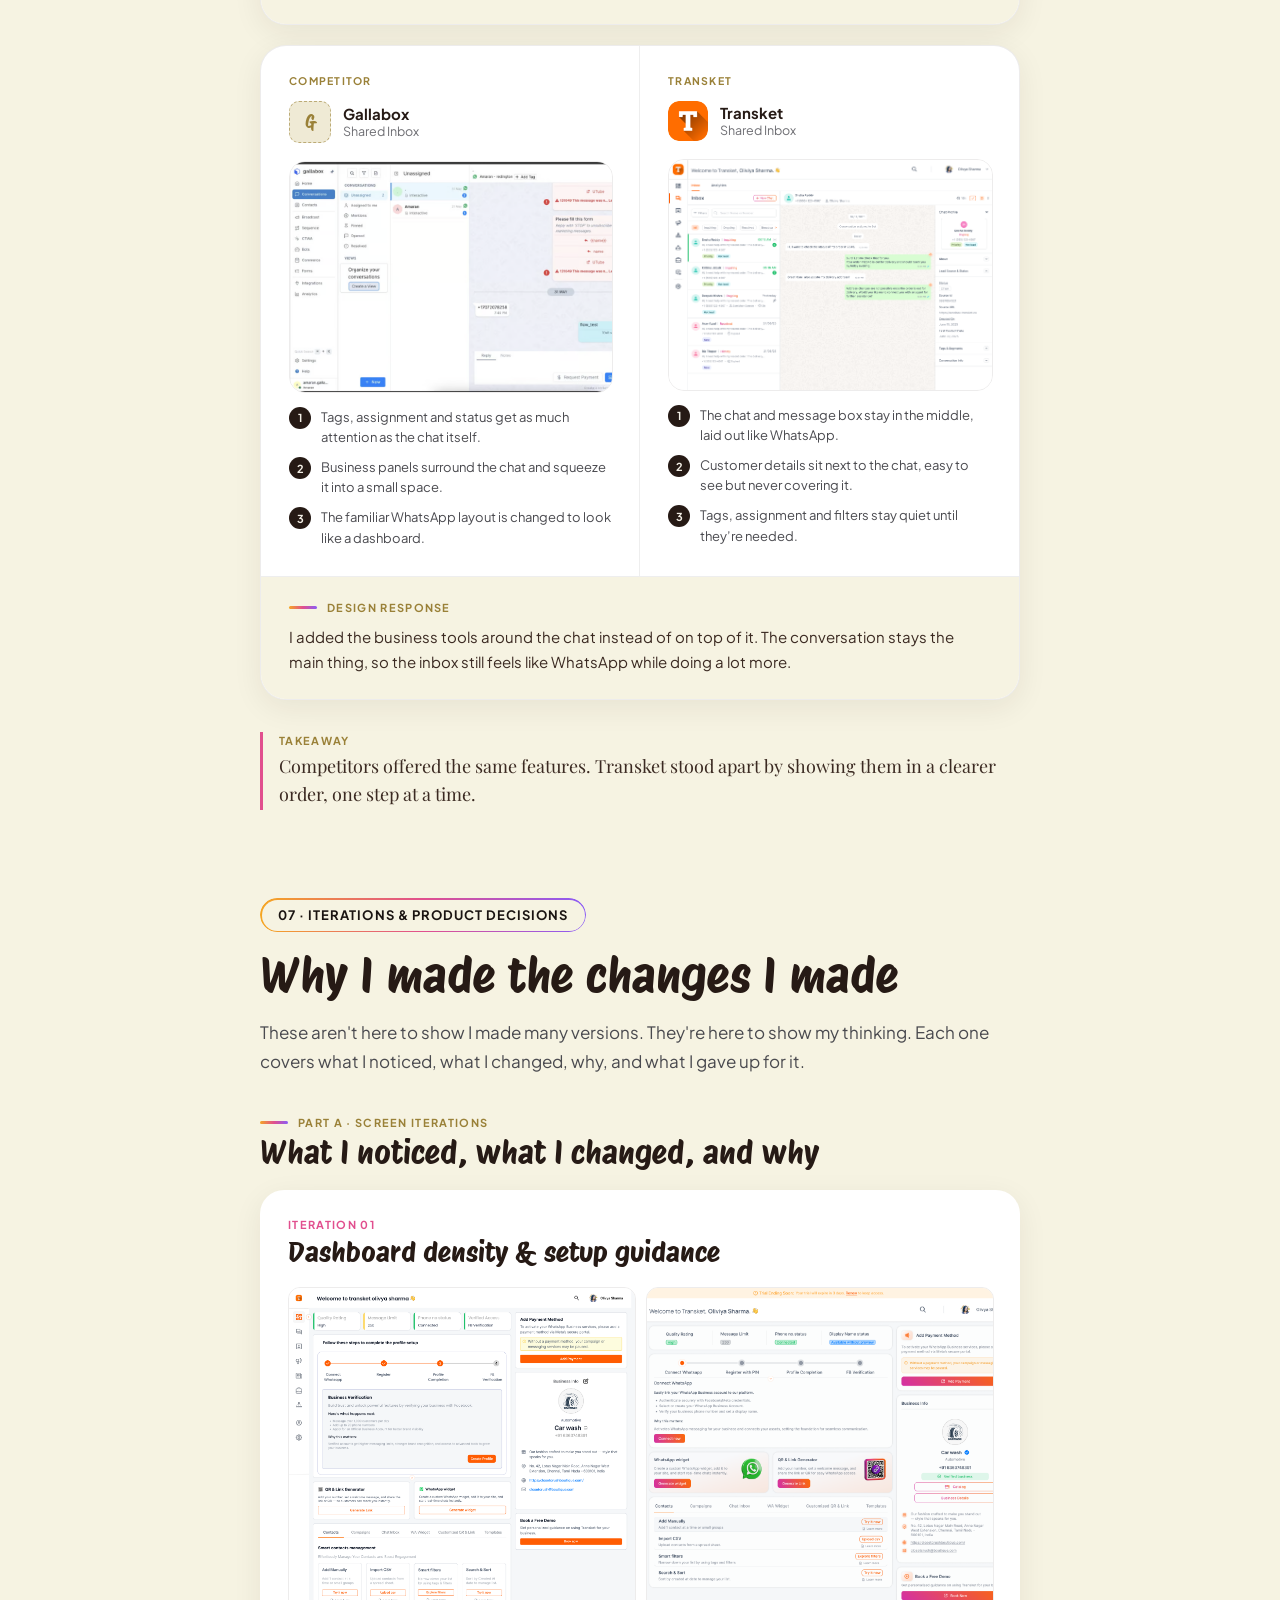
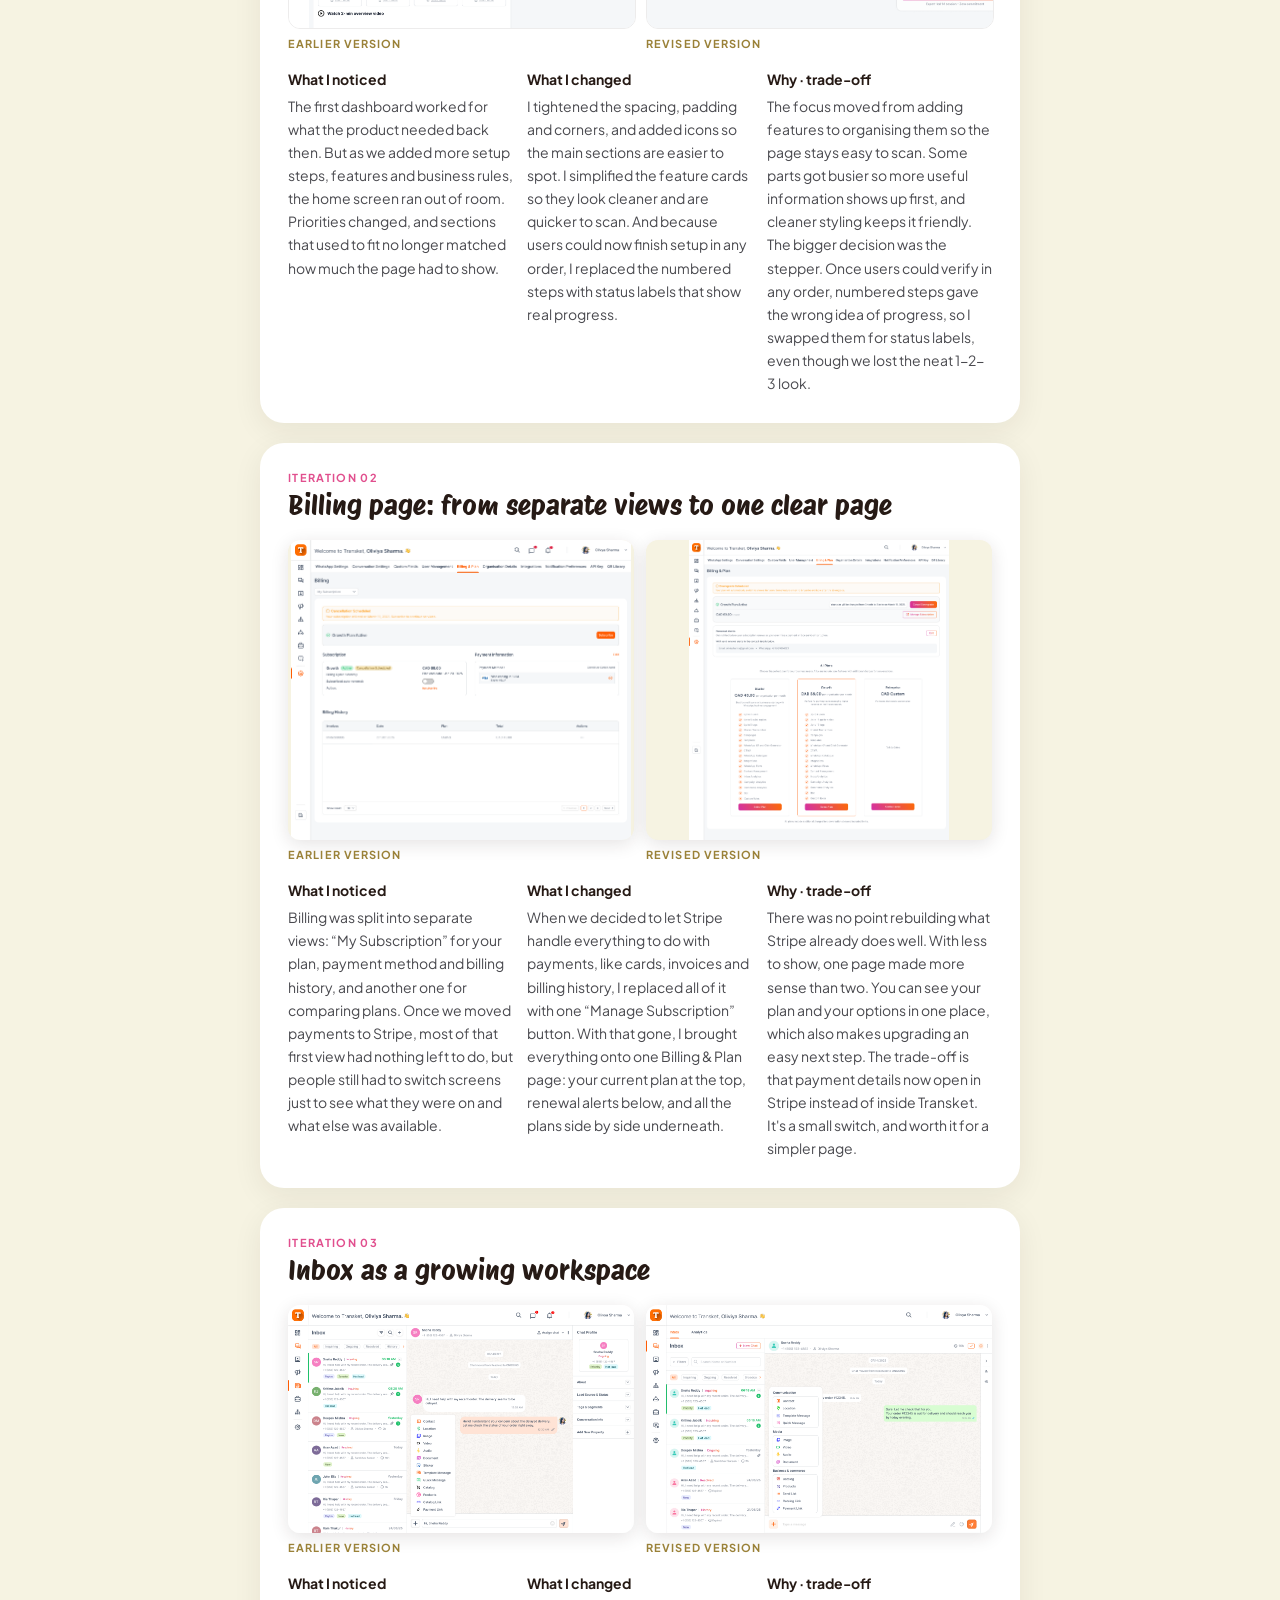
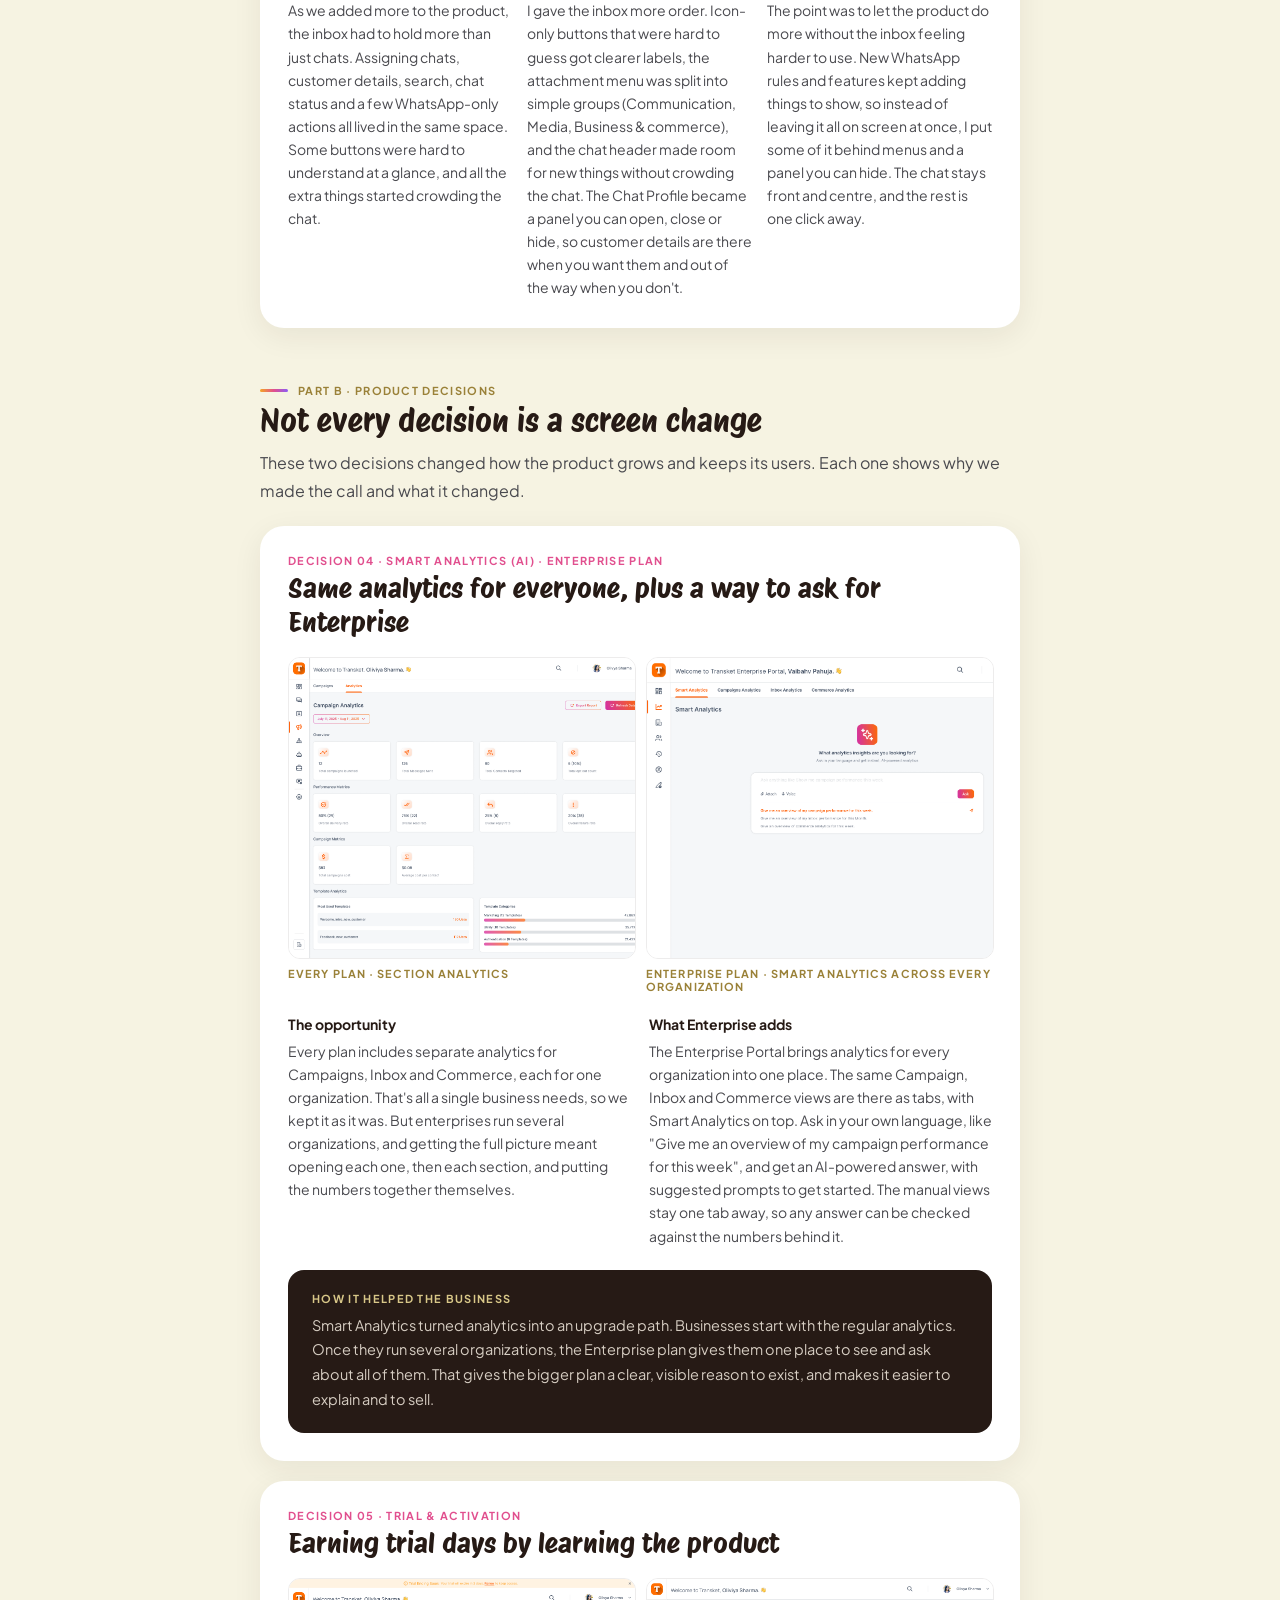
<file: transket.html>
<!DOCTYPE html>
<html>
<head>
<meta charset="utf-8">
<meta name="viewport" content="width=device-width, initial-scale=1">
<title>Transket Case Study</title>
<link rel="stylesheet" href="https://fonts.googleapis.com/css2?family=Caveat:wght@700&family=Permanent+Marker&family=Playfair+Display:ital,wght@0,500;0,600;0,700;0,800;1,500&family=Plus+Jakarta+Sans:ital,wght@0,400;0,500;0,600;0,700;0,800;1,400&family=Protest+Riot&display=swap">
<style id="share-shim">
x-dc, helmet, sc-if { display: contents; }
x-import[component-from-global-scope$=".Button"] {
  position: relative; display: inline-flex; align-items: center; gap: 14px; box-sizing: border-box;
  height: 44px; padding: 0 28px; border-radius: 12px; cursor: pointer; white-space: nowrap;
  font: 700 14px/1 'Plus Jakarta Sans', sans-serif; letter-spacing: 0.08em; text-transform: uppercase; color: #1A1411;
}
x-import[component-from-global-scope$=".Button"]:focus-visible { outline: 2px solid #E14F8E; outline-offset: 3px; }
x-import[component-from-global-scope$=".Button"][size="sm"] { height: 38px; padding: 0 20px; gap: 10px; font-size: 13px; }
x-import[component-from-global-scope$=".Button"][variant="outline"]::before {
  content: ""; position: absolute; inset: 0; padding: 1.5px; border-radius: inherit;
  background: linear-gradient(90deg, #F5A623, #E14F8E 50%, #8B5CF6);
  -webkit-mask: linear-gradient(#000 0 0) content-box, linear-gradient(#000 0 0); -webkit-mask-composite: xor;
  mask: linear-gradient(#000 0 0) content-box exclude, linear-gradient(#000 0 0); pointer-events: none;
}
x-import[component-from-global-scope$=".Button"][variant="gold"] { background: #D8C788; }
x-import[component-from-global-scope$=".Button"][variant="ghost"] { padding: 0 4px; text-decoration: underline; text-underline-offset: 4px; }
x-import[component-from-global-scope$=".Button"][arrow]::after { content: "\2197"; font-size: 1.15em; letter-spacing: 0; }
x-import[component-from-global-scope$=".Avatar"] {
  display: inline-flex; align-items: center; justify-content: center; width: 44px; height: 44px; flex-shrink: 0; border-radius: 50%;
  background: linear-gradient(135deg, #E14F8E, #F5A623); color: #fff; font: 700 13px/1 'Plus Jakarta Sans', sans-serif; letter-spacing: 0.04em;
}
.share-video { display: flex; flex-direction: column; align-items: center; justify-content: center; gap: 10px; width: 100%; height: 100%;
  text-decoration: none; color: #F3EFE6; font: 700 12.5px/1.2 'Plus Jakarta Sans', sans-serif; letter-spacing: 0.08em; text-transform: uppercase;
  background: radial-gradient(circle at 50% 40%, #3B2A22, #1A1411 70%); }
.share-video span.play { width: 52px; height: 52px; border-radius: 50%; display: grid; place-items: center; font-size: 18px; letter-spacing: 0;
  background: linear-gradient(135deg, #E14F8E, #F5A623); color: #fff; }
.share-video:hover span.play { transform: scale(1.06); }
.share-video:focus-visible { outline: 2px solid #E14F8E; outline-offset: -4px; }

[data-hv="1"]:hover{color:#1A1411 !important}
[data-hv="2"]:hover{color:#1A1411 !important}
[data-hv="3"]:hover{color:#1A1411 !important}
[data-hv="4"]:hover{color:#F3EFE6 !important}
[data-hv="5"]:hover{box-shadow:0 10px 30px rgba(38,26,21,0.12) !important}
[data-hv="6"]:hover{box-shadow:0 10px 30px rgba(38,26,21,0.12) !important}
[data-hv="7"]:hover{box-shadow:0 10px 30px rgba(38,26,21,0.12) !important}
[data-hv="8"]:hover{box-shadow:0 10px 30px rgba(38,26,21,0.12) !important}
[data-hv="9"]:hover{background:#E4DFC0 !important}
[data-hv="10"]:hover{background:rgba(255,255,255,0.7) !important}
[data-hv="11"]:hover{background:rgba(255,255,255,0.7) !important}
[data-hv="12"]:hover{background:rgba(255,255,255,0.7) !important}
[data-hv="13"]:hover{background:rgba(255,255,255,0.7) !important}
[data-hv="14"]:hover{background:rgba(255,255,255,0.7) !important}
[data-hv="15"]:hover{background:rgba(255,255,255,0.7) !important}
[data-hv="16"]:hover{background:rgba(255,255,255,0.7) !important}
[data-hv="17"]:hover{background:rgba(255,255,255,0.7) !important}
[data-hv="18"]:hover{background:rgba(255,255,255,0.7) !important}
[data-hv="19"]:hover{background:rgba(255,255,255,0.7) !important}
</style>

<script>
document.addEventListener('DOMContentLoaded', function () {
  document.querySelectorAll('x-import[component-from-global-scope$=".Button"]').forEach(function (b) {
    var href = b.getAttribute('href');
    b.setAttribute('role', 'link'); b.tabIndex = 0;
    function go() {
      if (!href || href === '#') return;
      if (b.getAttribute('target') === '_blank' || /^https?:/.test(href)) { var a = document.createElement('a'); a.href = href; a.target = '_blank'; a.rel = 'noopener'; document.body.appendChild(a); a.click(); a.remove(); }
      else location.href = href;
    }
    b.addEventListener('click', go);
    b.addEventListener('keydown', function (e) { if (e.key === 'Enter') go(); });
  });
  document.querySelectorAll('x-import[component-from-global-scope$=".Avatar"]').forEach(function (a) {
    a.textContent = (a.getAttribute('name') || '').split(/\s+/).map(function (w) { return w[0] || ''; }).join('').slice(0, 2).toUpperCase();
  });
  var bar = document.getElementById('share-progress');
  var tocIds = Array.prototype.map.call(document.querySelectorAll('[data-toc]'), function (el) { return el.getAttribute('data-toc'); })
    .filter(function (v, i, arr) { return arr.indexOf(v) === i; });
  function onScroll() {
    var doc = document.documentElement, max = doc.scrollHeight - window.innerHeight;
    if (bar) bar.style.width = (max > 0 ? Math.min(100, Math.max(0, window.scrollY / max * 100)) : 0) + '%';
    if (!tocIds.length) return;
    var active = '', y = window.scrollY + 140;
    tocIds.forEach(function (id) { var el = document.getElementById(id); if (el && el.offsetTop <= y) active = id; });
    document.querySelectorAll('[data-toc]').forEach(function (el) {
      var on = el.getAttribute('data-toc') === active;
      el.style.color = el.getAttribute('data-toc-part') === 'num' ? (on ? '#E14F8E' : '#B5984E') : (on ? '#1A1411' : '#6E6E73');
    });
  }
  window.addEventListener('scroll', onScroll, { passive: true }); onScroll();
  var form = document.querySelector('form[data-share-form]');
  if (form) form.addEventListener('submit', function (e) {
    e.preventDefault();
    var btn = form.querySelector('[type="submit"]');
    var status = form.querySelector('[data-form-status]');
    if (!status) { status = document.createElement('p'); status.setAttribute('data-form-status', ''); status.setAttribute('role', 'status');
      status.style.cssText = "margin:0;font-family:'Plus Jakarta Sans',sans-serif;font-size:14px;line-height:1.5;color:#3B2A22"; form.appendChild(status); }
    var data = {}; new FormData(form).forEach(function (v, k) { data[k] = v; });
    data._subject = 'New message from your portfolio: ' + (data.name || '');
    data._template = 'table';
    if (btn) { btn.disabled = true; btn.textContent = 'Sending...'; }
    status.textContent = '';
    fetch('https://formsubmit.co/ajax/tripathi.pratiksha3555@gmail.com', {
      method: 'POST', headers: { 'Content-Type': 'application/json', 'Accept': 'application/json' }, body: JSON.stringify(data)
    }).then(function (r) { if (!r.ok) throw new Error(); return r.json(); })
      .then(function (j) { if (j && (j.success === false || j.success === 'false')) throw new Error();
        form.reset(); if (btn) btn.textContent = 'Sent'; status.textContent = 'Thanks! Your message is on its way. I\'ll get back to you soon.'; })
      .catch(function () { if (btn) { btn.disabled = false; btn.textContent = 'Submit'; }
        status.textContent = 'Sorry, the message could not be sent. Please email tripathi.pratiksha3555@gmail.com directly.'; });
  });
});
</script>
</head>
<body>
<x-dc>
<helmet>
  <meta name="viewport" content="width=device-width, initial-scale=1">
  <link rel="preconnect" href="https://fonts.gstatic.com" crossorigin="anonymous">
  
  <style>
/* Eyebrow — mirrors the "Eyebrow" component in the Figma file "Pratiksha's Portfolio".
   Pill, 34px tall, 1.5px Signature gradient stroke (amber → pink → violet), transparent fill. */
:root {
  --pt-gradient-signature: linear-gradient(90deg, #F5A623 0%, #E14F8E 50%, #8B5CF6 100%);
  --pt-text-primary: #1A1411;
  --pt-text-on-dark: #F3EFE6;
}

.pt-eyebrow {
  position: relative;
  display: inline-flex;
  align-items: center;
  box-sizing: border-box;
  height: 34px;
  padding: 0 18px;
  border-radius: 999px;
  background: transparent;
  font-family: 'Plus Jakarta Sans', sans-serif;
  font-size: 13px;
  font-weight: 700;
  line-height: 1;
  letter-spacing: 0.08em;
  text-transform: uppercase;
  white-space: nowrap;
  color: var(--pt-text-primary);
}

/* Gradient stroke drawn on a masked pseudo-element so the fill stays transparent on any surface. */
.pt-eyebrow::before {
  content: "";
  position: absolute;
  inset: 0;
  padding: 1.5px;
  border-radius: inherit;
  background: var(--pt-gradient-signature);
  -webkit-mask: linear-gradient(#000 0 0) content-box, linear-gradient(#000 0 0);
  -webkit-mask-composite: xor;
  mask: linear-gradient(#000 0 0) content-box exclude, linear-gradient(#000 0 0);
  pointer-events: none;
}

.pt-eyebrow--on-dark { color: var(--pt-text-on-dark); }

@media (max-width: 480px) {
  .pt-eyebrow { white-space: normal; height: auto; min-height: 34px; padding: 8px 16px; line-height: 1.3; }
}

</style>
  <style>
    html { scroll-behavior: smooth; }
    body { margin: 0; background: #F6F3E2; -webkit-font-smoothing: antialiased; }
    @media (prefers-reduced-motion: reduce) {
      html { scroll-behavior: auto; }
      * { animation: none !important; transition: none !important; }
    }
    a:focus-visible, button:focus-visible { outline: 2px solid #8B5CF6; outline-offset: 3px; border-radius: 4px; }
    nav a { white-space: nowrap; }
    section[id], header[id] { scroll-margin-top: 84px; }
    @media (max-width: 960px) {
      nav[aria-label="Portfolio"] > div { flex-wrap: nowrap; overflow-x: auto; -webkit-overflow-scrolling: touch; }
      nav[aria-label="Portfolio"] > div > div { gap: 16px; flex-shrink: 0; }
      nav[aria-label="Portfolio"] x-import { flex-shrink: 0; }
    }
    #reflection a[href="#top"], #reflection a[href="#top"] span { color: #EEDFAE !important; }
    #reflection a[href="#top"]:hover, #reflection a[href="#top"]:hover span { color: #F6ECC8 !important; }
  </style>
</helmet>

<!-- ============ READING PROGRESS ============ -->
<sc-if>
  <div aria-hidden="true" id="share-progress" style="position:fixed;top:0;left:0;height:3px;width:0%;background:linear-gradient(90deg,#F5A623 0%,#E14F8E 50%,#8B5CF6 100%);z-index:120"></div>
</sc-if>

<!-- ============ PORTFOLIO GLOBAL NAV (inherited shell) ============ -->
<nav aria-label="Portfolio" style="position:sticky;top:0;z-index:110;background:rgba(255,255,255,0.94);backdrop-filter:blur(10px);border-bottom:1px solid rgba(26,20,17,0.06)">
  <div style="max-width:1200px;margin:0 auto;padding:12px 24px;display:flex;align-items:center;justify-content:space-between;gap:16px;flex-wrap:wrap">
    <a href="index.html" aria-label="Pratiksha Tripathi — home" style="display:flex;align-items:center;text-decoration:none"><img src="assets/logo-lockup-trim.png" alt="Pratiksha Tripathi" style="height:19px;width:auto;display:block"></a>
    <div style="display:flex;gap:28px;flex-wrap:wrap;align-items:center;font-family:'Plus Jakarta Sans',sans-serif;font-size:12.5px;font-weight:700;letter-spacing:0.08em;text-transform:uppercase">
      <a href="index.html" style="color:#4A4A4F;text-decoration:none" data-hv="1">Home</a>
      <a href="index.html#about" style="color:#4A4A4F;text-decoration:none" data-hv="2">Expertise</a>
      <a href="index.html#projects" style="color:#1A1411;text-decoration:none;border-bottom:2px solid #E14F8E;padding-bottom:2px" aria-current="page">Projects</a>
      <a href="index.html#contact" style="color:#4A4A4F;text-decoration:none" data-hv="3">Contact</a>
    </div>
    <x-import component-from-global-scope="PratikshaTripathiDesignSystem_4e2eff.Button" variant="outline" size="sm" arrow href="index.html#contact" hint-size="auto,38px">Book a call</x-import>
  </div>
</nav>

<!-- ============ HERO ============ -->
<header id="top" data-screen-label="Hero" style="background:#261A15;color:#F3EFE6;padding:96px 24px 88px">
  <div style="max-width:760px;margin:0 auto;display:flex;flex-direction:column;align-items:flex-start;gap:20px">
    <span class="pt-eyebrow pt-eyebrow--on-dark">UX case study · B2B SaaS</span>
    <h1 style="margin:0;font-family:'Protest Riot',sans-serif;font-weight:300;font-size:clamp(52px,9vw,96px);line-height:1.02;color:#F3EFE6;letter-spacing:0.01em">TRANSKET</h1>
    <p style="margin:0;font-family:'Playfair Display',Georgia,serif;font-size:clamp(20px,3vw,27px);line-height:1.45;color:#D8C788;max-width:640px">Making Meta's WhatsApp Business tools easy for any business to use.</p>
    <p style="margin:0;font-family:'Plus Jakarta Sans',sans-serif;font-size:16px;line-height:1.7;color:#B9AEA4;max-width:620px">Meta's WhatsApp Business Platform can do a lot: customer chats, automation, campaigns and business messaging. But having the technology is not the same as having a product people can use.<br><br>I was the only product designer at Transket. My job was to take what Meta offered and shape it into one product that businesses could understand without help. That covered customer messaging, campaigns, automation, analytics and several business portals. In every flow, I tried to keep things simple without taking away anything the platform could do.</p>
    <figure id="demo" style="margin:4px 0 0;width:310px;max-width:100%;scroll-margin-top:100px">
      <div style="position:relative;aspect-ratio:16/9;border-radius:12px;overflow:hidden;background:#1A1411;border:1px solid rgba(243,239,230,0.12);box-shadow:0 16px 40px rgba(0,0,0,0.35)">
        <iframe src="https://www.youtube-nocookie.com/embed/Ze4ziT_L0eM?rel=0&amp;modestbranding=1" title="Transket product demo" loading="lazy" allow="accelerometer; autoplay; clipboard-write; encrypted-media; gyroscope; picture-in-picture; fullscreen" referrerpolicy="strict-origin-when-cross-origin" allowfullscreen style="position:absolute;inset:0;width:100%;height:100%;border:0;display:block"></iframe>
      </div>
      <figcaption style="display:flex;justify-content:space-between;align-items:center;gap:12px;flex-wrap:wrap;margin-top:10px">
        <span style="font-family:'Playfair Display',Georgia,serif;font-style:italic;font-size:13px;color:#B9AEA4">Product demo: see it end to end</span>
        <a href="https://www.youtube.com/watch?v=Ze4ziT_L0eM" target="_blank" rel="noopener" style="font-family:'Plus Jakarta Sans',sans-serif;font-size:11px;font-weight:700;letter-spacing:0.08em;text-transform:uppercase;color:#D8C788;text-decoration:none;white-space:nowrap" data-hv="4">YouTube ↗</a>
      </figcaption>
    </figure>
    <p style="margin:6px 0 0;font-family:'Playfair Display',Georgia,serif;font-size:clamp(17px,2.2vw,20px);line-height:1.5;color:#F3EFE6;max-width:640px;border-left:3px solid #E14F8E;padding-left:16px"><span style="display: block; font-family: &quot;Plus Jakarta Sans&quot;, sans-serif; font-size: 11px; font-weight: 700; letter-spacing: 0.12em; text-transform: uppercase; color: rgb(225, 79, 142); margin-bottom: 8px;">Challenge statement</span>Most of my work wasn't inventing new features. It was working out how Meta's existing features should fit together, so businesses felt confident using them. I also kept improving the product as customer needs changed and Meta kept releasing new features and updates.</p>
    <div style="display:grid;grid-template-columns:repeat(auto-fit,minmax(180px,1fr));gap:1px;background:rgba(243,239,230,0.12);border:1px solid rgba(243,239,230,0.12);border-radius:16px;overflow:hidden;width:100%;margin-top:20px">
      <div style="background:#2E211B;padding:18px 20px"><div style="font-family:'Plus Jakarta Sans';font-size:11px;font-weight:700;letter-spacing:0.1em;text-transform:uppercase;color:#B9AEA4;margin-bottom:6px">Role</div><div style="font-family:'Plus Jakarta Sans';font-size:15px;font-weight:600;color:#F3EFE6">Solo Product Designer</div></div>
      <div style="background:#2E211B;padding:18px 20px"><div style="font-family:'Plus Jakarta Sans';font-size:11px;font-weight:700;letter-spacing:0.1em;text-transform:uppercase;color:#B9AEA4;margin-bottom:6px">Platform</div><div style="font-family:'Plus Jakarta Sans';font-size:15px;font-weight:600;color:#F3EFE6">Meta WhatsApp Business Platform</div></div>
      <div style="background:#2E211B;padding:18px 20px"><div style="font-family:'Plus Jakarta Sans';font-size:11px;font-weight:700;letter-spacing:0.1em;text-transform:uppercase;color:#B9AEA4;margin-bottom:6px">Market</div><div style="font-family:'Plus Jakarta Sans';font-size:15px;font-weight:600;color:#F3EFE6">Businesses in Canada</div></div>
      <div style="background:#2E211B;padding:18px 20px"><div style="font-family:'Plus Jakarta Sans';font-size:11px;font-weight:700;letter-spacing:0.1em;text-transform:uppercase;color:#B9AEA4;margin-bottom:6px">Scope</div><div style="font-family:'Plus Jakarta Sans';font-size:15px;font-weight:600;color:#F3EFE6">5 portals · 18+ feature areas</div></div>
    </div>
  </div>
</header>

<!-- ============ MY ROLE ============ -->
<section aria-label="My role" data-screen-label="My role" style="padding:56px 24px 0">
  <div style="max-width:760px;margin:0 auto;box-sizing:border-box;background:#FFFFFF;border-radius:22px;padding:30px 30px;box-shadow:0 8px 30px rgba(38,26,21,0.07);display:grid;grid-template-columns:repeat(auto-fit,minmax(240px,1fr));gap:24px;align-items:start">
    <div>
      <div style="height:3px;width:40px;background:linear-gradient(90deg,#F5A623,#E14F8E,#8B5CF6);border-radius:2px;margin-bottom:14px"></div>
      <div style="font-family:'Protest Riot',sans-serif;font-weight:300;font-size:28px;line-height:1.1;color:#261A15;margin-bottom:8px">My contribution</div>
      <div style="font-family:'Plus Jakarta Sans',sans-serif;font-size:15px;font-weight:600;color:#3B2A22">Product Designer (the only designer on the product)</div>
      <div style="font-family:'Plus Jakarta Sans',sans-serif;font-size:14px;line-height:1.6;color:#6E6E73;margin-top:4px">I handled the design from start to finish: understanding what users and the business needed, studying competitors, planning the flows, designing the screens and working with developers until it was built.</div>
    </div>
    <div style="display:flex;flex-wrap:wrap;gap:8px;align-content:flex-start">
      <span style="background:#F6F3E2;border-radius:999px;padding:8px 14px;font-family:'Plus Jakarta Sans';font-size:13px;font-weight:600;color:#3B2A22">Competitive research</span>
      <span style="background:#F6F3E2;border-radius:999px;padding:8px 14px;font-family:'Plus Jakarta Sans';font-size:13px;font-weight:600;color:#3B2A22">Workflow design</span>
      <span style="background:#F6F3E2;border-radius:999px;padding:8px 14px;font-family:'Plus Jakarta Sans';font-size:13px;font-weight:600;color:#3B2A22">Interaction design</span>
      <span style="background:#F6F3E2;border-radius:999px;padding:8px 14px;font-family:'Plus Jakarta Sans';font-size:13px;font-weight:600;color:#3B2A22">Prototyping</span>
      <span style="background:#F6F3E2;border-radius:999px;padding:8px 14px;font-family:'Plus Jakarta Sans';font-size:13px;font-weight:600;color:#3B2A22">Design system</span>
      <span style="background:#F6F3E2;border-radius:999px;padding:8px 14px;font-family:'Plus Jakarta Sans';font-size:13px;font-weight:600;color:#3B2A22">Developer handoff</span>
    </div>
  </div>
</section>

<!-- ============ 30-SECOND SCANNER LAYER ============ -->
<section id="scan" data-screen-label="The 30-second version" style="padding:72px 24px 8px">
  <div style="max-width:760px;margin:0 auto">
    <span class="pt-eyebrow">The 30-second version</span>

    <!-- Tension -->
    <h2 style="margin:18px 0 14px;font-family:'Protest Riot',sans-serif;font-weight:300;font-size:clamp(34px,5vw,50px);line-height:1.06;color:#261A15;max-width:760px">Businesses needed more power. Users needed less complexity.</h2>
    <p style="margin:0 0 26px;font-family:'Plus Jakarta Sans',sans-serif;font-size:18px;line-height:1.65;color:#4A4A4F;max-width:720px">Businesses in Canada needed a better way to handle customer chats and their growing day-to-day work. But most tools in this space are complicated, and people who aren't good with technology struggle to learn them. Our goal was to put powerful features into one product that still felt easy to learn and use.</p>
    <div style="display:grid;grid-template-columns:repeat(auto-fit,minmax(260px,1fr));gap:14px;margin-bottom:36px">
      <div style="background:#FFFFFF;border-radius:16px;padding:20px 22px;box-shadow:0 2px 10px rgba(38,26,21,0.05)">
        <div style="font-family:'Plus Jakarta Sans';font-size:11px;font-weight:700;letter-spacing:0.1em;text-transform:uppercase;color:#1F8A5B;margin-bottom:10px">Already familiar</div>
        <div style="display:flex;flex-wrap:wrap;gap:7px">
          <span style="background:#EDF7EE;border-radius:999px;padding:6px 12px;font-family:'Plus Jakarta Sans';font-size:13px;color:#1F6B47">Conversations</span>
          <span style="background:#EDF7EE;border-radius:999px;padding:6px 12px;font-family:'Plus Jakarta Sans';font-size:13px;color:#1F6B47">Contacts</span>
          <span style="background:#EDF7EE;border-radius:999px;padding:6px 12px;font-family:'Plus Jakarta Sans';font-size:13px;color:#1F6B47">Messaging</span>
        </div>
      </div>
      <div style="background:#FFFFFF;border-radius:16px;padding:20px 22px;box-shadow:0 2px 10px rgba(38,26,21,0.05)">
        <div style="font-family:'Plus Jakarta Sans';font-size:11px;font-weight:700;letter-spacing:0.1em;text-transform:uppercase;color:#C4426E;margin-bottom:10px">New business features</div>
        <div style="display:flex;flex-wrap:wrap;gap:7px">
          <span style="background:#FBEDF2;border-radius:999px;padding:6px 12px;font-family:'Plus Jakarta Sans';font-size:13px;color:#9E355C">Automation</span>
          <span style="background:#FBEDF2;border-radius:999px;padding:6px 12px;font-family:'Plus Jakarta Sans';font-size:13px;color:#9E355C">Campaigns</span>
          <span style="background:#FBEDF2;border-radius:999px;padding:6px 12px;font-family:'Plus Jakarta Sans';font-size:13px;color:#9E355C">Data collection</span>
          <span style="background:#FBEDF2;border-radius:999px;padding:6px 12px;font-family:'Plus Jakarta Sans';font-size:13px;color:#9E355C">AI analytics</span>
          <span style="background:#FBEDF2;border-radius:999px;padding:6px 12px;font-family:'Plus Jakarta Sans';font-size:13px;color:#9E355C">Teams &amp; permissions</span>
        </div>
      </div>
    </div>

    <!-- Key UX move: the spine -->
    <div style="background:#261A15;border-radius:22px;padding:30px 28px;margin-bottom:32px">
      <div style="font-family:'Plus Jakarta Sans';font-size:11px;font-weight:700;letter-spacing:0.12em;text-transform:uppercase;color:#B9AEA4;margin-bottom:6px">The key UX move</div>
      <div style="font-family:'Playfair Display',Georgia,serif;font-size:clamp(19px,2.4vw,24px);line-height:1.4;color:#F3EFE6;margin-bottom:22px;max-width:720px">Start with what people already know, then add the new features around it.</div>
      <div style="display:grid;grid-template-columns:repeat(auto-fit,minmax(300px,1fr));gap:12px">
        <div style="background:#2E211B;border-radius:14px;overflow:hidden"><div style="padding:18px"><div style="display:flex;align-items:center;gap:8px;margin-bottom:14px"><span style="font-family:'Protest Riot',sans-serif;font-size:13px;color:#8C8178">01</span><span style="font-family:'Plus Jakarta Sans';font-size:11px;font-weight:700;letter-spacing:0.1em;text-transform:uppercase;color:#8C8178">Familiarity</span></div><div style="font-family:'Plus Jakarta Sans';font-size:15px;font-weight:500;line-height:1.35;color:#F3EFE6;margin-bottom:8px">Lower the learning curve</div><div style="font-family:'Plus Jakarta Sans';font-size:13px;line-height:1.55;color:#B9AEA4">Start from messaging patterns people already recognise.</div></div></div>
        <div style="background:#2E211B;border-radius:14px;overflow:hidden"><div style="padding:18px"><div style="display:flex;align-items:center;gap:8px;margin-bottom:14px"><span style="font-family:'Protest Riot',sans-serif;font-size:13px;color:#8C8178">02</span><span style="font-family:'Plus Jakarta Sans';font-size:11px;font-weight:700;letter-spacing:0.1em;text-transform:uppercase;color:#8C8178">Features</span></div><div style="font-family:'Plus Jakarta Sans';font-size:15px;font-weight:500;line-height:1.35;color:#F3EFE6;margin-bottom:8px">Turn chats into proper workflows</div><div style="font-family:'Plus Jakarta Sans';font-size:13px;line-height:1.55;color:#B9AEA4">Add Flows, campaigns and team tools on top of everyday chats.</div></div></div>
        <div style="background:#2E211B;border-radius:14px;overflow:hidden"><div style="padding:18px"><div style="display:flex;align-items:center;gap:8px;margin-bottom:14px"><span style="font-family:'Protest Riot',sans-serif;font-size:13px;color:#8C8178">03</span><span style="font-family:'Plus Jakarta Sans';font-size:11px;font-weight:700;letter-spacing:0.1em;text-transform:uppercase;color:#8C8178">Intelligence</span></div><div style="font-family:'Plus Jakarta Sans';font-size:15px;font-weight:500;line-height:1.35;color:#F3EFE6;margin-bottom:8px">Less manual work and searching</div><div style="font-family:'Plus Jakarta Sans';font-size:13px;line-height:1.55;color:#B9AEA4">Use automation, chatbots and AI insights so businesses can reply and act faster.</div></div></div>
        <div style="background:#2E211B;border-radius:14px;overflow:hidden"><div style="padding:18px"><div style="display:flex;align-items:center;gap:8px;margin-bottom:14px"><span style="font-family:'Protest Riot',sans-serif;font-size:13px;color:#8C8178">04</span><span style="font-family:'Plus Jakarta Sans';font-size:11px;font-weight:700;letter-spacing:0.1em;text-transform:uppercase;color:#8C8178">Scale</span></div><div style="font-family:'Plus Jakarta Sans';font-size:15px;font-weight:500;line-height:1.35;color:#F3EFE6;margin-bottom:8px">Add new portals as the business grows</div><div style="font-family:'Plus Jakarta Sans';font-size:13px;line-height:1.55;color:#B9AEA4">Give Enterprise, Admin and Partner users their own portals, so each group only sees what they need.</div></div></div>
      </div>
    </div>

    <!-- Capability at a glance -->
    <div style="font-family:'Plus Jakarta Sans';font-size:11px;font-weight:700;letter-spacing:0.12em;text-transform:uppercase;color:#9A8138;margin-bottom:12px">Jump to a part</div>
    <div style="display:grid;grid-template-columns:repeat(auto-fit,minmax(220px,1fr));gap:12px;margin-bottom:8px">
      <a href="#iterations" style="text-decoration:none;background:#FFFFFF;border-radius:16px;padding:20px;box-shadow:0 2px 10px rgba(38,26,21,0.05);display:block" data-hv="5"><div style="font-family:'Protest Riot',sans-serif;font-weight:300;font-size:23px;color:#261A15;margin-bottom:4px">Screen iterations</div><div style="font-family:'Plus Jakarta Sans';font-size:13px;line-height:1.55;color:#6E6E73">What I noticed, what I changed, and the trade-off I accepted.</div></a>
      <a href="#smart-analytics" style="text-decoration:none;background:#FFFFFF;border-radius:16px;padding:20px;box-shadow:0 2px 10px rgba(38,26,21,0.05);display:block" data-hv="6"><div style="font-family:'Protest Riot',sans-serif;font-weight:300;font-size:23px;color:#261A15;margin-bottom:4px">Smart Analytics</div><div style="font-family:'Plus Jakarta Sans';font-size:13px;line-height:1.55;color:#6E6E73">Enterprise AI: ask across every organization instead of hunting dashboards.</div></a>
      <a href="#trial" style="text-decoration:none;background:#FFFFFF;border-radius:16px;padding:20px;box-shadow:0 2px 10px rgba(38,26,21,0.05);display:block" data-hv="7"><div style="font-family:'Protest Riot',sans-serif;font-weight:300;font-size:23px;color:#261A15;margin-bottom:4px">Trial rewards</div><div style="font-family:'Plus Jakarta Sans';font-size:13px;line-height:1.55;color:#6E6E73">Extra trial days earned by doing the things that teach the product.</div></a>
      <a href="#outcomes" style="text-decoration:none;background:#FFFFFF;border-radius:16px;padding:20px;box-shadow:0 2px 10px rgba(38,26,21,0.05);display:block" data-hv="8"><div style="font-family:'Protest Riot',sans-serif;font-weight:300;font-size:23px;color:#261A15;margin-bottom:4px">Outcomes</div><div style="font-family:'Plus Jakarta Sans';font-size:13px;line-height:1.55;color:#6E6E73">What the work changed for the product and the business.</div></a>
      <a href="#scale" style="text-decoration:none;background:#ECE8CF;border-radius:16px;padding:20px;display:block" data-hv="9"><div style="font-family:'Protest Riot',sans-serif;font-weight:300;font-size:23px;color:#261A15;margin-bottom:4px">Then it grew</div><div style="font-family:'Plus Jakarta Sans';font-size:13px;line-height:1.55;color:#6E6E73">Organizations and portals as the business evolved.</div></a>
    </div>
    <p style="margin:24px 0 0;font-family:'Playfair Display',Georgia,serif;font-style:italic;font-size:16px;line-height:1.6;color:#6E6E73">Below is the full story, with the reasons behind each decision.</p>
  </div>
</section>

<!-- ============ SECTION INDEX (contextual navigator) ============ -->
<section aria-label="Explore this case study" data-screen-label="Section index" style="padding:56px 24px 0">
  <div style="max-width:760px;margin:0 auto">
    <div style="display:flex;align-items:baseline;justify-content:space-between;gap:16px;flex-wrap:wrap;border-bottom:1px solid rgba(26,20,17,0.12);padding-bottom:14px">
      <div style="font-family:'Protest Riot',sans-serif;font-weight:300;font-size:30px;color:#261A15">Explore this case study</div>
      <div style="font-family:'Playfair Display',Georgia,serif;font-style:italic;font-size:14px;color:#9A9AA0">Jump to any part, or just keep reading.</div>
    </div>
    <div style="display:grid;grid-template-columns:repeat(auto-fit,minmax(260px,1fr));column-gap:48px;margin-top:6px">
      <a href="#demo" style="display:flex;gap:14px;align-items:baseline;padding:13px 4px;border-bottom:1px solid rgba(26,20,17,0.07);text-decoration:none" data-hv="10"><span aria-hidden="true" style="min-width:22px;color:#E14F8E;font-size:12px">▶</span><span style="font-family:'Plus Jakarta Sans',sans-serif;font-size:15px;font-weight:600;color:#6E6E73">Product demo video</span></a>
      <a href="#platform" style="display:flex;gap:14px;align-items:baseline;padding:13px 4px;border-bottom:1px solid rgba(26,20,17,0.07);text-decoration:none" data-hv="11"><span style="font-family:'Playfair Display',Georgia,serif;font-size:13px;color:#B5984E;min-width:22px" data-toc="platform" data-toc-part="num">01</span><span style="font-family:'Plus Jakarta Sans',sans-serif;font-size:15px;font-weight:600;color:#6E6E73;" data-toc="platform" data-toc-part="label">Platform context</span></a>
      <a href="#overview" style="display:flex;gap:14px;align-items:baseline;padding:13px 4px;border-bottom:1px solid rgba(26,20,17,0.07);text-decoration:none" data-hv="12"><span style="font-family:'Playfair Display',Georgia,serif;font-size:13px;color:#B5984E;min-width:22px" data-toc="overview" data-toc-part="num">02</span><span style="font-family:'Plus Jakarta Sans',sans-serif;font-size:15px;font-weight:600;color:#6E6E73;" data-toc="overview" data-toc-part="label">Overview &amp; scope</span></a>
      <a href="#challenge" style="display:flex;gap:14px;align-items:baseline;padding:13px 4px;border-bottom:1px solid rgba(26,20,17,0.07);text-decoration:none" data-hv="13"><span style="font-family:'Playfair Display',Georgia,serif;font-size:13px;color:#B5984E;min-width:22px" data-toc="challenge" data-toc-part="num">03</span><span style="font-family:'Plus Jakarta Sans',sans-serif;font-size:15px;font-weight:600;color:#6E6E73;" data-toc="challenge" data-toc-part="label">The design challenge</span></a>
      <a href="#approach" style="display:flex;gap:14px;align-items:baseline;padding:13px 4px;border-bottom:1px solid rgba(26,20,17,0.07);text-decoration:none" data-hv="14"><span style="font-family:'Playfair Display',Georgia,serif;font-size:13px;color:#B5984E;min-width:22px" data-toc="approach" data-toc-part="num">04</span><span style="font-family:'Plus Jakarta Sans',sans-serif;font-size:15px;font-weight:600;color:#6E6E73;" data-toc="approach" data-toc-part="label">Design philosophy &amp; familiarity</span></a>
      <a href="#competitive" style="display:flex;gap:14px;align-items:baseline;padding:13px 4px;border-bottom:1px solid rgba(26,20,17,0.07);text-decoration:none" data-hv="15"><span style="font-family:'Playfair Display',Georgia,serif;font-size:13px;color:#B5984E;min-width:22px" data-toc="competitive" data-toc-part="num">06</span><span style="font-family:'Plus Jakarta Sans',sans-serif;font-size:15px;font-weight:600;color:#6E6E73;" data-toc="competitive" data-toc-part="label">Competitive research</span></a>
      <a href="#iterations" style="display:flex;gap:14px;align-items:baseline;padding:13px 4px;border-bottom:1px solid rgba(26,20,17,0.07);text-decoration:none" data-hv="16"><span style="font-family:'Playfair Display',Georgia,serif;font-size:13px;color:#B5984E;min-width:22px" data-toc="iterations" data-toc-part="num">07</span><span style="font-family:'Plus Jakarta Sans',sans-serif;font-size:15px;font-weight:600;color:#6E6E73;" data-toc="iterations" data-toc-part="label">Iterations &amp; product decisions</span></a>
      <a href="#scale" style="display:flex;gap:14px;align-items:baseline;padding:13px 4px;border-bottom:1px solid rgba(26,20,17,0.07);text-decoration:none" data-hv="17"><span style="font-family:'Playfair Display',Georgia,serif;font-size:13px;color:#B5984E;min-width:22px" data-toc="scale" data-toc-part="num">08</span><span style="font-family:'Plus Jakarta Sans',sans-serif;font-size:15px;font-weight:600;color:#6E6E73;" data-toc="scale" data-toc-part="label">Organizations &amp; portals</span></a>
      <a href="#outcomes" style="display:flex;gap:14px;align-items:baseline;padding:13px 4px;border-bottom:1px solid rgba(26,20,17,0.07);text-decoration:none" data-hv="18"><span style="font-family:'Playfair Display',Georgia,serif;font-size:13px;color:#B5984E;min-width:22px" data-toc="outcomes" data-toc-part="num">09</span><span style="font-family:'Plus Jakarta Sans',sans-serif;font-size:15px;font-weight:600;color:#6E6E73;" data-toc="outcomes" data-toc-part="label">Outcomes</span></a>
      <a href="#reflection" style="display:flex;gap:14px;align-items:baseline;padding:13px 4px;border-bottom:1px solid rgba(26,20,17,0.07);text-decoration:none" data-hv="19"><span style="font-family:'Playfair Display',Georgia,serif;font-size:13px;color:#B5984E;min-width:22px" data-toc="reflection" data-toc-part="num">10</span><span style="font-family:'Plus Jakarta Sans',sans-serif;font-size:15px;font-weight:600;color:#6E6E73;" data-toc="reflection" data-toc-part="label">Reflection</span></a>
    </div>
  </div>
</section>

<!-- ============ 01 PLATFORM ============ -->
<section id="platform" data-screen-label="01 Platform context" style="padding:88px 24px 0">
  <div style="max-width:760px;margin:0 auto">
    <span class="pt-eyebrow">01 · The platform underneath</span>
    <h2 style="margin:18px 0 16px;font-family:'Protest Riot',sans-serif;font-weight:300;font-size:clamp(36px,5vw,48px);line-height:1.08;color:#261A15">Having the technology is not the same as having a product</h2>
    <p style="margin:0 0 18px;font-family:'Plus Jakarta Sans',sans-serif;font-size:17px;line-height:1.7;color:#4A4A4F">Meta provides the technology underneath: the messaging system, message templates, the rules about what can be sent and when, and the message reports. Transket didn't build any of that, and I'm not claiming it did.</p>
    <p style="margin:0 0 18px;font-family:'Plus Jakarta Sans',sans-serif;font-size:17px;line-height:1.7;color:#4A4A4F">But technology on its own isn't a product. Meta's system is built around technical things like templates, variables, media settings and recipient lists. A business owner just thinks, "send this offer to these customers tomorrow." My job was to design the part in between, so nobody has to think like a developer to get their work done.</p>
  </div>
  <div style="max-width:760px;margin:36px auto 0">
    <div style="background:#FFFFFF;border-radius:24px;padding:32px 28px;box-shadow:0 8px 30px rgba(38,26,21,0.07)">
      <div style="display:grid;grid-template-columns:1fr auto 1fr auto 1fr;gap:10px;align-items:center;font-family:'Plus Jakarta Sans',sans-serif">
        <div style="text-align:center;font-size:12px;font-weight:700;letter-spacing:0.1em;text-transform:uppercase;color:#9A8138">What Meta offers</div>
        <div></div>
        <div style="text-align:center;font-size:12px;font-weight:700;letter-spacing:0.1em;text-transform:uppercase;color:#E14F8E">Transket workflow</div>
        <div></div>
        <div style="text-align:center;font-size:12px;font-weight:700;letter-spacing:0.1em;text-transform:uppercase;color:#4A4A4F">Business goal</div>
        <div style="background:#F6F3E2;border-radius:12px;padding:14px;text-align:center;font-size:14px;font-weight:600;color:#3B2A22">Template messaging</div>
        <div aria-hidden="true" style="color:#CBB873;font-size:18px;text-align:center">→</div>
        <div style="background:#FFF6E8;border:1px solid rgba(245,166,35,0.35);border-radius:12px;padding:14px;text-align:center;font-size:14px;font-weight:600;color:#3B2A22">Campaign workflow</div>
        <div aria-hidden="true" style="color:#CBB873;font-size:18px;text-align:center">→</div>
        <div style="background:#F0F1F3;border-radius:12px;padding:14px;text-align:center;font-size:14px;color:#4A4A4F">“Send this offer to these customers”</div>
        <div style="background:#F6F3E2;border-radius:12px;padding:14px;text-align:center;font-size:14px;font-weight:600;color:#3B2A22">Incoming communication</div>
        <div aria-hidden="true" style="color:#CBB873;font-size:18px;text-align:center">→</div>
        <div style="background:#FFF6E8;border:1px solid rgba(245,166,35,0.35);border-radius:12px;padding:14px;text-align:center;font-size:14px;font-weight:600;color:#3B2A22">Shared Inbox</div>
        <div aria-hidden="true" style="color:#CBB873;font-size:18px;text-align:center">→</div>
        <div style="background:#F0F1F3;border-radius:12px;padding:14px;text-align:center;font-size:14px;color:#4A4A4F">“Help my team respond to customers”</div>
        <div style="background:#F6F3E2;border-radius:12px;padding:14px;text-align:center;font-size:14px;font-weight:600;color:#3B2A22">Message activity data</div>
        <div aria-hidden="true" style="color:#CBB873;font-size:18px;text-align:center">→</div>
        <div style="background:#FFF6E8;border:1px solid rgba(245,166,35,0.35);border-radius:12px;padding:14px;text-align:center;font-size:14px;font-weight:600;color:#3B2A22">Analytics experience</div>
        <div aria-hidden="true" style="color:#CBB873;font-size:18px;text-align:center">→</div>
        <div style="background:#F0F1F3;border-radius:12px;padding:14px;text-align:center;font-size:14px;color:#4A4A4F">“Understand what happened after sending”</div>
      </div>
      <div style="margin-top:18px;font-family:'Plus Jakarta Sans';font-size:13px;color:#9A9AA0;text-align:center">Transket sits in the middle, between what Meta offers and what a business wants to do.</div>
    </div>
  </div>
  <div style="max-width:760px;margin:32px auto 0">
    <div style="margin:0;border-left:3px solid #E14F8E;padding:2px 0 2px 16px"><div style="font-family:'Plus Jakarta Sans';font-size:11px;font-weight:700;letter-spacing:0.12em;text-transform:uppercase;color:#9A8138;margin-bottom:6px">Takeaway</div><p style="margin:0;font-family:'Playfair Display',Georgia,serif;font-size:18px;line-height:1.55;color:#3B2A22">Meta provides the technology. Transket's job is to turn it into simple workflows a business can actually use.</p></div>
  </div>
</section>

<!-- ============ 02 OVERVIEW ============ -->
<section id="overview" data-screen-label="02 Overview" style="padding:88px 24px 0">
  <div style="max-width:760px;margin:0 auto">
    <span class="pt-eyebrow">02 · What Transket is</span>
    <h2 style="margin:18px 0 16px;font-family:'Protest Riot',sans-serif;font-weight:300;font-size:clamp(36px,5vw,48px);line-height:1.08;color:#261A15">One product that kept growing</h2>
    <p style="margin:0 0 18px;font-family:'Plus Jakarta Sans',sans-serif;font-size:18px;line-height:1.7;color:#4A4A4F">Transket lets businesses use WhatsApp properly for work: chat with customers as a team, send campaigns, automate replies and see what happened afterwards. All the messaging itself runs on Meta's WhatsApp Business Platform, along with its templates, rules and limits.</p>
    <p style="margin:0 0 18px;font-family:'Plus Jakarta Sans',sans-serif;font-size:17px;line-height:1.7;color:#4A4A4F">It was never just one feature. As the product grew, my work covered four main areas. Each new area was also a test of whether my earlier decisions still worked.</p>
    <div style="display:grid;grid-template-columns:repeat(auto-fit,minmax(300px,1fr));gap:14px;margin:28px 0 0">
      <div style="background:#FFFFFF;border-radius:16px;padding:22px;box-shadow:0 8px 30px rgba(38,26,21,0.07)">
        <div style="font-family:'Protest Riot',sans-serif;font-weight:300;font-size:24px;color:#261A15;margin-bottom:8px">Communicate</div>
        <div style="font-family:'Plus Jakarta Sans';font-size:14px;line-height:1.7;color:#6E6E73">Shared Inbox · Quick Messages · Tags · Automation</div>
      </div>
      <div style="background:#FFFFFF;border-radius:16px;padding:22px;box-shadow:0 8px 30px rgba(38,26,21,0.07)">
        <div style="font-family:'Protest Riot',sans-serif;font-weight:300;font-size:24px;color:#261A15;margin-bottom:8px">Reach</div>
        <div style="font-family:'Plus Jakarta Sans';font-size:14px;line-height:1.7;color:#6E6E73">Campaign Creation &amp; Scheduling · Contact Management · WhatsApp Forms · Widget · QR Link Generator</div>
      </div>
      <div style="background:#FFFFFF;border-radius:16px;padding:22px;box-shadow:0 8px 30px rgba(38,26,21,0.07)">
        <div style="font-family:'Protest Riot',sans-serif;font-weight:300;font-size:24px;color:#261A15;margin-bottom:8px">Understand</div>
        <div style="font-family:'Plus Jakarta Sans';font-size:14px;line-height:1.7;color:#6E6E73">Customer Dashboard · Analytics · Subscription, Renewal, Trial &amp; Trial Extension</div>
      </div>
      <div style="background:#FFFFFF;border-radius:16px;padding:22px;box-shadow:0 8px 30px rgba(38,26,21,0.07)">
        <div style="font-family:'Protest Riot',sans-serif;font-weight:300;font-size:24px;color:#261A15;margin-bottom:8px">Operate &amp; scale</div>
        <div style="font-family:'Plus Jakarta Sans';font-size:14px;line-height:1.7;color:#6E6E73">Role-based Access · Partner Portal · Admin Portal · Enterprise Portal · Multi-organization · Public Website</div>
      </div>
    </div>
    <div style="margin:32px 0 0;border-left:3px solid #E14F8E;padding:2px 0 2px 16px"><div style="font-family:'Plus Jakarta Sans';font-size:11px;font-weight:700;letter-spacing:0.12em;text-transform:uppercase;color:#9A8138;margin-bottom:6px">Takeaway</div><p style="margin:0;font-family:'Playfair Display',Georgia,serif;font-size:18px;line-height:1.55;color:#3B2A22">Transket grew from a messaging tool into a full product for talking to customers, reaching them, understanding results and running the business.</p></div>
  </div>
</section>

<!-- ============ 03 CHALLENGE ============ -->
<section id="challenge" data-screen-label="03 Design challenge" style="padding:88px 24px 0">
  <div style="max-width:760px;margin:0 auto">
    <span class="pt-eyebrow">03 · The central challenge</span>
    <h2 style="margin:18px 0 16px;font-family:'Protest Riot',sans-serif;font-weight:300;font-size:clamp(36px,5vw,48px);line-height:1.08;color:#261A15">Designing for what users want to do, not for how the system works</h2>
    <div style="background:#FFFFFF;border-radius:16px;padding:28px 30px;box-shadow:0 8px 30px rgba(38,26,21,0.07);margin:8px 0 24px">
      <div style="height:3px;width:56px;background:linear-gradient(90deg,#F5A623,#E14F8E,#8B5CF6);border-radius:2px;margin-bottom:16px"></div>
      <p style="margin:0;font-family:'Playfair Display',Georgia,serif;font-size:21px;line-height:1.55;color:#261A15">How do we take a powerful but technical WhatsApp platform and make it feel simple and familiar for everyday business owners?</p>
    </div>
    <p style="margin:0 0 18px;font-family:'Plus Jakarta Sans',sans-serif;font-size:17px;line-height:1.7;color:#4A4A4F">The Canadian market added another challenge. I couldn't assume every user would already understand WhatsApp Business terms like templates, campaigns, variables or API messaging. Some would, but many wouldn't. So the product had to work for people who know their business well, even if they don't know how the platform works.</p>
    <div style="display:grid;grid-template-columns:repeat(auto-fit,minmax(280px,1fr));gap:14px;margin:24px 0">
      <div style="background:#ECE8CF;border-radius:16px;padding:22px 24px">
        <div style="font-family:'Plus Jakarta Sans';font-size:11px;font-weight:700;letter-spacing:0.1em;text-transform:uppercase;color:#7C6829;margin-bottom:10px">What a user thinks</div>
        <p style="margin:0;font-family:'Playfair Display',Georgia,serif;font-style:italic;font-size:18px;line-height:1.5;color:#261A15">“I want to send this offer to these customers tomorrow.”</p>
      </div>
      <div style="background:#ECE8CF;border-radius:16px;padding:22px 24px">
        <div style="font-family:'Plus Jakarta Sans';font-size:11px;font-weight:700;letter-spacing:0.1em;text-transform:uppercase;color:#7C6829;margin-bottom:10px">What the platform requires</div>
        <p style="margin:0;font-family:'Plus Jakarta Sans';font-size:14px;line-height:1.7;color:#3B2A22">Select a template → resolve template variables → configure media → define recipients → schedule the campaign.</p>
      </div>
    </div>
    <p style="margin:0;font-family:'Plus Jakarta Sans',sans-serif;font-size:17px;line-height:1.7;color:#4A4A4F">Most of my design work happened in that gap between what users want to do and how the platform is built. To close it, I needed a few clear rules I could use everywhere.</p>
  </div>
</section>

<!-- ============ 04 PHILOSOPHY ============ -->
<section id="approach" data-screen-label="04 Design philosophy" style="padding:88px 24px 0">
  <div style="max-width:760px;margin:0 auto">
    <span class="pt-eyebrow">04 · Design philosophy</span>
    <h2 style="margin:18px 0 16px;font-family:'Protest Riot',sans-serif;font-weight:300;font-size:clamp(36px,5vw,48px);line-height:1.08;color:#261A15">Keep what users need. Make it easier to get to.</h2>
    <p style="margin:0 0 8px;font-family:'Plus Jakarta Sans',sans-serif;font-size:17px;line-height:1.7;color:#4A4A4F">Simplifying didn't mean removing things. The platform's requirements are real, and people need them. It meant thinking about <em>when</em> and <em>how</em> people come across each one. Instead of deciding screen by screen, I set four principles early and checked every decision against them.</p>
  </div>
  <div style="max-width:760px;margin:28px auto 0">
    <div style="display:grid;grid-template-columns:repeat(auto-fit,minmax(300px,1fr));gap:14px">
      <div style="background:#FFFFFF;border-radius:16px;padding:24px;box-shadow:0 8px 30px rgba(38,26,21,0.07)"><div style="height:3px;width:40px;background:linear-gradient(90deg,#F5A623,#E14F8E,#8B5CF6);border-radius:2px;margin-bottom:14px"></div><div style="font-family:'Plus Jakarta Sans';font-size:11px;font-weight:700;letter-spacing:0.1em;text-transform:uppercase;color:#9A8138;margin-bottom:8px">Principle 01</div><div style="font-family:'Protest Riot',sans-serif;font-weight:300;font-size:22px;line-height:1.15;color:#261A15;margin-bottom:8px">Keep the WhatsApp feel</div><p style="margin:0;font-family:'Plus Jakarta Sans';font-size:13.5px;line-height:1.6;color:#6E6E73">For most users, Transket was their first time using WhatsApp for business. Keeping things close to normal WhatsApp meant they already knew how to read and reply to a chat.</p></div>
      <div style="background:#FFFFFF;border-radius:16px;padding:24px;box-shadow:0 8px 30px rgba(38,26,21,0.07)"><div style="height:3px;width:40px;background:linear-gradient(90deg,#F5A623,#E14F8E,#8B5CF6);border-radius:2px;margin-bottom:14px"></div><div style="font-family:'Plus Jakarta Sans';font-size:11px;font-weight:700;letter-spacing:0.1em;text-transform:uppercase;color:#9A8138;margin-bottom:8px">Principle 02</div><div style="font-family:'Protest Riot',sans-serif;font-weight:300;font-size:22px;line-height:1.15;color:#261A15;margin-bottom:8px">Show only what's needed right now</div><p style="margin:0;font-family:'Plus Jakarta Sans';font-size:13.5px;line-height:1.6;color:#6E6E73">Ask for one decision at a time and show the rest when it's needed. A few clear steps are easier than one crowded screen.</p></div>
      <div style="background:#FFFFFF;border-radius:16px;padding:24px;box-shadow:0 8px 30px rgba(38,26,21,0.07)"><div style="height:3px;width:40px;background:linear-gradient(90deg,#F5A623,#E14F8E,#8B5CF6);border-radius:2px;margin-bottom:14px"></div><div style="font-family:'Plus Jakarta Sans';font-size:11px;font-weight:700;letter-spacing:0.1em;text-transform:uppercase;color:#9A8138;margin-bottom:8px">Principle 03</div><div style="font-family:'Protest Riot',sans-serif;font-weight:300;font-size:22px;line-height:1.15;color:#261A15;margin-bottom:8px">Keep big-business features easy</div><p style="margin:0;font-family:'Plus Jakarta Sans';font-size:13.5px;line-height:1.6;color:#6E6E73">Features for larger companies shouldn't make the product harder to use. Even advanced tools should make sense to a first-time user.</p></div>
      <div style="background:#FFFFFF;border-radius:16px;padding:24px;box-shadow:0 8px 30px rgba(38,26,21,0.07)"><div style="height:3px;width:40px;background:linear-gradient(90deg,#F5A623,#E14F8E,#8B5CF6);border-radius:2px;margin-bottom:14px"></div><div style="font-family:'Plus Jakarta Sans';font-size:11px;font-weight:700;letter-spacing:0.1em;text-transform:uppercase;color:#9A8138;margin-bottom:8px">Principle 04</div><div style="font-family:'Protest Riot',sans-serif;font-weight:300;font-size:22px;line-height:1.15;color:#261A15;margin-bottom:8px">Keep every portal consistent</div><p style="margin:0;font-family:'Plus Jakarta Sans';font-size:13.5px;line-height:1.6;color:#6E6E73">Customer, Enterprise, Admin and Partner portals are all one product. Something you learn in one should work the same way in the others.</p></div>
    </div>
    <p style="margin:24px auto 0;max-width:760px;font-family:'Plus Jakarta Sans',sans-serif;font-size:15px;line-height:1.7;color:#6E6E73">Behind these four was one simple test I used on every screen: <em>keep what the user needs, and make it easier to get to</em>. Here's how that worked in practice.</p>
  </div>
  <div style="max-width:760px;margin:32px auto 0">
    <div style="display:grid;grid-template-columns:repeat(auto-fit,minmax(280px,1fr));gap:14px">
      <div style="background:#FFFFFF;border-radius:16px;padding:22px 24px;box-shadow:0 2px 10px rgba(38,26,21,0.05)"><div style="font-family:'Protest Riot',sans-serif;font-weight:300;font-size:22px;color:#261A15;margin-bottom:6px">Show the right decision at the right time</div><p style="margin:0;font-family:'Plus Jakarta Sans';font-size:14px;line-height:1.65;color:#6E6E73">Don't show everything at once. Each step in a flow should ask for one kind of decision.</p><div style="margin-top:12px;font-family:'Plus Jakarta Sans';font-size:12px;line-height:1.5;color:#9A8138"><strong style="color:#B5984E">In Transket:</strong> the campaign builder goes step by step: details, then template, then audience, then schedule.</div></div>
      <div style="background:#FFFFFF;border-radius:16px;padding:22px 24px;box-shadow:0 2px 10px rgba(38,26,21,0.05)"><div style="font-family:'Protest Riot',sans-serif;font-weight:300;font-size:22px;color:#261A15;margin-bottom:6px">Follow dependencies naturally</div><p style="margin:0;font-family:'Plus Jakarta Sans';font-size:14px;line-height:1.65;color:#6E6E73">If one choice depends on another, the steps should follow that order. Pick a template first, then see what that template needs.</p><div style="margin-top:12px;font-family:'Plus Jakarta Sans';font-size:12px;line-height:1.5;color:#9A8138"><strong style="color:#B5984E">In Transket:</strong> choosing a template shows its variable and media fields, and in the Bot Builder each option leads to its own branch.</div></div>
      <div style="background:#FFFFFF;border-radius:16px;padding:22px 24px;box-shadow:0 2px 10px rgba(38,26,21,0.05)"><div style="font-family:'Protest Riot',sans-serif;font-weight:300;font-size:22px;color:#261A15;margin-bottom:6px">Familiar first, new second</div><p style="margin:0;font-family:'Plus Jakarta Sans';font-size:14px;line-height:1.65;color:#6E6E73">If people already know a way of doing something, especially from WhatsApp, use it so there's less to learn.</p><div style="margin-top:12px;font-family:'Plus Jakarta Sans';font-size:12px;line-height:1.5;color:#9A8138"><strong style="color:#B5984E">In Transket:</strong> the Shared Inbox keeps the chat list, the chat and the message box where people expect them from WhatsApp.</div></div>
      <div style="background:#FFFFFF;border-radius:16px;padding:22px 24px;box-shadow:0 2px 10px rgba(38,26,21,0.05)"><div style="font-family:'Protest Riot',sans-serif;font-weight:300;font-size:22px;color:#261A15;margin-bottom:6px">Keep the primary task obvious</div><p style="margin:0;font-family:'Plus Jakarta Sans';font-size:14px;line-height:1.65;color:#6E6E73">Extra buttons are there to help with the main task, not to distract from it.</p><div style="margin-top:12px;font-family:'Plus Jakarta Sans';font-size:12px;line-height:1.5;color:#9A8138"><strong style="color:#B5984E">In Transket:</strong> in the inbox, replying stays front and centre, and tags, assignment and filters sit quietly around it.</div></div>
      <div style="background:#FFFFFF;border-radius:16px;padding:22px 24px;box-shadow:0 2px 10px rgba(38,26,21,0.05)"><div style="font-family:'Protest Riot',sans-serif;font-weight:300;font-size:22px;color:#261A15;margin-bottom:6px">Show advanced options later</div><p style="margin:0;font-family:'Plus Jakarta Sans';font-size:14px;line-height:1.65;color:#6E6E73">Advanced settings only appear when they're actually needed.</p><div style="margin-top:12px;font-family:'Plus Jakarta Sans';font-size:12px;line-height:1.5;color:#9A8138"><strong style="color:#B5984E">In Transket:</strong> variable and media fields only appear after you pick a template that needs them.</div></div>
      <div style="background:#FFFFFF;border-radius:16px;padding:22px 24px;box-shadow:0 2px 10px rgba(38,26,21,0.05)"><div style="font-family:'Protest Riot',sans-serif;font-weight:300;font-size:22px;color:#261A15;margin-bottom:6px">Always show where you are</div><p style="margin:0;font-family:'Plus Jakarta Sans';font-size:14px;line-height:1.65;color:#6E6E73">Users should always know where they are, what they selected, what has happened, and what happens next.</p><div style="margin-top:12px;font-family:'Plus Jakarta Sans';font-size:12px;line-height:1.5;color:#9A8138"><strong style="color:#B5984E">In Transket:</strong> the current organization is always shown, and campaigns have a review step before they go out.</div></div>
      <div style="background:#FFFFFF;border-radius:16px;padding:22px 24px;box-shadow:0 2px 10px rgba(38,26,21,0.05)"><div style="font-family:'Protest Riot',sans-serif;font-weight:300;font-size:22px;color:#261A15;margin-bottom:6px">Fewer clicks ≠ better UX</div><p style="margin:0;font-family:'Plus Jakarta Sans';font-size:14px;line-height:1.65;color:#6E6E73">One crowded screen can be harder to use than a few clear steps. I aimed for each step to be easy to understand, not for the fewest clicks.</p><div style="margin-top:12px;font-family:'Plus Jakarta Sans';font-size:12px;line-height:1.5;color:#9A8138"><strong style="color:#B5984E">In Transket:</strong> campaign creation is split into steps instead of one long form.</div></div>
      <div style="background:#FFFFFF;border-radius:16px;padding:22px 24px;box-shadow:0 2px 10px rgba(38,26,21,0.05)"><div style="font-family:'Protest Riot',sans-serif;font-weight:300;font-size:22px;color:#261A15;margin-bottom:6px">Design every state, not just the perfect one</div><p style="margin:0;font-family:'Plus Jakarta Sans';font-size:14px;line-height:1.65;color:#6E6E73">Empty, loading, error, success, disabled, no results, half done and confirmation. Every flow was designed for all of these, not just the ideal case.</p><div style="margin-top:12px;font-family:'Plus Jakarta Sans';font-size:12px;line-height:1.5;color:#9A8138"><strong style="color:#B5984E">In Transket:</strong> contact import, campaign launch and the trial experience all have empty, error and success states.</div></div>
    </div>
  </div>
  <div style="max-width:760px;margin:32px auto 0">
    <div style="margin:0;border-left:3px solid #E14F8E;padding:2px 0 2px 16px"><div style="font-family:'Plus Jakarta Sans';font-size:11px;font-weight:700;letter-spacing:0.12em;text-transform:uppercase;color:#9A8138;margin-bottom:6px">Takeaway</div><p style="margin:0;font-family:'Playfair Display',Georgia,serif;font-size:18px;line-height:1.55;color:#3B2A22">Keep everything the user needs, but show it only when they need it.</p></div>
  </div>
</section>

<!-- ============ 05 WHATSAPP FAMILIARITY ============ -->
<section id="familiarity" data-screen-label="05 WhatsApp familiarity" style="padding:88px 24px 0">
  <div style="max-width:760px;margin:0 auto">
    <span class="pt-eyebrow">05 · Familiarity as a bridge</span>
    <h2 style="margin:18px 0 16px;font-family:'Protest Riot',sans-serif;font-weight:300;font-size:clamp(36px,5vw,48px);line-height:1.08;color:#261A15">Familiar did not mean identical</h2>
    <p style="margin:0 0 18px;font-family:'Plus Jakarta Sans',sans-serif;font-size:17px;line-height:1.7;color:#4A4A4F">Almost everyone who uses Transket already knows WhatsApp. They know how the chat list works, where to type a message and what the little ticks mean. I didn't have to teach any of that. So instead of inventing a new way to message, I built on what people already knew and used it as the way into a bigger business tool.</p>
    <p style="margin:0 0 18px;font-family:'Plus Jakarta Sans',sans-serif;font-size:17px;line-height:1.7;color:#4A4A4F">But WhatsApp was a starting point, not something to copy. Business teams need things normal WhatsApp doesn't have, like shared chats, assigning chats, customer details, tags, quick replies, filters and teamwork. So the real question was:</p>
    <div style="background:#FFFFFF;border-radius:16px;padding:26px 30px;box-shadow:0 8px 30px rgba(38,26,21,0.07);margin:8px 0 24px">
      <div style="height:3px;width:56px;background:linear-gradient(90deg,#F5A623,#E14F8E,#8B5CF6);border-radius:2px;margin-bottom:14px"></div>
      <p style="margin:0;font-family:'Playfair Display',Georgia,serif;font-size:20px;line-height:1.55;color:#261A15">How do we add business features without losing the feel of WhatsApp?</p>
    </div>
    <div style="display:grid;gap:10px;margin:24px 0 8px">
      <div style="display:grid;grid-template-columns:1fr auto 1.4fr;gap:12px;align-items:center;background:#FFFFFF;border-radius:12px;padding:14px 18px;box-shadow:0 1px 2px rgba(38,26,21,0.05);font-family:'Plus Jakarta Sans'"><div style="font-size:14px;font-weight:600;color:#3B2A22">Familiar conversation list</div><div aria-hidden="true" style="color:#F5A623;font-weight:700">→</div><div style="font-size:14px;color:#4A4A4F">Shared team inbox with assignment and filters</div></div>
      <div style="display:grid;grid-template-columns:1fr auto 1.4fr;gap:12px;align-items:center;background:#FFFFFF;border-radius:12px;padding:14px 18px;box-shadow:0 1px 2px rgba(38,26,21,0.05);font-family:'Plus Jakarta Sans'"><div style="font-size:14px;font-weight:600;color:#3B2A22">Familiar chat thread</div><div aria-hidden="true" style="color:#F5A623;font-weight:700">→</div><div style="font-size:14px;color:#4A4A4F">Customer chat with customer details on the side</div></div>
      <div style="display:grid;grid-template-columns:1fr auto 1.4fr;gap:12px;align-items:center;background:#FFFFFF;border-radius:12px;padding:14px 18px;box-shadow:0 1px 2px rgba(38,26,21,0.05);font-family:'Plus Jakarta Sans'"><div style="font-size:14px;font-weight:600;color:#3B2A22">Familiar message box</div><div aria-hidden="true" style="color:#F5A623;font-weight:700">→</div><div style="font-size:14px;color:#4A4A4F">Message box with quick replies and templates</div></div>
      <div style="display:grid;grid-template-columns:1fr auto 1.4fr;gap:12px;align-items:center;background:#FFFFFF;border-radius:12px;padding:14px 18px;box-shadow:0 1px 2px rgba(38,26,21,0.05);font-family:'Plus Jakarta Sans'"><div style="font-size:14px;font-weight:600;color:#3B2A22">Familiar message states</div><div aria-hidden="true" style="color:#F5A623;font-weight:700">→</div><div style="font-size:14px;color:#4A4A4F">Message status the whole team can see</div></div>
    </div>
    <div style="margin:32px 0 0;border-left:3px solid #E14F8E;padding:2px 0 2px 16px"><div style="font-family:'Plus Jakarta Sans';font-size:11px;font-weight:700;letter-spacing:0.12em;text-transform:uppercase;color:#9A8138;margin-bottom:6px">Takeaway</div><p style="margin:0;font-family:'Playfair Display',Georgia,serif;font-size:18px;line-height:1.55;color:#3B2A22">Transket feels like WhatsApp where that helps, and adds business tools around the conversation instead of on top of it.</p></div>
  </div>
</section>

<!-- ============ 06 COMPETITIVE ============ -->
<section id="competitive" data-screen-label="06 Competitive analysis" style="padding:88px 24px 0">
  <div style="max-width:760px;margin:0 auto">
    <span class="pt-eyebrow">06 · Competitive analysis</span>
    <h2 style="margin:18px 0 16px;font-family:'Protest Riot',sans-serif;font-weight:300;font-size:clamp(36px,5vw,48px);line-height:1.08;color:#261A15">What I learned from competitors, and where we could do better</h2>
    <p style="margin:0 0 18px;font-family:'Plus Jakarta Sans',sans-serif;font-size:17px;line-height:1.7;color:#4A4A4F">I looked at the main WhatsApp Business tools: Gallabox, AiSensy, Wati and a few others. They all use the same Meta technology, so comparing feature lists wouldn't tell me much. Instead, I looked at how each one turned those features into something people actually use:</p>
    <div style="display:flex;flex-wrap:wrap;gap:8px;margin:0 0 22px">
      <span style="background:#FFFFFF;border:1px solid rgba(26,20,17,0.08);border-radius:999px;padding:7px 14px;font-family:'Plus Jakarta Sans';font-size:13px;color:#3B2A22">Entry points</span>
      <span style="background:#FFFFFF;border:1px solid rgba(26,20,17,0.08);border-radius:999px;padding:7px 14px;font-family:'Plus Jakarta Sans';font-size:13px;color:#3B2A22">Decisions shown at once</span>
      <span style="background:#FFFFFF;border:1px solid rgba(26,20,17,0.08);border-radius:999px;padding:7px 14px;font-family:'Plus Jakarta Sans';font-size:13px;color:#3B2A22">Workflow sequence</span>
      <span style="background:#FFFFFF;border:1px solid rgba(26,20,17,0.08);border-radius:999px;padding:7px 14px;font-family:'Plus Jakarta Sans';font-size:13px;color:#3B2A22">Configuration density</span>
      <span style="background:#FFFFFF;border:1px solid rgba(26,20,17,0.08);border-radius:999px;padding:7px 14px;font-family:'Plus Jakarta Sans';font-size:13px;color:#3B2A22">Dependency handling</span>
      <span style="background:#FFFFFF;border:1px solid rgba(26,20,17,0.08);border-radius:999px;padding:7px 14px;font-family:'Plus Jakarta Sans';font-size:13px;color:#3B2A22">Primary action clarity</span>
      <span style="background:#FFFFFF;border:1px solid rgba(26,20,17,0.08);border-radius:999px;padding:7px 14px;font-family:'Plus Jakarta Sans';font-size:13px;color:#3B2A22">Progress visibility</span>
      <span style="background:#FFFFFF;border:1px solid rgba(26,20,17,0.08);border-radius:999px;padding:7px 14px;font-family:'Plus Jakarta Sans';font-size:13px;color:#3B2A22">Context preservation</span>
      <span style="background:#FFFFFF;border:1px solid rgba(26,20,17,0.08);border-radius:999px;padding:7px 14px;font-family:'Plus Jakarta Sans';font-size:13px;color:#3B2A22">Review before commitment</span>
      <span style="background:#FFFFFF;border:1px solid rgba(26,20,17,0.08);border-radius:999px;padding:7px 14px;font-family:'Plus Jakarta Sans';font-size:13px;color:#3B2A22">First-time learnability</span>
      <span style="background:#FFFFFF;border:1px solid rgba(26,20,17,0.08);border-radius:999px;padding:7px 14px;font-family:'Plus Jakarta Sans';font-size:13px;color:#3B2A22">Error &amp; incomplete states</span>
    </div>
    <p style="margin:0 0 6px;font-family:'Plus Jakarta Sans',sans-serif;font-size:17px;line-height:1.7;color:#4A4A4F">The pattern I kept seeing: too many choices thrown at people at once. So in Transket I broke the harder tasks into clear steps, and showed each thing only when it mattered.</p>
  </div>
  <div style="max-width:760px;margin:28px auto 0">
    <div style="display:grid;grid-template-columns:repeat(auto-fit,minmax(300px,1fr));gap:14px">
      <div style="background:#FFFFFF;border-radius:16px;padding:22px 24px;box-shadow:0 2px 10px rgba(38,26,21,0.05)"><div style="font-family:'Plus Jakarta Sans';font-size:11px;font-weight:700;letter-spacing:0.1em;text-transform:uppercase;color:#9A8138;margin-bottom:8px">What I saw</div><p style="margin:0;font-family:'Plus Jakarta Sans';font-size:14px;line-height:1.65;color:#4A4A4F">Powerful products that showed everything at once. Template, variables, media, audience and scheduling all sat on one crowded screen, and the main button was hard to find.</p></div>
      <div style="background:#FFFFFF;border-radius:16px;padding:22px 24px;box-shadow:0 2px 10px rgba(38,26,21,0.05)"><div style="font-family:'Plus Jakarta Sans';font-size:11px;font-weight:700;letter-spacing:0.1em;text-transform:uppercase;color:#9A8138;margin-bottom:8px">Common problems</div><p style="margin:0;font-family:'Plus Jakarta Sans';font-size:14px;line-height:1.65;color:#4A4A4F">Steps that depended on each other weren't explained, errors only showed up after you hit submit, and there was no clear sense of progress. Users had to keep track of everything themselves.</p></div>
      <div style="background:#FFFFFF;border-radius:16px;padding:22px 24px;box-shadow:0 2px 10px rgba(38,26,21,0.05)"><div style="font-family:'Plus Jakarta Sans';font-size:11px;font-weight:700;letter-spacing:0.1em;text-transform:uppercase;color:#9A8138;margin-bottom:8px">What I simplified</div><p style="margin:0;font-family:'Plus Jakarta Sans';font-size:14px;line-height:1.65;color:#4A4A4F">I split the setup by the decision you're making, put the steps in the order they depend on each other, and moved checks earlier so mistakes show up right where you make them.</p></div>
      <div style="background:#FFFFFF;border-radius:16px;padding:22px 24px;box-shadow:0 2px 10px rgba(38,26,21,0.05)"><div style="font-family:'Plus Jakarta Sans';font-size:11px;font-weight:700;letter-spacing:0.1em;text-transform:uppercase;color:#9A8138;margin-bottom:8px">What I kept</div><p style="margin:0;font-family:'Plus Jakarta Sans';font-size:14px;line-height:1.65;color:#4A4A4F">All the features, and the familiar WhatsApp feel. The goal was to put things in a better order, not to remove features or change what people already knew.</p></div>
    </div>
    <div style="background:#261A15;border-radius:16px;padding:24px 28px;margin-top:14px"><div style="height:3px;width:40px;background:linear-gradient(90deg,#F5A623,#E14F8E,#8B5CF6);border-radius:2px;margin-bottom:14px"></div><div style="font-family:'Plus Jakarta Sans';font-size:11px;font-weight:700;letter-spacing:0.1em;text-transform:uppercase;color:#B5984E;margin-bottom:8px">The rule that shaped Transket</div><p style="margin:0;font-family:'Playfair Display',Georgia,serif;font-size:19px;line-height:1.5;color:#F3EFE6">Offer the same features as competitors, but show them in a clearer order.</p><div style="display:flex;flex-wrap:wrap;gap:8px;margin-top:18px"><span style="background:rgba(243,239,230,0.1);border:1px solid rgba(243,239,230,0.14);border-radius:999px;padding:7px 13px;font-family:'Plus Jakarta Sans';font-size:12.5px;color:#E9E2D4">Keep things familiar</span><span style="background:rgba(243,239,230,0.1);border:1px solid rgba(243,239,230,0.14);border-radius:999px;padding:7px 13px;font-family:'Plus Jakarta Sans';font-size:12.5px;color:#E9E2D4">Cut extra settings</span><span style="background:rgba(243,239,230,0.1);border:1px solid rgba(243,239,230,0.14);border-radius:999px;padding:7px 13px;font-family:'Plus Jakarta Sans';font-size:12.5px;color:#E9E2D4">Break decisions into smaller steps</span><span style="background:rgba(243,239,230,0.1);border:1px solid rgba(243,239,230,0.14);border-radius:999px;padding:7px 13px;font-family:'Plus Jakarta Sans';font-size:12.5px;color:#E9E2D4">Keep the WhatsApp feel</span></div></div>
  </div>
  <div style="max-width:760px;margin:24px auto 0">
<div style="max-width:760px;margin:0 auto 20px;background:#FFFFFF;border:1px solid rgba(26,20,17,0.08);border-radius:26px;box-shadow:0 8px 30px rgba(38,26,21,0.07);overflow:hidden"><div style="display:grid;grid-template-columns:repeat(auto-fit,minmax(300px,1fr))"><div style="padding:28px;border-right:1px solid rgba(26,20,17,0.07);border-bottom:1px solid rgba(26,20,17,0.07)"><div style="font-family:'Plus Jakarta Sans';font-size:10.5px;font-weight:700;letter-spacing:0.12em;text-transform:uppercase;color:#9A8138;margin-bottom:14px">Competitor</div><div style="display:flex;align-items:center;gap:12px;margin-bottom:18px"><img src="assets/logo-wati.png" alt="Wati logo" style="flex-shrink:0;width:40px;height:40px;border-radius:10px;object-fit:contain;display:block"><div><div style="font-family:'Plus Jakarta Sans';font-size:15px;font-weight:700;color:#261A15">Wati</div><div style="font-family:'Plus Jakarta Sans';font-size:12.5px;color:#6E6E73">Campaign Creation</div></div></div><figure style="margin:0 0 16px;height:230px"><img src="assets/casestudy/comp-wati-campaign.png" alt="Wati New Broadcast screen: broadcast name, template selection, and contact selection all on one screen, with a live WhatsApp preview on the right." loading="lazy" style="width:100%;height:230px;object-fit:cover;object-position:top;display:block;border-radius:16px;border:1px solid rgba(26,20,17,0.08)"></figure><div style="display:flex;gap:10px;align-items:flex-start;margin-top:10px"><span style="flex-shrink:0;width:22px;height:22px;border-radius:50%;background:#261A15;color:#F3EFE6;font-family:'Plus Jakarta Sans';font-size:11px;font-weight:700;display:flex;align-items:center;justify-content:center">1</span><span style="font-family:'Plus Jakarta Sans';font-size:13px;line-height:1.55;color:#4A4A4F">Template, variables, audience and schedule all sit on a single screen.</span></div><div style="display:flex;gap:10px;align-items:flex-start;margin-top:10px"><span style="flex-shrink:0;width:22px;height:22px;border-radius:50%;background:#261A15;color:#F3EFE6;font-family:'Plus Jakarta Sans';font-size:11px;font-weight:700;display:flex;align-items:center;justify-content:center">2</span><span style="font-family:'Plus Jakarta Sans';font-size:13px;line-height:1.55;color:#4A4A4F">The main Send button competes with other buttons for attention.</span></div><div style="display:flex;gap:10px;align-items:flex-start;margin-top:10px"><span style="flex-shrink:0;width:22px;height:22px;border-radius:50%;background:#261A15;color:#F3EFE6;font-family:'Plus Jakarta Sans';font-size:11px;font-weight:700;display:flex;align-items:center;justify-content:center">3</span><span style="font-family:'Plus Jakarta Sans';font-size:13px;line-height:1.55;color:#4A4A4F">Template fields show up before you've even picked a template.</span></div></div><div style="padding:28px;border-bottom:1px solid rgba(26,20,17,0.07)"><div style="font-family:'Plus Jakarta Sans';font-size:10.5px;font-weight:700;letter-spacing:0.12em;text-transform:uppercase;color:#9A8138;margin-bottom:14px">Transket</div><div style="display:flex;align-items:center;gap:12px;margin-bottom:18px"><img src="assets/logo-transket.png" alt="Transket logo" style="flex-shrink:0;width:40px;height:40px;border-radius:10px;object-fit:contain;display:block"><div><div style="font-family:'Plus Jakarta Sans';font-size:15px;font-weight:700;color:#261A15">Transket</div><div style="font-family:'Plus Jakarta Sans';font-size:12.5px;color:#6E6E73">Campaign Builder</div></div></div><figure style="margin:0 0 16px;height:230px"><img src="assets/casestudy/transket-campaign-builder.png" alt="Transket campaign builder, Step 2 of 4: a stepped progress bar (Campaign Details, Choose Template, Select Audience, Schedule, Review &amp; Run) above the Configure Template step, with media attachment and variable inputs beside a live WhatsApp preview." loading="lazy" style="width:100%;height:230px;object-fit:cover;object-position:top;display:block;border-radius:16px;border:1px solid rgba(26,20,17,0.08)"></figure><div style="display:flex;gap:10px;align-items:flex-start;margin-top:10px"><span style="flex-shrink:0;width:22px;height:22px;border-radius:50%;background:#261A15;color:#F3EFE6;font-family:'Plus Jakarta Sans';font-size:11px;font-weight:700;display:flex;align-items:center;justify-content:center">1</span><span style="font-family:'Plus Jakarta Sans';font-size:13px;line-height:1.55;color:#4A4A4F">The task is split into five steps, each asking for one kind of decision.</span></div><div style="display:flex;gap:10px;align-items:flex-start;margin-top:10px"><span style="flex-shrink:0;width:22px;height:22px;border-radius:50%;background:#261A15;color:#F3EFE6;font-family:'Plus Jakarta Sans';font-size:11px;font-weight:700;display:flex;align-items:center;justify-content:center">2</span><span style="font-family:'Plus Jakarta Sans';font-size:13px;line-height:1.55;color:#4A4A4F">Each step has one clear main button, and other options stay in the background.</span></div><div style="display:flex;gap:10px;align-items:flex-start;margin-top:10px"><span style="flex-shrink:0;width:22px;height:22px;border-radius:50%;background:#261A15;color:#F3EFE6;font-family:'Plus Jakarta Sans';font-size:11px;font-weight:700;display:flex;align-items:center;justify-content:center">3</span><span style="font-family:'Plus Jakarta Sans';font-size:13px;line-height:1.55;color:#4A4A4F">Variable and media fields appear only after a template is selected.</span></div></div></div><div style="background:#F6F3E2;padding:24px 28px"><div style="display:flex;align-items:center;gap:10px;margin-bottom:10px"><div style="height:3px;width:28px;background:linear-gradient(90deg,#F5A623,#E14F8E,#8B5CF6);border-radius:2px"></div><div style="font-family:'Plus Jakarta Sans';font-size:11px;font-weight:700;letter-spacing:0.12em;text-transform:uppercase;color:#9A8138">Design response</div></div><p style="margin:0;font-family:'Plus Jakarta Sans';font-size:15px;line-height:1.7;color:#3B2A22">Instead of showing every campaign setting at once, I turned the builder into guided steps that follow the order things depend on each other. A first-time user handles one decision at a time, and nothing is taken away.</p></div></div>
<div style="max-width:760px;margin:0 auto 20px;background:#FFFFFF;border:1px solid rgba(26,20,17,0.08);border-radius:26px;box-shadow:0 8px 30px rgba(38,26,21,0.07);overflow:hidden"><div style="display:grid;grid-template-columns:repeat(auto-fit,minmax(300px,1fr))"><div style="padding:28px;border-right:1px solid rgba(26,20,17,0.07);border-bottom:1px solid rgba(26,20,17,0.07)"><div style="font-family:'Plus Jakarta Sans';font-size:10.5px;font-weight:700;letter-spacing:0.12em;text-transform:uppercase;color:#9A8138;margin-bottom:14px">Transket</div><div style="display:flex;align-items:center;gap:12px;margin-bottom:18px"><img src="assets/logo-transket.png" alt="Transket logo" style="flex-shrink:0;width:40px;height:40px;border-radius:10px;object-fit:contain;display:block"><div><div style="font-family:'Plus Jakarta Sans';font-size:15px;font-weight:700;color:#261A15">Transket</div><div style="font-family:'Plus Jakarta Sans';font-size:12.5px;color:#6E6E73">Bot Builder</div></div></div><figure style="margin:0 0 16px;height:230px"><img src="assets/casestudy/transket-bot-builder.png" alt="Transket bot builder canvas: a Keywords trigger connected to an Ask Question node with Explore Our Menu / Manage My Order options, branching into an Ask List meal-plan node, with an Add Content panel of Send and Ask blocks." loading="lazy" style="width:100%;height:230px;object-fit:cover;object-position:top;display:block;border-radius:16px;border:1px solid rgba(26,20,17,0.08)"></figure><div style="display:flex;gap:10px;align-items:flex-start;margin-top:10px"><span style="flex-shrink:0;width:22px;height:22px;border-radius:50%;background:#261A15;color:#F3EFE6;font-family:'Plus Jakarta Sans';font-size:11px;font-weight:700;display:flex;align-items:center;justify-content:center">1</span><span style="font-family:'Plus Jakarta Sans';font-size:13px;line-height:1.55;color:#4A4A4F">Each card shows just enough to understand the chat flow at a glance.</span></div><div style="display:flex;gap:10px;align-items:flex-start;margin-top:10px"><span style="flex-shrink:0;width:22px;height:22px;border-radius:50%;background:#261A15;color:#F3EFE6;font-family:'Plus Jakarta Sans';font-size:11px;font-weight:700;display:flex;align-items:center;justify-content:center">2</span><span style="font-family:'Plus Jakarta Sans';font-size:13px;line-height:1.55;color:#4A4A4F">Clicking a card opens its settings in a side panel, so the main view stays focused on the whole flow.</span></div><div style="display:flex;gap:10px;align-items:flex-start;margin-top:10px"><span style="flex-shrink:0;width:22px;height:22px;border-radius:50%;background:#261A15;color:#F3EFE6;font-family:'Plus Jakarta Sans';font-size:11px;font-weight:700;display:flex;align-items:center;justify-content:center">3</span><span style="font-family:'Plus Jakarta Sans';font-size:13px;line-height:1.55;color:#4A4A4F">Media is shown as small icons, and the detailed settings stay in the side panel.</span></div></div><div style="padding:28px;border-bottom:1px solid rgba(26,20,17,0.07)"><div style="font-family:'Plus Jakarta Sans';font-size:10.5px;font-weight:700;letter-spacing:0.12em;text-transform:uppercase;color:#9A8138;margin-bottom:14px">Competitor</div><div style="display:flex;align-items:center;gap:12px;margin-bottom:18px"><img src="assets/logo-aisensy.jpeg" alt="AiSensy logo" style="flex-shrink:0;width:40px;height:40px;border-radius:10px;object-fit:contain;display:block"><div><div style="font-family:'Plus Jakarta Sans';font-size:15px;font-weight:700;color:#261A15">Aisensy</div><div style="font-family:'Plus Jakarta Sans';font-size:12.5px;color:#6E6E73">Bot Builder / Flow Builder</div></div></div><figure style="margin:0 0 16px;height:230px"><img src="assets/casestudy/comp-flow-builder.png" alt="AiSensy flow builder canvas: a Flow Start keyword node connected to Message nodes with product cards and buttons, beside a Content Block palette." loading="lazy" style="width:100%;height:230px;object-fit:cover;object-position:top;display:block;border-radius:16px;border:1px solid rgba(26,20,17,0.08)"></figure><div style="display:flex;gap:10px;align-items:flex-start;margin-top:10px"><span style="flex-shrink:0;width:22px;height:22px;border-radius:50%;background:#261A15;color:#F3EFE6;font-family:'Plus Jakarta Sans';font-size:11px;font-weight:700;display:flex;align-items:center;justify-content:center">1</span><span style="font-family:'Plus Jakarta Sans';font-size:13px;line-height:1.55;color:#4A4A4F">Message details and settings are shown right inside the flow cards.</span></div><div style="display:flex;gap:10px;align-items:flex-start;margin-top:10px"><span style="flex-shrink:0;width:22px;height:22px;border-radius:50%;background:#261A15;color:#F3EFE6;font-family:'Plus Jakarta Sans';font-size:11px;font-weight:700;display:flex;align-items:center;justify-content:center">2</span><span style="font-family:'Plus Jakarta Sans';font-size:13px;line-height:1.55;color:#4A4A4F">All the detailed content stays visible while you build the flow.</span></div><div style="display:flex;gap:10px;align-items:flex-start;margin-top:10px"><span style="flex-shrink:0;width:22px;height:22px;border-radius:50%;background:#261A15;color:#F3EFE6;font-family:'Plus Jakarta Sans';font-size:11px;font-weight:700;display:flex;align-items:center;justify-content:center">3</span><span style="font-family:'Plus Jakarta Sans';font-size:13px;line-height:1.55;color:#4A4A4F">Media, captions and actions are shown inside the cards, which adds a lot of visual clutter.</span></div></div></div><div style="background:#F6F3E2;padding:24px 28px"><div style="display:flex;align-items:center;gap:10px;margin-bottom:10px"><div style="height:3px;width:28px;background:linear-gradient(90deg,#F5A623,#E14F8E,#8B5CF6);border-radius:2px"></div><div style="font-family:'Plus Jakarta Sans';font-size:11px;font-weight:700;letter-spacing:0.12em;text-transform:uppercase;color:#9A8138">Design response</div></div><p style="margin:0;font-family:'Plus Jakarta Sans';font-size:15px;line-height:1.7;color:#3B2A22">I kept the flow cards focused on the path of the conversation, not every setting. Media shows as a small icon next to the text, and editing happens in the side panel. This keeps big bot flows easier to read and manage.</p></div></div>
<div style="max-width:760px;margin:0 auto 20px;background:#FFFFFF;border:1px solid rgba(26,20,17,0.08);border-radius:26px;box-shadow:0 8px 30px rgba(38,26,21,0.07);overflow:hidden"><div style="display:grid;grid-template-columns:repeat(auto-fit,minmax(300px,1fr))"><div style="padding:28px;border-right:1px solid rgba(26,20,17,0.07);border-bottom:1px solid rgba(26,20,17,0.07)"><div style="font-family:'Plus Jakarta Sans';font-size:10.5px;font-weight:700;letter-spacing:0.12em;text-transform:uppercase;color:#9A8138;margin-bottom:14px">Competitor</div><div style="display:flex;align-items:center;gap:12px;margin-bottom:18px"><div style="flex-shrink:0;width:40px;height:40px;border-radius:10px;border:1px dashed rgba(154,129,56,0.6);background:#EFEAD5;display:flex;align-items:center;justify-content:center;font-family:'Protest Riot',sans-serif;font-size:18px;color:#9A8138">G</div><div><div style="font-family:'Plus Jakarta Sans';font-size:15px;font-weight:700;color:#261A15">Gallabox</div><div style="font-family:'Plus Jakarta Sans';font-size:12.5px;color:#6E6E73">Shared Inbox</div></div></div><figure style="margin:0 0 16px;height:230px"><img src="assets/casestudy/comp-gallabox-inbox.png" alt="Gallabox Conversations screen: a left navigation, a second panel of conversation filters and views, an Unassigned conversation list, and the chat thread with failed-message warnings, a Reply/Notes composer and Request Payment / Send Template actions." loading="lazy" style="width:100%;height:230px;object-fit:cover;object-position:top left;display:block;border-radius:16px;border:1px solid rgba(26,20,17,0.08)"></figure><div style="display:flex;gap:10px;align-items:flex-start;margin-top:10px"><span style="flex-shrink:0;width:22px;height:22px;border-radius:50%;background:#261A15;color:#F3EFE6;font-family:'Plus Jakarta Sans';font-size:11px;font-weight:700;display:flex;align-items:center;justify-content:center">1</span><span style="font-family:'Plus Jakarta Sans';font-size:13px;line-height:1.55;color:#4A4A4F">Tags, assignment and status get as much attention as the chat itself.</span></div><div style="display:flex;gap:10px;align-items:flex-start;margin-top:10px"><span style="flex-shrink:0;width:22px;height:22px;border-radius:50%;background:#261A15;color:#F3EFE6;font-family:'Plus Jakarta Sans';font-size:11px;font-weight:700;display:flex;align-items:center;justify-content:center">2</span><span style="font-family:'Plus Jakarta Sans';font-size:13px;line-height:1.55;color:#4A4A4F">Business panels surround the chat and squeeze it into a small space.</span></div><div style="display:flex;gap:10px;align-items:flex-start;margin-top:10px"><span style="flex-shrink:0;width:22px;height:22px;border-radius:50%;background:#261A15;color:#F3EFE6;font-family:'Plus Jakarta Sans';font-size:11px;font-weight:700;display:flex;align-items:center;justify-content:center">3</span><span style="font-family:'Plus Jakarta Sans';font-size:13px;line-height:1.55;color:#4A4A4F">The familiar WhatsApp layout is changed to look like a dashboard.</span></div></div><div style="padding:28px;border-bottom:1px solid rgba(26,20,17,0.07)"><div style="font-family:'Plus Jakarta Sans';font-size:10.5px;font-weight:700;letter-spacing:0.12em;text-transform:uppercase;color:#9A8138;margin-bottom:14px">Transket</div><div style="display:flex;align-items:center;gap:12px;margin-bottom:18px"><img src="assets/logo-transket.png" alt="Transket logo" style="flex-shrink:0;width:40px;height:40px;border-radius:10px;object-fit:contain;display:block"><div><div style="font-family:'Plus Jakarta Sans';font-size:15px;font-weight:700;color:#261A15">Transket</div><div style="font-family:'Plus Jakarta Sans';font-size:12.5px;color:#6E6E73">Shared Inbox</div></div></div><figure style="margin:0 0 16px;height:230px"><img src="assets/casestudy/transket-shared-inbox.png" alt="Transket Inbox: conversation list with status chips and lead tags, the chat thread in a WhatsApp-style layout with a bot-handling banner and Intervene action, and a collapsible Chat Profile panel with lead source and status." loading="lazy" style="width:100%;height:230px;object-fit:cover;object-position:top left;display:block;border-radius:16px;border:1px solid rgba(26,20,17,0.08)"></figure><div style="display:flex;gap:10px;align-items:flex-start;margin-top:10px"><span style="flex-shrink:0;width:22px;height:22px;border-radius:50%;background:#261A15;color:#F3EFE6;font-family:'Plus Jakarta Sans';font-size:11px;font-weight:700;display:flex;align-items:center;justify-content:center">1</span><span style="font-family:'Plus Jakarta Sans';font-size:13px;line-height:1.55;color:#4A4A4F">The chat and message box stay in the middle, laid out like WhatsApp.</span></div><div style="display:flex;gap:10px;align-items:flex-start;margin-top:10px"><span style="flex-shrink:0;width:22px;height:22px;border-radius:50%;background:#261A15;color:#F3EFE6;font-family:'Plus Jakarta Sans';font-size:11px;font-weight:700;display:flex;align-items:center;justify-content:center">2</span><span style="font-family:'Plus Jakarta Sans';font-size:13px;line-height:1.55;color:#4A4A4F">Customer details sit next to the chat, easy to see but never covering it.</span></div><div style="display:flex;gap:10px;align-items:flex-start;margin-top:10px"><span style="flex-shrink:0;width:22px;height:22px;border-radius:50%;background:#261A15;color:#F3EFE6;font-family:'Plus Jakarta Sans';font-size:11px;font-weight:700;display:flex;align-items:center;justify-content:center">3</span><span style="font-family:'Plus Jakarta Sans';font-size:13px;line-height:1.55;color:#4A4A4F">Tags, assignment and filters stay quiet until they’re needed.</span></div></div></div><div style="background:#F6F3E2;padding:24px 28px"><div style="display:flex;align-items:center;gap:10px;margin-bottom:10px"><div style="height:3px;width:28px;background:linear-gradient(90deg,#F5A623,#E14F8E,#8B5CF6);border-radius:2px"></div><div style="font-family:'Plus Jakarta Sans';font-size:11px;font-weight:700;letter-spacing:0.12em;text-transform:uppercase;color:#9A8138">Design response</div></div><p style="margin:0;font-family:'Plus Jakarta Sans';font-size:15px;line-height:1.7;color:#3B2A22">I added the business tools around the chat instead of on top of it. The conversation stays the main thing, so the inbox still feels like WhatsApp while doing a lot more.</p></div></div>
  </div>
  <div style="max-width:760px;margin:32px auto 0">
    <div style="margin:0;border-left:3px solid #E14F8E;padding:2px 0 2px 16px"><div style="font-family:'Plus Jakarta Sans';font-size:11px;font-weight:700;letter-spacing:0.12em;text-transform:uppercase;color:#9A8138;margin-bottom:6px">Takeaway</div><p style="margin:0;font-family:'Playfair Display',Georgia,serif;font-size:18px;line-height:1.55;color:#3B2A22">Competitors offered the same features. Transket stood apart by showing them in a clearer order, one step at a time.</p></div>
  </div>
</section>

<!-- ============ 07 ITERATIONS & PRODUCT DECISIONS ============ -->
<section id="iterations" data-screen-label="07 Iterations and product decisions" style="padding:88px 24px 0">
  <div style="max-width:760px;margin:0 auto">
    <span class="pt-eyebrow">07 · Iterations &amp; product decisions</span>
    <h2 style="margin:18px 0 16px;font-family:'Protest Riot',sans-serif;font-weight:300;font-size:clamp(36px,5vw,48px);line-height:1.08;color:#261A15">Why I made the changes I made</h2>
    <p style="margin:0 0 8px;font-family:'Plus Jakarta Sans',sans-serif;font-size:17px;line-height:1.7;color:#4A4A4F">These aren't here to show I made many versions. They're here to show my thinking. Each one covers what I noticed, what I changed, why, and what I gave up for it.</p>
  </div>
  <div style="max-width:760px;margin:40px auto 18px">
    <div style="display:flex;align-items:center;gap:10px;margin:0 0 6px"><div style="height:3px;width:28px;background:linear-gradient(90deg,#F5A623,#E14F8E,#8B5CF6);border-radius:2px"></div><div style="font-family:'Plus Jakarta Sans';font-size:11px;font-weight:700;letter-spacing:0.12em;text-transform:uppercase;color:#9A8138">Part A · Screen iterations</div></div>
    <h3 style="margin:0 0 10px;font-family:'Protest Riot',sans-serif;font-weight:300;font-size:32px;line-height:1.15;color:#261A15">What I noticed, what I changed, and why</h3>
  </div>
  <div style="max-width:760px;margin:0 auto;display:grid;gap:20px">
    <div style="background:#FFFFFF;border-radius:24px;padding:28px;box-shadow:0 8px 30px rgba(38,26,21,0.07)">
      <div style="font-family:'Plus Jakarta Sans';font-size:11px;font-weight:700;letter-spacing:0.12em;text-transform:uppercase;color:#E14F8E;margin-bottom:4px">Iteration 01</div>
      <div style="font-family:'Protest Riot',sans-serif;font-weight:300;font-size:28px;color:#261A15;margin-bottom:18px">Dashboard density &amp; setup guidance</div>
      <div style="display:grid;grid-template-columns:repeat(auto-fit,minmax(260px,1fr));gap:12px;margin-bottom:18px">
        <figure style="margin:0"><img src="assets/casestudy/home-iter-early.png" alt="Earlier Transket dashboard: a large 'complete the profile setup' tracker with a full Business Verification explainer card, QR and widget cards, and bordered contact-management cards." loading="lazy" style="width:100%;height:340px;object-fit:cover;object-position:top;display:block;border-radius:12px;border:1px solid rgba(26,20,17,0.08)"><figcaption style="margin-top:8px;font-family:'Plus Jakarta Sans';font-size:11px;font-weight:700;letter-spacing:0.1em;text-transform:uppercase;color:#9A8138">Earlier version</figcaption></figure>
        <figure style="margin:0"><img src="assets/casestudy/home-iter-final.png" alt="Final Transket dashboard: a trial banner, a compact account-health status row, a collapsible setup tracker, quick-action cards, and a business-info panel." loading="lazy" style="width:100%;height:340px;object-fit:cover;object-position:top;display:block;border-radius:12px;border:1px solid rgba(26,20,17,0.08)"><figcaption style="margin-top:8px;font-family:'Plus Jakarta Sans';font-size:11px;font-weight:700;letter-spacing:0.1em;text-transform:uppercase;color:#9A8138">Revised version</figcaption></figure>
      </div>
      <div style="display:grid;grid-template-columns:repeat(auto-fit,minmax(200px,1fr));gap:14px;font-family:'Plus Jakarta Sans';font-size:14px;line-height:1.65;color:#4A4A4F">
        <div><div style="font-weight:700;color:#261A15;margin-bottom:4px">What I noticed</div>The first dashboard worked for what the product needed back then. But as we added more setup steps, features and business rules, the home screen ran out of room. Priorities changed, and sections that used to fit no longer matched how much the page had to show.</div>
        <div><div style="font-weight:700;color:#261A15;margin-bottom:4px">What I changed</div>I tightened the spacing, padding and corners, and added icons so the main sections are easier to spot. I simplified the feature cards so they look cleaner and are quicker to scan. And because users could now finish setup in any order, I replaced the numbered steps with status labels that show real progress.</div>
        <div><div style="font-weight:700;color:#261A15;margin-bottom:4px">Why · trade-off</div>The focus moved from adding features to organising them so the page stays easy to scan. Some parts got busier so more useful information shows up first, and cleaner styling keeps it friendly. The bigger decision was the stepper. Once users could verify in any order, numbered steps gave the wrong idea of progress, so I swapped them for status labels, even though we lost the neat 1-2-3 look.</div>
      </div>
    </div>
    <div style="background:#FFFFFF;border-radius:24px;padding:28px;box-shadow:0 8px 30px rgba(38,26,21,0.07)">
      <div style="font-family:'Plus Jakarta Sans';font-size:11px;font-weight:700;letter-spacing:0.12em;text-transform:uppercase;color:#E14F8E;margin-bottom:4px">Iteration 02</div>
      <div style="font-family:'Protest Riot',sans-serif;font-weight:300;font-size:28px;color:#261A15;margin-bottom:18px">Billing page: from separate views to one clear page</div>
      <div style="display:grid;grid-template-columns:repeat(auto-fit,minmax(260px,1fr));gap:12px;margin-bottom:18px">
        <figure style="margin:0"><img src="assets/casestudy/billing-before-separate-views.png" alt="Earlier Transket billing: a My Subscription view, selected from a dropdown, with plan status, subscription details, a saved payment method and a billing history table, kept separate from the plans view." loading="lazy" style="width:100%;height:300px;object-fit:contain;object-position:top;background:#F6F3E2;display:block;border-radius:12px;box-shadow:0 4px 18px rgba(38,26,21,0.12)"><figcaption style="margin-top:8px;font-family:'Plus Jakarta Sans';font-size:11px;font-weight:700;letter-spacing:0.1em;text-transform:uppercase;color:#9A8138">Earlier version</figcaption></figure>
        <figure style="margin:0"><img src="assets/casestudy/billing-after-single-page.png" alt="Revised Transket Billing &amp; Plan page: one view with the active plan and a Manage Subscription button that opens Stripe, renewal alerts, and all three plans side by side." loading="lazy" style="width: 100%; height: 300px; object-fit: contain; object-position: top; background: #F6F3E2; display: block; border-radius: 12px; box-shadow: 0 4px 18px rgba(38,26,21,0.12)"><figcaption style="margin-top:8px;font-family:'Plus Jakarta Sans';font-size:11px;font-weight:700;letter-spacing:0.1em;text-transform:uppercase;color:#9A8138">Revised version</figcaption></figure>
      </div>
      <div style="display:grid;grid-template-columns:repeat(auto-fit,minmax(200px,1fr));gap:14px;font-family:'Plus Jakarta Sans';font-size:14px;line-height:1.65;color:#4A4A4F">
        <div><div style="font-weight:700;color:#261A15;margin-bottom:4px">What I noticed</div>Billing was split into separate views: “My Subscription” for your plan, payment method and billing history, and another one for comparing plans. Once we moved payments to Stripe, most of that first view had nothing left to do, but people still had to switch screens just to see what they were on and what else was available.</div>
        <div><div style="font-weight:700;color:#261A15;margin-bottom:4px">What I changed</div>When we decided to let Stripe handle everything to do with payments, like cards, invoices and billing history, I replaced all of it with one “Manage Subscription” button. With that gone, I brought everything onto one Billing &amp; Plan page: your current plan at the top, renewal alerts below, and all the plans side by side underneath.</div>
        <div><div style="font-weight:700;color:#261A15;margin-bottom:4px">Why · trade-off</div>There was no point rebuilding what Stripe already does well. With less to show, one page made more sense than two. You can see your plan and your options in one place, which also makes upgrading an easy next step. The trade-off is that payment details now open in Stripe instead of inside Transket. It's a small switch, and worth it for a simpler page.</div>
      </div>
    </div>
    <div style="background:#FFFFFF;border-radius:24px;padding:28px;box-shadow:0 8px 30px rgba(38,26,21,0.07)">
      <div style="font-family:'Plus Jakarta Sans';font-size:11px;font-weight:700;letter-spacing:0.12em;text-transform:uppercase;color:#E14F8E;margin-bottom:4px">Iteration 03</div>
      <div style="font-family:'Protest Riot',sans-serif;font-weight:300;font-size:28px;color:#261A15;margin-bottom:18px">Inbox as a growing workspace</div>
      <div style="display:grid;grid-template-columns:repeat(auto-fit,minmax(260px,1fr));gap:12px;margin-bottom:18px">
        <figure style="margin:0"><img src="assets/casestudy/inbox-iter-live.png" alt="Live Transket inbox: the attachment menu open as one flat list of thirteen options — Contact, Location, Image, Video, Audio, Document, Sticker, Template Message, Quick Message, Catalog, Products, Catalog Link, Payment Link." loading="lazy" style="width:100%;height:auto;display:block;border-radius:12px;box-shadow:0 4px 18px rgba(38,26,21,0.12)"><figcaption style="margin-top:8px;font-family:'Plus Jakarta Sans';font-size:11px;font-weight:700;letter-spacing:0.1em;text-transform:uppercase;color:#9A8138">Earlier version</figcaption></figure>
        <figure style="margin:0"><img src="assets/casestudy/inbox-iter-revised.png" alt="Revised Transket inbox: the attachment menu grouped into labelled sections — Communication, Media, and Business &amp; commerce — each holding its related options." loading="lazy" style="width:100%;height:auto;display:block;border-radius:12px;box-shadow:0 4px 18px rgba(38,26,21,0.12)"><figcaption style="margin-top:8px;font-family:'Plus Jakarta Sans';font-size:11px;font-weight:700;letter-spacing:0.1em;text-transform:uppercase;color:#9A8138">Revised version</figcaption></figure>
      </div>
      <div style="display:grid;grid-template-columns:repeat(auto-fit,minmax(200px,1fr));gap:14px;font-family:'Plus Jakarta Sans';font-size:14px;line-height:1.65;color:#4A4A4F">
        <div><div style="font-weight:700;color:#261A15;margin-bottom:4px">What I noticed</div>As we added more to the product, the inbox had to hold more than just chats. Assigning chats, customer details, search, chat status and a few WhatsApp-only actions all lived in the same space. Some buttons were hard to understand at a glance, and all the extra things started crowding the chat.</div>
        <div><div style="font-weight:700;color:#261A15;margin-bottom:4px">What I changed</div>I gave the inbox more order. Icon-only buttons that were hard to guess got clearer labels, the attachment menu was split into simple groups (Communication, Media, Business &amp; commerce), and the chat header made room for new things without crowding the chat. The Chat Profile became a panel you can open, close or hide, so customer details are there when you want them and out of the way when you don't.</div>
        <div><div style="font-weight:700;color:#261A15;margin-bottom:4px">Why · trade-off</div>The point was to let the product do more without the inbox feeling harder to use. New WhatsApp rules and features kept adding things to show, so instead of leaving it all on screen at once, I put some of it behind menus and a panel you can hide. The chat stays front and centre, and the rest is one click away.</div>
      </div>
    </div>
  </div>
  <div style="max-width:760px;margin:56px auto 0">
    <div style="display:flex;align-items:center;gap:10px;margin:0 0 6px"><div style="height:3px;width:28px;background:linear-gradient(90deg,#F5A623,#E14F8E,#8B5CF6);border-radius:2px"></div><div style="font-family:'Plus Jakarta Sans';font-size:11px;font-weight:700;letter-spacing:0.12em;text-transform:uppercase;color:#9A8138">Part B · Product decisions</div></div>
    <h3 style="margin:0 0 10px;font-family:'Protest Riot',sans-serif;font-weight:300;font-size:32px;line-height:1.15;color:#261A15">Not every decision is a screen change</h3>
    <p style="margin:0 0 22px;font-family:'Plus Jakarta Sans',sans-serif;font-size:16px;line-height:1.7;color:#4A4A4F">These two decisions changed how the product grows and keeps its users. Each one shows why we made the call and what it changed.</p>
  </div>
  <div style="max-width:760px;margin:0 auto;display:grid;gap:20px">
    <div id="smart-analytics" style="background:#FFFFFF;border-radius:24px;padding:28px;box-shadow:0 8px 30px rgba(38,26,21,0.07);scroll-margin-top:84px">
      <div style="font-family:'Plus Jakarta Sans';font-size:11px;font-weight:700;letter-spacing:0.12em;text-transform:uppercase;color:#E14F8E;margin-bottom:4px">Decision 04 · Smart Analytics (AI) · Enterprise plan</div>
      <div style="font-family:'Protest Riot',sans-serif;font-weight:300;font-size:28px;color:#261A15;margin-bottom:18px">Same analytics for everyone, plus a way to ask for Enterprise</div>
      <div style="display:grid;grid-template-columns:repeat(auto-fit,minmax(260px,1fr));gap:12px;margin-bottom:20px">
        <figure style="margin:0"><img src="assets/casestudy/analytics-before-separate.png" alt="Customer dashboard Campaign Analytics: overview, performance, campaign cost and template metrics for one organization, with Campaigns and Analytics tabs and a date range picker." loading="lazy" style="width:100%;height:300px;object-fit:cover;object-position:top left;display:block;border-radius:12px;border:1px solid rgba(26,20,17,0.08)"><figcaption style="margin-top:8px;font-family:'Plus Jakarta Sans';font-size:11px;font-weight:700;letter-spacing:0.1em;text-transform:uppercase;color:#9A8138">Every plan · section analytics</figcaption></figure>
        <figure style="margin:0"><img src="assets/casestudy/smart-analytics-enterprise.png" alt="Enterprise Portal Smart Analytics: an AI prompt box asking "What analytics insights are you looking for?", with Attach and Voice options, an Ask button, suggested prompts, and tabs for Campaigns, Inbox and Commerce Analytics." loading="lazy" style="width:100%;height:300px;object-fit:cover;object-position:top left;display:block;border-radius:12px;border:1px solid rgba(26,20,17,0.08)"><figcaption style="margin-top:8px;font-family:'Plus Jakarta Sans';font-size:11px;font-weight:700;letter-spacing:0.1em;text-transform:uppercase;color:#9A8138">Enterprise plan · Smart Analytics across every organization</figcaption></figure>
      </div>
      <div style="display:grid;grid-template-columns:repeat(auto-fit,minmax(220px,1fr));gap:16px 18px;font-family:'Plus Jakarta Sans';font-size:14px;line-height:1.65;color:#4A4A4F">
        <div><div style="font-weight:700;color:#261A15;margin-bottom:4px">The opportunity</div>Every plan includes separate analytics for Campaigns, Inbox and Commerce, each for one organization. That's all a single business needs, so we kept it as it was. But enterprises run several organizations, and getting the full picture meant opening each one, then each section, and putting the numbers together themselves.</div>
        <div><div style="font-weight:700;color:#261A15;margin-bottom:4px">What Enterprise adds</div>The Enterprise Portal brings analytics for every organization into one place. The same Campaign, Inbox and Commerce views are there as tabs, with Smart Analytics on top. Ask in your own language, like "Give me an overview of my campaign performance for this week", and get an AI-powered answer, with suggested prompts to get started. The manual views stay one tab away, so any answer can be checked against the numbers behind it.</div>
      </div>
      <div style="margin-top:22px;background:#261A15;border-radius:16px;padding:22px 24px">
        <div style="font-family:'Plus Jakarta Sans';font-size:11px;font-weight:700;letter-spacing:0.12em;text-transform:uppercase;color:#D8C788;margin-bottom:8px">How it helped the business</div>
        <p style="margin:0;font-family:'Plus Jakarta Sans';font-size:14.5px;line-height:1.7;color:#D6CDC2">Smart Analytics turned analytics into an upgrade path. Businesses start with the regular analytics. Once they run several organizations, the Enterprise plan gives them one place to see and ask about all of them. That gives the bigger plan a clear, visible reason to exist, and makes it easier to explain and to sell.</p>
      </div>
    </div>
    <div id="trial" style="background:#FFFFFF;border-radius:24px;padding:28px;box-shadow:0 8px 30px rgba(38,26,21,0.07);scroll-margin-top:84px">
      <div style="font-family:'Plus Jakarta Sans';font-size:11px;font-weight:700;letter-spacing:0.12em;text-transform:uppercase;color:#E14F8E;margin-bottom:4px">Decision 05 · Trial &amp; activation</div>
      <div style="font-family:'Protest Riot',sans-serif;font-weight:300;font-size:28px;color:#261A15;margin-bottom:18px">Earning trial days by learning the product</div>
      <div style="display:grid;grid-template-columns:repeat(auto-fit,minmax(260px,1fr));gap:12px;margin-bottom:20px">
        <figure style="margin:0"><img src="assets/casestudy/trial-tasks-in-progress.png" alt="Transket dashboard during the trial: a Trial Ending Soon banner, the setup stepper, and an Extend Your Trial by Up to 15 Days card listing three tasks worth +5 days each, with 0/3 tasks completed, a progress bar and a Create Templates button." loading="lazy" style="width:100%;height:300px;object-fit:cover;object-position:top left;display:block;border-radius:12px;border:1px solid rgba(26,20,17,0.08)"><figcaption style="margin-top:8px;font-family:'Plus Jakarta Sans';font-size:11px;font-weight:700;letter-spacing:0.1em;text-transform:uppercase;color:#9A8138">During the trial · three tasks, +5 days each</figcaption></figure>
        <figure style="margin:0"><img src="assets/casestudy/trial-reward-earned.png" alt="Transket dashboard after the tasks: a Congratulations card confirming the full 15-day trial extension, with all three milestones ticked and a Continue to dashboard button." loading="lazy" style="width:100%;height:300px;object-fit:cover;object-position:top left;display:block;border-radius:12px;border:1px solid rgba(26,20,17,0.08)"><figcaption style="margin-top:8px;font-family:'Plus Jakarta Sans';font-size:11px;font-weight:700;letter-spacing:0.1em;text-transform:uppercase;color:#9A8138">Reward earned · full 15-day extension</figcaption></figure>
      </div>
      <div style="display:grid;grid-template-columns:repeat(auto-fit,minmax(220px,1fr));gap:16px 18px;font-family:'Plus Jakarta Sans';font-size:14px;line-height:1.65;color:#4A4A4F">
        <div><div style="font-weight:700;color:#261A15;margin-bottom:4px">The challenge</div>Users who signed up with a clear need were never the problem. They set up the product and kept using it. The harder group were people just trying it out: with nothing pulling them past a quick look, they rarely reached the features that show Transket's real value before their 15-day trial ended.</div>
        <div><div style="font-weight:700;color:#261A15;margin-bottom:4px">What we did</div>We tied extra trial days to a few tasks built around the product's main features: templates, campaigns and customer messaging. Completing them helped people understand the platform, and gave them a real reason to stay.</div>
      </div>
      <div style="margin-top:22px;background:#261A15;border-radius:16px;padding:22px 24px">
        <div style="font-family:'Plus Jakarta Sans';font-size:11px;font-weight:700;letter-spacing:0.12em;text-transform:uppercase;color:#D8C788;margin-bottom:8px">How it helped conversion</div>
        <p style="margin:0;font-family:'Plus Jakarta Sans';font-size:14.5px;line-height:1.7;color:#D6CDC2">Even users who were just exploring got a clear idea of how Transket works, because they had built templates, run a campaign and handled chats themselves. Once the product made sense to them, buying a plan was the natural next step, and many of these trial users went on to renew.</p>
      </div>
    </div>
  </div>
  <div style="max-width:760px;margin:32px auto 0">
    <div style="margin:0;border-left:3px solid #E14F8E;padding:2px 0 2px 16px"><div style="font-family:'Plus Jakarta Sans';font-size:11px;font-weight:700;letter-spacing:0.12em;text-transform:uppercase;color:#9A8138;margin-bottom:6px">Takeaway</div><p style="margin:0;font-family:'Playfair Display',Georgia,serif;font-size:18px;line-height:1.55;color:#3B2A22">Every change here, big or small, was made to make the product easier to use or easier to grow with.</p></div>
  </div>
</section>

<!-- ============ 08 STRUCTURING THE BUSINESS TO SCALE ============ -->
<section id="scale" data-screen-label="08 Organizations and portals" style="padding:88px 24px 72px;background:#ECE8CF;margin-top:88px">
  <div style="max-width:760px;margin:0 auto">
    <span class="pt-eyebrow">08 · Organizations &amp; portals</span>
    <h2 style="margin:18px 0 16px;font-family:'Protest Riot',sans-serif;font-weight:300;font-size:clamp(36px,5vw,48px);line-height:1.08;color:#261A15">Setting up the product to grow with the business</h2>
    <p style="margin:0 0 32px;font-family:'Plus Jakarta Sans',sans-serif;font-size:17px;line-height:1.7;color:#4A4A4F">As Transket grew, one dashboard couldn't work for everyone anymore. Customers ran several brands, partners brought in new clients, and our own team needed to run things behind the scenes. Adding more to one screen wasn't the answer. We needed structure: <strong style="color:#261A15">organizations</strong> to keep each customer's businesses separate, and <strong style="color:#261A15">portals</strong> so each group gets a space built for their job.</p>
    <div style="display:flex;align-items:center;gap:10px;margin:0 0 6px"><div style="height:3px;width:28px;background:linear-gradient(90deg,#F5A623,#E14F8E,#8B5CF6);border-radius:2px"></div><div style="font-family:'Plus Jakarta Sans';font-size:11px;font-weight:700;letter-spacing:0.12em;text-transform:uppercase;color:#9A8138">A · Organizations</div></div>
    <h3 style="margin:0 0 10px;font-family:'Protest Riot',sans-serif;font-weight:300;font-size:32px;line-height:1.15;color:#261A15">Why we split accounts into organizations</h3>
    <p style="margin:0 0 18px;font-family:'Plus Jakarta Sans',sans-serif;font-size:17px;line-height:1.7;color:#4A4A4F">Growing customers rarely run one business. They run brands, regions or franchises (Barktee, Transket India and Transket US in the example below), each with its own contacts, campaigns, team and billing. Keeping all of that in one account made reporting messy and permissions risky. Separating them into organizations under one enterprise account let a business manage every brand from one login while keeping each brand's data and team apart.</p>
    <p style="margin:0 0 18px;font-family:'Plus Jakarta Sans',sans-serif;font-size:17px;line-height:1.7;color:#4A4A4F">Managing more than one organization brings a new risk. You can do everything right, with the right campaign, audience and timing, but in the wrong organization. Every screen in the enterprise view has to guard against that.</p>
    <div style="background:#FFFFFF;border-radius:16px;padding:24px 28px;box-shadow:0 8px 30px rgba(38,26,21,0.07);margin:0 0 20px">
      <div style="height:3px;width:56px;background:linear-gradient(90deg,#F5A623,#E14F8E,#8B5CF6);border-radius:2px;margin-bottom:14px"></div>
      <p style="margin:0;font-family:'Playfair Display',Georgia,serif;font-size:20px;line-height:1.55;color:#261A15">How do we always show which organization you're in, without cluttering the screen?</p>
    </div>
    <p style="margin:0 0 18px;font-family:'Plus Jakarta Sans',sans-serif;font-size:17px;line-height:1.7;color:#4A4A4F">I stuck to a few simple rules. The current organization is always on screen, in the same spot, so you never have to remember it. Switching is a clear action with clear feedback, not a quiet dropdown change you might miss. The organization stays the same as you move around the product. And each organization has its own permissions, because the same person can have different access in different organizations, and the screen has to show that without making them think about it.</p>
    <div style="display:grid;grid-template-columns:repeat(auto-fit,minmax(300px,1fr));gap:14px">
      <figure style="margin:0"><img src="assets/casestudy/org-switcher-current.png" alt="Transket dashboard with a Manage Org link in the sidebar and the Current Organization dropdown open in the right panel: Barktee shown as the current organization with its business ID, Transket India and Transket US listed below with their org IDs, and a dashed Create New Organization option." loading="lazy" style="width:100%;aspect-ratio:2732/2316;object-fit:cover;object-position:top left;display:block;border-radius:16px;box-shadow:0 4px 18px rgba(38,26,21,0.12)"><figcaption style="margin-top:8px;font-family:'Plus Jakarta Sans';font-size:12.5px;line-height:1.6;color:#6E6E73"><strong style="color:#3B2A22">Switching from inside the dashboard.</strong> Users always know which organization they're working in, and can move to another without leaving their work. Everyone lands in the default organization set by the business admin when they log in, so teams start in the right place every time and are much less likely to work in the wrong organization.</figcaption></figure>
      <figure style="margin:0"><img src="assets/casestudy/manage-organizations.png" alt="Manage Organizations page: the business account (Transket, Business ID 1022) at the top, then a Create New Organization card and one card per organization showing its WABA phone number, WABA status (Connected or Not verified) and WABA ID, with the default organization labelled." loading="lazy" style="width:100%;aspect-ratio:2732/2316;object-fit:contain;object-position:top;background:#F5F7F9;display:block;border-radius:16px;box-shadow:0 4px 18px rgba(38,26,21,0.12)"><figcaption style="margin-top:8px;font-family:'Plus Jakarta Sans';font-size:12.5px;line-height:1.6;color:#6E6E73"><strong style="color:#3B2A22">Managing every organization in one place.</strong> The page where business admins manage their organizations and create new ones. Only business admins can see it.</figcaption></figure>
    </div>
  </div>
  <div style="max-width:760px;margin:56px auto 0">
    <div style="display:flex;align-items:center;gap:10px;margin:0 0 6px"><div style="height:3px;width:28px;background:linear-gradient(90deg,#F5A623,#E14F8E,#8B5CF6);border-radius:2px"></div><div style="font-family:'Plus Jakarta Sans';font-size:11px;font-weight:700;letter-spacing:0.12em;text-transform:uppercase;color:#9A8138">B · Portals</div></div>
    <h3 style="margin:0 0 10px;font-family:'Protest Riot',sans-serif;font-weight:300;font-size:32px;line-height:1.15;color:#261A15">Why each stakeholder got their own portal</h3>
    <p style="margin:0 0 22px;font-family:'Plus Jakarta Sans',sans-serif;font-size:16px;line-height:1.7;color:#4A4A4F">The second part was splitting things by who uses them. Each portal exists because a different group looks after a different part of the business, and one shared dashboard wouldn't have worked well for any of them.</p>
  </div>
  <div style="max-width:760px;margin:0 auto">
    <div style="display:flex;flex-wrap:wrap;justify-content:center;gap:14px">
      <div style="flex:0 1 calc((100% - 28px) / 3);min-width:210px;background:#FFFFFF;border-radius:16px;overflow:hidden;box-shadow:0 2px 10px rgba(38,26,21,0.05);display:flex;flex-direction:column">
        <div style="padding:16px 18px 18px">
          <div style="font-family:'Plus Jakarta Sans';font-size:10.5px;font-weight:700;letter-spacing:0.12em;text-transform:uppercase;color:#E14F8E;margin-bottom:4px">Daily value</div>
          <div style="font-family:'Protest Riot',sans-serif;font-weight:300;font-size:21px;color:#261A15;margin-bottom:6px">Customer Dashboard</div>
          <div style="font-family:'Plus Jakarta Sans';font-size:13px;line-height:1.6;color:#6E6E73">Where businesses run WhatsApp every day: inbox, campaigns, contacts and automation. It's what customers pay for, so it's built for getting work done fast.</div>
        </div>
      </div>
      <div style="flex:0 1 calc((100% - 28px) / 3);min-width:210px;background:#FFFFFF;border-radius:16px;overflow:hidden;box-shadow:0 2px 10px rgba(38,26,21,0.05);display:flex;flex-direction:column">
        <div style="padding:16px 18px 18px">
          <div style="font-family:'Plus Jakarta Sans';font-size:10.5px;font-weight:700;letter-spacing:0.12em;text-transform:uppercase;color:#E14F8E;margin-bottom:4px">Growth channel</div>
          <div style="font-family:'Protest Riot',sans-serif;font-weight:300;font-size:21px;color:#261A15;margin-bottom:6px">Partner Portal</div>
          <div style="font-family:'Plus Jakarta Sans';font-size:13px;line-height:1.6;color:#6E6E73">Agencies and resellers refer clients and track their earnings. Their own portal turned partners into a sales channel that grows without growing the sales team.</div>
        </div>
      </div>
      <div style="flex:0 1 calc((100% - 28px) / 3);min-width:210px;background:#FFFFFF;border-radius:16px;overflow:hidden;box-shadow:0 2px 10px rgba(38,26,21,0.05);display:flex;flex-direction:column">
        <div style="padding:16px 18px 18px">
          <div style="font-family:'Plus Jakarta Sans';font-size:10.5px;font-weight:700;letter-spacing:0.12em;text-transform:uppercase;color:#E14F8E;margin-bottom:4px">Operations</div>
          <div style="font-family:'Protest Riot',sans-serif;font-weight:300;font-size:21px;color:#261A15;margin-bottom:6px">Admin Portal</div>
          <div style="font-family:'Plus Jakarta Sans';font-size:13px;line-height:1.6;color:#6E6E73">The internal team manages partners, payouts, subscriptions and support. Dense tables and filters make sense here, because this is checking and managing work, not daily messaging.</div>
        </div>
      </div>
      <div style="flex:0 1 calc((100% - 28px) / 3);min-width:210px;background:#FFFFFF;border-radius:16px;overflow:hidden;box-shadow:0 2px 10px rgba(38,26,21,0.05);display:flex;flex-direction:column">
        <div style="padding:16px 18px 18px">
          <div style="font-family:'Plus Jakarta Sans';font-size:10.5px;font-weight:700;letter-spacing:0.12em;text-transform:uppercase;color:#E14F8E;margin-bottom:4px">Higher plan</div>
          <div style="font-family:'Protest Riot',sans-serif;font-weight:300;font-size:21px;color:#261A15;margin-bottom:6px">Enterprise Portal</div>
          <div style="font-family:'Plus Jakarta Sans';font-size:13px;line-height:1.6;color:#6E6E73">Businesses with several brands see every organization in one place, with Smart Analytics on top. This lets Transket sell to bigger customers, not just single shops.</div>
        </div>
      </div>
      <div style="flex:0 1 calc((100% - 28px) / 3);min-width:210px;background:#FFFFFF;border-radius:16px;overflow:hidden;box-shadow:0 2px 10px rgba(38,26,21,0.05);display:flex;flex-direction:column">
        <div style="padding:16px 18px 18px">
          <div style="font-family:'Plus Jakarta Sans';font-size:10.5px;font-weight:700;letter-spacing:0.12em;text-transform:uppercase;color:#E14F8E;margin-bottom:4px">Top of funnel</div>
          <div style="font-family:'Protest Riot',sans-serif;font-weight:300;font-size:21px;color:#261A15;margin-bottom:6px">Public Website</div>
          <div style="font-family:'Plus Jakarta Sans';font-size:13px;line-height:1.6;color:#6E6E73">Explains the product to people who haven't used it yet, in the same tone, so the first impression matches what they sign up for.</div>
        </div>
      </div>
    </div>
    <p style="margin:24px 0 0;font-family:'Plus Jakarta Sans',sans-serif;font-size:17px;line-height:1.7;color:#4A4A4F">Splitting things up this way was a trade-off. It meant more to design and maintain, but each group only sees what their job needs. What kept five portals manageable was keeping them consistent: the same layout, the same components and the same status labels everywhere. Only the order of information changes, so each person sees their own work first.</p>
    <div style="margin:32px 0 0;border-left:3px solid #E14F8E;padding:2px 0 2px 16px"><div style="font-family:'Plus Jakarta Sans';font-size:11px;font-weight:700;letter-spacing:0.12em;text-transform:uppercase;color:#9A8138;margin-bottom:6px">Takeaway</div><p style="margin:0;font-family:'Playfair Display',Georgia,serif;font-size:18px;line-height:1.55;color:#3B2A22">Organizations and portals let one product serve every kind of user and business, without becoming harder for any of them.</p></div>
  </div>
</section>


<!-- ============ 09 OUTCOMES ============ -->
<section id="outcomes" data-screen-label="09 Outcomes" style="padding:88px 24px 0">
  <div style="max-width:760px;margin:0 auto">
    <span class="pt-eyebrow">09 · Outcomes</span>
    <h2 style="margin:18px 0 28px;font-family:'Protest Riot',sans-serif;font-weight:300;font-size:clamp(36px,5vw,48px);line-height:1.08;color:#261A15">What the work delivered</h2>
    <div style="background:#261A15;border-radius:24px;padding:32px 30px;box-shadow:0 16px 40px rgba(38,26,21,0.18)">
      <div style="height:3px;width:56px;background:linear-gradient(90deg,#F5A623,#E14F8E,#8B5CF6);border-radius:2px;margin-bottom:26px"></div>
      <div style="display:grid;grid-template-columns:repeat(auto-fit,minmax(290px,1fr));gap:28px 32px">
        <div style="display:flex;gap:16px;align-items:flex-start">
          <div style="flex-shrink:0;font-family:'Protest Riot',sans-serif;font-weight:300;font-size:30px;line-height:1;background:linear-gradient(90deg,#F5A623,#E14F8E,#8B5CF6);-webkit-background-clip:text;background-clip:text;color:transparent">01</div>
          <div>
            <div style="font-family:'Plus Jakarta Sans';font-size:16px;font-weight:700;line-height:1.4;color:#F3EFE6;margin-bottom:6px">Turned a technical platform into a full product, as the only designer</div>
            <div style="font-family:'Plus Jakarta Sans';font-size:14px;line-height:1.65;color:#B9AEA4">I designed five parts of the product from start to finish: the Customer Dashboard, the Partner, Admin and Enterprise portals, and the public website. That's 18+ feature areas, all working as one consistent product.</div>
          </div>
        </div>
        <div style="display:flex;gap:16px;align-items:flex-start">
          <div style="flex-shrink:0;font-family:'Protest Riot',sans-serif;font-weight:300;font-size:30px;line-height:1;background:linear-gradient(90deg,#F5A623,#E14F8E,#8B5CF6);-webkit-background-clip:text;background-clip:text;color:transparent">02</div>
          <div>
            <div style="font-family:'Plus Jakarta Sans';font-size:16px;font-weight:700;line-height:1.4;color:#F3EFE6;margin-bottom:6px">Made the free trial bring in paying customers</div>
            <div style="font-family:'Plus Jakarta Sans';font-size:14px;line-height:1.65;color:#B9AEA4">Giving extra trial days for using the main features meant even people who were just exploring set up a working account, and more of them went on to pay.</div>
          </div>
        </div>
        <div style="display:flex;gap:16px;align-items:flex-start">
          <div style="flex-shrink:0;font-family:'Protest Riot',sans-serif;font-weight:300;font-size:30px;line-height:1;background:linear-gradient(90deg,#F5A623,#E14F8E,#8B5CF6);-webkit-background-clip:text;background-clip:text;color:transparent">03</div>
          <div>
            <div style="font-family:'Plus Jakarta Sans';font-size:16px;font-weight:700;line-height:1.4;color:#F3EFE6;margin-bottom:6px">Helped build the Enterprise plan</div>
            <div style="font-family:'Plus Jakarta Sans';font-size:14px;line-height:1.65;color:#B9AEA4">Managing several organizations, plus AI-powered Smart Analytics, gave Transket a premium plan to sell to businesses with several brands, not just single shops.</div>
          </div>
        </div>
        <div style="display:flex;gap:16px;align-items:flex-start">
          <div style="flex-shrink:0;font-family:'Protest Riot',sans-serif;font-weight:300;font-size:30px;line-height:1;background:linear-gradient(90deg,#F5A623,#E14F8E,#8B5CF6);-webkit-background-clip:text;background-clip:text;color:transparent">04</div>
          <div>
            <div style="font-family:'Plus Jakarta Sans';font-size:16px;font-weight:700;line-height:1.4;color:#F3EFE6;margin-bottom:6px">Opened a new sales channel through partners</div>
            <div style="font-family:'Plus Jakarta Sans';font-size:14px;line-height:1.65;color:#B9AEA4">The Partner Portal let agencies and resellers bring in and manage their own clients. This grew the customer base without growing the sales team.</div>
          </div>
        </div>
      </div>
    </div>
  </div>
</section>

<!-- ============ 10 REFLECTION ============ -->
<section id="reflection" data-screen-label="10 Reflection" style="padding:88px 24px 88px;background:#261A15;margin-top:88px">
  <div style="max-width:760px;margin:0 auto">
    <span class="pt-eyebrow pt-eyebrow--on-dark">10 · Reflection</span>
    <h2 style="margin:18px 0 20px;font-family:'Protest Riot',sans-serif;font-weight:300;font-size:clamp(36px,5vw,48px);line-height:1.08;color:#F3EFE6">What this project taught me</h2>
    <p style="margin:0 0 28px;font-family:'Playfair Display',Georgia,serif;font-size:clamp(19px,2.4vw,23px);line-height:1.5;color:#D8C788">When I started at Transket, I thought feature by feature: how do we build this, how do we make it look good, how do we make it catch attention? By the end, my first question had changed to a simpler one: how do we make this easier?</p>
    <div style="display:grid;gap:12px;margin:0 0 32px">
      <div style="display:flex;gap:16px;align-items:flex-start;background:#2E211B;border:1px solid rgba(243,239,230,0.12);border-radius:16px;padding:20px 22px">
        <div style="flex-shrink:0;font-family:'Protest Riot',sans-serif;font-weight:300;font-size:28px;line-height:1;background:linear-gradient(90deg,#F5A623,#E14F8E,#8B5CF6);-webkit-background-clip:text;background-clip:text;color:transparent">01</div>
        <div>
          <div style="font-family:'Plus Jakarta Sans';font-size:16px;font-weight:700;line-height:1.4;color:#F3EFE6;margin-bottom:6px">Simple beats fancy</div>
          <div style="font-family:'Plus Jakarta Sans';font-size:14.5px;line-height:1.7;color:#B9AEA4">I saw it again and again: when something feels complicated, people lose interest, and when it feels simple, they keep using it and bring in more leads. There are many WhatsApp business tools out there. Our goal was one that almost anyone could use to grow their business, even someone who isn't comfortable with technology, has little formal education, or is very young. That goal shaped almost every decision I made.</div>
        </div>
      </div>
      <div style="display:flex;gap:16px;align-items:flex-start;background:#2E211B;border:1px solid rgba(243,239,230,0.12);border-radius:16px;padding:20px 22px">
        <div style="flex-shrink:0;font-family:'Protest Riot',sans-serif;font-weight:300;font-size:28px;line-height:1;background:linear-gradient(90deg,#F5A623,#E14F8E,#8B5CF6);-webkit-background-clip:text;background-clip:text;color:transparent">02</div>
        <div>
          <div style="font-family:'Plus Jakarta Sans';font-size:16px;font-weight:700;line-height:1.4;color:#F3EFE6;margin-bottom:6px">Break it down before deciding</div>
          <div style="font-family:'Plus Jakarta Sans';font-size:14.5px;line-height:1.7;color:#B9AEA4">Early on, we sometimes rushed into designs. A screen would look finished, but it caused problems somewhere else, and we ended up reworking it several times before it was right. That taught me to slow down at the start. Now, when a big problem comes up, I break it into small pieces, work through them one by one, and connect them back together until the whole flow is clear, including where else a change will have an effect. Only then do I make a decision. Taking that time up front saves far more time than fixing things again and again later.</div>
        </div>
      </div>
      <div style="display:flex;gap:16px;align-items:flex-start;background:#2E211B;border:1px solid rgba(243,239,230,0.12);border-radius:16px;padding:20px 22px">
        <div style="flex-shrink:0;font-family:'Protest Riot',sans-serif;font-weight:300;font-size:28px;line-height:1;background:linear-gradient(90deg,#F5A623,#E14F8E,#8B5CF6);-webkit-background-clip:text;background-clip:text;color:transparent">03</div>
        <div>
          <div style="font-family:'Plus Jakarta Sans';font-size:16px;font-weight:700;line-height:1.4;color:#F3EFE6;margin-bottom:6px">Good design also helps the business</div>
          <div style="font-family:'Plus Jakarta Sans';font-size:14.5px;line-height:1.7;color:#B9AEA4">The trial reward card was a small part of the dashboard, but it helped more people become paying customers. That changed how I see my work. I still care most about making things easy to use, but I also think about what a design does for the company.</div>
        </div>
      </div>
      <div style="display:flex;gap:16px;align-items:flex-start;background:#2E211B;border:1px solid rgba(243,239,230,0.12);border-radius:16px;padding:20px 22px">
        <div style="flex-shrink:0;font-family:'Protest Riot',sans-serif;font-weight:300;font-size:28px;line-height:1;background:linear-gradient(90deg,#F5A623,#E14F8E,#8B5CF6);-webkit-background-clip:text;background-clip:text;color:transparent">04</div>
        <div>
          <div style="font-family:'Plus Jakarta Sans';font-size:16px;font-weight:700;line-height:1.4;color:#F3EFE6;margin-bottom:6px">You can't get everything right at once</div>
          <div style="font-family:'Plus Jakarta Sans';font-size:14.5px;line-height:1.7;color:#B9AEA4">Most decisions had to fit Meta's rules, what the business wanted, and what a non-technical user could understand. It was rarely possible to keep everyone fully happy. I learned to pick the best option I could, and to be clear about why I picked it.</div>
        </div>
      </div>
    </div>
    <div style="font-family:'Plus Jakarta Sans';font-size:11px;font-weight:700;letter-spacing:0.12em;text-transform:uppercase;color:#B9AEA4;margin-bottom:12px">Four simple questions I now ask for every screen</div>
    <div style="display:flex;flex-wrap:wrap;gap:8px;margin:0 0 32px;font-family:'Plus Jakarta Sans';font-size:14px;line-height:1.4;color:#F3EFE6"><span style="background:#2E211B;border:1px solid rgba(243,239,230,0.12);border-radius:999px;padding:8px 14px">Where am I?</span><span style="background:#2E211B;border:1px solid rgba(243,239,230,0.12);border-radius:999px;padding:8px 14px">What's happening?</span><span style="background:#2E211B;border:1px solid rgba(243,239,230,0.12);border-radius:999px;padding:8px 14px">What do I need to decide?</span><span style="background:#2E211B;border:1px solid rgba(243,239,230,0.12);border-radius:999px;padding:8px 14px">What happens next?</span></div>
    <p style="margin:0 0 32px;font-family:'Plus Jakarta Sans',sans-serif;font-size:16px;line-height:1.75;color:#D6CDC2"><strong style="color:#F3EFE6">If I started again:</strong> I would set up shared components and styles much earlier. A lot of my later work depended on them, and having them sooner would have saved us a lot of time.</p>
    <div style="border-left:3px solid #E14F8E;padding-left:18px">
      <p style="margin:0;font-family:'Playfair Display',Georgia,serif;font-size:clamp(18px,2.2vw,21px);line-height:1.55;color:#F3EFE6">Designing on top of a powerful platform is a translation job. Meta provides the capability; the business has a goal. My job was to make the gap between them easy to cross.</p>
    </div>
    <div style="display:flex;gap:12px;flex-wrap:wrap;margin-top:32px;align-items:center">
      <x-import component-from-global-scope="PratikshaTripathiDesignSystem_4e2eff.Button" variant="gold" arrow href="https://www.transket.ai/" target="_blank" rel="noopener" hint-size="auto,44px">Visit Transket</x-import>
      <x-import component-from-global-scope="PratikshaTripathiDesignSystem_4e2eff.Button" variant="ghost" href="#top" style="color:#F3EFE6" hint-size="auto,44px">Back to top</x-import>
    </div>
  </div>
</section>

<footer style="background:#261A15;border-top:1px solid rgba(243,239,230,0.12);padding:28px 24px">
  <div style="max-width:1120px;margin:0 auto;display:flex;justify-content:space-between;gap:16px;flex-wrap:wrap;align-items:center">
    <div style="font-family:'Protest Riot',sans-serif;font-size:15px;color:#B9AEA4">TRANSKET<span style="color:#E14F8E">.</span> case study</div>
    <div style="font-family:'Playfair Display',Georgia,serif;font-style:italic;font-size:14px;color:#B9AEA4">The WhatsApp Business Platform itself is provided by Meta. My design work is the part in between, described above.</div>
  </div>
</footer>
</x-dc>
</body>
</html>
</file>
